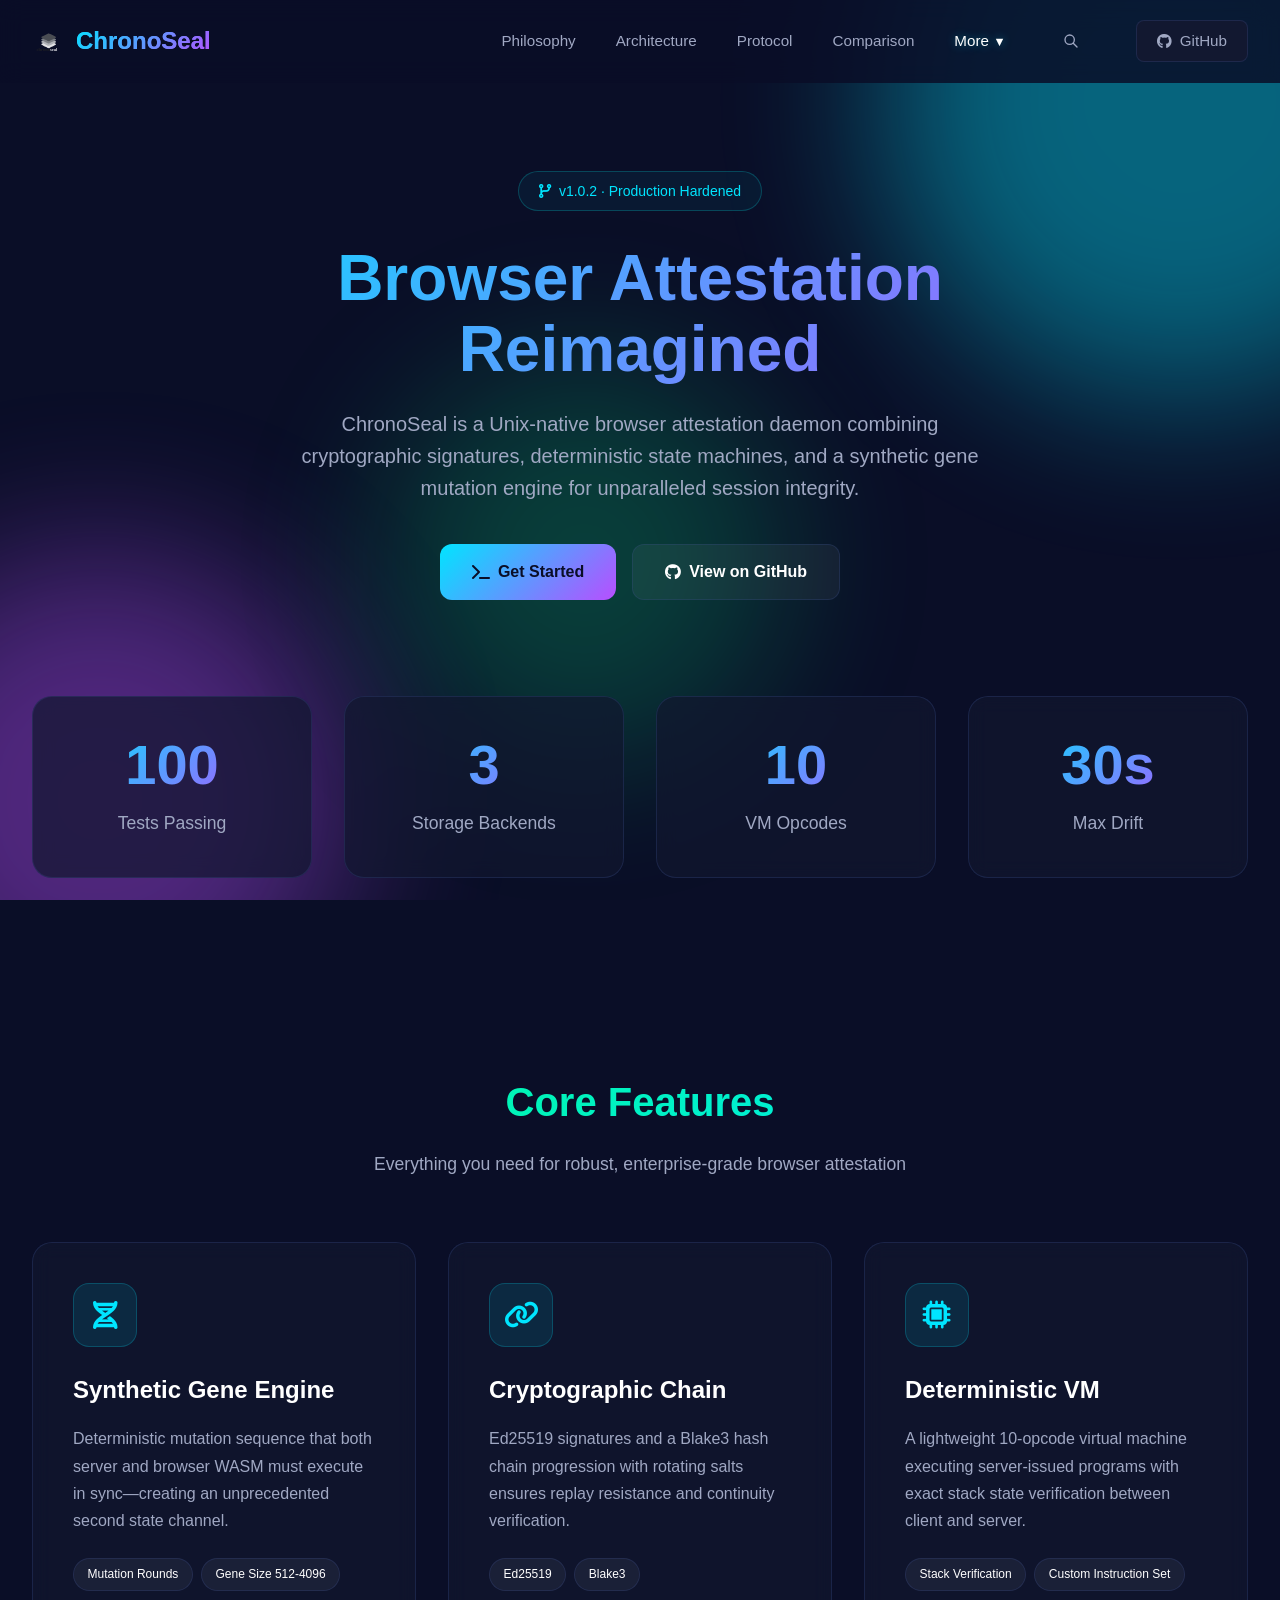
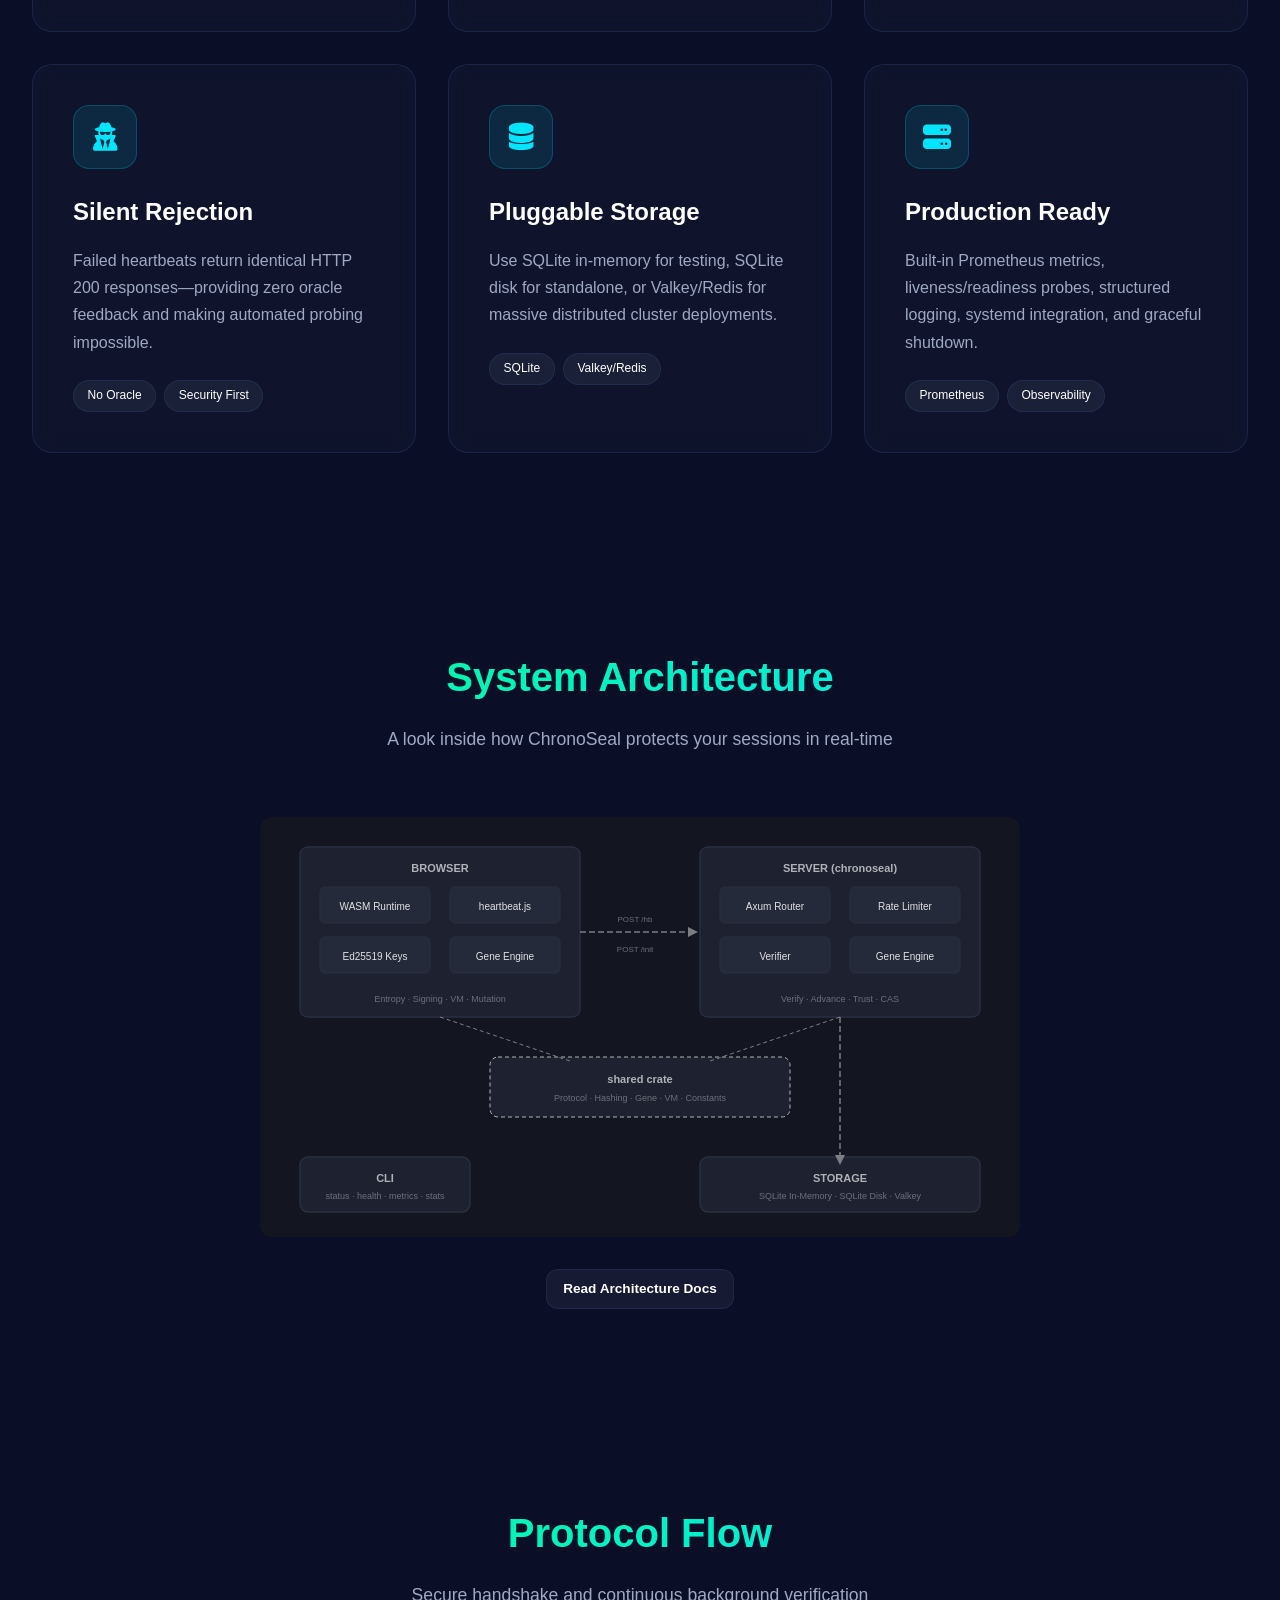
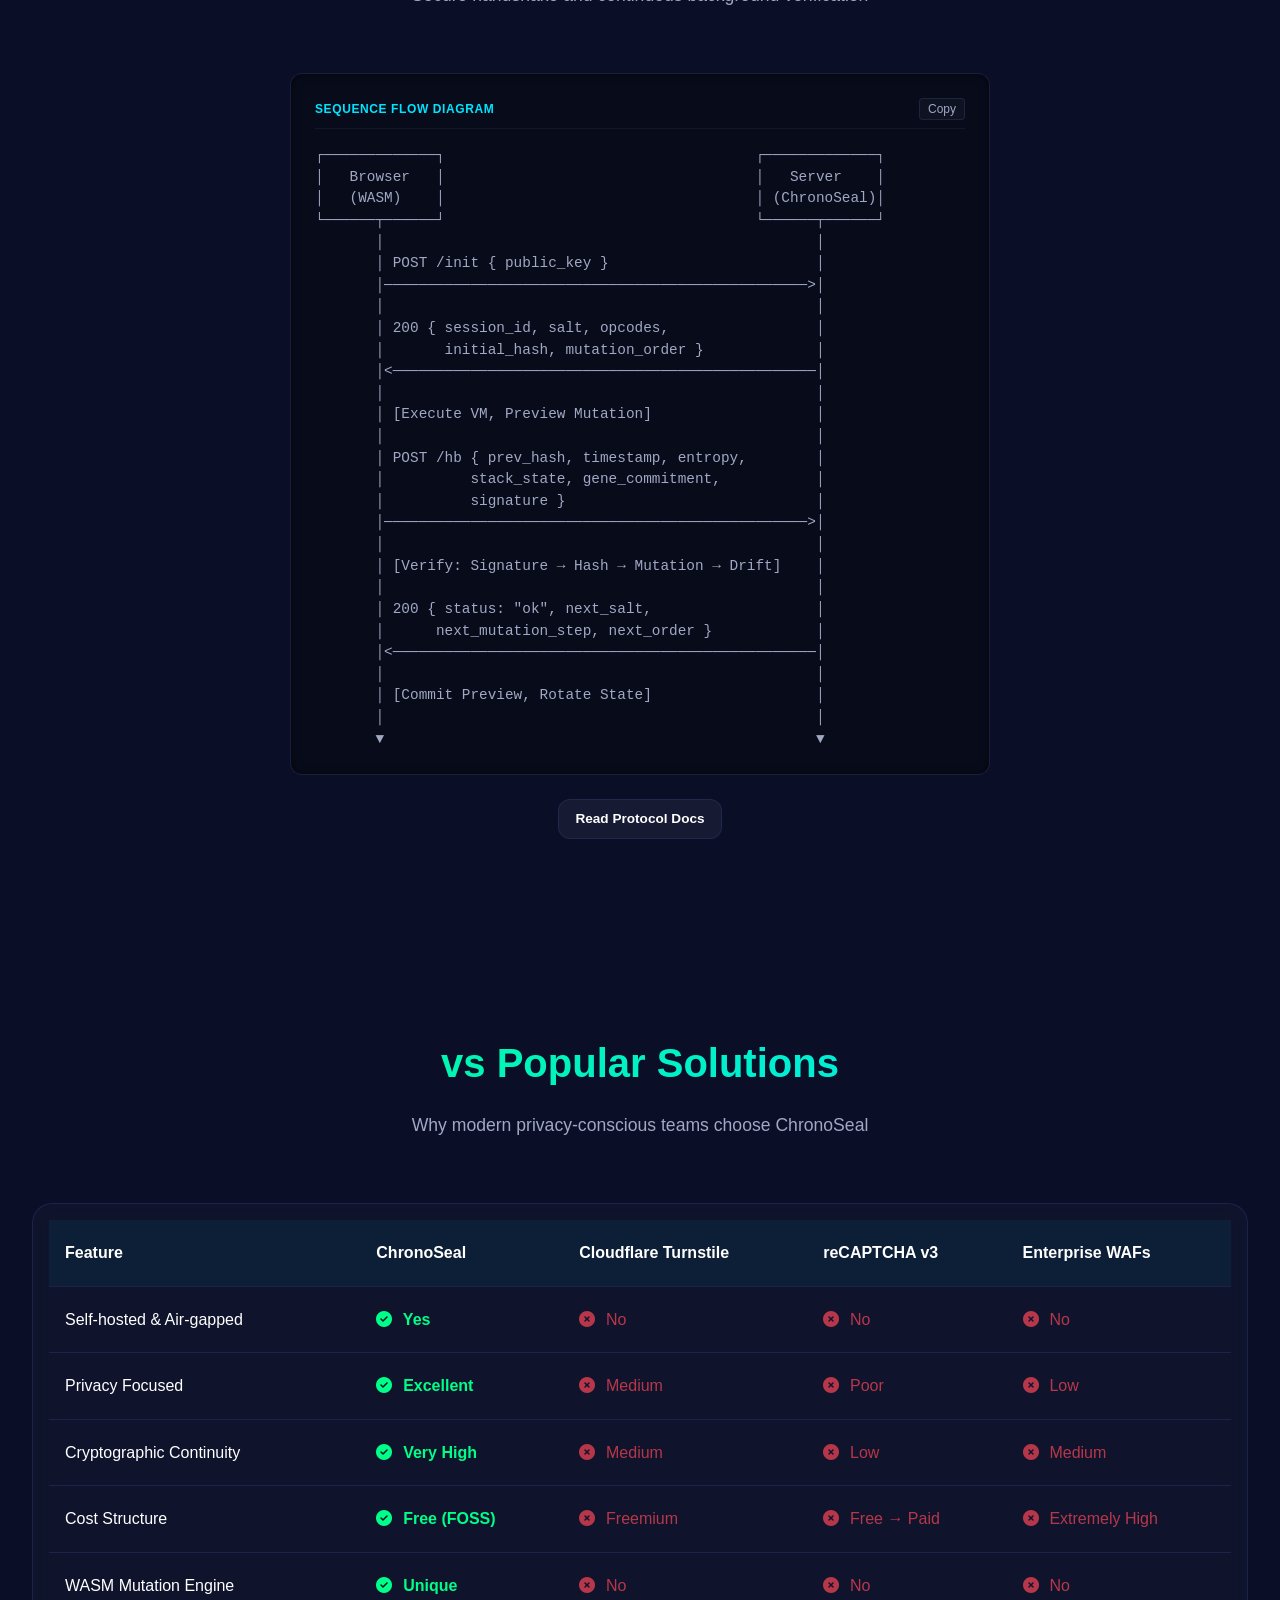
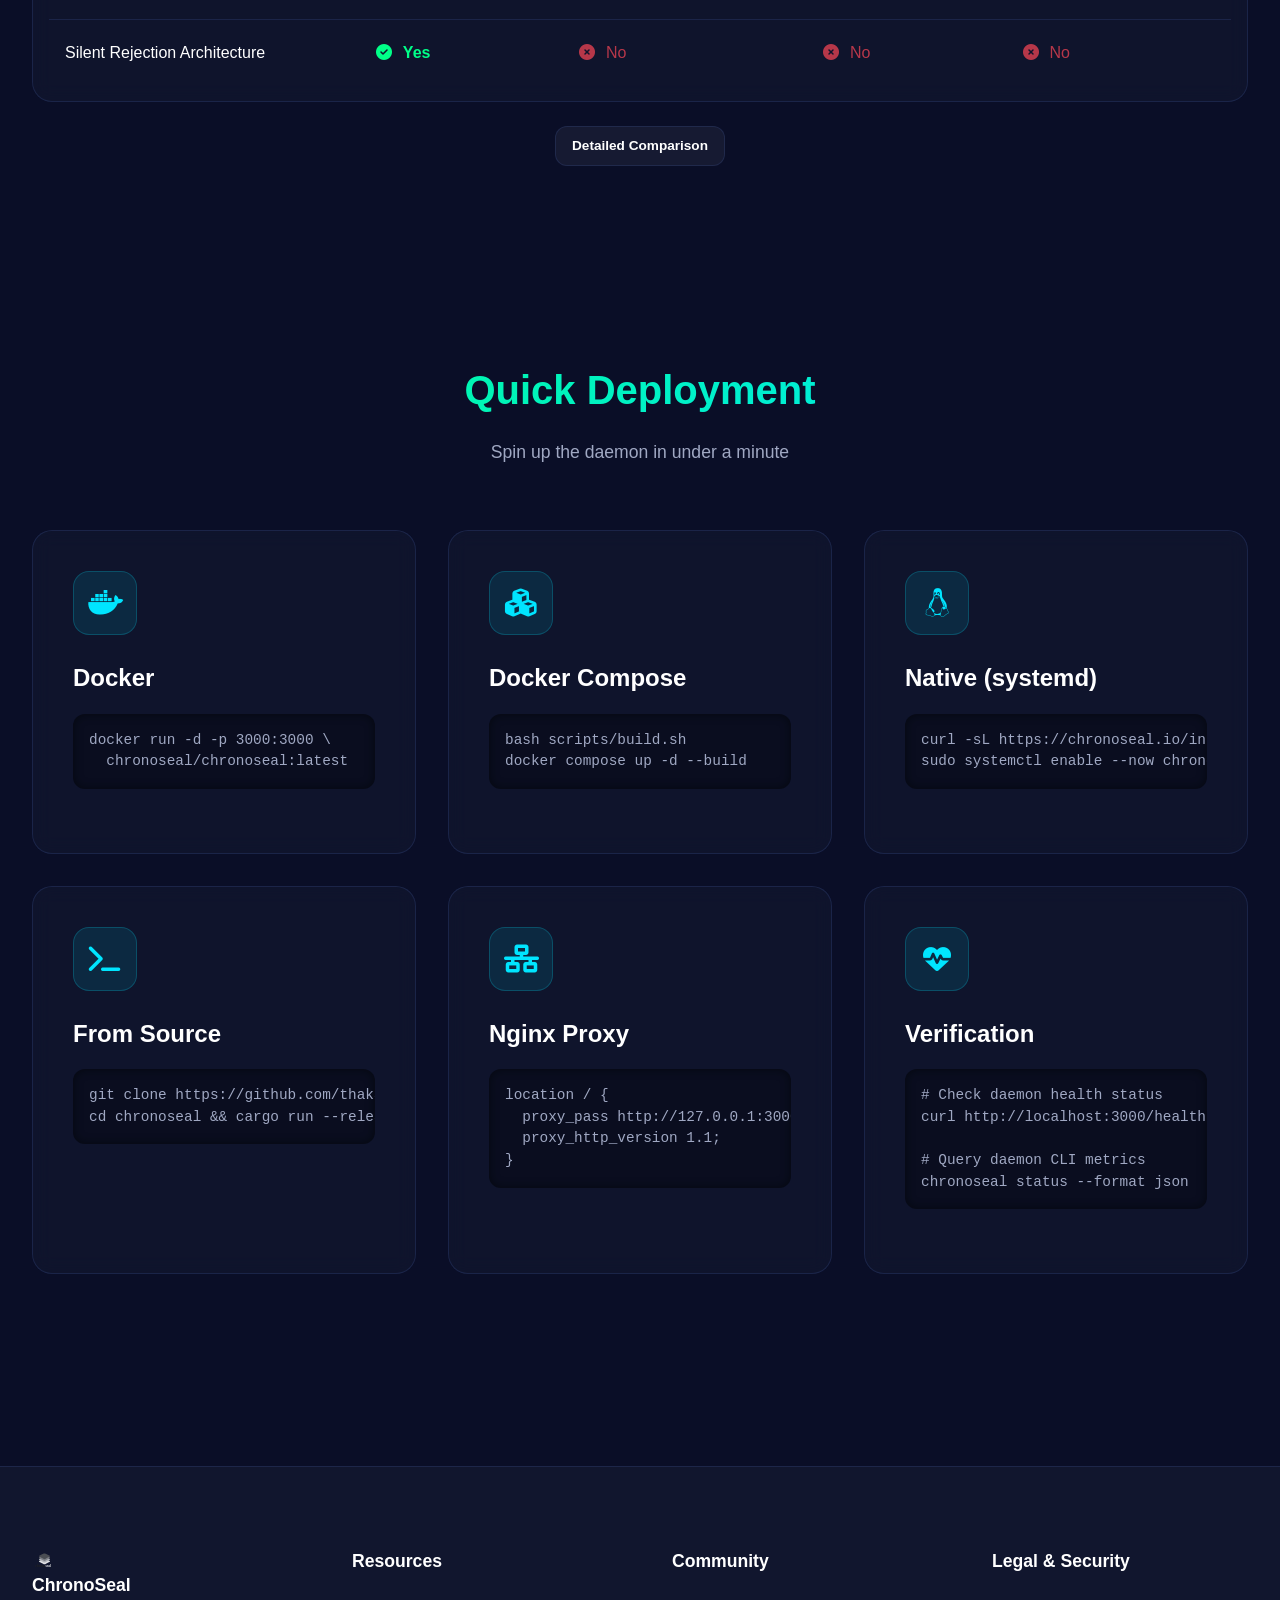
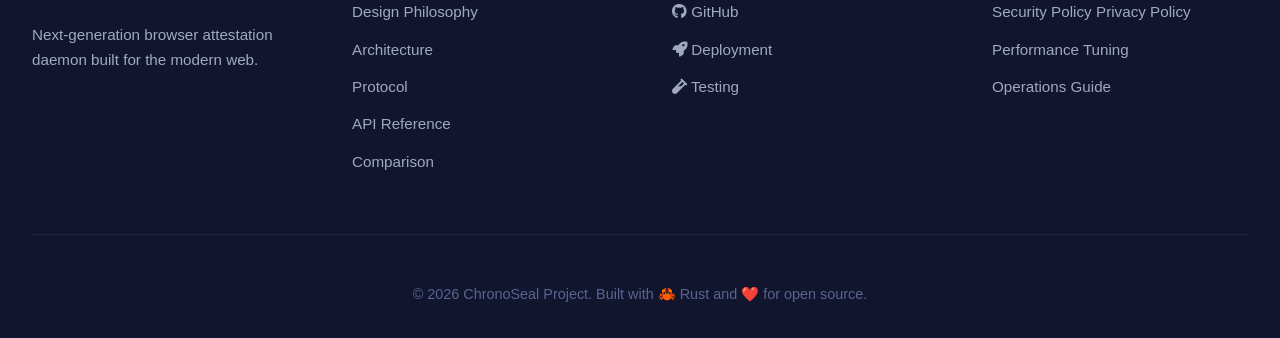
<file: www/index.html>
<!DOCTYPE html>
<html lang="en">
<head>
  <meta charset="UTF-8">
  <meta name="viewport" content="width=device-width, initial-scale=1.0, viewport-fit=cover">
  <title>ChronoSeal | Browser Attestation Daemon</title>
  <meta name="description" content="ChronoSeal is a Unix-native browser attestation daemon combining cryptographic signatures, deterministic state machines, and a synthetic gene mutation engine for session integrity.">
  <link rel="stylesheet" href="css/chronoseal.css">
  <link rel="stylesheet" href="css/print.css" media="print">
  <link rel="manifest" href="site.webmanifest">
  <link rel="icon" href="assets/logo.svg" type="image/svg+xml">
  
  <!-- Font Awesome for Icons -->
  <link rel="preconnect" href="https://cdnjs.cloudflare.com" crossorigin />
  <link rel="stylesheet" href="https://cdnjs.cloudflare.com/ajax/libs/font-awesome/6.4.0/css/all.min.css" 
        integrity="sha512-iecdLmaskl7CVkqkXNQ/ZH/XLlvWZOJyj7Yy7tcenmpD1ypASozpmT/E0iPtmFIB46ZmdtAc9eNBvH0H/ZpiBw==" 
        crossorigin="anonymous" 
        referrerpolicy="no-referrer" />
</head>
<body>

  <!-- Floating Background Spheres -->
  <div class="bg-animation">
    <div class="gradient-sphere sphere-1"></div>
    <div class="gradient-sphere sphere-2"></div>
    <div class="gradient-sphere sphere-3"></div>
  </div>

  <!-- Header / Navbar -->
  <nav class="navbar" id="navbar">
    <div class="nav-container">
      <a href="index.html" class="logo">
        <img class="logobar" src="assets/logo.svg" alt="ChronoSeal Logo">
        <span>ChronoSeal</span>
      </a>
      <div class="nav-links" id="navLinks">
        <a href="philosophy.html">Philosophy</a>
        <a href="architecture.html">Architecture</a>
        <a href="protocol.html">Protocol</a>
        <a href="comparison.html">Comparison</a>
        <div class="nav-dropdown">
          <a href="#" class="nav-link">More <small>▼</small></a>
          <div class="nav-dropdown-menu">
            <a href="api.html">API Reference</a>
            <a href="deployment.html">Deployment Guide</a>
            <a href="operations.html">Operations Guide</a>
            <a href="testing.html">Testing Strategy</a>
            <a href="performance.html">Performance Tuning</a>
            <a href="threat-model.html">Threat Model</a>
            <a href="security.html">Security Policy</a>
            <a href="privacy.html">Privacy Policy</a>
          </div>
        </div>
        <button class="btn btn-ghost btn-sm btn-icon search-trigger" aria-label="Search" onclick="ChronoSearch.open()">
          <svg fill="none" stroke="currentColor" stroke-width="2" viewBox="0 0 24 24" width="16" height="16"><path stroke-linecap="round" stroke-linejoin="round" d="M21 21l-6-6m2-5a7 7 0 11-14 0 7 7 0 0114 0z"></path></svg>
        </button>
        <a href="https://github.com/thakares/chronoseal-rs" class="github-btn" target="_blank" rel="noopener">
          <i class="fab fa-github"></i> GitHub
        </a>
      </div>
      <button class="nav-toggle" id="menuBtn" aria-label="Toggle Navigation">
        <i class="fas fa-bars"></i>
      </button>
    </div>
  </nav>

  <!-- Main Content -->
  <main class="main-content">
    
    <!-- Hero Section -->
    <section id="home" class="hero animate">
      <div class="hero-badge">
        <i class="fas fa-code-branch"></i> v1.0.2 · Production Hardened
      </div>
      <h1>Browser Attestation<br>Reimagined</h1>
      <p class="hero-subtitle">
        ChronoSeal is a Unix-native browser attestation daemon combining cryptographic signatures, 
        deterministic state machines, and a synthetic gene mutation engine for unparalleled session integrity.
      </p>
      <div class="hero-buttons">
        <a href="deployment.html" class="btn btn-primary">
          <i class="fas fa-terminal"></i> Get Started
        </a>
        <a href="https://github.com/thakares/chronoseal-rs" class="btn btn-secondary" target="_blank" rel="noopener">
          <i class="fab fa-github"></i> View on GitHub
        </a>
      </div>
    </section>

    <!-- Stats Grid -->
    <div class="stats-grid animate">
      <div class="stat-card">
        <div class="stat-number">100</div>
        <div class="stat-label">Tests Passing</div>
      </div>
      <div class="stat-card">
        <div class="stat-number">3</div>
        <div class="stat-label">Storage Backends</div>
      </div>
      <div class="stat-card">
        <div class="stat-number">10</div>
        <div class="stat-label">VM Opcodes</div>
      </div>
      <div class="stat-card">
        <div class="stat-number">30s</div>
        <div class="stat-label">Max Drift</div>
      </div>
    </div>

    <!-- Core Features Section -->
    <section id="features" class="section animate">
      <div class="section-header">
        <h2>Core Features</h2>
        <p>Everything you need for robust, enterprise-grade browser attestation</p>
      </div>
      <div class="cards-grid">
        <div class="card">
          <div class="card-icon"><i class="fas fa-dna"></i></div>
          <h3>Synthetic Gene Engine</h3>
          <p>Deterministic mutation sequence that both server and browser WASM must execute in sync—creating an unprecedented second state channel.</p>
          <div class="card-tags">
            <span class="tag">Mutation Rounds</span>
            <span class="tag">Gene Size 512-4096</span>
          </div>
        </div>
        <div class="card">
          <div class="card-icon"><i class="fas fa-link"></i></div>
          <h3>Cryptographic Chain</h3>
          <p>Ed25519 signatures and a Blake3 hash chain progression with rotating salts ensures replay resistance and continuity verification.</p>
          <div class="card-tags">
            <span class="tag">Ed25519</span>
            <span class="tag">Blake3</span>
          </div>
        </div>
        <div class="card">
          <div class="card-icon"><i class="fas fa-microchip"></i></div>
          <h3>Deterministic VM</h3>
          <p>A lightweight 10-opcode virtual machine executing server-issued programs with exact stack state verification between client and server.</p>
          <div class="card-tags">
            <span class="tag">Stack Verification</span>
            <span class="tag">Custom Instruction Set</span>
          </div>
        </div>
        <div class="card">
          <div class="card-icon"><i class="fas fa-user-secret"></i></div>
          <h3>Silent Rejection</h3>
          <p>Failed heartbeats return identical HTTP 200 responses—providing zero oracle feedback and making automated probing impossible.</p>
          <div class="card-tags">
            <span class="tag">No Oracle</span>
            <span class="tag">Security First</span>
          </div>
        </div>
        <div class="card">
          <div class="card-icon"><i class="fas fa-database"></i></div>
          <h3>Pluggable Storage</h3>
          <p>Use SQLite in-memory for testing, SQLite disk for standalone, or Valkey/Redis for massive distributed cluster deployments.</p>
          <div class="card-tags">
            <span class="tag">SQLite</span>
            <span class="tag">Valkey/Redis</span>
          </div>
        </div>
        <div class="card">
          <div class="card-icon"><i class="fas fa-server"></i></div>
          <h3>Production Ready</h3>
          <p>Built-in Prometheus metrics, liveness/readiness probes, structured logging, systemd integration, and graceful shutdown.</p>
          <div class="card-tags">
            <span class="tag">Prometheus</span>
            <span class="tag">Observability</span>
          </div>
        </div>
      </div>
    </section>

    <!-- Architecture Section -->
    <section id="architecture-sec" class="section animate">
      <div class="section-header">
        <h2>System Architecture</h2>
        <p>A look inside how ChronoSeal protects your sessions in real-time</p>
      </div>
      <div class="architecture-container">
        <!-- Inline diagram container dynamically drawn by diagrams.js -->
        <div id="diagram-architecture" class="arch-diagram"></div>
      </div>
      <div class="text-center" style="margin-top:24px">
        <a href="architecture.html" class="btn btn-secondary btn-sm">Read Architecture Docs</a>
      </div>
    </section>

    <!-- Protocol Section -->
    <section id="protocol-sec" class="section animate">
      <div class="section-header">
        <h2>Protocol Flow</h2>
        <p>Secure handshake and continuous background verification</p>
      </div>
      <div class="code-block code-block-center">
        <div class="code-header">
          <span class="code-lang">Sequence Flow Diagram</span>
          <button class="code-copy-btn">Copy</button>
        </div>
        <pre><code>┌─────────────┐                                    ┌─────────────┐
│   Browser   │                                    │   Server    │
│   (WASM)    │                                    │ (ChronoSeal)│
└──────┬──────┘                                    └──────┬──────┘
       │                                                  │
       │ POST /init { public_key }                        │
       │─────────────────────────────────────────────────>│
       │                                                  │
       │ 200 { session_id, salt, opcodes,                 │
       │       initial_hash, mutation_order }             │
       │<─────────────────────────────────────────────────│
       │                                                  │
       │ [Execute VM, Preview Mutation]                   │
       │                                                  │
       │ POST /hb { prev_hash, timestamp, entropy,        │
       │          stack_state, gene_commitment,           │
       │          signature }                             │
       │─────────────────────────────────────────────────>│
       │                                                  │
       │ [Verify: Signature → Hash → Mutation → Drift]    │
       │                                                  │
       │ 200 { status: "ok", next_salt,                   │
       │      next_mutation_step, next_order }            │
       │<─────────────────────────────────────────────────│
       │                                                  │
       │ [Commit Preview, Rotate State]                   │
       │                                                  │
       ▼                                                  ▼</code></pre>
      </div>
      <div class="text-center" style="margin-top:24px">
        <a href="protocol.html" class="btn btn-secondary btn-sm">Read Protocol Docs</a>
      </div>
    </section>

    <!-- Comparison Section -->
    <section id="comparison-sec" class="section animate">
      <div class="section-header">
        <h2>vs Popular Solutions</h2>
        <p>Why modern privacy-conscious teams choose ChronoSeal</p>
      </div>
      <div class="comparison-table-wrap">
        <table>
          <thead>
            <tr>
              <th>Feature</th>
              <th>ChronoSeal</th>
              <th>Cloudflare Turnstile</th>
              <th>reCAPTCHA v3</th>
              <th>Enterprise WAFs</th>
            </tr>
          </thead>
          <tbody>
            <tr>
              <td>Self-hosted &amp; Air-gapped</td>
              <td class="check"><i class="fas fa-check-circle"></i> Yes</td>
              <td class="times"><i class="fas fa-times-circle"></i> No</td>
              <td class="times"><i class="fas fa-times-circle"></i> No</td>
              <td class="times"><i class="fas fa-times-circle"></i> No</td>
            </tr>
            <tr>
              <td>Privacy Focused</td>
              <td class="check"><i class="fas fa-check-circle"></i> Excellent</td>
              <td class="times"><i class="fas fa-times-circle"></i> Medium</td>
              <td class="times"><i class="fas fa-times-circle"></i> Poor</td>
              <td class="times"><i class="fas fa-times-circle"></i> Low</td>
            </tr>
            <tr>
              <td>Cryptographic Continuity</td>
              <td class="check"><i class="fas fa-check-circle"></i> Very High</td>
              <td class="times"><i class="fas fa-times-circle"></i> Medium</td>
              <td class="times"><i class="fas fa-times-circle"></i> Low</td>
              <td class="times"><i class="fas fa-times-circle"></i> Medium</td>
            </tr>
            <tr>
              <td>Cost Structure</td>
              <td class="check"><i class="fas fa-check-circle"></i> Free (FOSS)</td>
              <td class="times"><i class="fas fa-times-circle"></i> Freemium</td>
              <td class="times"><i class="fas fa-times-circle"></i> Free → Paid</td>
              <td class="times"><i class="fas fa-times-circle"></i> Extremely High</td>
            </tr>
            <tr>
              <td>WASM Mutation Engine</td>
              <td class="check"><i class="fas fa-check-circle"></i> Unique</td>
              <td class="times"><i class="fas fa-times-circle"></i> No</td>
              <td class="times"><i class="fas fa-times-circle"></i> No</td>
              <td class="times"><i class="fas fa-times-circle"></i> No</td>
            </tr>
            <tr>
              <td>Silent Rejection Architecture</td>
              <td class="check"><i class="fas fa-check-circle"></i> Yes</td>
              <td class="times"><i class="fas fa-times-circle"></i> No</td>
              <td class="times"><i class="fas fa-times-circle"></i> No</td>
              <td class="times"><i class="fas fa-times-circle"></i> No</td>
            </tr>
          </tbody>
        </table>
      </div>
      <div class="text-center" style="margin-top:24px">
        <a href="comparison.html" class="btn btn-secondary btn-sm">Detailed Comparison</a>
      </div>
    </section>

    <!-- Quick Deployment Section -->
    <section id="deployment-sec" class="section animate">
      <div class="section-header">
        <h2>Quick Deployment</h2>
        <p>Spin up the daemon in under a minute</p>
      </div>
      <div class="cards-grid">
        <div class="card">
          <div class="card-icon"><i class="fab fa-docker"></i></div>
          <h3>Docker</h3>
          <div class="code-block" style="margin-top: 1rem; border: none; padding: 1rem; background: rgba(0,0,0,0.3);">
            <pre><code>docker run -d -p 3000:3000 \
  chronoseal/chronoseal:latest</code></pre>
          </div>
        </div>
        <div class="card">
          <div class="card-icon"><i class="fas fa-cubes"></i></div>
          <h3>Docker Compose</h3>
          <div class="code-block" style="margin-top: 1rem; border: none; padding: 1rem; background: rgba(0,0,0,0.3);">
            <pre><code>bash scripts/build.sh
docker compose up -d --build</code></pre>
          </div>
        </div>
        <div class="card">
          <div class="card-icon"><i class="fab fa-linux"></i></div>
          <h3>Native (systemd)</h3>
          <div class="code-block" style="margin-top: 1rem; border: none; padding: 1rem; background: rgba(0,0,0,0.3);">
            <pre><code>curl -sL https://chronoseal.io/install.sh | sudo bash
sudo systemctl enable --now chronoseal</code></pre>
          </div>
        </div>
        <div class="card">
          <div class="card-icon"><i class="fas fa-terminal"></i></div>
          <h3>From Source</h3>
          <div class="code-block" style="margin-top: 1rem; border: none; padding: 1rem; background: rgba(0,0,0,0.3);">
            <pre><code>git clone https://github.com/thakares/chronoseal-rs
cd chronoseal &amp;&amp; cargo run --release</code></pre>
          </div>
        </div>
        <div class="card">
          <div class="card-icon"><i class="fas fa-network-wired"></i></div>
          <h3>Nginx Proxy</h3>
          <div class="code-block" style="margin-top: 1rem; border: none; padding: 1rem; background: rgba(0,0,0,0.3);">
            <pre><code>location / {
  proxy_pass http://127.0.0.1:3000;
  proxy_http_version 1.1;
}</code></pre>
          </div>
        </div>
        <div class="card">
          <div class="card-icon"><i class="fas fa-heartbeat"></i></div>
          <h3>Verification</h3>
          <div class="code-block" style="margin-top: 1rem; border: none; padding: 1rem; background: rgba(0,0,0,0.3);">
            <pre><code># Check daemon health status
curl http://localhost:3000/health

# Query daemon CLI metrics
chronoseal status --format json</code></pre>
          </div>
        </div>
      </div>
    </section>

  </main>

  <!-- Footer -->
  <footer class="footer">
    <div class="footer-content">
      <div class="footer-section">
        <h4>
          <img class="logobar" src="assets/logo.svg" alt="ChronoSeal Logo" style="width: 24px; height: 24px; vertical-align: middle;"> ChronoSeal
        </h4>
        <p>Next-generation browser attestation daemon built for the modern web.</p>
      </div>
      <div class="footer-section">
        <h4>Resources</h4>
        <a href="philosophy.html">Design Philosophy</a><br/>
        <a href="architecture.html">Architecture</a><br/>
        <a href="protocol.html">Protocol</a><br/>
        <a href="api.html">API Reference</a><br/>
        <a href="comparison.html">Comparison</a>
      </div>
      <div class="footer-section">
        <h4>Community</h4>
        <a href="https://github.com/thakares/chronoseal-rs" target="_blank" rel="noopener"><i class="fab fa-github"></i> GitHub</a><br/>
        <a href="deployment.html"><i class="fas fa-rocket"></i> Deployment</a><br/>
        <a href="testing.html"><i class="fas fa-vial"></i> Testing</a><br/>
      </div>
      <div class="footer-section">
        <h4>Legal &amp; Security</h4>
        <a href="security.html">Security Policy</a>
        <a href="privacy.html">Privacy Policy</a>
        <a href="performance.html">Performance Tuning</a>
        <a href="operations.html">Operations Guide</a>
      </div>
    </div>
    <div class="footer-bottom">
      <p>&copy; 2026 ChronoSeal Project. Built with 🦀 Rust and ❤️ for open source.</p>
    </div>
  </footer>

  <!-- Search Overlay -->
  <div class="search-overlay">
    <div class="search-box">
      <div class="search-input-wrap">
        <svg fill="none" stroke="currentColor" stroke-width="2" viewBox="0 0 24 24"><path stroke-linecap="round" stroke-linejoin="round" d="M21 21l-6-6m2-5a7 7 0 11-14 0 7 7 0 0114 0z"></path></svg>
        <input type="text" class="search-input" placeholder="Search documentation... (Esc to close)">
        <span class="search-kbd">/</span>
      </div>
      <div class="search-results"></div>
    </div>
  </div>

  <!-- Back to top -->
  <a href="#" class="back-to-top" aria-label="Back to top">▲</a>

  <!-- JS Scripts -->
  <script src="js/search.js"></script>
  <script src="js/app.js"></script>
  <script src="js/pwa.js"></script>
  <script src="js/diagrams.js"></script>
</body>
</html>
</file>
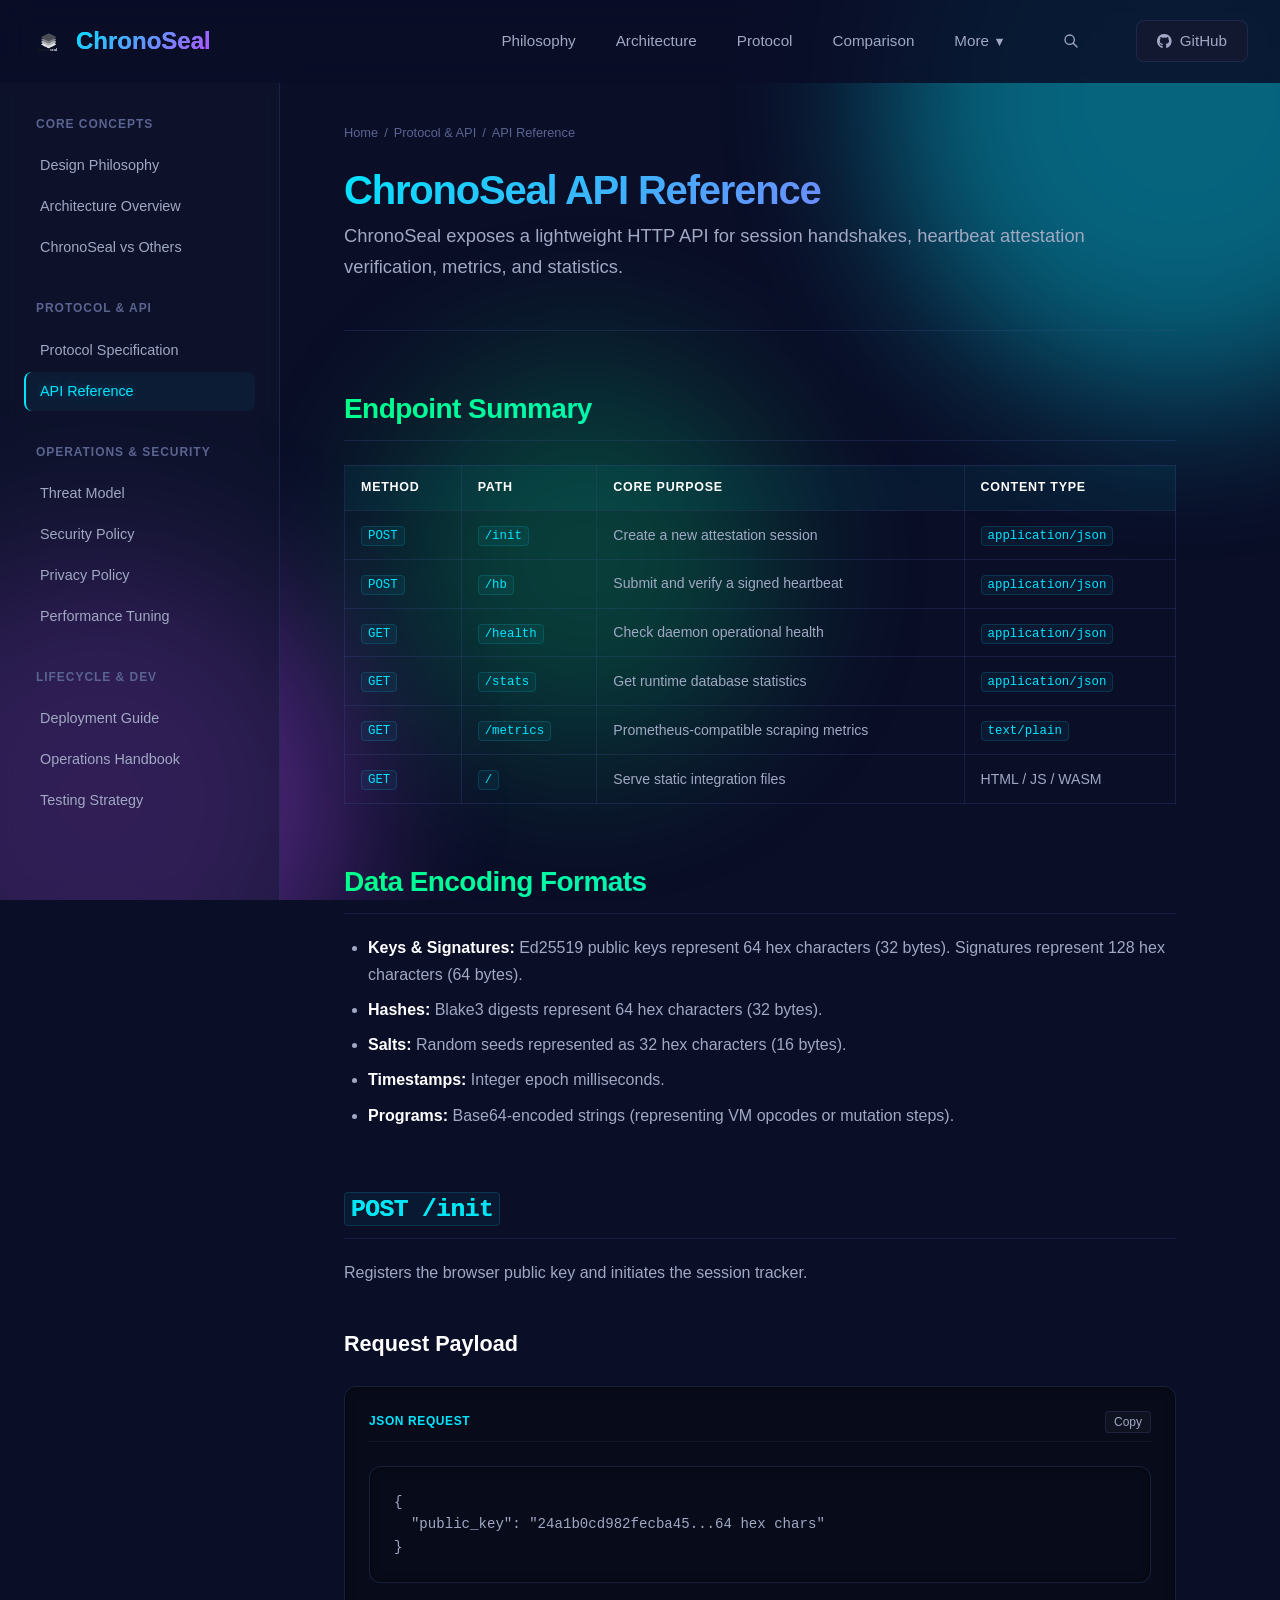
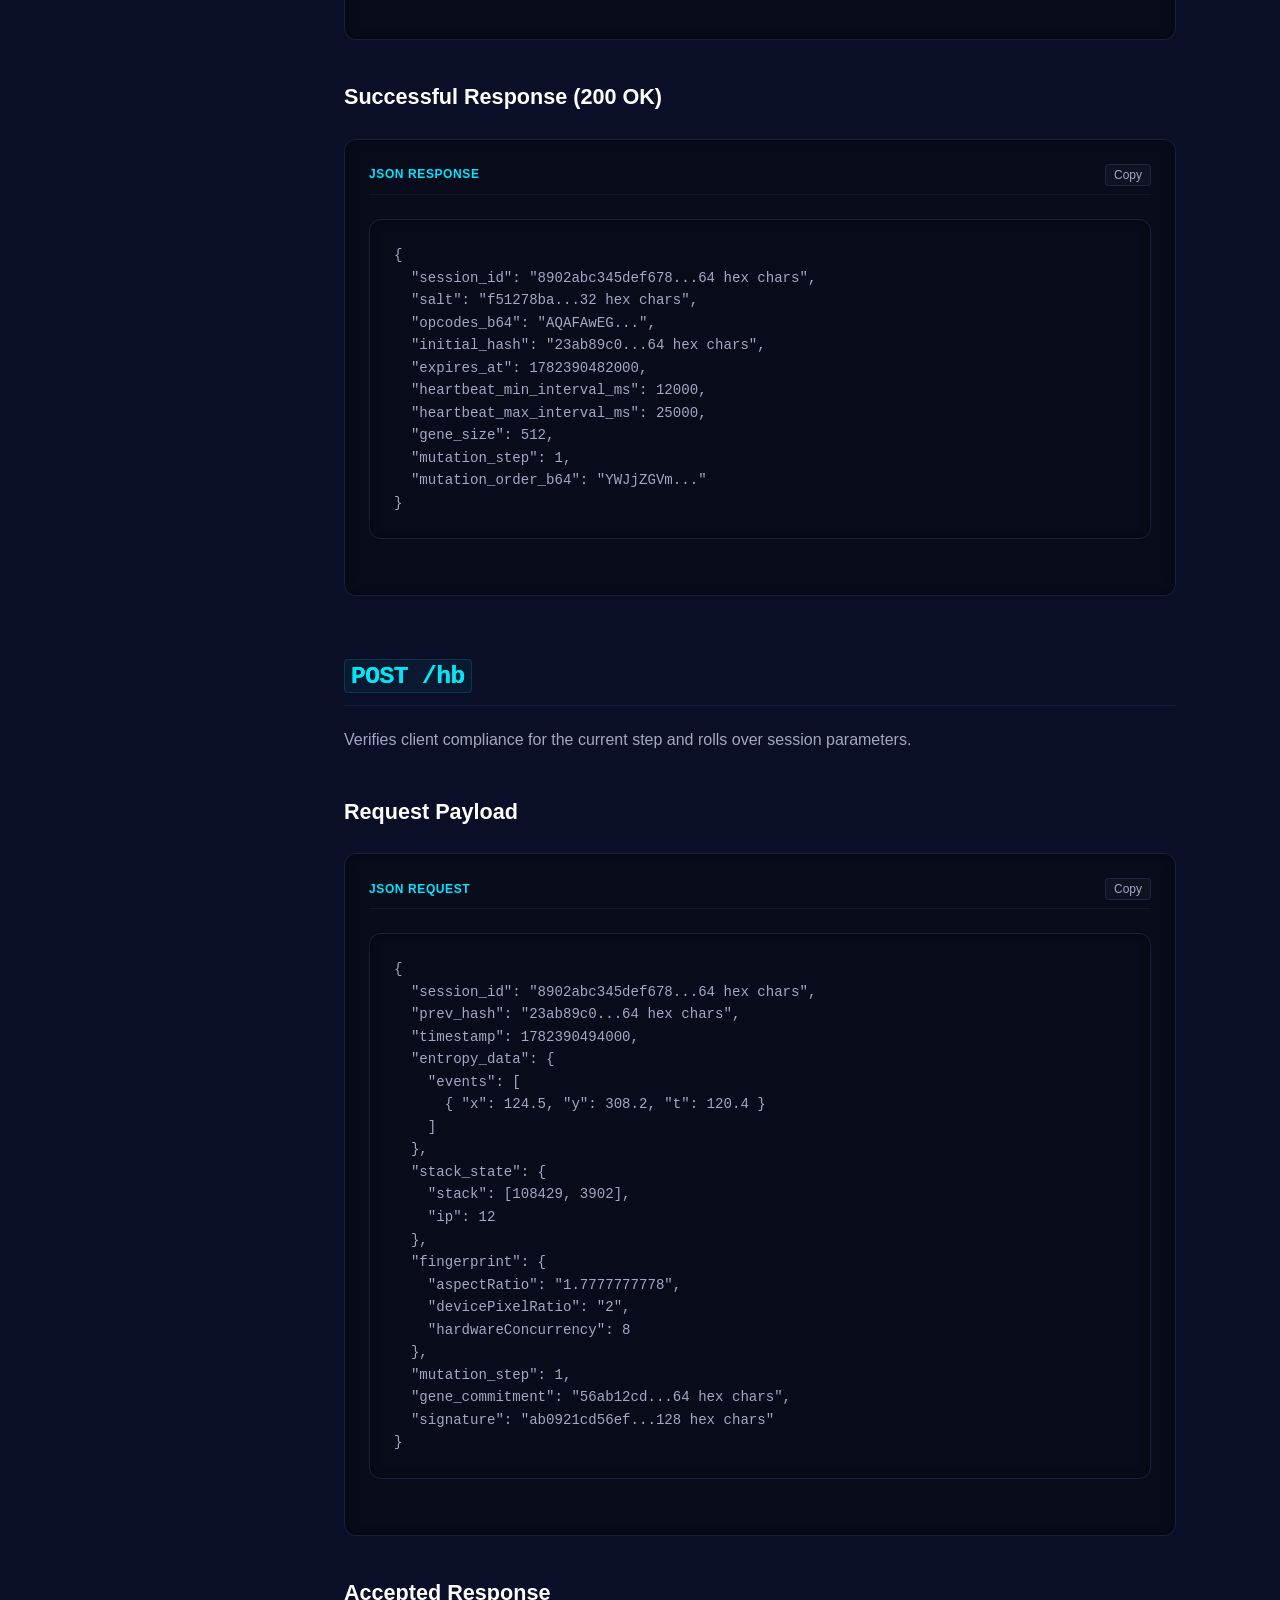
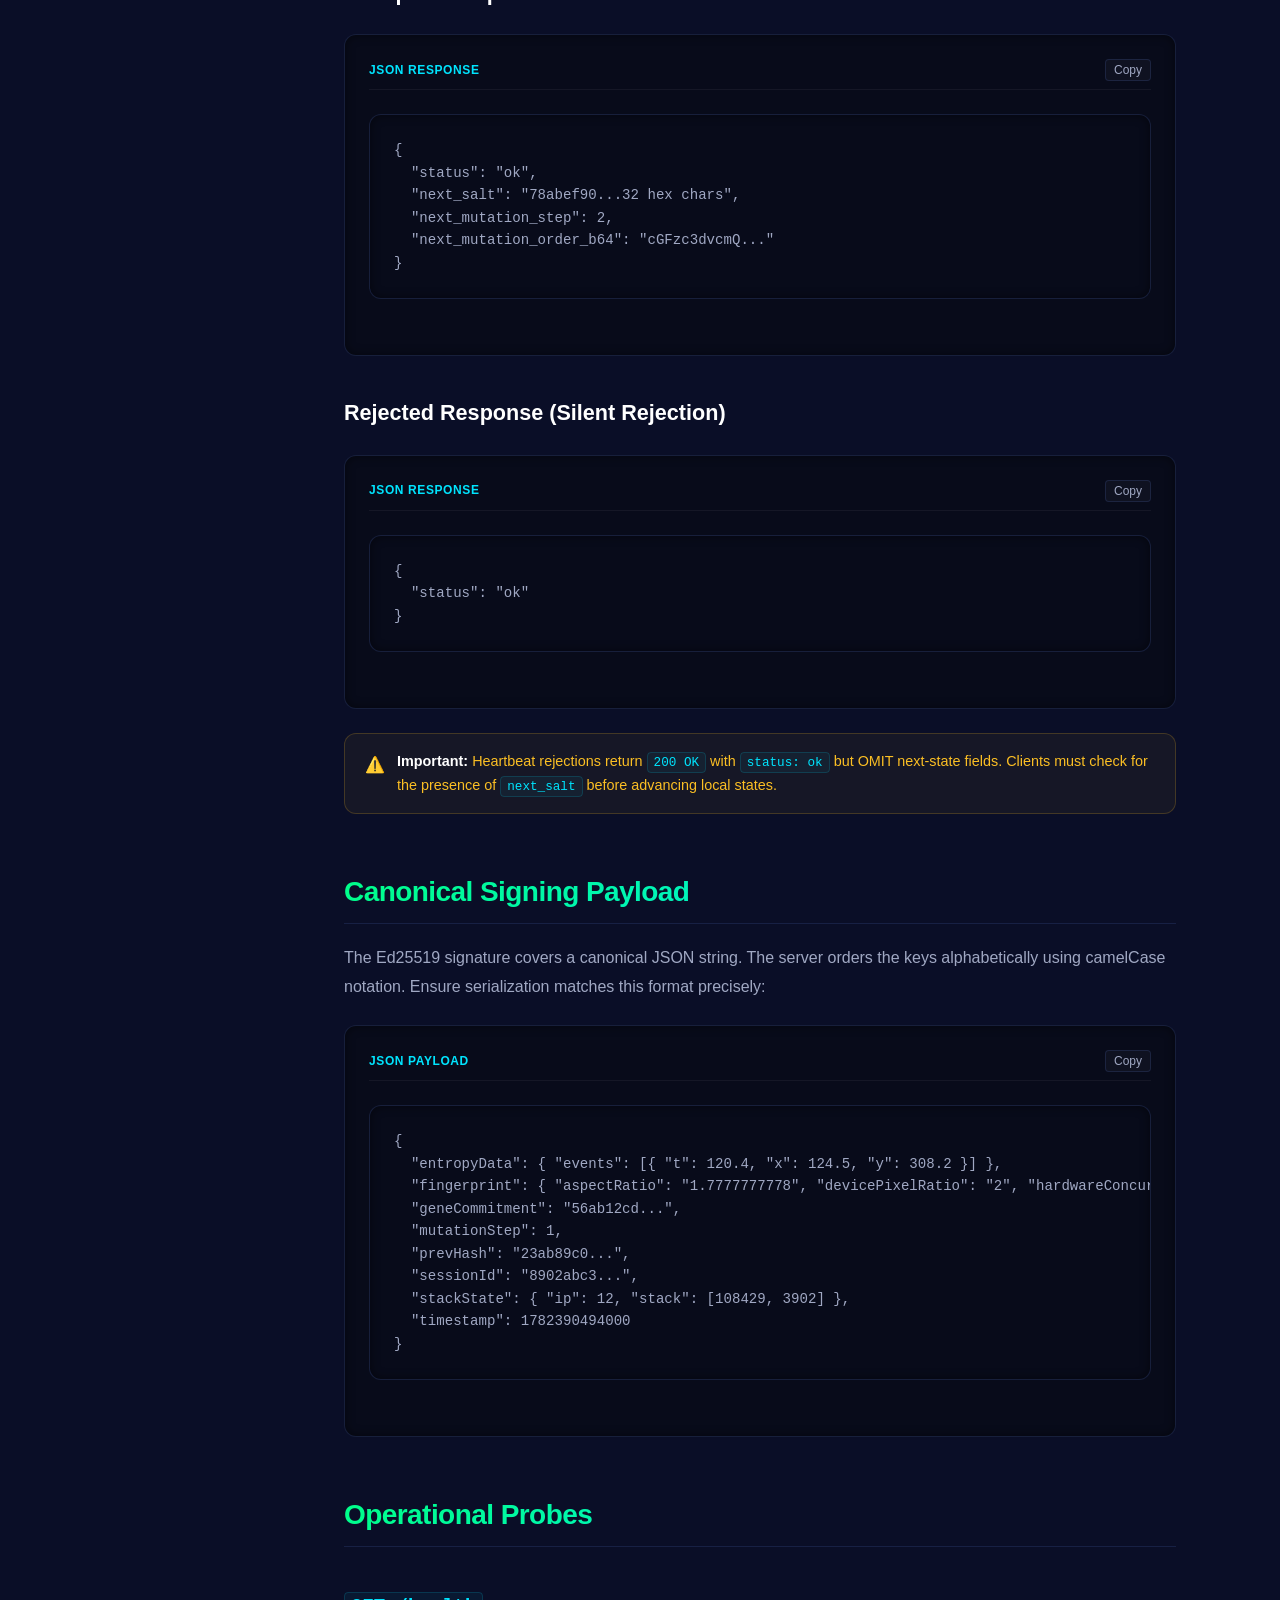
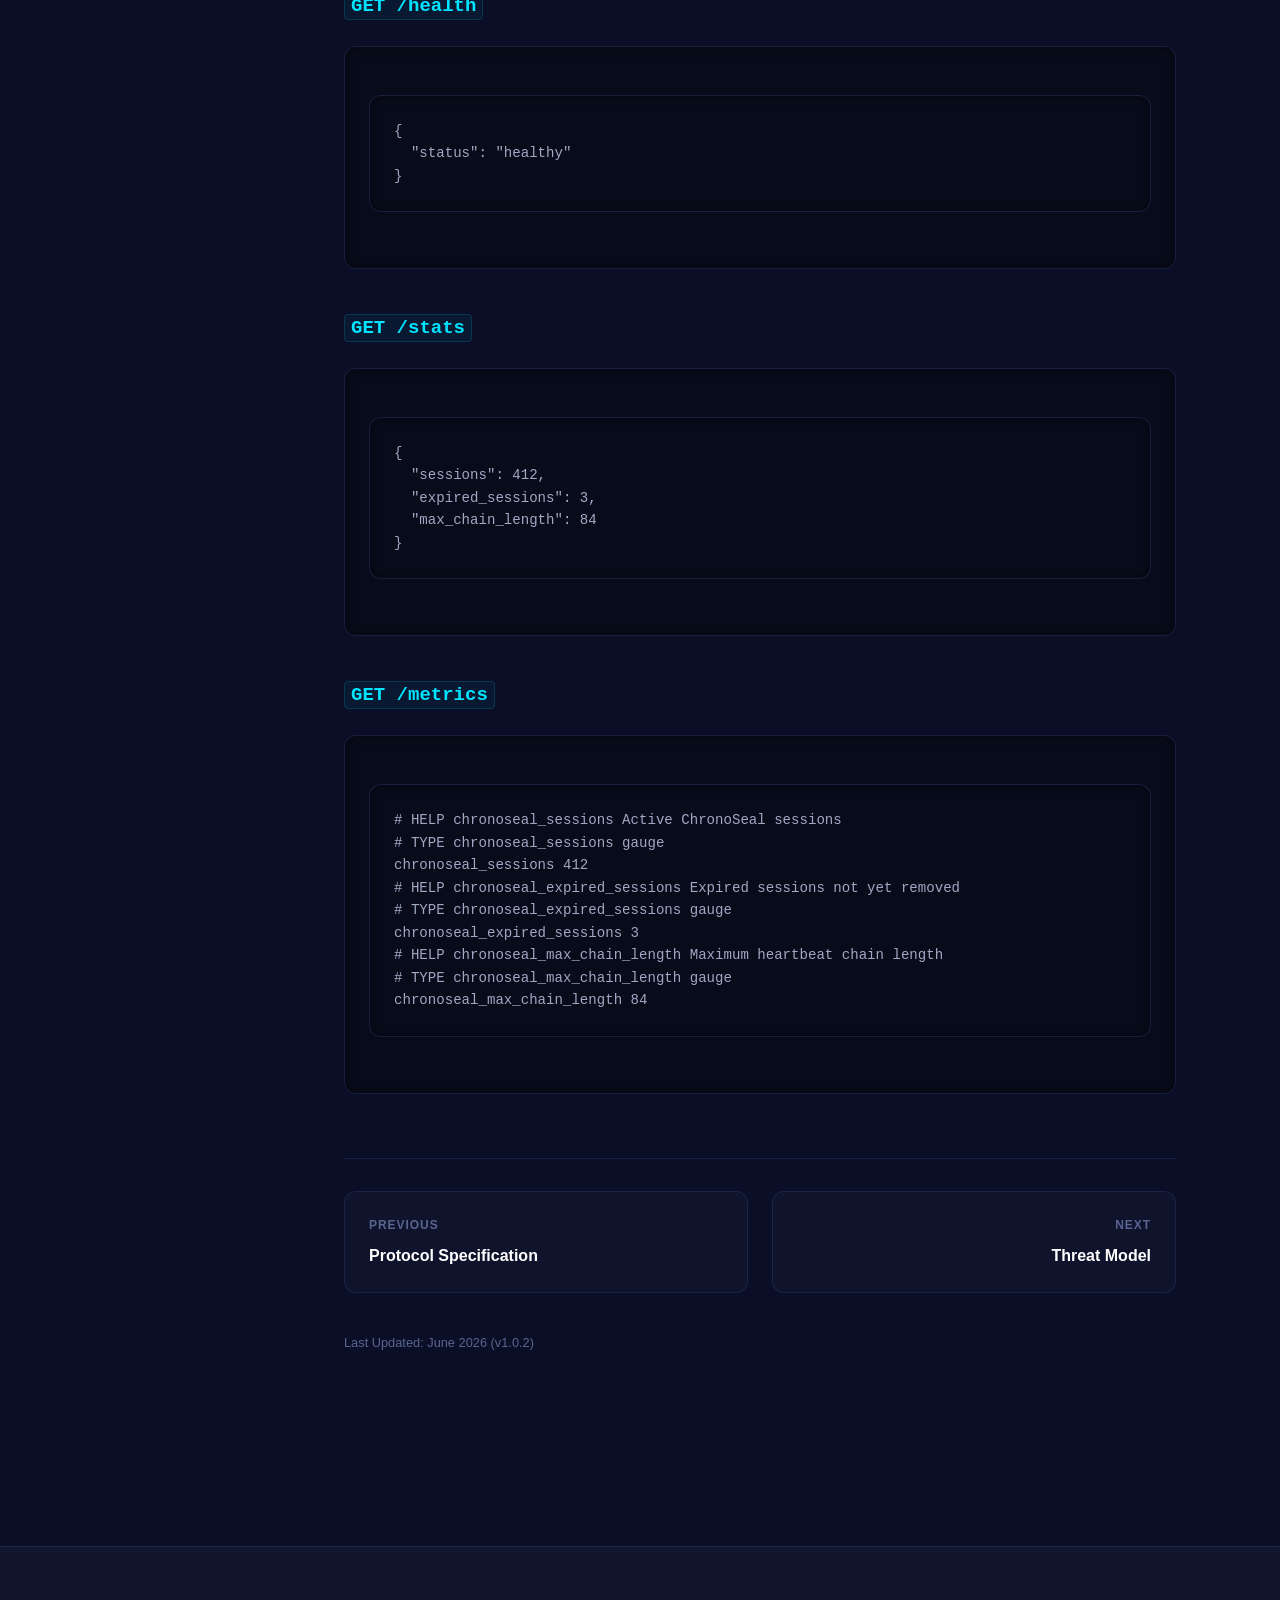
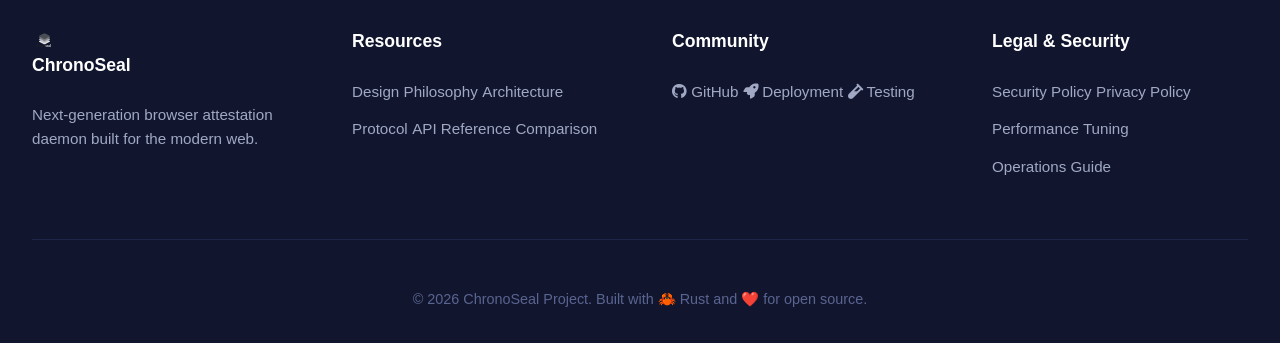
<file: www/api.html>
<!DOCTYPE html>
<html lang="en">
<head>
  <meta charset="UTF-8">
  <meta name="viewport" content="width=device-width, initial-scale=1.0, viewport-fit=cover">
  <title>API Reference | ChronoSeal Documentation</title>
  <meta name="description" content="ChronoSeal HTTP API Reference, documenting endpoints, JSON request-response shapes, and WASM exports.">
  <link rel="stylesheet" href="css/chronoseal.css">
  <link rel="stylesheet" href="css/docs.css">
  <link rel="stylesheet" href="css/print.css" media="print">
  <link rel="manifest" href="site.webmanifest">
  <link rel="icon" href="assets/logo.svg" type="image/svg+xml">
  
  <!-- Font Awesome for Icons -->
  <link rel="preconnect" href="https://cdnjs.cloudflare.com" crossorigin />
  <link rel="stylesheet" href="https://cdnjs.cloudflare.com/ajax/libs/font-awesome/6.4.0/css/all.min.css" 
        integrity="sha512-iecdLmaskl7CVkqkXNQ/ZH/XLlvWZOJyj7Yy7tcenmpD1ypASozpmT/E0iPtmFIB46ZmdtAc9eNBvH0H/ZpiBw==" 
        crossorigin="anonymous" 
        referrerpolicy="no-referrer" />
</head>
<body>

  <!-- Floating Background Spheres -->
  <div class="bg-animation">
    <div class="gradient-sphere sphere-1"></div>
    <div class="gradient-sphere sphere-2"></div>
    <div class="gradient-sphere sphere-3"></div>
  </div>

  <!-- Header / Navbar -->
  <nav class="navbar" id="navbar">
    <div class="nav-container">
      <a href="index.html" class="logo">
        <img class="logobar" src="assets/logo.svg" alt="ChronoSeal Logo">
        <span>ChronoSeal</span>
      </a>
      <div class="nav-links" id="navLinks">
        <a href="philosophy.html">Philosophy</a>
        <a href="architecture.html">Architecture</a>
        <a href="protocol.html">Protocol</a>
        <a href="comparison.html">Comparison</a>
        <div class="nav-dropdown">
          <a href="#" class="nav-link">More <small>▼</small></a>
          <div class="nav-dropdown-menu">
            <a href="api.html" class="active">API Reference</a>
            <a href="deployment.html">Deployment Guide</a>
            <a href="operations.html">Operations Guide</a>
            <a href="testing.html">Testing Strategy</a>
            <a href="performance.html">Performance Tuning</a>
            <a href="threat-model.html">Threat Model</a>
            <a href="security.html">Security Policy</a>
            <a href="privacy.html">Privacy Policy</a>
          </div>
        </div>
        <button class="btn btn-ghost btn-sm btn-icon search-trigger" aria-label="Search" onclick="ChronoSearch.open()">
          <svg fill="none" stroke="currentColor" stroke-width="2" viewBox="0 0 24 24" width="16" height="16"><path stroke-linecap="round" stroke-linejoin="round" d="M21 21l-6-6m2-5a7 7 0 11-14 0 7 7 0 0114 0z"></path></svg>
        </button>
        <a href="https://github.com/thakares/chronoseal-rs" class="github-btn" target="_blank" rel="noopener">
          <i class="fab fa-github"></i> GitHub
        </a>
      </div>
      <button class="nav-toggle" id="menuBtn" aria-label="Toggle Navigation">
        <i class="fas fa-bars"></i>
      </button>
    </div>
  </nav>

  <!-- Doc Page Shell -->
  <div class="doc-page">
    <div class="doc-layout">
      
      <!-- Sidebar -->
      <aside class="doc-sidebar">
        <button class="doc-sidebar-toggle">
          <i class="fas fa-bars"></i> Sidebar Menu
        </button>
        <div class="doc-nav-group">
          <div class="doc-nav-label">Core Concepts</div>
          <a href="philosophy.html" class="doc-nav-item">Design Philosophy</a>
          <a href="architecture.html" class="doc-nav-item">Architecture Overview</a>
          <a href="comparison.html" class="doc-nav-item">ChronoSeal vs Others</a>
        </div>
        <div class="doc-nav-group">
          <div class="doc-nav-label">Protocol &amp; API</div>
          <a href="protocol.html" class="doc-nav-item">Protocol Specification</a>
          <a href="api.html" class="doc-nav-item active">API Reference</a>
        </div>
        <div class="doc-nav-group">
          <div class="doc-nav-label">Operations &amp; Security</div>
          <a href="threat-model.html" class="doc-nav-item">Threat Model</a>
          <a href="security.html" class="doc-nav-item">Security Policy</a>
          <a href="privacy.html" class="doc-nav-item">Privacy Policy</a>
          <a href="performance.html" class="doc-nav-item">Performance Tuning</a>
        </div>
        <div class="doc-nav-group">
          <div class="doc-nav-label">Lifecycle &amp; Dev</div>
          <a href="deployment.html" class="doc-nav-item">Deployment Guide</a>
          <a href="operations.html" class="doc-nav-item">Operations Handbook</a>
          <a href="testing.html" class="doc-nav-item">Testing Strategy</a>
        </div>
      </aside>

      <!-- Main Content Area -->
      <main class="doc-main">
        <nav class="doc-breadcrumb" aria-label="Breadcrumb">
          <a href="index.html">Home</a>
          <span class="sep">/</span>
          <a href="#">Protocol &amp; API</a>
          <span class="sep">/</span>
          <span>API Reference</span>
        </nav>
        
        <article class="doc-content">
          <h1>ChronoSeal API Reference</h1>
          <p class="doc-subtitle">ChronoSeal exposes a lightweight HTTP API for session handshakes, heartbeat attestation verification, metrics, and statistics.</p>
          
          <hr>

          <h2>Endpoint Summary</h2>
          <table>
            <thead>
              <tr>
                <th>Method</th>
                <th>Path</th>
                <th>Core Purpose</th>
                <th>Content Type</th>
              </tr>
            </thead>
            <tbody>
              <tr>
                <td><code>POST</code></td>
                <td><code>/init</code></td>
                <td>Create a new attestation session</td>
                <td><code>application/json</code></td>
              </tr>
              <tr>
                <td><code>POST</code></td>
                <td><code>/hb</code></td>
                <td>Submit and verify a signed heartbeat</td>
                <td><code>application/json</code></td>
              </tr>
              <tr>
                <td><code>GET</code></td>
                <td><code>/health</code></td>
                <td>Check daemon operational health</td>
                <td><code>application/json</code></td>
              </tr>
              <tr>
                <td><code>GET</code></td>
                <td><code>/stats</code></td>
                <td>Get runtime database statistics</td>
                <td><code>application/json</code></td>
              </tr>
              <tr>
                <td><code>GET</code></td>
                <td><code>/metrics</code></td>
                <td>Prometheus-compatible scraping metrics</td>
                <td><code>text/plain</code></td>
              </tr>
              <tr>
                <td><code>GET</code></td>
                <td><code>/</code></td>
                <td>Serve static integration files</td>
                <td>HTML / JS / WASM</td>
              </tr>
            </tbody>
          </table>

          <h2>Data Encoding Formats</h2>
          <ul>
            <li><strong>Keys &amp; Signatures:</strong> Ed25519 public keys represent 64 hex characters (32 bytes). Signatures represent 128 hex characters (64 bytes).</li>
            <li><strong>Hashes:</strong> Blake3 digests represent 64 hex characters (32 bytes).</li>
            <li><strong>Salts:</strong> Random seeds represented as 32 hex characters (16 bytes).</li>
            <li><strong>Timestamps:</strong> Integer epoch milliseconds.</li>
            <li><strong>Programs:</strong> Base64-encoded strings (representing VM opcodes or mutation steps).</li>
          </ul>

          <h2><code>POST /init</code></h2>
          <p>Registers the browser public key and initiates the session tracker.</p>
          
          <h3>Request Payload</h3>
          <div class="code-block">
            <div class="code-header">
              <span class="code-lang">JSON Request</span>
              <button class="code-copy-btn">Copy</button>
            </div>
            <pre><code>{
  "public_key": "24a1b0cd982fecba45...64 hex chars"
}</code></pre>
          </div>

          <h3>Successful Response (200 OK)</h3>
          <div class="code-block">
            <div class="code-header">
              <span class="code-lang">JSON Response</span>
              <button class="code-copy-btn">Copy</button>
            </div>
            <pre><code>{
  "session_id": "8902abc345def678...64 hex chars",
  "salt": "f51278ba...32 hex chars",
  "opcodes_b64": "AQAFAwEG...",
  "initial_hash": "23ab89c0...64 hex chars",
  "expires_at": 1782390482000,
  "heartbeat_min_interval_ms": 12000,
  "heartbeat_max_interval_ms": 25000,
  "gene_size": 512,
  "mutation_step": 1,
  "mutation_order_b64": "YWJjZGVm..."
}</code></pre>
          </div>

          <h2><code>POST /hb</code></h2>
          <p>Verifies client compliance for the current step and rolls over session parameters.</p>

          <h3>Request Payload</h3>
          <div class="code-block">
            <div class="code-header">
              <span class="code-lang">JSON Request</span>
              <button class="code-copy-btn">Copy</button>
            </div>
            <pre><code>{
  "session_id": "8902abc345def678...64 hex chars",
  "prev_hash": "23ab89c0...64 hex chars",
  "timestamp": 1782390494000,
  "entropy_data": {
    "events": [
      { "x": 124.5, "y": 308.2, "t": 120.4 }
    ]
  },
  "stack_state": {
    "stack": [108429, 3902],
    "ip": 12
  },
  "fingerprint": {
    "aspectRatio": "1.7777777778",
    "devicePixelRatio": "2",
    "hardwareConcurrency": 8
  },
  "mutation_step": 1,
  "gene_commitment": "56ab12cd...64 hex chars",
  "signature": "ab0921cd56ef...128 hex chars"
}</code></pre>
          </div>

          <h3>Accepted Response</h3>
          <div class="code-block">
            <div class="code-header">
              <span class="code-lang">JSON Response</span>
              <button class="code-copy-btn">Copy</button>
            </div>
            <pre><code>{
  "status": "ok",
  "next_salt": "78abef90...32 hex chars",
  "next_mutation_step": 2,
  "next_mutation_order_b64": "cGFzc3dvcmQ..."
}</code></pre>
          </div>

          <h3>Rejected Response (Silent Rejection)</h3>
          <div class="code-block">
            <div class="code-header">
              <span class="code-lang">JSON Response</span>
              <button class="code-copy-btn">Copy</button>
            </div>
            <pre><code>{
  "status": "ok"
}</code></pre>
          </div>

          <div class="doc-alert doc-alert--warn">
            <div class="doc-alert-icon">⚠️</div>
            <div class="doc-alert-body">
              <strong>Important:</strong> Heartbeat rejections return <code>200 OK</code> with <code>status: ok</code> but OMIT next-state fields. Clients must check for the presence of <code>next_salt</code> before advancing local states.
            </div>
          </div>

          <h2>Canonical Signing Payload</h2>
          <p>The Ed25519 signature covers a canonical JSON string. The server orders the keys alphabetically using camelCase notation. Ensure serialization matches this format precisely:</p>
          <div class="code-block">
            <div class="code-header">
              <span class="code-lang">JSON Payload</span>
              <button class="code-copy-btn">Copy</button>
            </div>
            <pre><code>{
  "entropyData": { "events": [{ "t": 120.4, "x": 124.5, "y": 308.2 }] },
  "fingerprint": { "aspectRatio": "1.7777777778", "devicePixelRatio": "2", "hardwareConcurrency": 8 },
  "geneCommitment": "56ab12cd...",
  "mutationStep": 1,
  "prevHash": "23ab89c0...",
  "sessionId": "8902abc3...",
  "stackState": { "ip": 12, "stack": [108429, 3902] },
  "timestamp": 1782390494000
}</code></pre>
          </div>

          <h2>Operational Probes</h2>

          <h3><code>GET /health</code></h3>
          <div class="code-block">
            <pre><code>{
  "status": "healthy"
}</code></pre>
          </div>

          <h3><code>GET /stats</code></h3>
          <div class="code-block">
            <pre><code>{
  "sessions": 412,
  "expired_sessions": 3,
  "max_chain_length": 84
}</code></pre>
          </div>

          <h3><code>GET /metrics</code></h3>
          <div class="code-block">
            <pre><code># HELP chronoseal_sessions Active ChronoSeal sessions
# TYPE chronoseal_sessions gauge
chronoseal_sessions 412
# HELP chronoseal_expired_sessions Expired sessions not yet removed
# TYPE chronoseal_expired_sessions gauge
chronoseal_expired_sessions 3
# HELP chronoseal_max_chain_length Maximum heartbeat chain length
# TYPE chronoseal_max_chain_length gauge
chronoseal_max_chain_length 84</code></pre>
          </div>
        </article>

        <!-- Pager -->
        <nav class="doc-pager" aria-label="Doc navigation Pager">
          <a href="protocol.html" class="doc-pager-link">
            <div class="doc-pager-label">Previous</div>
            <div class="doc-pager-title">Protocol Specification</div>
          </a>
          <a href="threat-model.html" class="doc-pager-link doc-pager-link--next">
            <div class="doc-pager-label">Next</div>
            <div class="doc-pager-title">Threat Model</div>
          </a>
        </nav>

        <div class="doc-meta">
          Last Updated: June 2026 (v1.0.2)
        </div>
      </main>

    </div>
  </div>

  <!-- Footer -->
  <footer class="footer">
    <div class="footer-content">
      <div class="footer-section">
        <h4>
          <img class="logobar" src="assets/logo.svg" alt="ChronoSeal Logo" style="width: 24px; height: 24px; vertical-align: middle;"> ChronoSeal
        </h4>
        <p>Next-generation browser attestation daemon built for the modern web.</p>
      </div>
      <div class="footer-section">
        <h4>Resources</h4>
        <a href="philosophy.html">Design Philosophy</a>
        <a href="architecture.html">Architecture</a>
        <a href="protocol.html">Protocol</a>
        <a href="api.html">API Reference</a>
        <a href="comparison.html">Comparison</a>
      </div>
      <div class="footer-section">
        <h4>Community</h4>
        <a href="https://github.com/thakares/chronoseal-rs" target="_blank" rel="noopener"><i class="fab fa-github"></i> GitHub</a>
        <a href="deployment.html"><i class="fas fa-rocket"></i> Deployment</a>
        <a href="testing.html"><i class="fas fa-vial"></i> Testing</a>
      </div>
      <div class="footer-section">
        <h4>Legal &amp; Security</h4>
        <a href="security.html">Security Policy</a>
        <a href="privacy.html">Privacy Policy</a>
        <a href="performance.html">Performance Tuning</a>
        <a href="operations.html">Operations Guide</a>
      </div>
    </div>
    <div class="footer-bottom">
      <p>&copy; 2026 ChronoSeal Project. Built with 🦀 Rust and ❤️ for open source.</p>
    </div>
  </footer>

  <!-- Search Overlay -->
  <div class="search-overlay">
    <div class="search-box">
      <div class="search-input-wrap">
        <svg fill="none" stroke="currentColor" stroke-width="2" viewBox="0 0 24 24"><path stroke-linecap="round" stroke-linejoin="round" d="M21 21l-6-6m2-5a7 7 0 11-14 0 7 7 0 0114 0z"></path></svg>
        <input type="text" class="search-input" placeholder="Search documentation... (Esc to close)">
        <span class="search-kbd">/</span>
      </div>
      <div class="search-results"></div>
    </div>
  </div>

  <!-- Back to top -->
  <a href="#" class="back-to-top" aria-label="Back to top">▲</a>

  <!-- JS Scripts -->
  <script src="js/search.js"></script>
  <script src="js/app.js"></script>
</body>
</html>
</file>
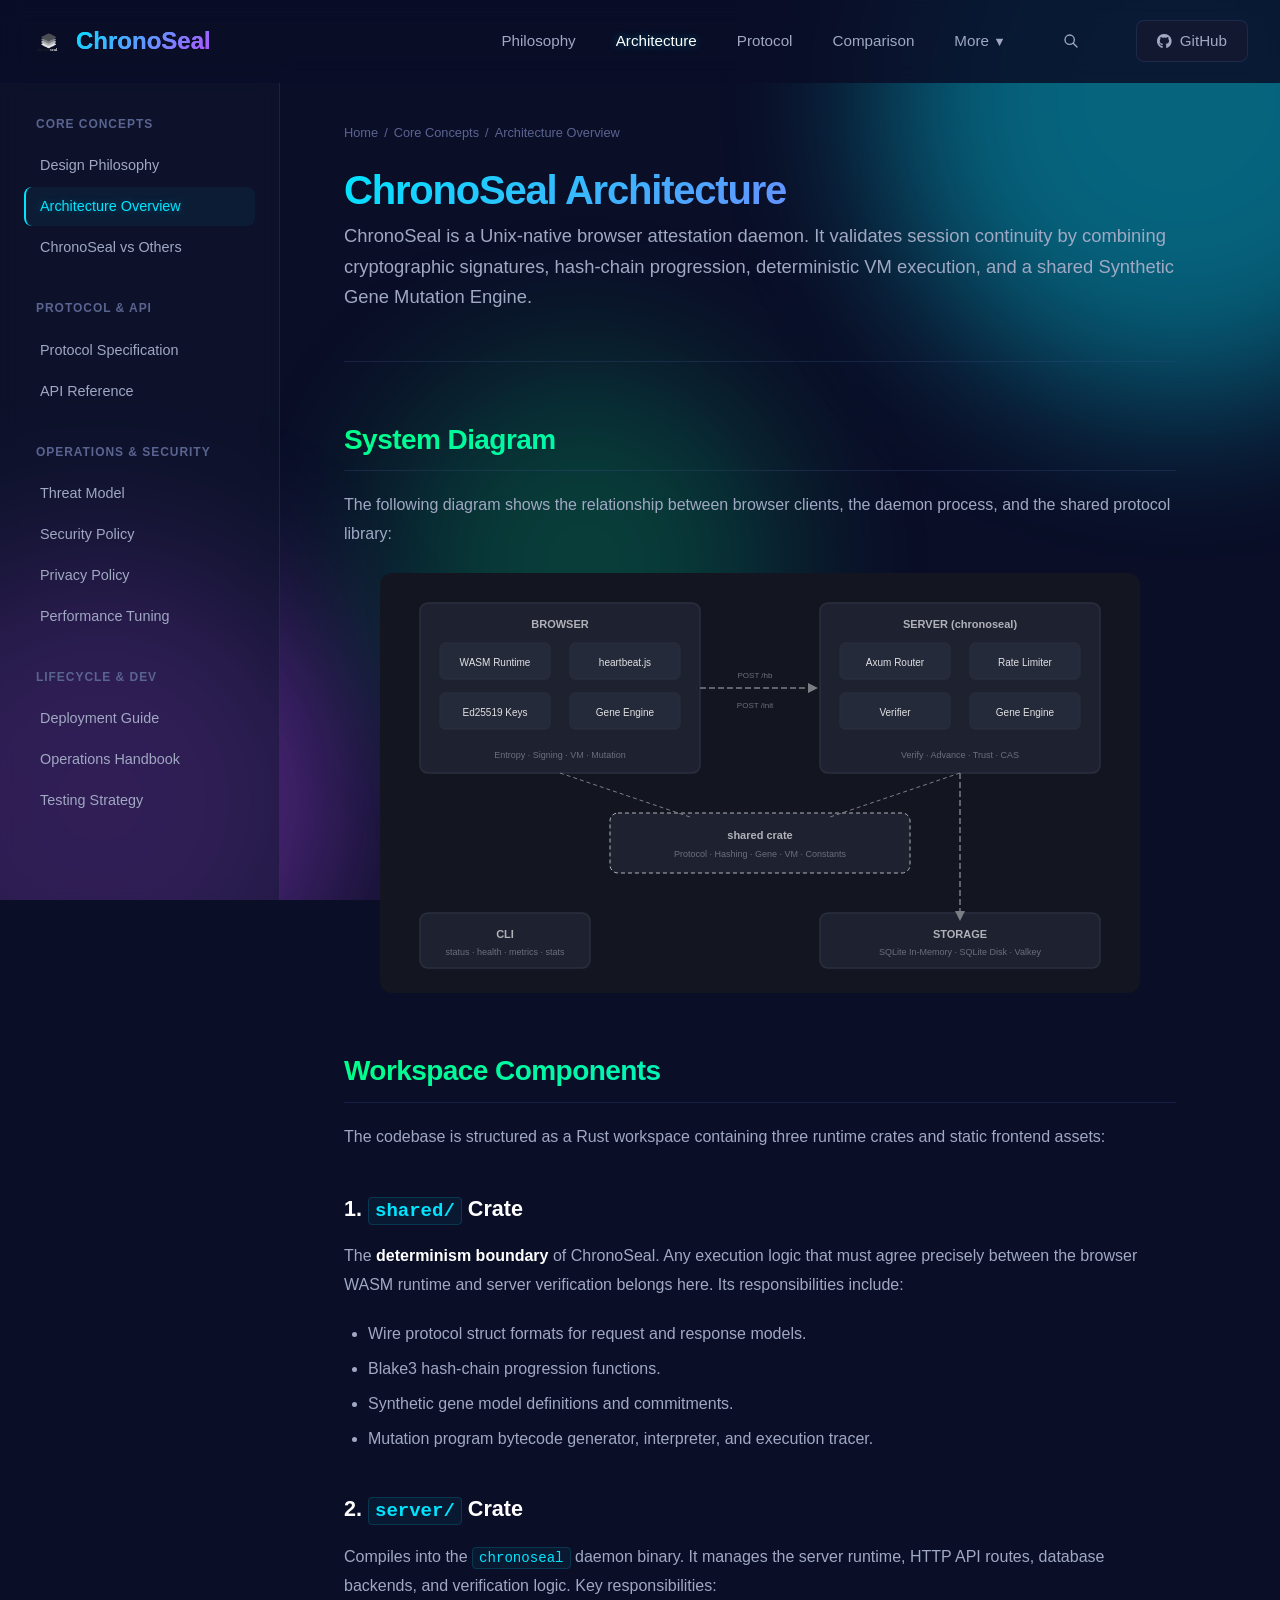
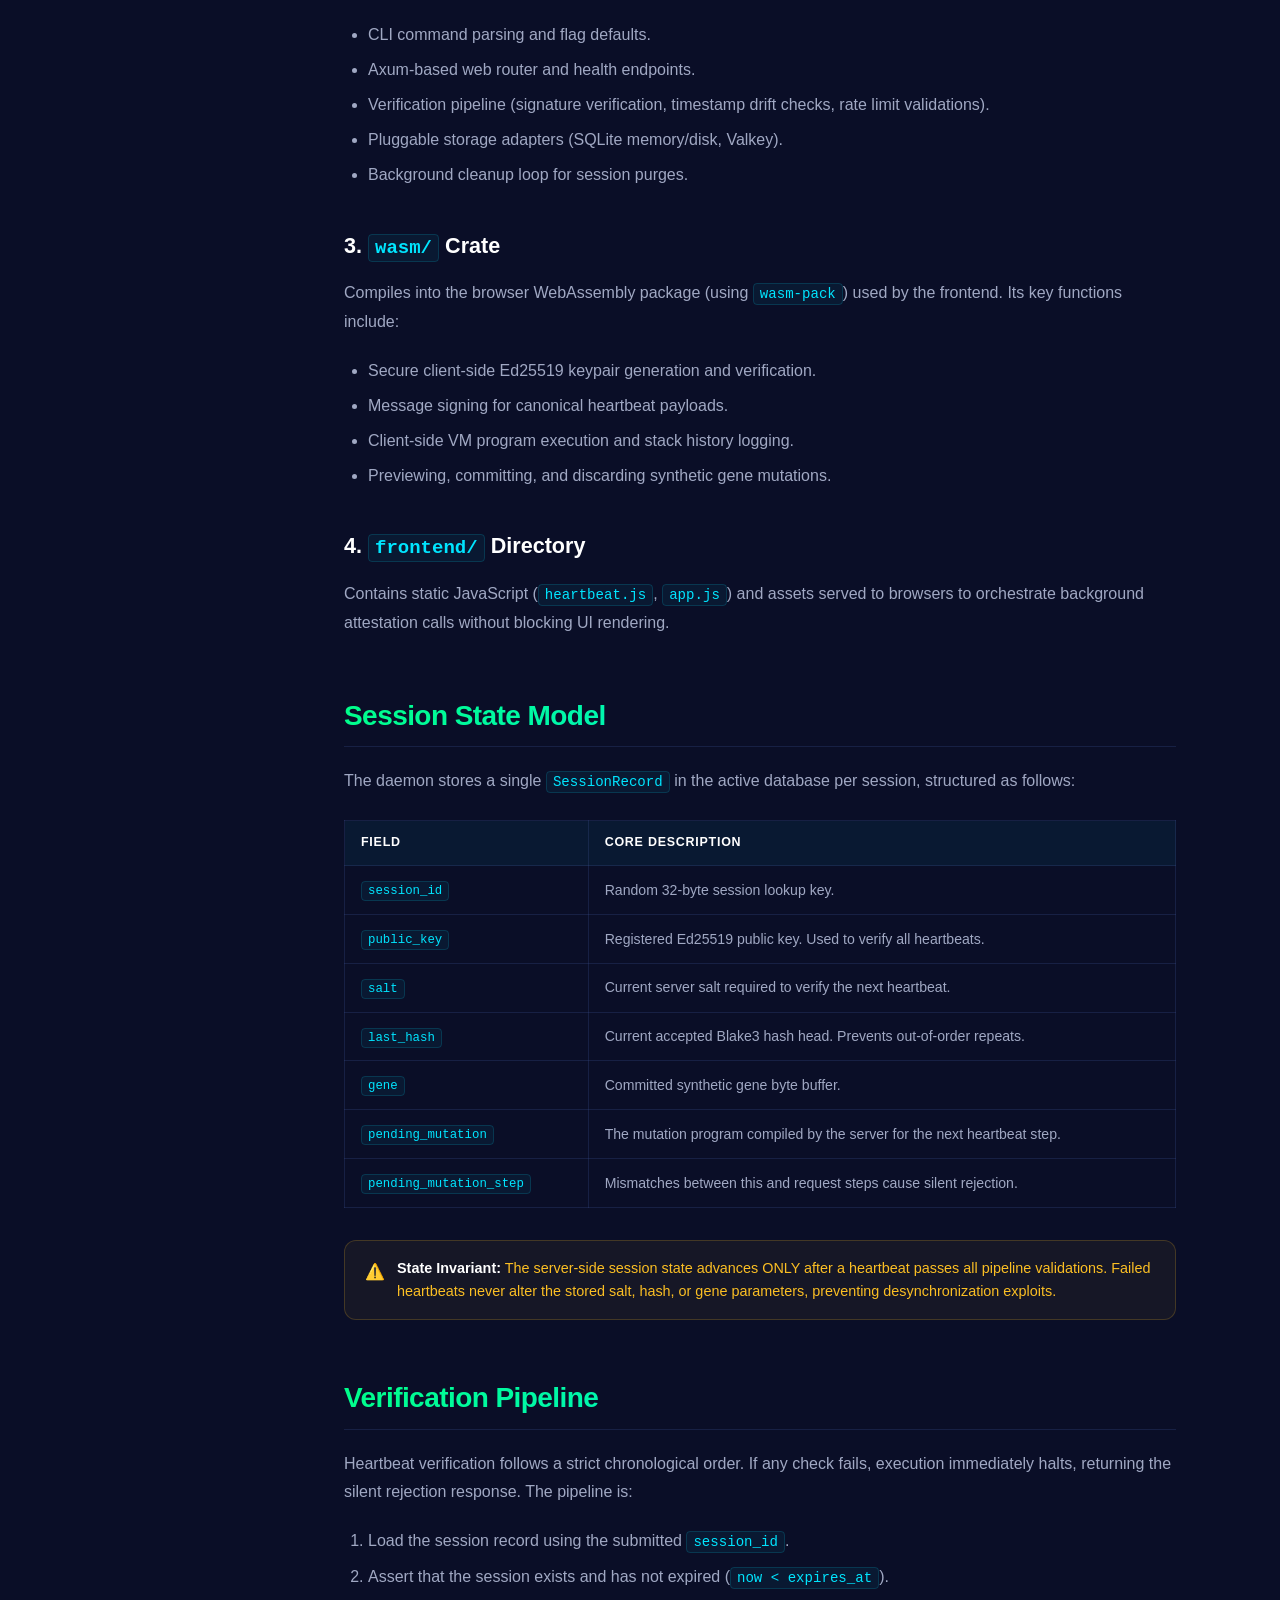
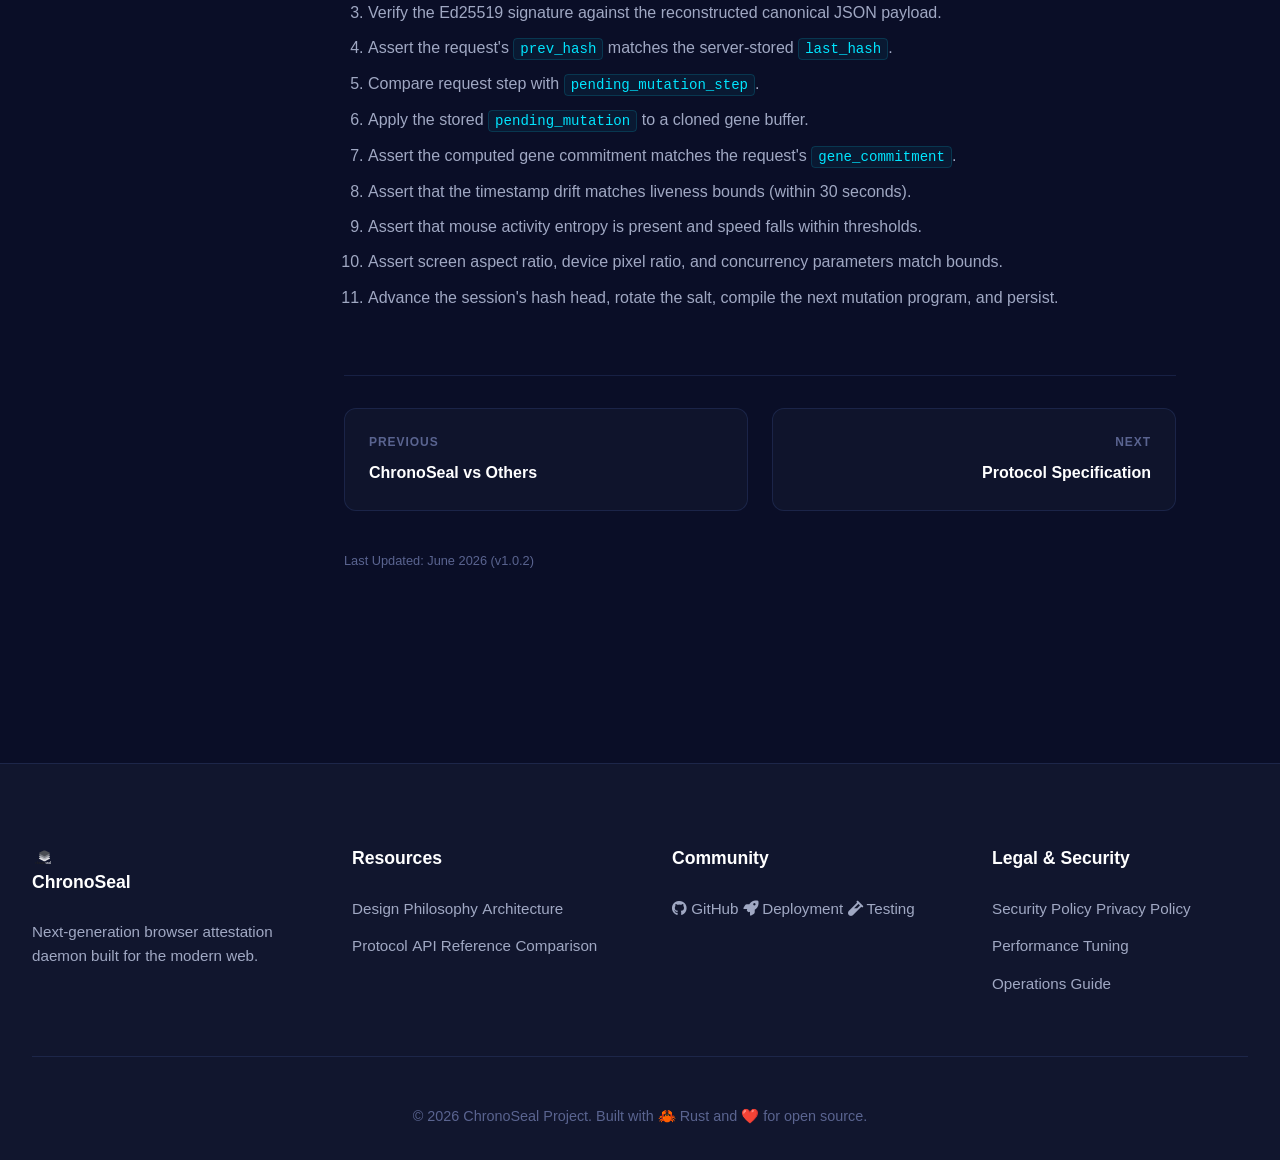
<file: www/architecture.html>
<!DOCTYPE html>
<html lang="en">
<head>
  <meta charset="UTF-8">
  <meta name="viewport" content="width=device-width, initial-scale=1.0, viewport-fit=cover">
  <title>Architecture Overview | ChronoSeal Documentation</title>
  <meta name="description" content="ChronoSeal system architecture, state models, components, validation pipelines, and trust boundaries.">
  <link rel="stylesheet" href="css/chronoseal.css">
  <link rel="stylesheet" href="css/docs.css">
  <link rel="stylesheet" href="css/print.css" media="print">
  <link rel="manifest" href="site.webmanifest">
  <link rel="icon" href="assets/logo.svg" type="image/svg+xml">
  
  <!-- Font Awesome for Icons -->
  <link rel="preconnect" href="https://cdnjs.cloudflare.com" crossorigin />
  <link rel="stylesheet" href="https://cdnjs.cloudflare.com/ajax/libs/font-awesome/6.4.0/css/all.min.css" 
        integrity="sha512-iecdLmaskl7CVkqkXNQ/ZH/XLlvWZOJyj7Yy7tcenmpD1ypASozpmT/E0iPtmFIB46ZmdtAc9eNBvH0H/ZpiBw==" 
        crossorigin="anonymous" 
        referrerpolicy="no-referrer" />
</head>
<body>

  <!-- Floating Background Spheres -->
  <div class="bg-animation">
    <div class="gradient-sphere sphere-1"></div>
    <div class="gradient-sphere sphere-2"></div>
    <div class="gradient-sphere sphere-3"></div>
  </div>

  <!-- Header / Navbar -->
  <nav class="navbar" id="navbar">
    <div class="nav-container">
      <a href="index.html" class="logo">
        <img class="logobar" src="assets/logo.svg" alt="ChronoSeal Logo">
        <span>ChronoSeal</span>
      </a>
      <div class="nav-links" id="navLinks">
        <a href="philosophy.html">Philosophy</a>
        <a href="architecture.html" class="active">Architecture</a>
        <a href="protocol.html">Protocol</a>
        <a href="comparison.html">Comparison</a>
        <div class="nav-dropdown">
          <a href="#" class="nav-link">More <small>▼</small></a>
          <div class="nav-dropdown-menu">
            <a href="api.html">API Reference</a>
            <a href="deployment.html">Deployment Guide</a>
            <a href="operations.html">Operations Guide</a>
            <a href="testing.html">Testing Strategy</a>
            <a href="performance.html">Performance Tuning</a>
            <a href="threat-model.html">Threat Model</a>
            <a href="security.html">Security Policy</a>
            <a href="privacy.html">Privacy Policy</a>
          </div>
        </div>
        <button class="btn btn-ghost btn-sm btn-icon search-trigger" aria-label="Search" onclick="ChronoSearch.open()">
          <svg fill="none" stroke="currentColor" stroke-width="2" viewBox="0 0 24 24" width="16" height="16"><path stroke-linecap="round" stroke-linejoin="round" d="M21 21l-6-6m2-5a7 7 0 11-14 0 7 7 0 0114 0z"></path></svg>
        </button>
        <a href="https://github.com/thakares/chronoseal-rs" class="github-btn" target="_blank" rel="noopener">
          <i class="fab fa-github"></i> GitHub
        </a>
      </div>
      <button class="nav-toggle" id="menuBtn" aria-label="Toggle Navigation">
        <i class="fas fa-bars"></i>
      </button>
    </div>
  </nav>

  <!-- Doc Page Shell -->
  <div class="doc-page">
    <div class="doc-layout">
      
      <!-- Sidebar -->
      <aside class="doc-sidebar">
        <button class="doc-sidebar-toggle">
          <i class="fas fa-bars"></i> Sidebar Menu
        </button>
        <div class="doc-nav-group">
          <div class="doc-nav-label">Core Concepts</div>
          <a href="philosophy.html" class="doc-nav-item">Design Philosophy</a>
          <a href="architecture.html" class="doc-nav-item active">Architecture Overview</a>
          <a href="comparison.html" class="doc-nav-item">ChronoSeal vs Others</a>
        </div>
        <div class="doc-nav-group">
          <div class="doc-nav-label">Protocol &amp; API</div>
          <a href="protocol.html" class="doc-nav-item">Protocol Specification</a>
          <a href="api.html" class="doc-nav-item">API Reference</a>
        </div>
        <div class="doc-nav-group">
          <div class="doc-nav-label">Operations &amp; Security</div>
          <a href="threat-model.html" class="doc-nav-item">Threat Model</a>
          <a href="security.html" class="doc-nav-item">Security Policy</a>
          <a href="privacy.html" class="doc-nav-item">Privacy Policy</a>
          <a href="performance.html" class="doc-nav-item">Performance Tuning</a>
        </div>
        <div class="doc-nav-group">
          <div class="doc-nav-label">Lifecycle &amp; Dev</div>
          <a href="deployment.html" class="doc-nav-item">Deployment Guide</a>
          <a href="operations.html" class="doc-nav-item">Operations Handbook</a>
          <a href="testing.html" class="doc-nav-item">Testing Strategy</a>
        </div>
      </aside>

      <!-- Main Content Area -->
      <main class="doc-main">
        <nav class="doc-breadcrumb" aria-label="Breadcrumb">
          <a href="index.html">Home</a>
          <span class="sep">/</span>
          <a href="#">Core Concepts</a>
          <span class="sep">/</span>
          <span>Architecture Overview</span>
        </nav>
        
        <article class="doc-content">
          <h1>ChronoSeal Architecture</h1>
          <p class="doc-subtitle">ChronoSeal is a Unix-native browser attestation daemon. It validates session continuity by combining cryptographic signatures, hash-chain progression, deterministic VM execution, and a shared Synthetic Gene Mutation Engine.</p>
          
          <hr>

          <h2>System Diagram</h2>
          <p>The following diagram shows the relationship between browser clients, the daemon process, and the shared protocol library:</p>
          
          <!-- Inline Architecture Diagram Container -->
          <div id="diagram-architecture" class="arch-diagram" style="margin-top:24px"></div>

          <h2>Workspace Components</h2>
          <p>The codebase is structured as a Rust workspace containing three runtime crates and static frontend assets:</p>
          
          <h3>1. <code>shared/</code> Crate</h3>
          <p>The <strong>determinism boundary</strong> of ChronoSeal. Any execution logic that must agree precisely between the browser WASM runtime and server verification belongs here. Its responsibilities include:</p>
          <ul>
            <li>Wire protocol struct formats for request and response models.</li>
            <li>Blake3 hash-chain progression functions.</li>
            <li>Synthetic gene model definitions and commitments.</li>
            <li>Mutation program bytecode generator, interpreter, and execution tracer.</li>
          </ul>

          <h3>2. <code>server/</code> Crate</h3>
          <p>Compiles into the <code>chronoseal</code> daemon binary. It manages the server runtime, HTTP API routes, database backends, and verification logic. Key responsibilities:</p>
          <ul>
            <li>CLI command parsing and flag defaults.</li>
            <li>Axum-based web router and health endpoints.</li>
            <li>Verification pipeline (signature verification, timestamp drift checks, rate limit validations).</li>
            <li>Pluggable storage adapters (SQLite memory/disk, Valkey).</li>
            <li>Background cleanup loop for session purges.</li>
          </ul>

          <h3>3. <code>wasm/</code> Crate</h3>
          <p>Compiles into the browser WebAssembly package (using <code>wasm-pack</code>) used by the frontend. Its key functions include:</p>
          <ul>
            <li>Secure client-side Ed25519 keypair generation and verification.</li>
            <li>Message signing for canonical heartbeat payloads.</li>
            <li>Client-side VM program execution and stack history logging.</li>
            <li>Previewing, committing, and discarding synthetic gene mutations.</li>
          </ul>

          <h3>4. <code>frontend/</code> Directory</h3>
          <p>Contains static JavaScript (<code>heartbeat.js</code>, <code>app.js</code>) and assets served to browsers to orchestrate background attestation calls without blocking UI rendering.</p>

          <h2>Session State Model</h2>
          <p>The daemon stores a single <code>SessionRecord</code> in the active database per session, structured as follows:</p>
          <table>
            <thead>
              <tr>
                <th>Field</th>
                <th>Core Description</th>
              </tr>
            </thead>
            <tbody>
              <tr>
                <td><code>session_id</code></td>
                <td>Random 32-byte session lookup key.</td>
              </tr>
              <tr>
                <td><code>public_key</code></td>
                <td>Registered Ed25519 public key. Used to verify all heartbeats.</td>
              </tr>
              <tr>
                <td><code>salt</code></td>
                <td>Current server salt required to verify the next heartbeat.</td>
              </tr>
              <tr>
                <td><code>last_hash</code></td>
                <td>Current accepted Blake3 hash head. Prevents out-of-order repeats.</td>
              </tr>
              <tr>
                <td><code>gene</code></td>
                <td>Committed synthetic gene byte buffer.</td>
              </tr>
              <tr>
                <td><code>pending_mutation</code></td>
                <td>The mutation program compiled by the server for the next heartbeat step.</td>
              </tr>
              <tr>
                <td><code>pending_mutation_step</code></td>
                <td>Mismatches between this and request steps cause silent rejection.</td>
              </tr>
            </tbody>
          </table>

          <div class="doc-alert doc-alert--warn">
            <div class="doc-alert-icon">⚠️</div>
            <div class="doc-alert-body">
              <strong>State Invariant:</strong> The server-side session state advances ONLY after a heartbeat passes all pipeline validations. Failed heartbeats never alter the stored salt, hash, or gene parameters, preventing desynchronization exploits.
            </div>
          </div>

          <h2>Verification Pipeline</h2>
          <p>Heartbeat verification follows a strict chronological order. If any check fails, execution immediately halts, returning the silent rejection response. The pipeline is:</p>
          <ol>
            <li>Load the session record using the submitted <code>session_id</code>.</li>
            <li>Assert that the session exists and has not expired (<code>now &lt; expires_at</code>).</li>
            <li>Verify the Ed25519 signature against the reconstructed canonical JSON payload.</li>
            <li>Assert the request's <code>prev_hash</code> matches the server-stored <code>last_hash</code>.</li>
            <li>Compare request step with <code>pending_mutation_step</code>.</li>
            <li>Apply the stored <code>pending_mutation</code> to a cloned gene buffer.</li>
            <li>Assert the computed gene commitment matches the request's <code>gene_commitment</code>.</li>
            <li>Assert that the timestamp drift matches liveness bounds (within 30 seconds).</li>
            <li>Assert that mouse activity entropy is present and speed falls within thresholds.</li>
            <li>Assert screen aspect ratio, device pixel ratio, and concurrency parameters match bounds.</li>
            <li>Advance the session's hash head, rotate the salt, compile the next mutation program, and persist.</li>
          </ol>
        </article>

        <!-- Pager -->
        <nav class="doc-pager" aria-label="Doc navigation Pager">
          <a href="comparison.html" class="doc-pager-link">
            <div class="doc-pager-label">Previous</div>
            <div class="doc-pager-title">ChronoSeal vs Others</div>
          </a>
          <a href="protocol.html" class="doc-pager-link doc-pager-link--next">
            <div class="doc-pager-label">Next</div>
            <div class="doc-pager-title">Protocol Specification</div>
          </a>
        </nav>

        <div class="doc-meta">
          Last Updated: June 2026 (v1.0.2)
        </div>
      </main>

    </div>
  </div>

  <!-- Footer -->
  <footer class="footer">
    <div class="footer-content">
      <div class="footer-section">
        <h4>
          <img class="logobar" src="assets/logo.svg" alt="ChronoSeal Logo" style="width: 24px; height: 24px; vertical-align: middle;"> ChronoSeal
        </h4>
        <p>Next-generation browser attestation daemon built for the modern web.</p>
      </div>
      <div class="footer-section">
        <h4>Resources</h4>
        <a href="philosophy.html">Design Philosophy</a>
        <a href="architecture.html">Architecture</a>
        <a href="protocol.html">Protocol</a>
        <a href="api.html">API Reference</a>
        <a href="comparison.html">Comparison</a>
      </div>
      <div class="footer-section">
        <h4>Community</h4>
        <a href="https://github.com/thakares/chronoseal-rs" target="_blank" rel="noopener"><i class="fab fa-github"></i> GitHub</a>
        <a href="deployment.html"><i class="fas fa-rocket"></i> Deployment</a>
        <a href="testing.html"><i class="fas fa-vial"></i> Testing</a>
      </div>
      <div class="footer-section">
        <h4>Legal &amp; Security</h4>
        <a href="security.html">Security Policy</a>
        <a href="privacy.html">Privacy Policy</a>
        <a href="performance.html">Performance Tuning</a>
        <a href="operations.html">Operations Guide</a>
      </div>
    </div>
    <div class="footer-bottom">
      <p>&copy; 2026 ChronoSeal Project. Built with 🦀 Rust and ❤️ for open source.</p>
    </div>
  </footer>

  <!-- Search Overlay -->
  <div class="search-overlay">
    <div class="search-box">
      <div class="search-input-wrap">
        <svg fill="none" stroke="currentColor" stroke-width="2" viewBox="0 0 24 24"><path stroke-linecap="round" stroke-linejoin="round" d="M21 21l-6-6m2-5a7 7 0 11-14 0 7 7 0 0114 0z"></path></svg>
        <input type="text" class="search-input" placeholder="Search documentation... (Esc to close)">
        <span class="search-kbd">/</span>
      </div>
      <div class="search-results"></div>
    </div>
  </div>

  <!-- Back to top -->
  <a href="#" class="back-to-top" aria-label="Back to top">▲</a>

  <!-- JS Scripts -->
  <script src="js/search.js"></script>
  <script src="js/app.js"></script>
  <script src="js/diagrams.js"></script>
</body>
</html>
</file>
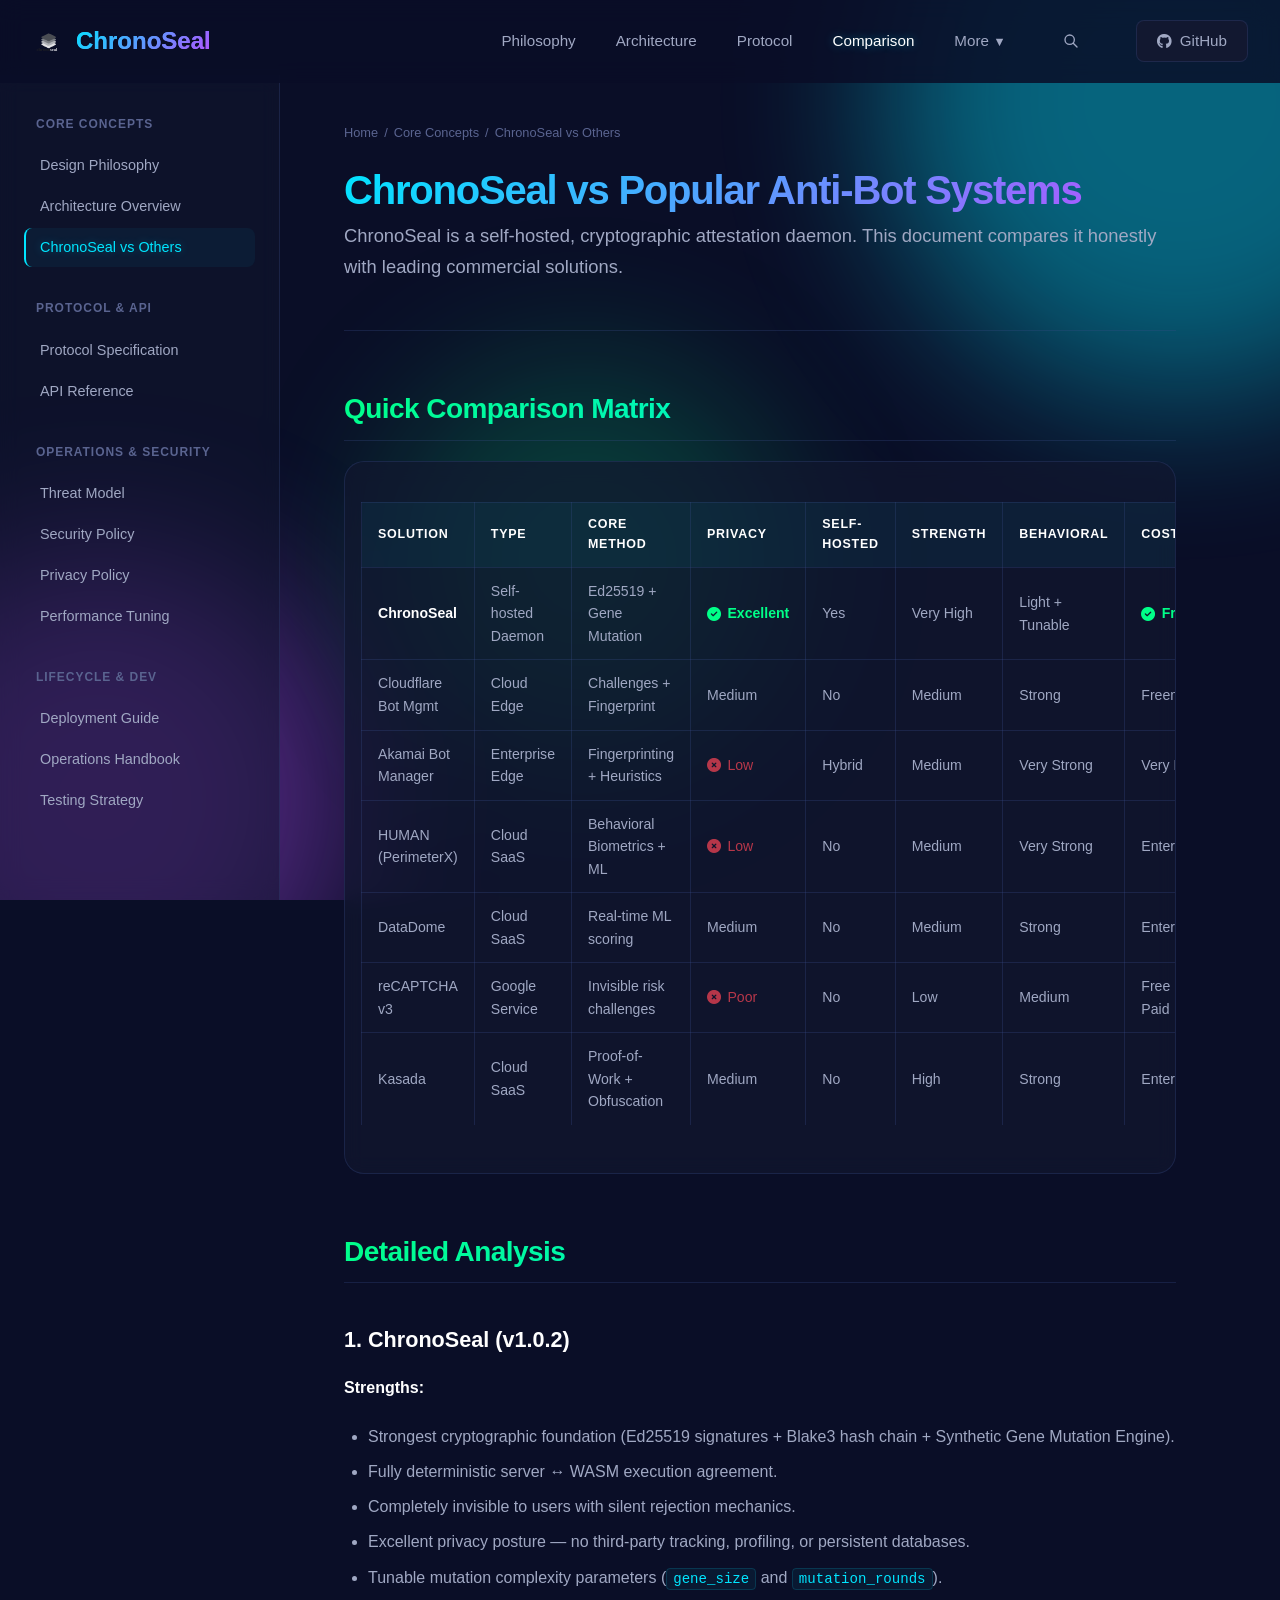
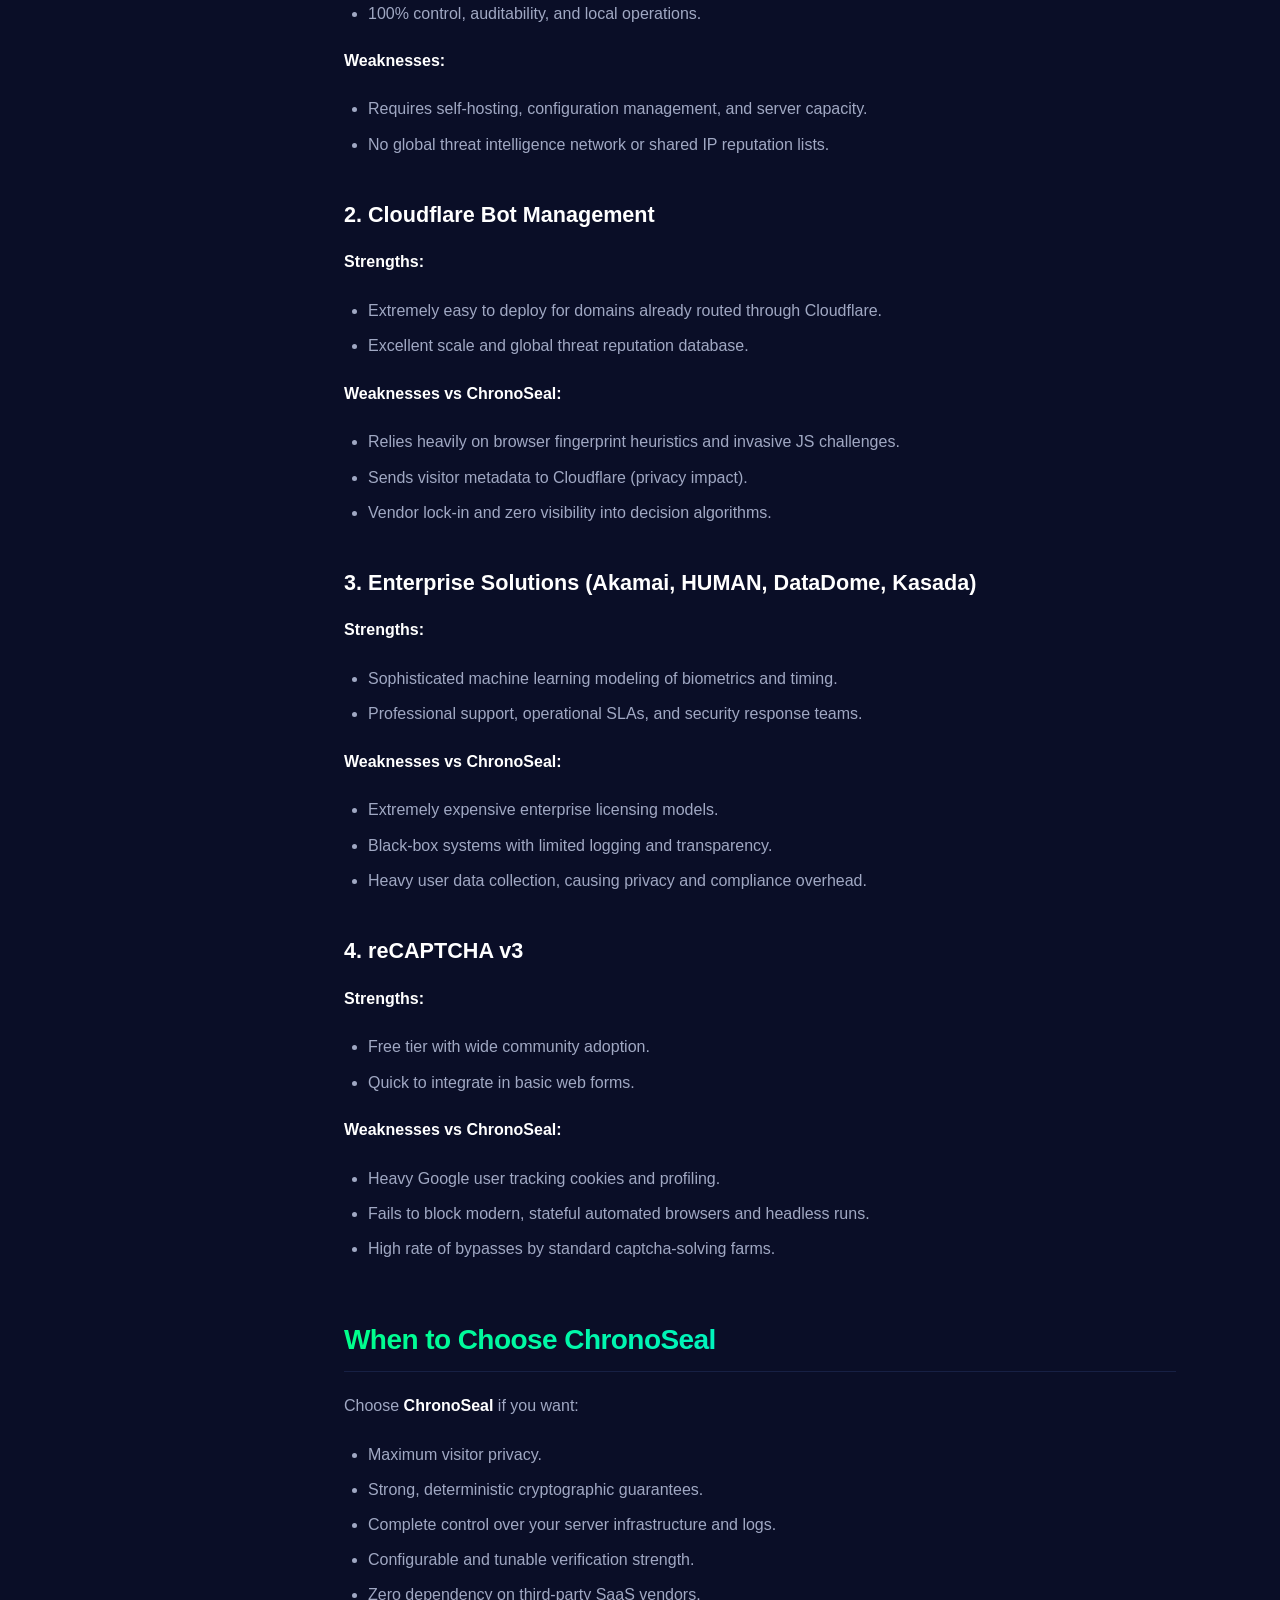
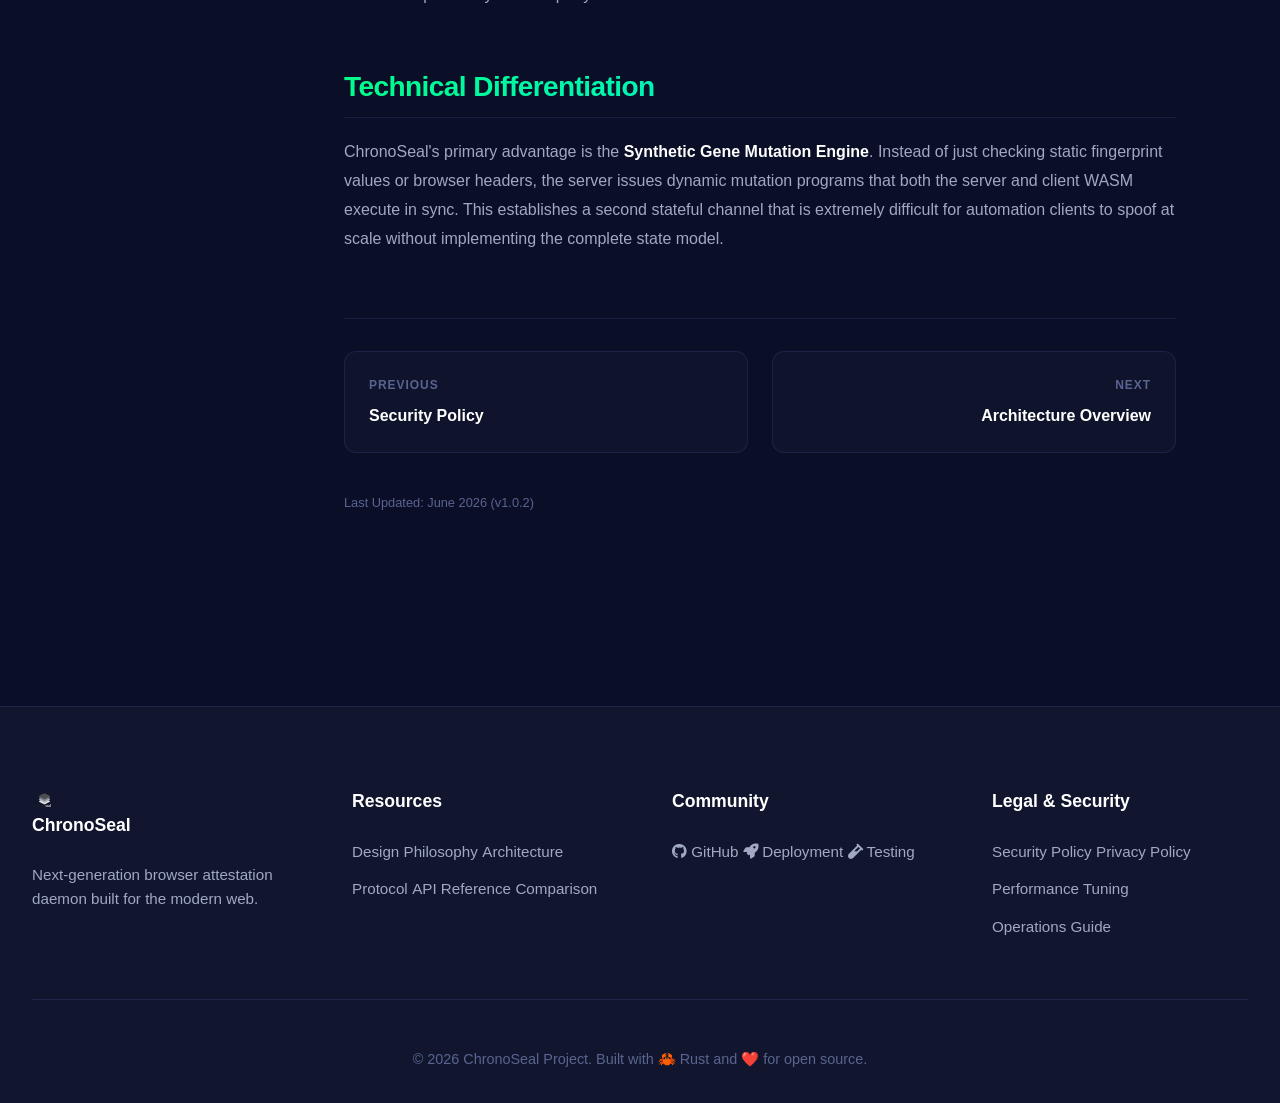
<file: www/comparison.html>
<!DOCTYPE html>
<html lang="en">
<head>
  <meta charset="UTF-8">
  <meta name="viewport" content="width=device-width, initial-scale=1.0, viewport-fit=cover">
  <title>ChronoSeal vs Commercial Anti-Bot Systems | ChronoSeal Documentation</title>
  <meta name="description" content="Compare ChronoSeal honestly with commercial anti-bot Edge/SaaS platforms like Cloudflare, Akamai, PerimeterX, and reCAPTCHA.">
  <link rel="stylesheet" href="css/chronoseal.css">
  <link rel="stylesheet" href="css/docs.css">
  <link rel="stylesheet" href="css/print.css" media="print">
  <link rel="manifest" href="site.webmanifest">
  <link rel="icon" href="assets/logo.svg" type="image/svg+xml">
  
  <!-- Font Awesome for Icons -->
  <link rel="preconnect" href="https://cdnjs.cloudflare.com" crossorigin />
  <link rel="stylesheet" href="https://cdnjs.cloudflare.com/ajax/libs/font-awesome/6.4.0/css/all.min.css" 
        integrity="sha512-iecdLmaskl7CVkqkXNQ/ZH/XLlvWZOJyj7Yy7tcenmpD1ypASozpmT/E0iPtmFIB46ZmdtAc9eNBvH0H/ZpiBw==" 
        crossorigin="anonymous" 
        referrerpolicy="no-referrer" />
</head>
<body>

  <!-- Floating Background Spheres -->
  <div class="bg-animation">
    <div class="gradient-sphere sphere-1"></div>
    <div class="gradient-sphere sphere-2"></div>
    <div class="gradient-sphere sphere-3"></div>
  </div>

  <!-- Header / Navbar -->
  <nav class="navbar" id="navbar">
    <div class="nav-container">
      <a href="index.html" class="logo">
        <img class="logobar" src="assets/logo.svg" alt="ChronoSeal Logo">
        <span>ChronoSeal</span>
      </a>
      <div class="nav-links" id="navLinks">
        <a href="philosophy.html">Philosophy</a>
        <a href="architecture.html">Architecture</a>
        <a href="protocol.html">Protocol</a>
        <a href="comparison.html" class="active">Comparison</a>
        <div class="nav-dropdown">
          <a href="#" class="nav-link">More <small>▼</small></a>
          <div class="nav-dropdown-menu">
            <a href="api.html">API Reference</a>
            <a href="deployment.html">Deployment Guide</a>
            <a href="operations.html">Operations Guide</a>
            <a href="testing.html">Testing Strategy</a>
            <a href="performance.html">Performance Tuning</a>
            <a href="threat-model.html">Threat Model</a>
            <a href="security.html">Security Policy</a>
            <a href="privacy.html">Privacy Policy</a>
          </div>
        </div>
        <button class="btn btn-ghost btn-sm btn-icon search-trigger" aria-label="Search" onclick="ChronoSearch.open()">
          <svg fill="none" stroke="currentColor" stroke-width="2" viewBox="0 0 24 24" width="16" height="16"><path stroke-linecap="round" stroke-linejoin="round" d="M21 21l-6-6m2-5a7 7 0 11-14 0 7 7 0 0114 0z"></path></svg>
        </button>
        <a href="https://github.com/thakares/chronoseal-rs" class="github-btn" target="_blank" rel="noopener">
          <i class="fab fa-github"></i> GitHub
        </a>
      </div>
      <button class="nav-toggle" id="menuBtn" aria-label="Toggle Navigation">
        <i class="fas fa-bars"></i>
      </button>
    </div>
  </nav>

  <!-- Doc Page Shell -->
  <div class="doc-page">
    <div class="doc-layout">
      
      <!-- Sidebar -->
      <aside class="doc-sidebar">
        <button class="doc-sidebar-toggle">
          <i class="fas fa-bars"></i> Sidebar Menu
        </button>
        <div class="doc-nav-group">
          <div class="doc-nav-label">Core Concepts</div>
          <a href="philosophy.html" class="doc-nav-item">Design Philosophy</a>
          <a href="architecture.html" class="doc-nav-item">Architecture Overview</a>
          <a href="comparison.html" class="doc-nav-item active">ChronoSeal vs Others</a>
        </div>
        <div class="doc-nav-group">
          <div class="doc-nav-label">Protocol &amp; API</div>
          <a href="protocol.html" class="doc-nav-item">Protocol Specification</a>
          <a href="api.html" class="doc-nav-item">API Reference</a>
        </div>
        <div class="doc-nav-group">
          <div class="doc-nav-label">Operations &amp; Security</div>
          <a href="threat-model.html" class="doc-nav-item">Threat Model</a>
          <a href="security.html" class="doc-nav-item">Security Policy</a>
          <a href="privacy.html" class="doc-nav-item">Privacy Policy</a>
          <a href="performance.html" class="doc-nav-item">Performance Tuning</a>
        </div>
        <div class="doc-nav-group">
          <div class="doc-nav-label">Lifecycle &amp; Dev</div>
          <a href="deployment.html" class="doc-nav-item">Deployment Guide</a>
          <a href="operations.html" class="doc-nav-item">Operations Handbook</a>
          <a href="testing.html" class="doc-nav-item">Testing Strategy</a>
        </div>
      </aside>

      <!-- Main Content Area -->
      <main class="doc-main">
        <nav class="doc-breadcrumb" aria-label="Breadcrumb">
          <a href="index.html">Home</a>
          <span class="sep">/</span>
          <a href="#">Core Concepts</a>
          <span class="sep">/</span>
          <span>ChronoSeal vs Others</span>
        </nav>
        
        <article class="doc-content">
          <h1>ChronoSeal vs Popular Anti-Bot Systems</h1>
          <p class="doc-subtitle">ChronoSeal is a self-hosted, cryptographic attestation daemon. This document compares it honestly with leading commercial solutions.</p>
          
          <hr>

          <h2>Quick Comparison Matrix</h2>
          
          <div class="comparison-table-wrap" style="margin-bottom: 2rem;">
            <table>
              <thead>
                <tr>
                  <th>Solution</th>
                  <th>Type</th>
                  <th>Core Method</th>
                  <th>Privacy</th>
                  <th>Self-Hosted</th>
                  <th>Strength</th>
                  <th>Behavioral</th>
                  <th>Cost</th>
                </tr>
              </thead>
              <tbody>
                <tr>
                  <td><strong>ChronoSeal</strong></td>
                  <td>Self-hosted Daemon</td>
                  <td>Ed25519 + Gene Mutation</td>
                  <td><span class="check"><i class="fas fa-check-circle"></i> Excellent</span></td>
                  <td>Yes</td>
                  <td>Very High</td>
                  <td>Light + Tunable</td>
                  <td><span class="check"><i class="fas fa-check-circle"></i> Free</span></td>
                </tr>
                <tr>
                  <td>Cloudflare Bot Mgmt</td>
                  <td>Cloud Edge</td>
                  <td>Challenges + Fingerprint</td>
                  <td>Medium</td>
                  <td>No</td>
                  <td>Medium</td>
                  <td>Strong</td>
                  <td>Freemium</td>
                </tr>
                <tr>
                  <td>Akamai Bot Manager</td>
                  <td>Enterprise Edge</td>
                  <td>Fingerprinting + Heuristics</td>
                  <td><span class="times"><i class="fas fa-times-circle"></i> Low</span></td>
                  <td>Hybrid</td>
                  <td>Medium</td>
                  <td>Very Strong</td>
                  <td>Very High</td>
                </tr>
                <tr>
                  <td>HUMAN (PerimeterX)</td>
                  <td>Cloud SaaS</td>
                  <td>Behavioral Biometrics + ML</td>
                  <td><span class="times"><i class="fas fa-times-circle"></i> Low</span></td>
                  <td>No</td>
                  <td>Medium</td>
                  <td>Very Strong</td>
                  <td>Enterprise</td>
                </tr>
                <tr>
                  <td>DataDome</td>
                  <td>Cloud SaaS</td>
                  <td>Real-time ML scoring</td>
                  <td>Medium</td>
                  <td>No</td>
                  <td>Medium</td>
                  <td>Strong</td>
                  <td>Enterprise</td>
                </tr>
                <tr>
                  <td>reCAPTCHA v3</td>
                  <td>Google Service</td>
                  <td>Invisible risk challenges</td>
                  <td><span class="times"><i class="fas fa-times-circle"></i> Poor</span></td>
                  <td>No</td>
                  <td>Low</td>
                  <td>Medium</td>
                  <td>Free → Paid</td>
                </tr>
                <tr>
                  <td>Kasada</td>
                  <td>Cloud SaaS</td>
                  <td>Proof-of-Work + Obfuscation</td>
                  <td>Medium</td>
                  <td>No</td>
                  <td>High</td>
                  <td>Strong</td>
                  <td>Enterprise</td>
                </tr>
              </tbody>
            </table>
          </div>

          <h2>Detailed Analysis</h2>
          
          <h3>1. ChronoSeal (v1.0.2)</h3>
          <p><strong>Strengths:</strong></p>
          <ul>
            <li>Strongest cryptographic foundation (Ed25519 signatures + Blake3 hash chain + Synthetic Gene Mutation Engine).</li>
            <li>Fully deterministic server ↔ WASM execution agreement.</li>
            <li>Completely invisible to users with silent rejection mechanics.</li>
            <li>Excellent privacy posture — no third-party tracking, profiling, or persistent databases.</li>
            <li>Tunable mutation complexity parameters (<code>gene_size</code> and <code>mutation_rounds</code>).</li>
            <li>100% control, auditability, and local operations.</li>
          </ul>
          <p><strong>Weaknesses:</strong></p>
          <ul>
            <li>Requires self-hosting, configuration management, and server capacity.</li>
            <li>No global threat intelligence network or shared IP reputation lists.</li>
          </ul>

          <h3>2. Cloudflare Bot Management</h3>
          <p><strong>Strengths:</strong></p>
          <ul>
            <li>Extremely easy to deploy for domains already routed through Cloudflare.</li>
            <li>Excellent scale and global threat reputation database.</li>
          </ul>
          <p><strong>Weaknesses vs ChronoSeal:</strong></p>
          <ul>
            <li>Relies heavily on browser fingerprint heuristics and invasive JS challenges.</li>
            <li>Sends visitor metadata to Cloudflare (privacy impact).</li>
            <li>Vendor lock-in and zero visibility into decision algorithms.</li>
          </ul>

          <h3>3. Enterprise Solutions (Akamai, HUMAN, DataDome, Kasada)</h3>
          <p><strong>Strengths:</strong></p>
          <ul>
            <li>Sophisticated machine learning modeling of biometrics and timing.</li>
            <li>Professional support, operational SLAs, and security response teams.</li>
          </ul>
          <p><strong>Weaknesses vs ChronoSeal:</strong></p>
          <ul>
            <li>Extremely expensive enterprise licensing models.</li>
            <li>Black-box systems with limited logging and transparency.</li>
            <li>Heavy user data collection, causing privacy and compliance overhead.</li>
          </ul>

          <h3>4. reCAPTCHA v3</h3>
          <p><strong>Strengths:</strong></p>
          <ul>
            <li>Free tier with wide community adoption.</li>
            <li>Quick to integrate in basic web forms.</li>
          </ul>
          <p><strong>Weaknesses vs ChronoSeal:</strong></p>
          <ul>
            <li>Heavy Google user tracking cookies and profiling.</li>
            <li>Fails to block modern, stateful automated browsers and headless runs.</li>
            <li>High rate of bypasses by standard captcha-solving farms.</li>
          </ul>

          <h2>When to Choose ChronoSeal</h2>
          <p>Choose <strong>ChronoSeal</strong> if you want:</p>
          <ul>
            <li>Maximum visitor privacy.</li>
            <li>Strong, deterministic cryptographic guarantees.</li>
            <li>Complete control over your server infrastructure and logs.</li>
            <li>Configurable and tunable verification strength.</li>
            <li>Zero dependency on third-party SaaS vendors.</li>
          </ul>

          <h2>Technical Differentiation</h2>
          <p>ChronoSeal's primary advantage is the <strong>Synthetic Gene Mutation Engine</strong>. Instead of just checking static fingerprint values or browser headers, the server issues dynamic mutation programs that both the server and client WASM execute in sync. This establishes a second stateful channel that is extremely difficult for automation clients to spoof at scale without implementing the complete state model.</p>
        </article>

        <!-- Pager -->
        <nav class="doc-pager" aria-label="Doc navigation Pager">
          <a href="security.html" class="doc-pager-link">
            <div class="doc-pager-label">Previous</div>
            <div class="doc-pager-title">Security Policy</div>
          </a>
          <a href="architecture.html" class="doc-pager-link doc-pager-link--next">
            <div class="doc-pager-label">Next</div>
            <div class="doc-pager-title">Architecture Overview</div>
          </a>
        </nav>

        <div class="doc-meta">
          Last Updated: June 2026 (v1.0.2)
        </div>
      </main>

    </div>
  </div>

  <!-- Footer -->
  <footer class="footer">
    <div class="footer-content">
      <div class="footer-section">
        <h4>
          <img class="logobar" src="assets/logo.svg" alt="ChronoSeal Logo" style="width: 24px; height: 24px; vertical-align: middle;"> ChronoSeal
        </h4>
        <p>Next-generation browser attestation daemon built for the modern web.</p>
      </div>
      <div class="footer-section">
        <h4>Resources</h4>
        <a href="philosophy.html">Design Philosophy</a>
        <a href="architecture.html">Architecture</a>
        <a href="protocol.html">Protocol</a>
        <a href="api.html">API Reference</a>
        <a href="comparison.html">Comparison</a>
      </div>
      <div class="footer-section">
        <h4>Community</h4>
        <a href="https://github.com/thakares/chronoseal-rs" target="_blank" rel="noopener"><i class="fab fa-github"></i> GitHub</a>
        <a href="deployment.html"><i class="fas fa-rocket"></i> Deployment</a>
        <a href="testing.html"><i class="fas fa-vial"></i> Testing</a>
      </div>
      <div class="footer-section">
        <h4>Legal &amp; Security</h4>
        <a href="security.html">Security Policy</a>
        <a href="privacy.html">Privacy Policy</a>
        <a href="performance.html">Performance Tuning</a>
        <a href="operations.html">Operations Guide</a>
      </div>
    </div>
    <div class="footer-bottom">
      <p>&copy; 2026 ChronoSeal Project. Built with 🦀 Rust and ❤️ for open source.</p>
    </div>
  </footer>

  <!-- Search Overlay -->
  <div class="search-overlay">
    <div class="search-box">
      <div class="search-input-wrap">
        <svg fill="none" stroke="currentColor" stroke-width="2" viewBox="0 0 24 24"><path stroke-linecap="round" stroke-linejoin="round" d="M21 21l-6-6m2-5a7 7 0 11-14 0 7 7 0 0114 0z"></path></svg>
        <input type="text" class="search-input" placeholder="Search documentation... (Esc to close)">
        <span class="search-kbd">/</span>
      </div>
      <div class="search-results"></div>
    </div>
  </div>

  <!-- Back to top -->
  <a href="#" class="back-to-top" aria-label="Back to top">▲</a>

  <!-- JS Scripts -->
  <script src="js/search.js"></script>
  <script src="js/app.js"></script>
</body>
</html>
</file>
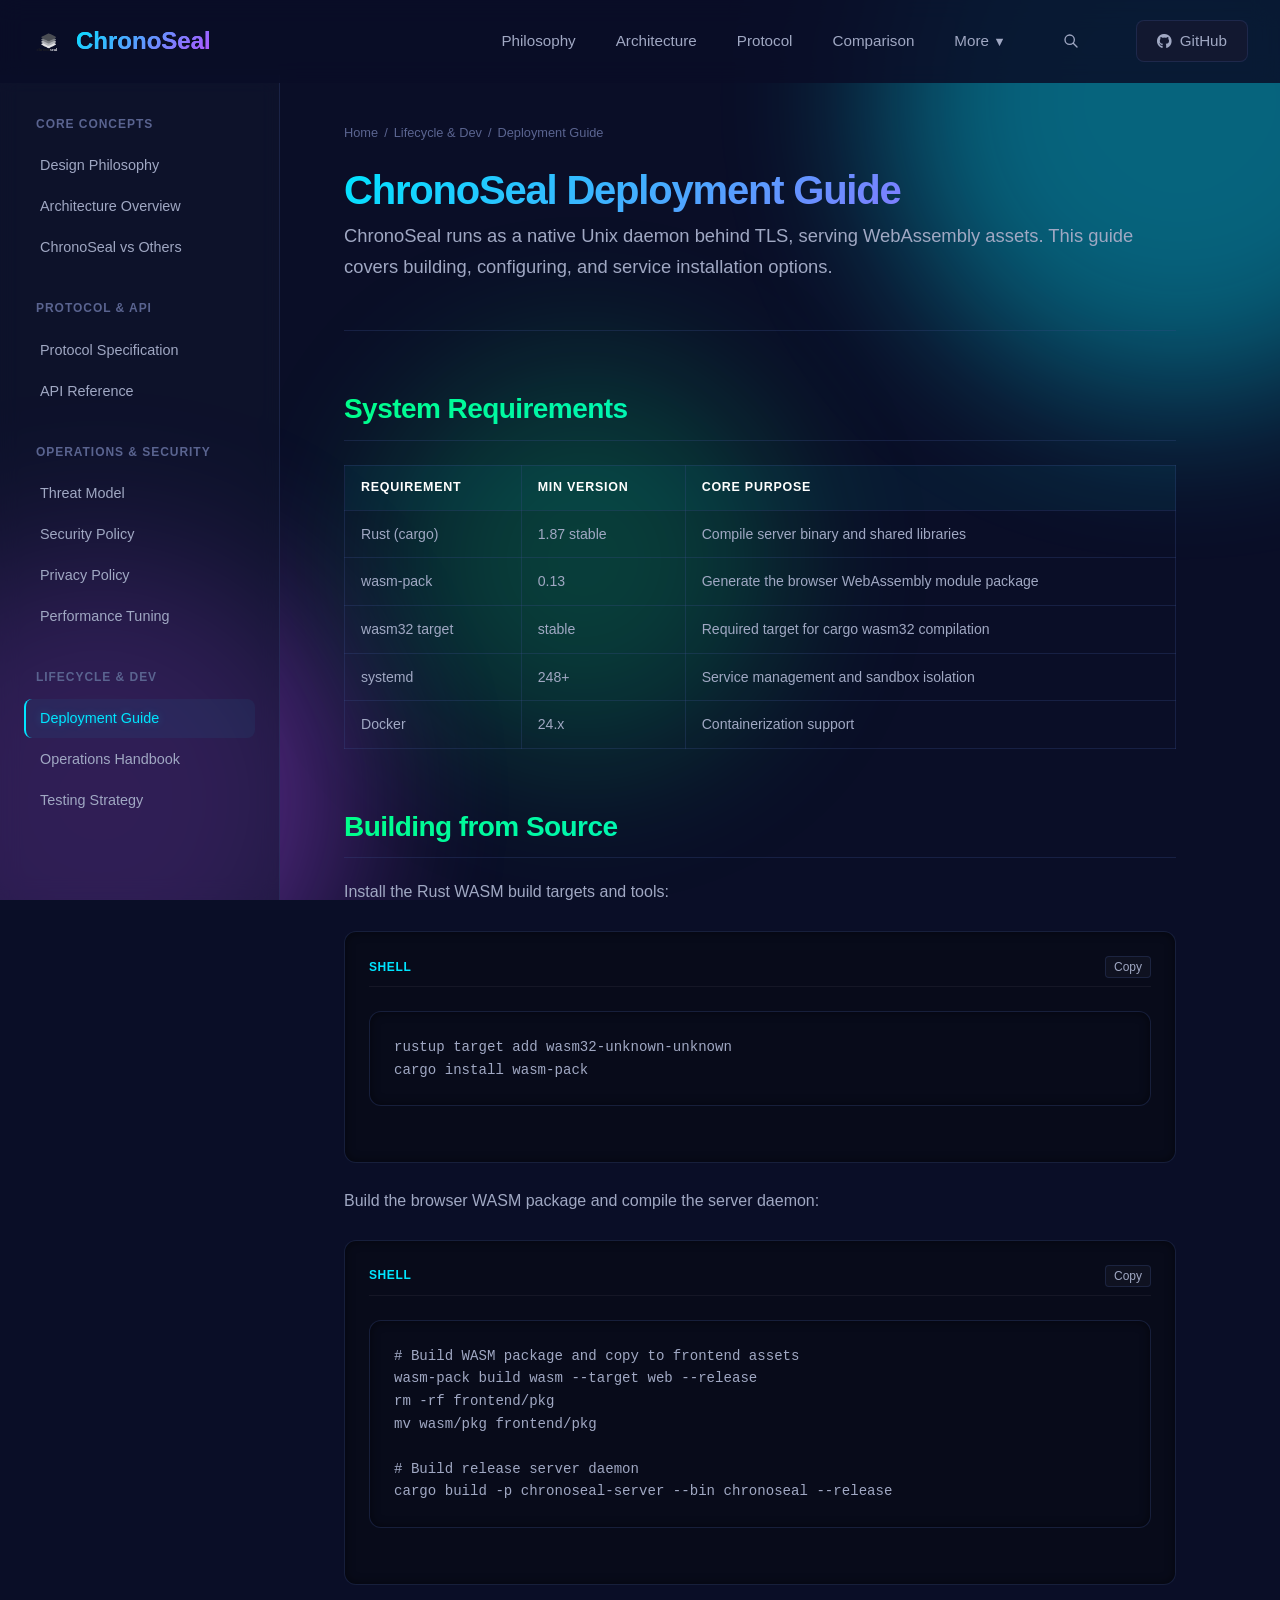
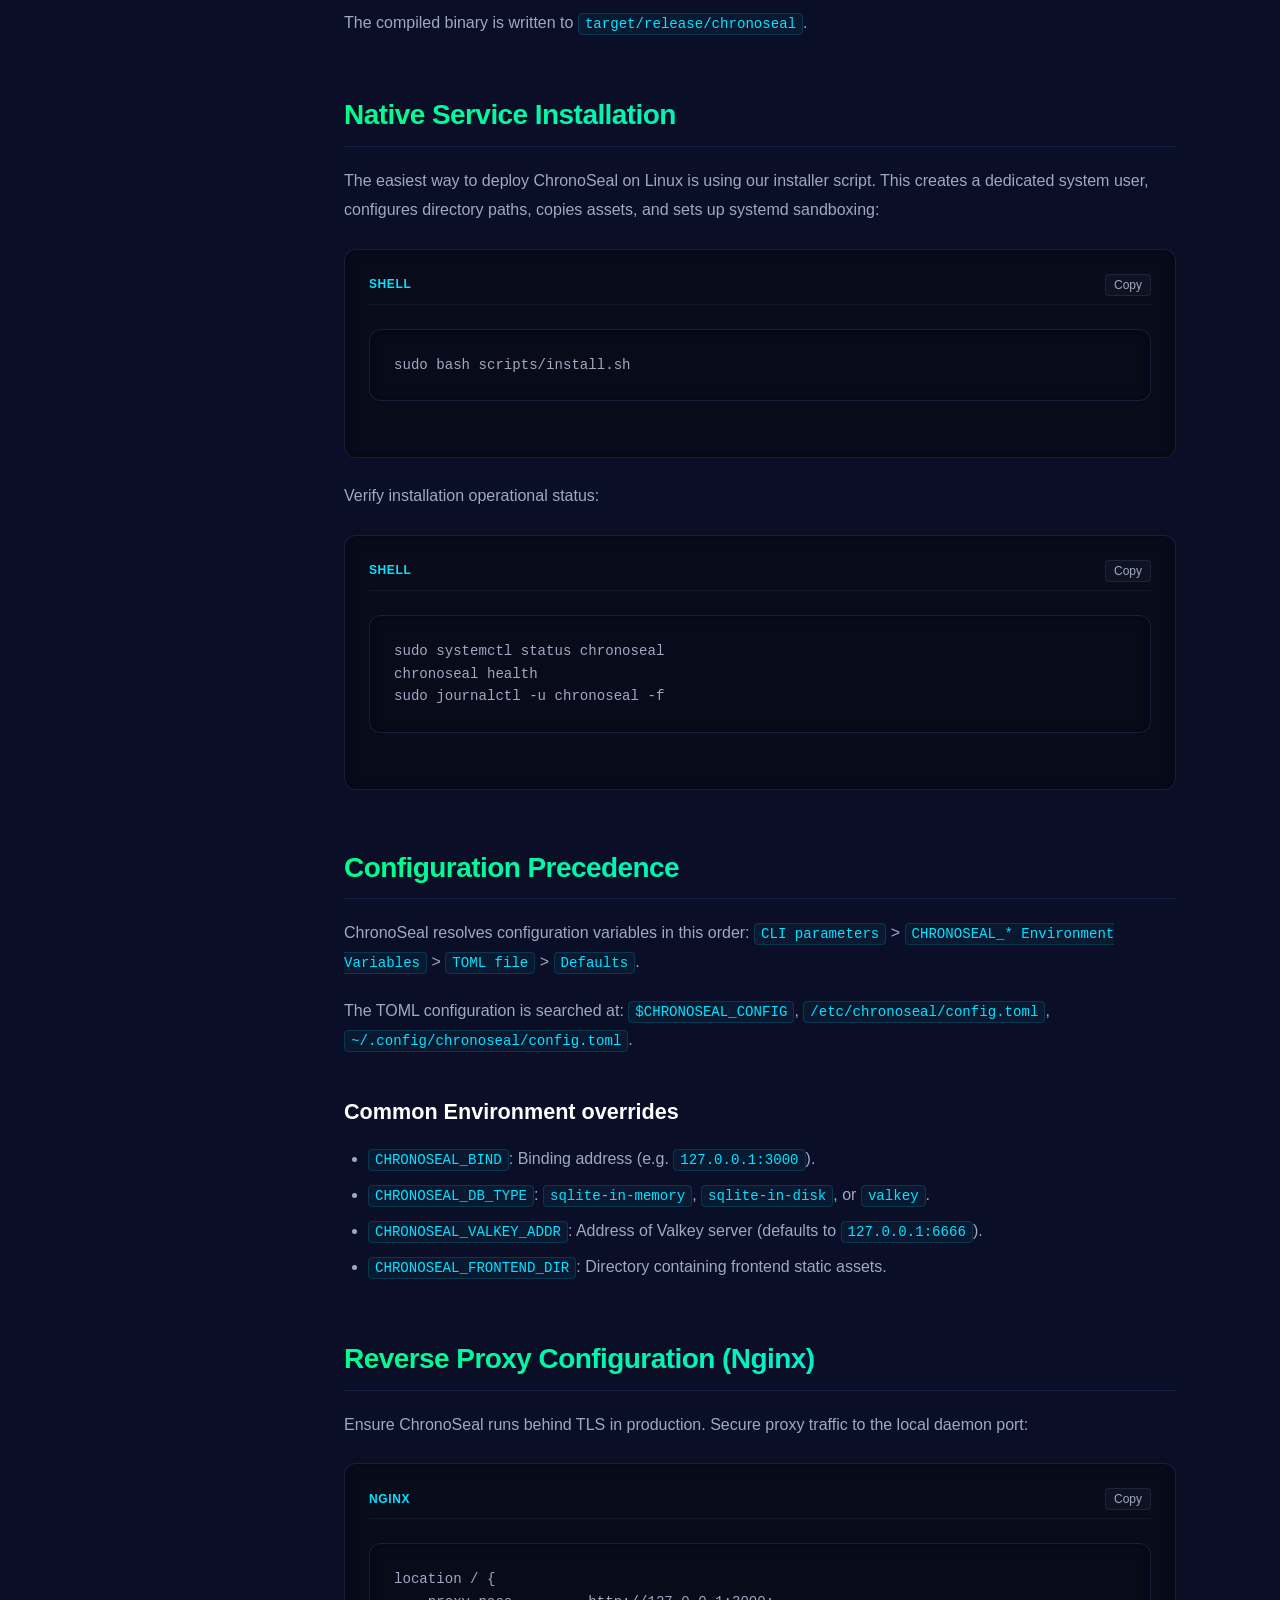
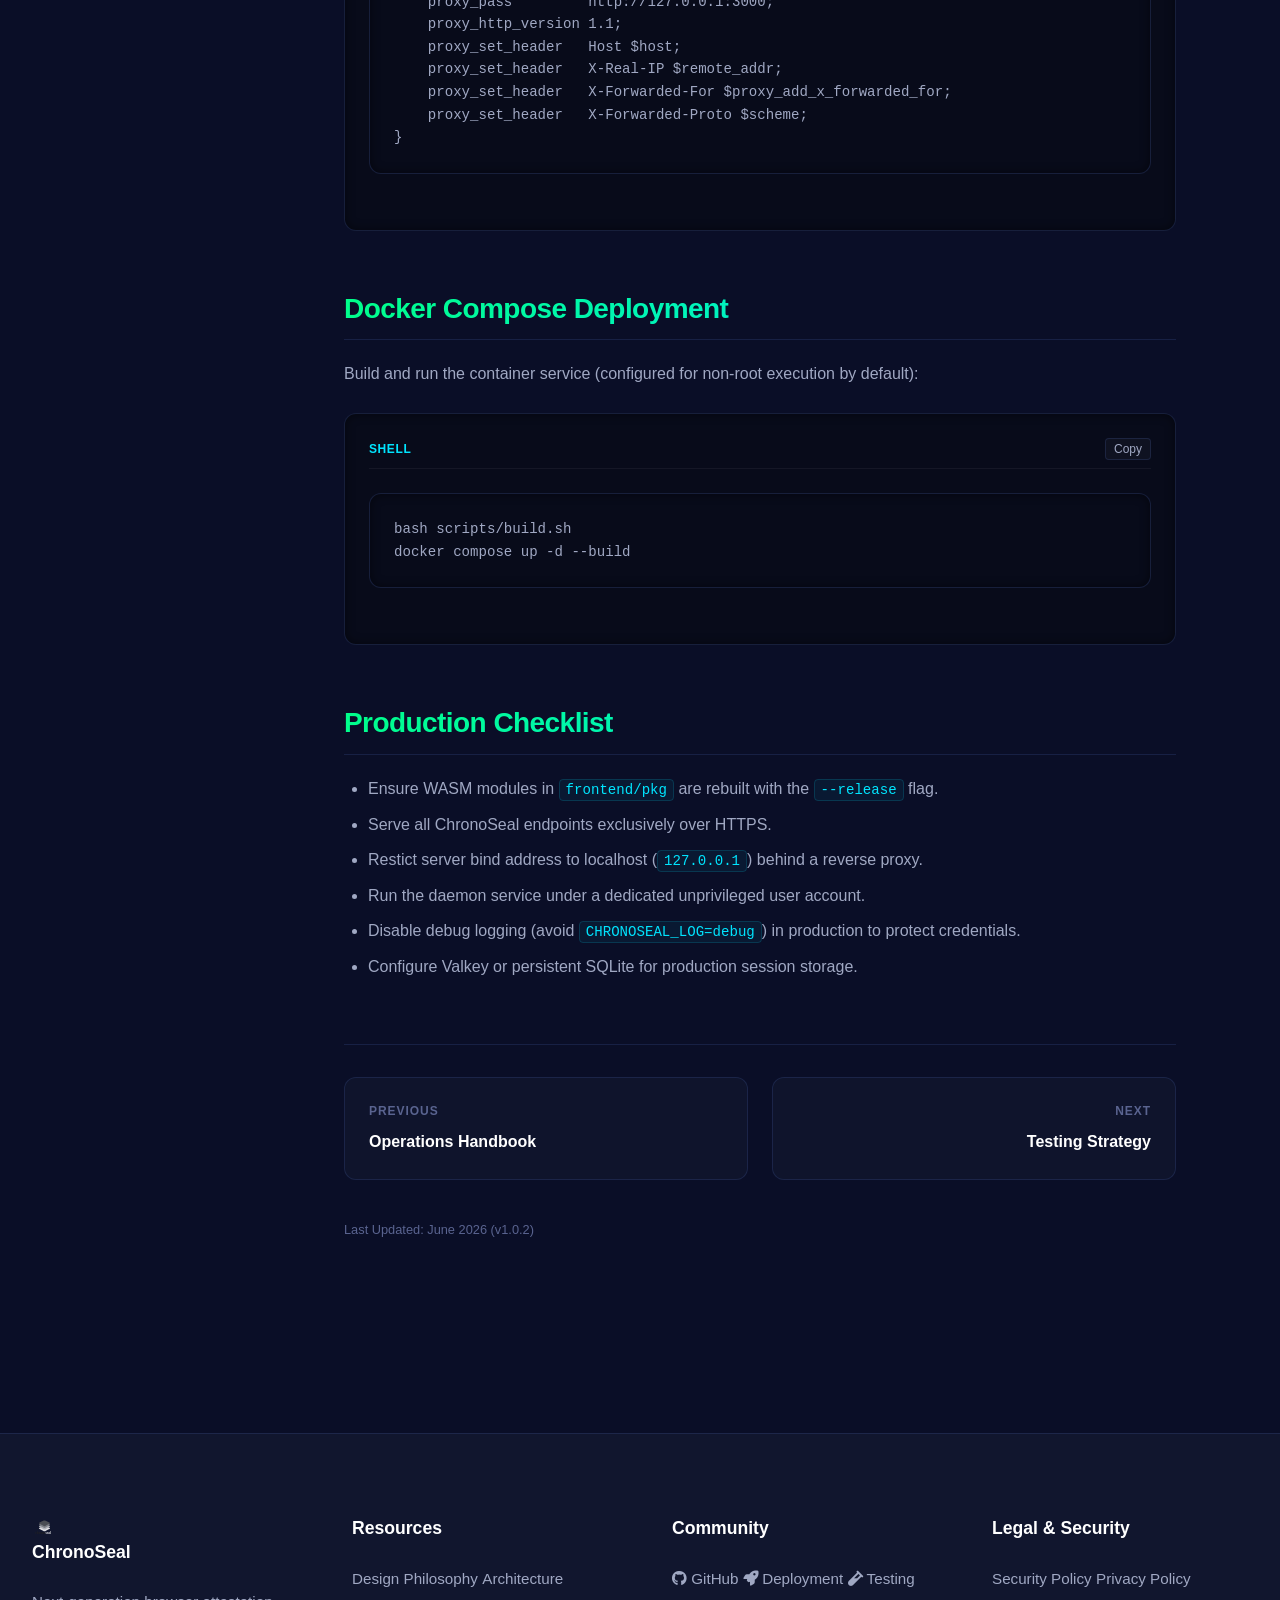
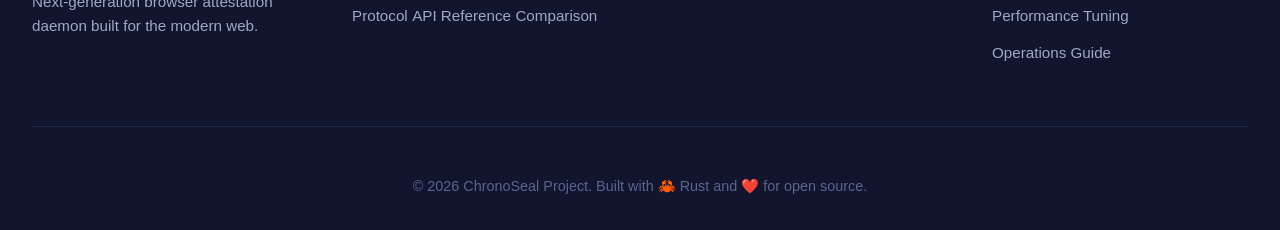
<file: www/deployment.html>
<!DOCTYPE html>
<html lang="en">
<head>
  <meta charset="UTF-8">
  <meta name="viewport" content="width=device-width, initial-scale=1.0, viewport-fit=cover">
  <title>Deployment Guide | ChronoSeal Documentation</title>
  <meta name="description" content="ChronoSeal Deployment Guide, detailing compiler requirements, native installation script, environment variables, Nginx configurations, and Docker integration.">
  <link rel="stylesheet" href="css/chronoseal.css">
  <link rel="stylesheet" href="css/docs.css">
  <link rel="stylesheet" href="css/print.css" media="print">
  <link rel="manifest" href="site.webmanifest">
  <link rel="icon" href="assets/logo.svg" type="image/svg+xml">
  
  <!-- Font Awesome for Icons -->
  <link rel="preconnect" href="https://cdnjs.cloudflare.com" crossorigin />
  <link rel="stylesheet" href="https://cdnjs.cloudflare.com/ajax/libs/font-awesome/6.4.0/css/all.min.css" 
        integrity="sha512-iecdLmaskl7CVkqkXNQ/ZH/XLlvWZOJyj7Yy7tcenmpD1ypASozpmT/E0iPtmFIB46ZmdtAc9eNBvH0H/ZpiBw==" 
        crossorigin="anonymous" 
        referrerpolicy="no-referrer" />
</head>
<body>

  <!-- Floating Background Spheres -->
  <div class="bg-animation">
    <div class="gradient-sphere sphere-1"></div>
    <div class="gradient-sphere sphere-2"></div>
    <div class="gradient-sphere sphere-3"></div>
  </div>

  <!-- Header / Navbar -->
  <nav class="navbar" id="navbar">
    <div class="nav-container">
      <a href="index.html" class="logo">
        <img class="logobar" src="assets/logo.svg" alt="ChronoSeal Logo">
        <span>ChronoSeal</span>
      </a>
      <div class="nav-links" id="navLinks">
        <a href="philosophy.html">Philosophy</a>
        <a href="architecture.html">Architecture</a>
        <a href="protocol.html">Protocol</a>
        <a href="comparison.html">Comparison</a>
        <div class="nav-dropdown">
          <a href="#" class="nav-link">More <small>▼</small></a>
          <div class="nav-dropdown-menu">
            <a href="api.html">API Reference</a>
            <a href="deployment.html" class="active">Deployment Guide</a>
            <a href="operations.html">Operations Guide</a>
            <a href="testing.html">Testing Strategy</a>
            <a href="performance.html">Performance Tuning</a>
            <a href="threat-model.html">Threat Model</a>
            <a href="security.html">Security Policy</a>
            <a href="privacy.html">Privacy Policy</a>
          </div>
        </div>
        <button class="btn btn-ghost btn-sm btn-icon search-trigger" aria-label="Search" onclick="ChronoSearch.open()">
          <svg fill="none" stroke="currentColor" stroke-width="2" viewBox="0 0 24 24" width="16" height="16"><path stroke-linecap="round" stroke-linejoin="round" d="M21 21l-6-6m2-5a7 7 0 11-14 0 7 7 0 0114 0z"></path></svg>
        </button>
        <a href="https://github.com/thakares/chronoseal-rs" class="github-btn" target="_blank" rel="noopener">
          <i class="fab fa-github"></i> GitHub
        </a>
      </div>
      <button class="nav-toggle" id="menuBtn" aria-label="Toggle Navigation">
        <i class="fas fa-bars"></i>
      </button>
    </div>
  </nav>

  <!-- Doc Page Shell -->
  <div class="doc-page">
    <div class="doc-layout">
      
      <!-- Sidebar -->
      <aside class="doc-sidebar">
        <button class="doc-sidebar-toggle">
          <i class="fas fa-bars"></i> Sidebar Menu
        </button>
        <div class="doc-nav-group">
          <div class="doc-nav-label">Core Concepts</div>
          <a href="philosophy.html" class="doc-nav-item">Design Philosophy</a>
          <a href="architecture.html" class="doc-nav-item">Architecture Overview</a>
          <a href="comparison.html" class="doc-nav-item">ChronoSeal vs Others</a>
        </div>
        <div class="doc-nav-group">
          <div class="doc-nav-label">Protocol &amp; API</div>
          <a href="protocol.html" class="doc-nav-item">Protocol Specification</a>
          <a href="api.html" class="doc-nav-item">API Reference</a>
        </div>
        <div class="doc-nav-group">
          <div class="doc-nav-label">Operations &amp; Security</div>
          <a href="threat-model.html" class="doc-nav-item">Threat Model</a>
          <a href="security.html" class="doc-nav-item">Security Policy</a>
          <a href="privacy.html" class="doc-nav-item">Privacy Policy</a>
          <a href="performance.html" class="doc-nav-item">Performance Tuning</a>
        </div>
        <div class="doc-nav-group">
          <div class="doc-nav-label">Lifecycle &amp; Dev</div>
          <a href="deployment.html" class="doc-nav-item active">Deployment Guide</a>
          <a href="operations.html" class="doc-nav-item">Operations Handbook</a>
          <a href="testing.html" class="doc-nav-item">Testing Strategy</a>
        </div>
      </aside>

      <!-- Main Content Area -->
      <main class="doc-main">
        <nav class="doc-breadcrumb" aria-label="Breadcrumb">
          <a href="index.html">Home</a>
          <span class="sep">/</span>
          <a href="#">Lifecycle &amp; Dev</a>
          <span class="sep">/</span>
          <span>Deployment Guide</span>
        </nav>
        
        <article class="doc-content">
          <h1>ChronoSeal Deployment Guide</h1>
          <p class="doc-subtitle">ChronoSeal runs as a native Unix daemon behind TLS, serving WebAssembly assets. This guide covers building, configuring, and service installation options.</p>
          
          <hr>

          <h2>System Requirements</h2>
          <table>
            <thead>
              <tr>
                <th>Requirement</th>
                <th>Min Version</th>
                <th>Core Purpose</th>
              </tr>
            </thead>
            <tbody>
              <tr>
                <td>Rust (cargo)</td>
                <td>1.87 stable</td>
                <td>Compile server binary and shared libraries</td>
              </tr>
              <tr>
                <td>wasm-pack</td>
                <td>0.13</td>
                <td>Generate the browser WebAssembly module package</td>
              </tr>
              <tr>
                <td>wasm32 target</td>
                <td>stable</td>
                <td>Required target for cargo wasm32 compilation</td>
              </tr>
              <tr>
                <td>systemd</td>
                <td>248+</td>
                <td>Service management and sandbox isolation</td>
              </tr>
              <tr>
                <td>Docker</td>
                <td>24.x</td>
                <td>Containerization support</td>
              </tr>
            </tbody>
          </table>

          <h2>Building from Source</h2>
          <p>Install the Rust WASM build targets and tools:</p>
          <div class="code-block">
            <div class="code-header">
              <span class="code-lang">Shell</span>
              <button class="code-copy-btn">Copy</button>
            </div>
            <pre><code>rustup target add wasm32-unknown-unknown
cargo install wasm-pack</code></pre>
          </div>

          <p>Build the browser WASM package and compile the server daemon:</p>
          <div class="code-block">
            <div class="code-header">
              <span class="code-lang">Shell</span>
              <button class="code-copy-btn">Copy</button>
            </div>
            <pre><code># Build WASM package and copy to frontend assets
wasm-pack build wasm --target web --release
rm -rf frontend/pkg
mv wasm/pkg frontend/pkg

# Build release server daemon
cargo build -p chronoseal-server --bin chronoseal --release</code></pre>
          </div>
          <p>The compiled binary is written to <code>target/release/chronoseal</code>.</p>

          <h2>Native Service Installation</h2>
          <p>The easiest way to deploy ChronoSeal on Linux is using our installer script. This creates a dedicated system user, configures directory paths, copies assets, and sets up systemd sandboxing:</p>
          <div class="code-block">
            <div class="code-header">
              <span class="code-lang">Shell</span>
              <button class="code-copy-btn">Copy</button>
            </div>
            <pre><code>sudo bash scripts/install.sh</code></pre>
          </div>
          <p>Verify installation operational status:</p>
          <div class="code-block">
            <div class="code-header">
              <span class="code-lang">Shell</span>
              <button class="code-copy-btn">Copy</button>
            </div>
            <pre><code>sudo systemctl status chronoseal
chronoseal health
sudo journalctl -u chronoseal -f</code></pre>
          </div>

          <h2>Configuration Precedence</h2>
          <p>ChronoSeal resolves configuration variables in this order:
            <code>CLI parameters</code> &gt; <code>CHRONOSEAL_* Environment Variables</code> &gt; <code>TOML file</code> &gt; <code>Defaults</code>.
          </p>
          <p>The TOML configuration is searched at:
            <code>$CHRONOSEAL_CONFIG</code>, <code>/etc/chronoseal/config.toml</code>, <code>~/.config/chronoseal/config.toml</code>.
          </p>

          <h3>Common Environment overrides</h3>
          <ul>
            <li><code>CHRONOSEAL_BIND</code>: Binding address (e.g. <code>127.0.0.1:3000</code>).</li>
            <li><code>CHRONOSEAL_DB_TYPE</code>: <code>sqlite-in-memory</code>, <code>sqlite-in-disk</code>, or <code>valkey</code>.</li>
            <li><code>CHRONOSEAL_VALKEY_ADDR</code>: Address of Valkey server (defaults to <code>127.0.0.1:6666</code>).</li>
            <li><code>CHRONOSEAL_FRONTEND_DIR</code>: Directory containing frontend static assets.</li>
          </ul>

          <h2>Reverse Proxy Configuration (Nginx)</h2>
          <p>Ensure ChronoSeal runs behind TLS in production. Secure proxy traffic to the local daemon port:</p>
          <div class="code-block">
            <div class="code-header">
              <span class="code-lang">Nginx</span>
              <button class="code-copy-btn">Copy</button>
            </div>
            <pre><code>location / {
    proxy_pass         http://127.0.0.1:3000;
    proxy_http_version 1.1;
    proxy_set_header   Host $host;
    proxy_set_header   X-Real-IP $remote_addr;
    proxy_set_header   X-Forwarded-For $proxy_add_x_forwarded_for;
    proxy_set_header   X-Forwarded-Proto $scheme;
}</code></pre>
          </div>

          <h2>Docker Compose Deployment</h2>
          <p>Build and run the container service (configured for non-root execution by default):</p>
          <div class="code-block">
            <div class="code-header">
              <span class="code-lang">Shell</span>
              <button class="code-copy-btn">Copy</button>
            </div>
            <pre><code>bash scripts/build.sh
docker compose up -d --build</code></pre>
          </div>

          <h2>Production Checklist</h2>
          <ul>
            <li>Ensure WASM modules in <code>frontend/pkg</code> are rebuilt with the <code>--release</code> flag.</li>
            <li>Serve all ChronoSeal endpoints exclusively over HTTPS.</li>
            <li>Restict server bind address to localhost (<code>127.0.0.1</code>) behind a reverse proxy.</li>
            <li>Run the daemon service under a dedicated unprivileged user account.</li>
            <li>Disable debug logging (avoid <code>CHRONOSEAL_LOG=debug</code>) in production to protect credentials.</li>
            <li>Configure Valkey or persistent SQLite for production session storage.</li>
          </ul>
        </article>

        <!-- Pager -->
        <nav class="doc-pager" aria-label="Doc navigation Pager">
          <a href="operations.html" class="doc-pager-link">
            <div class="doc-pager-label">Previous</div>
            <div class="doc-pager-title">Operations Handbook</div>
          </a>
          <a href="testing.html" class="doc-pager-link doc-pager-link--next">
            <div class="doc-pager-label">Next</div>
            <div class="doc-pager-title">Testing Strategy</div>
          </a>
        </nav>

        <div class="doc-meta">
          Last Updated: June 2026 (v1.0.2)
        </div>
      </main>

    </div>
  </div>

  <!-- Footer -->
  <footer class="footer">
    <div class="footer-content">
      <div class="footer-section">
        <h4>
          <img class="logobar" src="assets/logo.svg" alt="ChronoSeal Logo" style="width: 24px; height: 24px; vertical-align: middle;"> ChronoSeal
        </h4>
        <p>Next-generation browser attestation daemon built for the modern web.</p>
      </div>
      <div class="footer-section">
        <h4>Resources</h4>
        <a href="philosophy.html">Design Philosophy</a>
        <a href="architecture.html">Architecture</a>
        <a href="protocol.html">Protocol</a>
        <a href="api.html">API Reference</a>
        <a href="comparison.html">Comparison</a>
      </div>
      <div class="footer-section">
        <h4>Community</h4>
        <a href="https://github.com/thakares/chronoseal-rs" target="_blank" rel="noopener"><i class="fab fa-github"></i> GitHub</a>
        <a href="deployment.html"><i class="fas fa-rocket"></i> Deployment</a>
        <a href="testing.html"><i class="fas fa-vial"></i> Testing</a>
      </div>
      <div class="footer-section">
        <h4>Legal &amp; Security</h4>
        <a href="security.html">Security Policy</a>
        <a href="privacy.html">Privacy Policy</a>
        <a href="performance.html">Performance Tuning</a>
        <a href="operations.html">Operations Guide</a>
      </div>
    </div>
    <div class="footer-bottom">
      <p>&copy; 2026 ChronoSeal Project. Built with 🦀 Rust and ❤️ for open source.</p>
    </div>
  </footer>

  <!-- Search Overlay -->
  <div class="search-overlay">
    <div class="search-box">
      <div class="search-input-wrap">
        <svg fill="none" stroke="currentColor" stroke-width="2" viewBox="0 0 24 24"><path stroke-linecap="round" stroke-linejoin="round" d="M21 21l-6-6m2-5a7 7 0 11-14 0 7 7 0 0114 0z"></path></svg>
        <input type="text" class="search-input" placeholder="Search documentation... (Esc to close)">
        <span class="search-kbd">/</span>
      </div>
      <div class="search-results"></div>
    </div>
  </div>

  <!-- Back to top -->
  <a href="#" class="back-to-top" aria-label="Back to top">▲</a>

  <!-- JS Scripts -->
  <script src="js/search.js"></script>
  <script src="js/app.js"></script>
</body>
</html>
</file>
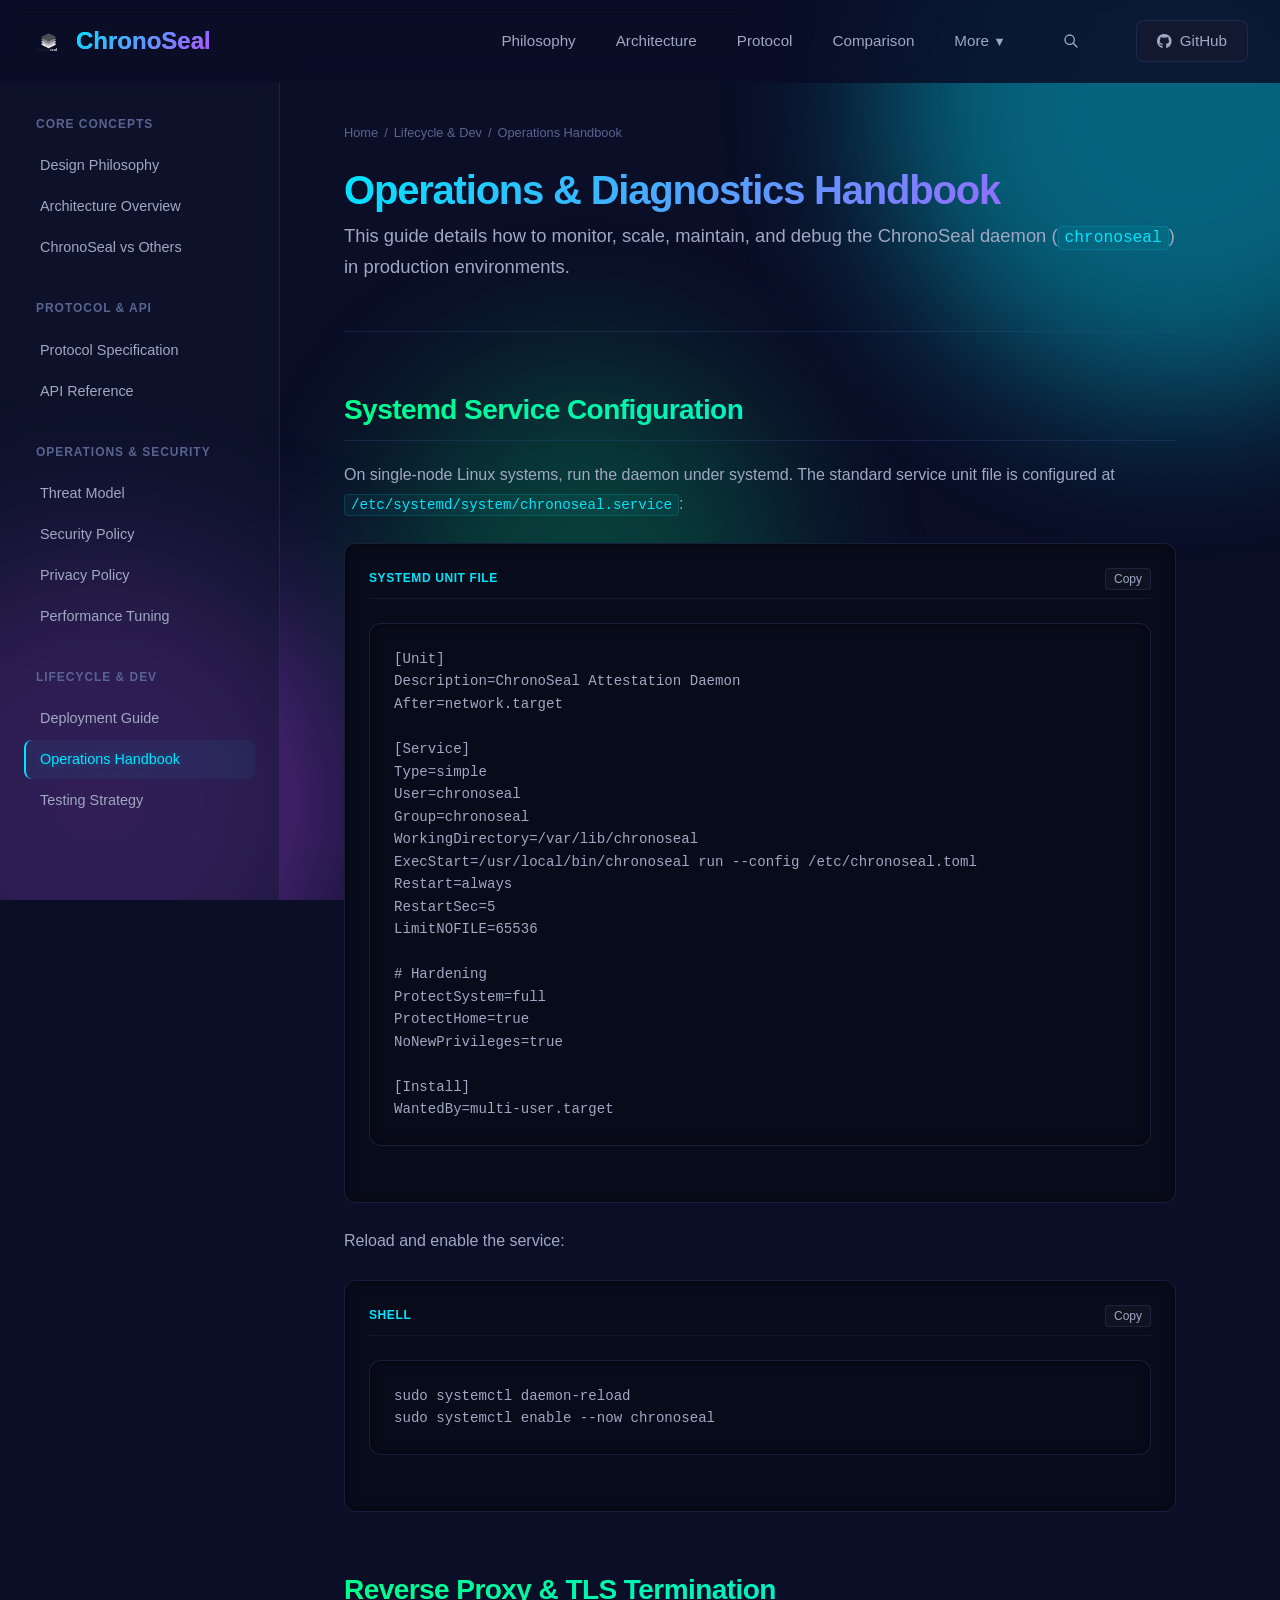
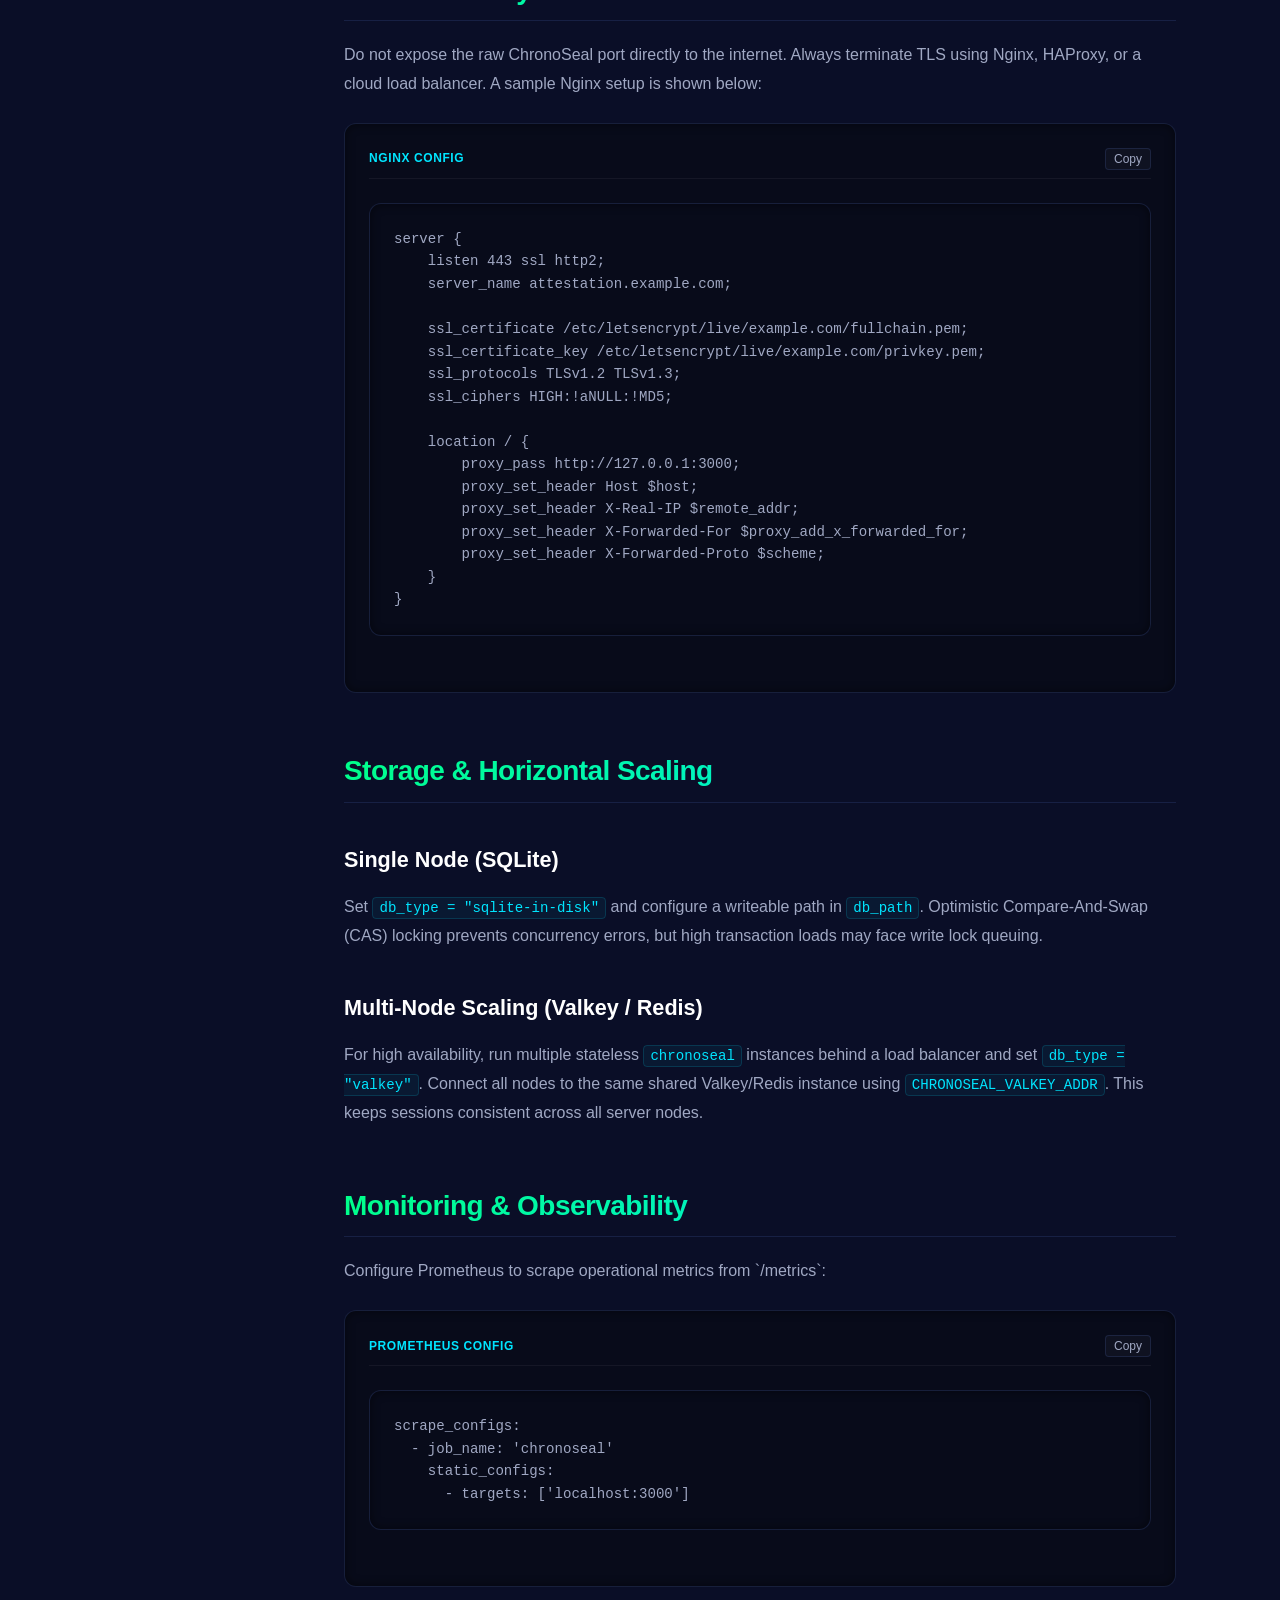
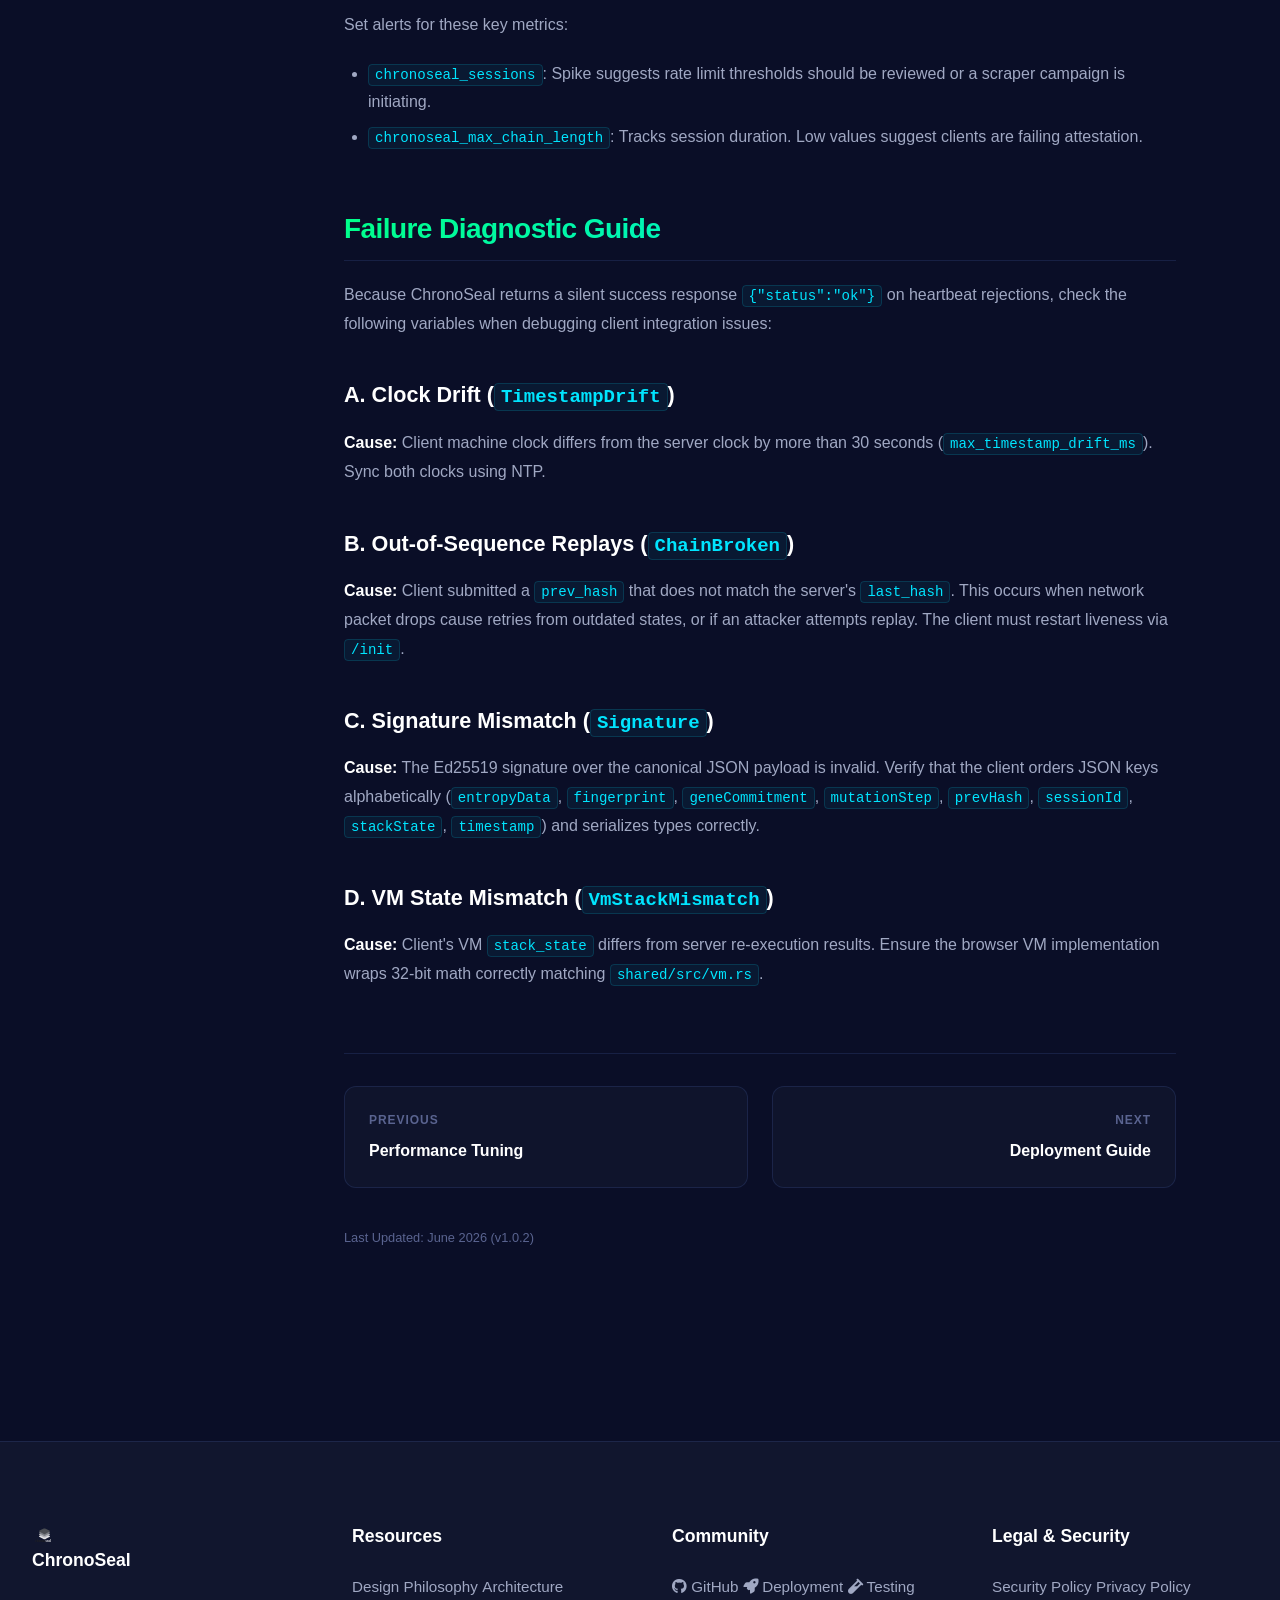
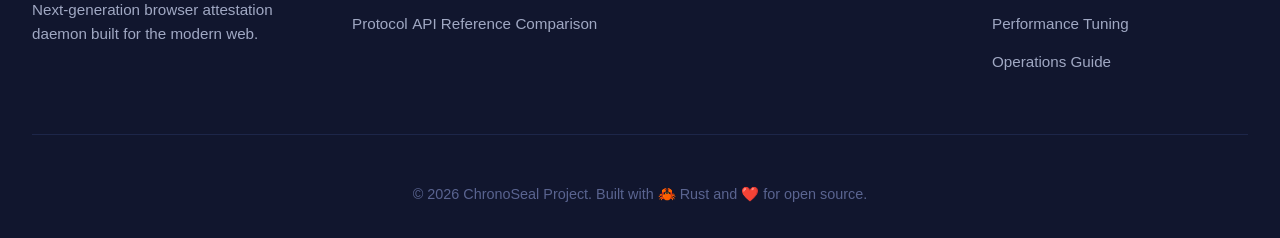
<file: www/operations.html>
<!DOCTYPE html>
<html lang="en">
<head>
  <meta charset="UTF-8">
  <meta name="viewport" content="width=device-width, initial-scale=1.0, viewport-fit=cover">
  <title>Operations Handbook | ChronoSeal Documentation</title>
  <meta name="description" content="ChronoSeal Operations Handbook, detailing deployment, monitoring, scaling, failure diagnosis, and debugging options.">
  <link rel="stylesheet" href="css/chronoseal.css">
  <link rel="stylesheet" href="css/docs.css">
  <link rel="stylesheet" href="css/print.css" media="print">
  <link rel="manifest" href="site.webmanifest">
  <link rel="icon" href="assets/logo.svg" type="image/svg+xml">
  
  <!-- Font Awesome for Icons -->
  <link rel="preconnect" href="https://cdnjs.cloudflare.com" crossorigin />
  <link rel="stylesheet" href="https://cdnjs.cloudflare.com/ajax/libs/font-awesome/6.4.0/css/all.min.css" 
        integrity="sha512-iecdLmaskl7CVkqkXNQ/ZH/XLlvWZOJyj7Yy7tcenmpD1ypASozpmT/E0iPtmFIB46ZmdtAc9eNBvH0H/ZpiBw==" 
        crossorigin="anonymous" 
        referrerpolicy="no-referrer" />
</head>
<body>

  <!-- Floating Background Spheres -->
  <div class="bg-animation">
    <div class="gradient-sphere sphere-1"></div>
    <div class="gradient-sphere sphere-2"></div>
    <div class="gradient-sphere sphere-3"></div>
  </div>

  <!-- Header / Navbar -->
  <nav class="navbar" id="navbar">
    <div class="nav-container">
      <a href="index.html" class="logo">
        <img class="logobar" src="assets/logo.svg" alt="ChronoSeal Logo">
        <span>ChronoSeal</span>
      </a>
      <div class="nav-links" id="navLinks">
        <a href="philosophy.html">Philosophy</a>
        <a href="architecture.html">Architecture</a>
        <a href="protocol.html">Protocol</a>
        <a href="comparison.html">Comparison</a>
        <div class="nav-dropdown">
          <a href="#" class="nav-link">More <small>▼</small></a>
          <div class="nav-dropdown-menu">
            <a href="api.html">API Reference</a>
            <a href="deployment.html">Deployment Guide</a>
            <a href="operations.html" class="active">Operations Guide</a>
            <a href="testing.html">Testing Strategy</a>
            <a href="performance.html">Performance Tuning</a>
            <a href="threat-model.html">Threat Model</a>
            <a href="security.html">Security Policy</a>
            <a href="privacy.html">Privacy Policy</a>
          </div>
        </div>
        <button class="btn btn-ghost btn-sm btn-icon search-trigger" aria-label="Search" onclick="ChronoSearch.open()">
          <svg fill="none" stroke="currentColor" stroke-width="2" viewBox="0 0 24 24" width="16" height="16"><path stroke-linecap="round" stroke-linejoin="round" d="M21 21l-6-6m2-5a7 7 0 11-14 0 7 7 0 0114 0z"></path></svg>
        </button>
        <a href="https://github.com/thakares/chronoseal-rs" class="github-btn" target="_blank" rel="noopener">
          <i class="fab fa-github"></i> GitHub
        </a>
      </div>
      <button class="nav-toggle" id="menuBtn" aria-label="Toggle Navigation">
        <i class="fas fa-bars"></i>
      </button>
    </div>
  </nav>

  <!-- Doc Page Shell -->
  <div class="doc-page">
    <div class="doc-layout">
      
      <!-- Sidebar -->
      <aside class="doc-sidebar">
        <button class="doc-sidebar-toggle">
          <i class="fas fa-bars"></i> Sidebar Menu
        </button>
        <div class="doc-nav-group">
          <div class="doc-nav-label">Core Concepts</div>
          <a href="philosophy.html" class="doc-nav-item">Design Philosophy</a>
          <a href="architecture.html" class="doc-nav-item">Architecture Overview</a>
          <a href="comparison.html" class="doc-nav-item">ChronoSeal vs Others</a>
        </div>
        <div class="doc-nav-group">
          <div class="doc-nav-label">Protocol &amp; API</div>
          <a href="protocol.html" class="doc-nav-item">Protocol Specification</a>
          <a href="api.html" class="doc-nav-item">API Reference</a>
        </div>
        <div class="doc-nav-group">
          <div class="doc-nav-label">Operations &amp; Security</div>
          <a href="threat-model.html" class="doc-nav-item">Threat Model</a>
          <a href="security.html" class="doc-nav-item">Security Policy</a>
          <a href="privacy.html" class="doc-nav-item">Privacy Policy</a>
          <a href="performance.html" class="doc-nav-item">Performance Tuning</a>
        </div>
        <div class="doc-nav-group">
          <div class="doc-nav-label">Lifecycle &amp; Dev</div>
          <a href="deployment.html" class="doc-nav-item">Deployment Guide</a>
          <a href="operations.html" class="doc-nav-item active">Operations Handbook</a>
          <a href="testing.html" class="doc-nav-item">Testing Strategy</a>
        </div>
      </aside>

      <!-- Main Content Area -->
      <main class="doc-main">
        <nav class="doc-breadcrumb" aria-label="Breadcrumb">
          <a href="index.html">Home</a>
          <span class="sep">/</span>
          <a href="#">Lifecycle &amp; Dev</a>
          <span class="sep">/</span>
          <span>Operations Handbook</span>
        </nav>
        
        <article class="doc-content">
          <h1>Operations &amp; Diagnostics Handbook</h1>
          <p class="doc-subtitle">This guide details how to monitor, scale, maintain, and debug the ChronoSeal daemon (<code>chronoseal</code>) in production environments.</p>
          
          <hr>

          <h2>Systemd Service Configuration</h2>
          <p>On single-node Linux systems, run the daemon under systemd. The standard service unit file is configured at <code>/etc/systemd/system/chronoseal.service</code>:</p>
          
          <div class="code-block">
            <div class="code-header">
              <span class="code-lang">systemd Unit File</span>
              <button class="code-copy-btn">Copy</button>
            </div>
            <pre><code>[Unit]
Description=ChronoSeal Attestation Daemon
After=network.target

[Service]
Type=simple
User=chronoseal
Group=chronoseal
WorkingDirectory=/var/lib/chronoseal
ExecStart=/usr/local/bin/chronoseal run --config /etc/chronoseal.toml
Restart=always
RestartSec=5
LimitNOFILE=65536

# Hardening
ProtectSystem=full
ProtectHome=true
NoNewPrivileges=true

[Install]
WantedBy=multi-user.target</code></pre>
          </div>

          <p>Reload and enable the service:</p>
          <div class="code-block">
            <div class="code-header">
              <span class="code-lang">Shell</span>
              <button class="code-copy-btn">Copy</button>
            </div>
            <pre><code>sudo systemctl daemon-reload
sudo systemctl enable --now chronoseal</code></pre>
          </div>

          <h2>Reverse Proxy &amp; TLS Termination</h2>
          <p>Do not expose the raw ChronoSeal port directly to the internet. Always terminate TLS using Nginx, HAProxy, or a cloud load balancer. A sample Nginx setup is shown below:</p>
          
          <div class="code-block">
            <div class="code-header">
              <span class="code-lang">Nginx config</span>
              <button class="code-copy-btn">Copy</button>
            </div>
            <pre><code>server {
    listen 443 ssl http2;
    server_name attestation.example.com;

    ssl_certificate /etc/letsencrypt/live/example.com/fullchain.pem;
    ssl_certificate_key /etc/letsencrypt/live/example.com/privkey.pem;
    ssl_protocols TLSv1.2 TLSv1.3;
    ssl_ciphers HIGH:!aNULL:!MD5;

    location / {
        proxy_pass http://127.0.0.1:3000;
        proxy_set_header Host $host;
        proxy_set_header X-Real-IP $remote_addr;
        proxy_set_header X-Forwarded-For $proxy_add_x_forwarded_for;
        proxy_set_header X-Forwarded-Proto $scheme;
    }
}</code></pre>
          </div>

          <h2>Storage &amp; Horizontal Scaling</h2>
          
          <h3>Single Node (SQLite)</h3>
          <p>Set <code>db_type = "sqlite-in-disk"</code> and configure a writeable path in <code>db_path</code>. Optimistic Compare-And-Swap (CAS) locking prevents concurrency errors, but high transaction loads may face write lock queuing.</p>

          <h3>Multi-Node Scaling (Valkey / Redis)</h3>
          <p>For high availability, run multiple stateless <code>chronoseal</code> instances behind a load balancer and set <code>db_type = "valkey"</code>. Connect all nodes to the same shared Valkey/Redis instance using <code>CHRONOSEAL_VALKEY_ADDR</code>. This keeps sessions consistent across all server nodes.</p>

          <h2>Monitoring &amp; Observability</h2>
          <p>Configure Prometheus to scrape operational metrics from `/metrics`:</p>
          <div class="code-block">
            <div class="code-header">
              <span class="code-lang">Prometheus config</span>
              <button class="code-copy-btn">Copy</button>
            </div>
            <pre><code>scrape_configs:
  - job_name: 'chronoseal'
    static_configs:
      - targets: ['localhost:3000']</code></pre>
          </div>
          <p>Set alerts for these key metrics:</p>
          <ul>
            <li><code>chronoseal_sessions</code>: Spike suggests rate limit thresholds should be reviewed or a scraper campaign is initiating.</li>
            <li><code>chronoseal_max_chain_length</code>: Tracks session duration. Low values suggest clients are failing attestation.</li>
          </ul>

          <h2>Failure Diagnostic Guide</h2>
          <p>Because ChronoSeal returns a silent success response <code>{"status":"ok"}</code> on heartbeat rejections, check the following variables when debugging client integration issues:</p>
          
          <h3>A. Clock Drift (<code>TimestampDrift</code>)</h3>
          <p><strong>Cause:</strong> Client machine clock differs from the server clock by more than 30 seconds (<code>max_timestamp_drift_ms</code>). Sync both clocks using NTP.</p>

          <h3>B. Out-of-Sequence Replays (<code>ChainBroken</code>)</h3>
          <p><strong>Cause:</strong> Client submitted a <code>prev_hash</code> that does not match the server's <code>last_hash</code>. This occurs when network packet drops cause retries from outdated states, or if an attacker attempts replay. The client must restart liveness via <code>/init</code>.</p>

          <h3>C. Signature Mismatch (<code>Signature</code>)</h3>
          <p><strong>Cause:</strong> The Ed25519 signature over the canonical JSON payload is invalid. Verify that the client orders JSON keys alphabetically (<code>entropyData</code>, <code>fingerprint</code>, <code>geneCommitment</code>, <code>mutationStep</code>, <code>prevHash</code>, <code>sessionId</code>, <code>stackState</code>, <code>timestamp</code>) and serializes types correctly.</p>

          <h3>D. VM State Mismatch (<code>VmStackMismatch</code>)</h3>
          <p><strong>Cause:</strong> Client's VM <code>stack_state</code> differs from server re-execution results. Ensure the browser VM implementation wraps 32-bit math correctly matching <code>shared/src/vm.rs</code>.</p>
        </article>

        <!-- Pager -->
        <nav class="doc-pager" aria-label="Doc navigation Pager">
          <a href="performance.html" class="doc-pager-link">
            <div class="doc-pager-label">Previous</div>
            <div class="doc-pager-title">Performance Tuning</div>
          </a>
          <a href="deployment.html" class="doc-pager-link doc-pager-link--next">
            <div class="doc-pager-label">Next</div>
            <div class="doc-pager-title">Deployment Guide</div>
          </a>
        </nav>

        <div class="doc-meta">
          Last Updated: June 2026 (v1.0.2)
        </div>
      </main>

    </div>
  </div>

  <!-- Footer -->
  <footer class="footer">
    <div class="footer-content">
      <div class="footer-section">
        <h4>
          <img class="logobar" src="assets/logo.svg" alt="ChronoSeal Logo" style="width: 24px; height: 24px; vertical-align: middle;"> ChronoSeal
        </h4>
        <p>Next-generation browser attestation daemon built for the modern web.</p>
      </div>
      <div class="footer-section">
        <h4>Resources</h4>
        <a href="philosophy.html">Design Philosophy</a>
        <a href="architecture.html">Architecture</a>
        <a href="protocol.html">Protocol</a>
        <a href="api.html">API Reference</a>
        <a href="comparison.html">Comparison</a>
      </div>
      <div class="footer-section">
        <h4>Community</h4>
        <a href="https://github.com/thakares/chronoseal-rs" target="_blank" rel="noopener"><i class="fab fa-github"></i> GitHub</a>
        <a href="deployment.html"><i class="fas fa-rocket"></i> Deployment</a>
        <a href="testing.html"><i class="fas fa-vial"></i> Testing</a>
      </div>
      <div class="footer-section">
        <h4>Legal &amp; Security</h4>
        <a href="security.html">Security Policy</a>
        <a href="privacy.html">Privacy Policy</a>
        <a href="performance.html">Performance Tuning</a>
        <a href="operations.html">Operations Guide</a>
      </div>
    </div>
    <div class="footer-bottom">
      <p>&copy; 2026 ChronoSeal Project. Built with 🦀 Rust and ❤️ for open source.</p>
    </div>
  </footer>

  <!-- Search Overlay -->
  <div class="search-overlay">
    <div class="search-box">
      <div class="search-input-wrap">
        <svg fill="none" stroke="currentColor" stroke-width="2" viewBox="0 0 24 24"><path stroke-linecap="round" stroke-linejoin="round" d="M21 21l-6-6m2-5a7 7 0 11-14 0 7 7 0 0114 0z"></path></svg>
        <input type="text" class="search-input" placeholder="Search documentation... (Esc to close)">
        <span class="search-kbd">/</span>
      </div>
      <div class="search-results"></div>
    </div>
  </div>

  <!-- Back to top -->
  <a href="#" class="back-to-top" aria-label="Back to top">▲</a>

  <!-- JS Scripts -->
  <script src="js/search.js"></script>
  <script src="js/app.js"></script>
</body>
</html>
</file>
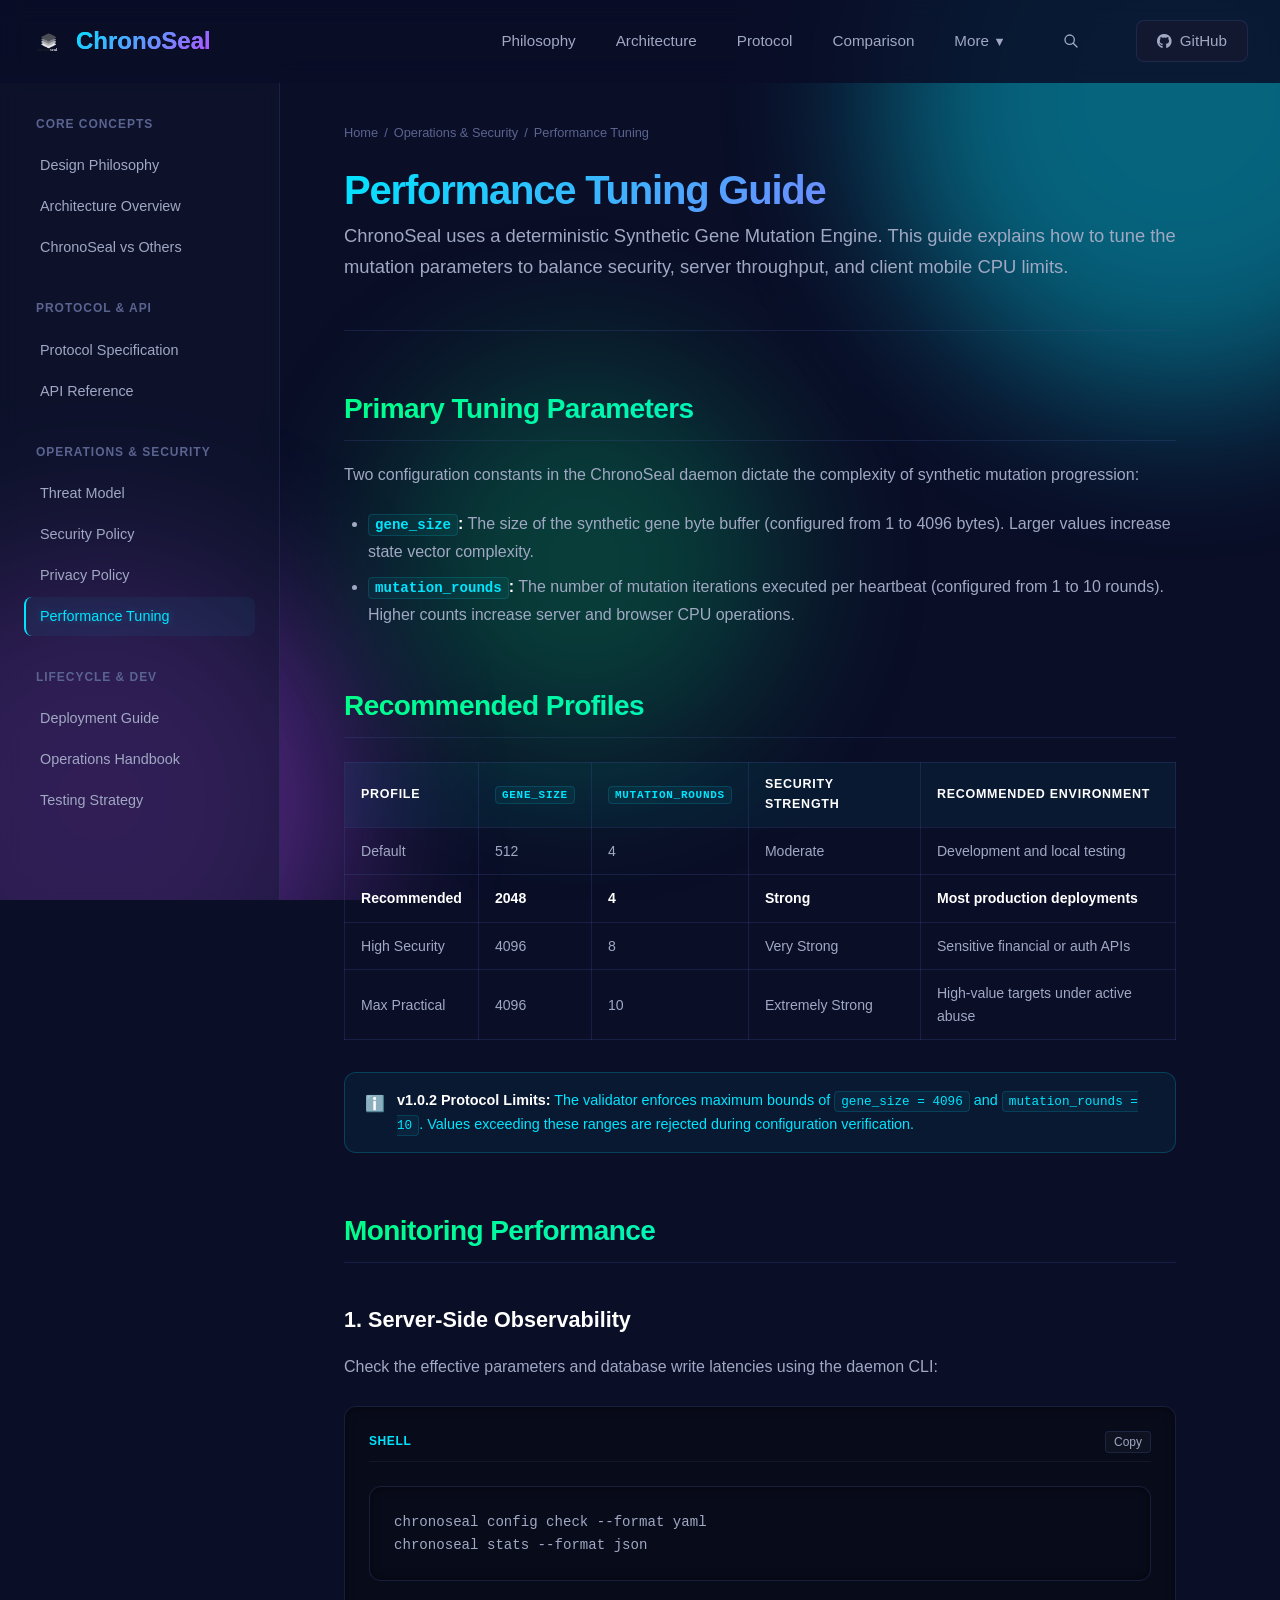
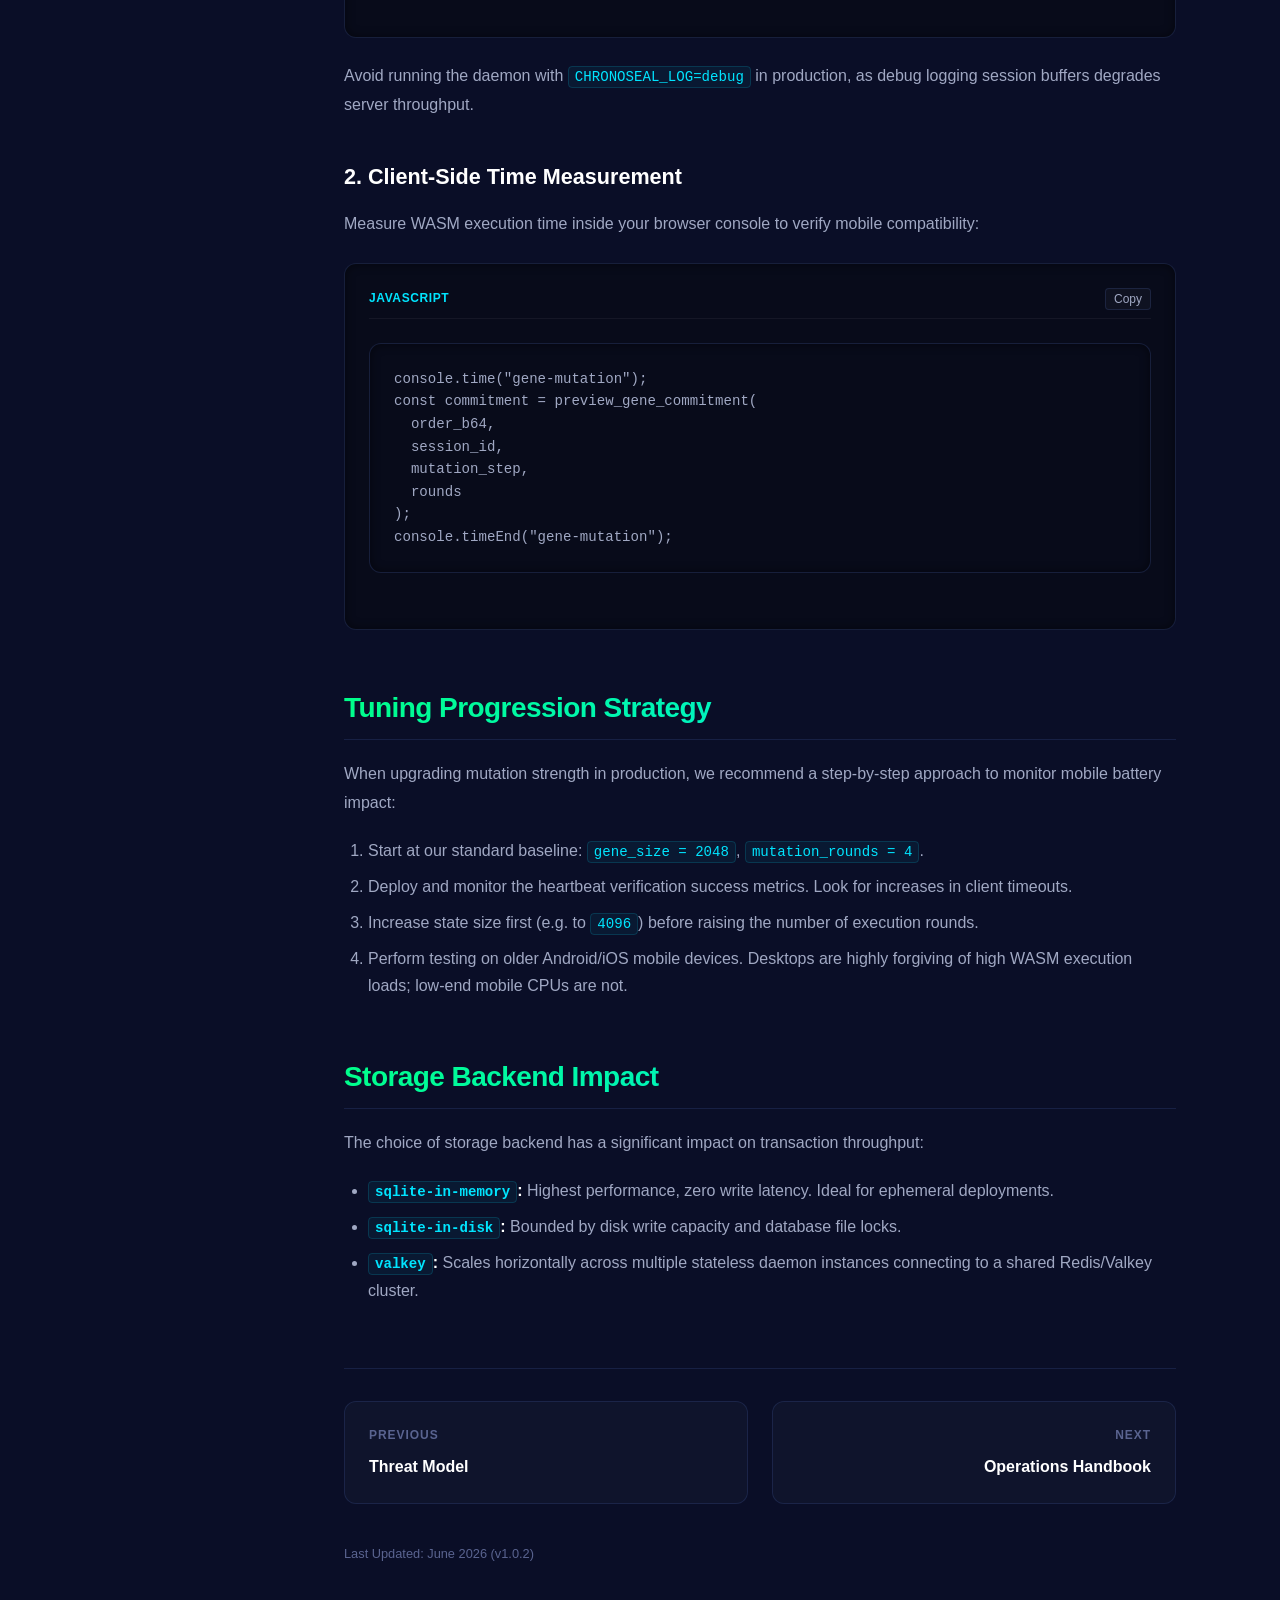
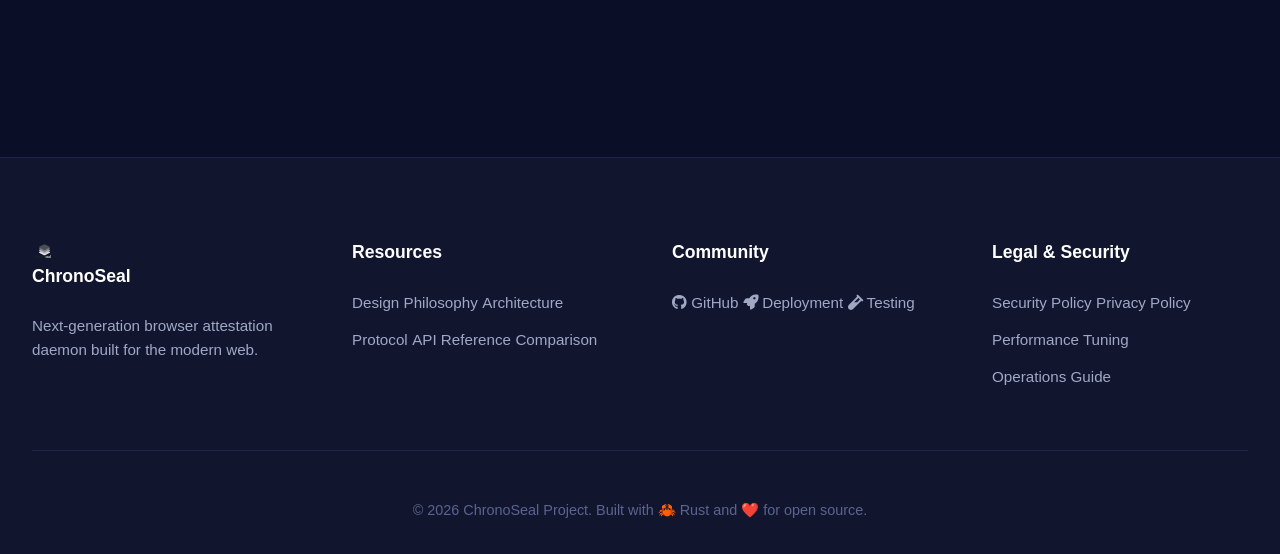
<file: www/performance.html>
<!DOCTYPE html>
<html lang="en">
<head>
  <meta charset="UTF-8">
  <meta name="viewport" content="width=device-width, initial-scale=1.0, viewport-fit=cover">
  <title>Performance Tuning Guide | ChronoSeal Documentation</title>
  <meta name="description" content="ChronoSeal Performance Tuning Guide, detailing mutation parameters, recommended setups, diagnostic metrics, and optimization profiles.">
  <link rel="stylesheet" href="css/chronoseal.css">
  <link rel="stylesheet" href="css/docs.css">
  <link rel="stylesheet" href="css/print.css" media="print">
  <link rel="manifest" href="site.webmanifest">
  <link rel="icon" href="assets/logo.svg" type="image/svg+xml">
  
  <!-- Font Awesome for Icons -->
  <link rel="preconnect" href="https://cdnjs.cloudflare.com" crossorigin />
  <link rel="stylesheet" href="https://cdnjs.cloudflare.com/ajax/libs/font-awesome/6.4.0/css/all.min.css" 
        integrity="sha512-iecdLmaskl7CVkqkXNQ/ZH/XLlvWZOJyj7Yy7tcenmpD1ypASozpmT/E0iPtmFIB46ZmdtAc9eNBvH0H/ZpiBw==" 
        crossorigin="anonymous" 
        referrerpolicy="no-referrer" />
</head>
<body>

  <!-- Floating Background Spheres -->
  <div class="bg-animation">
    <div class="gradient-sphere sphere-1"></div>
    <div class="gradient-sphere sphere-2"></div>
    <div class="gradient-sphere sphere-3"></div>
  </div>

  <!-- Header / Navbar -->
  <nav class="navbar" id="navbar">
    <div class="nav-container">
      <a href="index.html" class="logo">
        <img class="logobar" src="assets/logo.svg" alt="ChronoSeal Logo">
        <span>ChronoSeal</span>
      </a>
      <div class="nav-links" id="navLinks">
        <a href="philosophy.html">Philosophy</a>
        <a href="architecture.html">Architecture</a>
        <a href="protocol.html">Protocol</a>
        <a href="comparison.html">Comparison</a>
        <div class="nav-dropdown">
          <a href="#" class="nav-link">More <small>▼</small></a>
          <div class="nav-dropdown-menu">
            <a href="api.html">API Reference</a>
            <a href="deployment.html">Deployment Guide</a>
            <a href="operations.html">Operations Guide</a>
            <a href="testing.html">Testing Strategy</a>
            <a href="performance.html" class="active">Performance Tuning</a>
            <a href="threat-model.html">Threat Model</a>
            <a href="security.html">Security Policy</a>
            <a href="privacy.html">Privacy Policy</a>
          </div>
        </div>
        <button class="btn btn-ghost btn-sm btn-icon search-trigger" aria-label="Search" onclick="ChronoSearch.open()">
          <svg fill="none" stroke="currentColor" stroke-width="2" viewBox="0 0 24 24" width="16" height="16"><path stroke-linecap="round" stroke-linejoin="round" d="M21 21l-6-6m2-5a7 7 0 11-14 0 7 7 0 0114 0z"></path></svg>
        </button>
        <a href="https://github.com/thakares/chronoseal-rs" class="github-btn" target="_blank" rel="noopener">
          <i class="fab fa-github"></i> GitHub
        </a>
      </div>
      <button class="nav-toggle" id="menuBtn" aria-label="Toggle Navigation">
        <i class="fas fa-bars"></i>
      </button>
    </div>
  </nav>

  <!-- Doc Page Shell -->
  <div class="doc-page">
    <div class="doc-layout">
      
      <!-- Sidebar -->
      <aside class="doc-sidebar">
        <button class="doc-sidebar-toggle">
          <i class="fas fa-bars"></i> Sidebar Menu
        </button>
        <div class="doc-nav-group">
          <div class="doc-nav-label">Core Concepts</div>
          <a href="philosophy.html" class="doc-nav-item">Design Philosophy</a>
          <a href="architecture.html" class="doc-nav-item">Architecture Overview</a>
          <a href="comparison.html" class="doc-nav-item">ChronoSeal vs Others</a>
        </div>
        <div class="doc-nav-group">
          <div class="doc-nav-label">Protocol &amp; API</div>
          <a href="protocol.html" class="doc-nav-item">Protocol Specification</a>
          <a href="api.html" class="doc-nav-item">API Reference</a>
        </div>
        <div class="doc-nav-group">
          <div class="doc-nav-label">Operations &amp; Security</div>
          <a href="threat-model.html" class="doc-nav-item">Threat Model</a>
          <a href="security.html" class="doc-nav-item">Security Policy</a>
          <a href="privacy.html" class="doc-nav-item">Privacy Policy</a>
          <a href="performance.html" class="doc-nav-item active">Performance Tuning</a>
        </div>
        <div class="doc-nav-group">
          <div class="doc-nav-label">Lifecycle &amp; Dev</div>
          <a href="deployment.html" class="doc-nav-item">Deployment Guide</a>
          <a href="operations.html" class="doc-nav-item">Operations Handbook</a>
          <a href="testing.html" class="doc-nav-item">Testing Strategy</a>
        </div>
      </aside>

      <!-- Main Content Area -->
      <main class="doc-main">
        <nav class="doc-breadcrumb" aria-label="Breadcrumb">
          <a href="index.html">Home</a>
          <span class="sep">/</span>
          <a href="#">Operations &amp; Security</a>
          <span class="sep">/</span>
          <span>Performance Tuning</span>
        </nav>
        
        <article class="doc-content">
          <h1>Performance Tuning Guide</h1>
          <p class="doc-subtitle">ChronoSeal uses a deterministic Synthetic Gene Mutation Engine. This guide explains how to tune the mutation parameters to balance security, server throughput, and client mobile CPU limits.</p>
          
          <hr>

          <h2>Primary Tuning Parameters</h2>
          <p>Two configuration constants in the ChronoSeal daemon dictate the complexity of synthetic mutation progression:</p>
          <ul>
            <li><strong><code>gene_size</code>:</strong> The size of the synthetic gene byte buffer (configured from 1 to 4096 bytes). Larger values increase state vector complexity.</li>
            <li><strong><code>mutation_rounds</code>:</strong> The number of mutation iterations executed per heartbeat (configured from 1 to 10 rounds). Higher counts increase server and browser CPU operations.</li>
          </ul>

          <h2>Recommended Profiles</h2>
          <table>
            <thead>
              <tr>
                <th>Profile</th>
                <th><code>gene_size</code></th>
                <th><code>mutation_rounds</code></th>
                <th>Security Strength</th>
                <th>Recommended Environment</th>
              </tr>
            </thead>
            <tbody>
              <tr>
                <td>Default</td>
                <td>512</td>
                <td>4</td>
                <td>Moderate</td>
                <td>Development and local testing</td>
              </tr>
              <tr>
                <td><strong>Recommended</strong></td>
                <td><strong>2048</strong></td>
                <td><strong>4</strong></td>
                <td><strong>Strong</strong></td>
                <td><strong>Most production deployments</strong></td>
              </tr>
              <tr>
                <td>High Security</td>
                <td>4096</td>
                <td>8</td>
                <td>Very Strong</td>
                <td>Sensitive financial or auth APIs</td>
              </tr>
              <tr>
                <td>Max Practical</td>
                <td>4096</td>
                <td>10</td>
                <td>Extremely Strong</td>
                <td>High-value targets under active abuse</td>
              </tr>
            </tbody>
          </table>

          <div class="doc-alert doc-alert--note">
            <div class="doc-alert-icon">ℹ️</div>
            <div class="doc-alert-body">
              <strong>v1.0.2 Protocol Limits:</strong> The validator enforces maximum bounds of <code>gene_size = 4096</code> and <code>mutation_rounds = 10</code>. Values exceeding these ranges are rejected during configuration verification.
            </div>
          </div>

          <h2>Monitoring Performance</h2>
          
          <h3>1. Server-Side Observability</h3>
          <p>Check the effective parameters and database write latencies using the daemon CLI:</p>
          <div class="code-block">
            <div class="code-header">
              <span class="code-lang">Shell</span>
              <button class="code-copy-btn">Copy</button>
            </div>
            <pre><code>chronoseal config check --format yaml
chronoseal stats --format json</code></pre>
          </div>
          <p>Avoid running the daemon with <code>CHRONOSEAL_LOG=debug</code> in production, as debug logging session buffers degrades server throughput.</p>

          <h3>2. Client-Side Time Measurement</h3>
          <p>Measure WASM execution time inside your browser console to verify mobile compatibility:</p>
          <div class="code-block">
            <div class="code-header">
              <span class="code-lang">JavaScript</span>
              <button class="code-copy-btn">Copy</button>
            </div>
            <pre><code>console.time("gene-mutation");
const commitment = preview_gene_commitment(
  order_b64,
  session_id,
  mutation_step,
  rounds
);
console.timeEnd("gene-mutation");</code></pre>
          </div>

          <h2>Tuning Progression Strategy</h2>
          <p>When upgrading mutation strength in production, we recommend a step-by-step approach to monitor mobile battery impact:</p>
          <ol>
            <li>Start at our standard baseline: <code>gene_size = 2048</code>, <code>mutation_rounds = 4</code>.</li>
            <li>Deploy and monitor the heartbeat verification success metrics. Look for increases in client timeouts.</li>
            <li>Increase state size first (e.g. to <code>4096</code>) before raising the number of execution rounds.</li>
            <li>Perform testing on older Android/iOS mobile devices. Desktops are highly forgiving of high WASM execution loads; low-end mobile CPUs are not.</li>
          </ol>

          <h2>Storage Backend Impact</h2>
          <p>The choice of storage backend has a significant impact on transaction throughput:</p>
          <ul>
            <li><strong><code>sqlite-in-memory</code>:</strong> Highest performance, zero write latency. Ideal for ephemeral deployments.</li>
            <li><strong><code>sqlite-in-disk</code>:</strong> Bounded by disk write capacity and database file locks.</li>
            <li><strong><code>valkey</code>:</strong> Scales horizontally across multiple stateless daemon instances connecting to a shared Redis/Valkey cluster.</li>
          </ul>
        </article>

        <!-- Pager -->
        <nav class="doc-pager" aria-label="Doc navigation Pager">
          <a href="threat-model.html" class="doc-pager-link">
            <div class="doc-pager-label">Previous</div>
            <div class="doc-pager-title">Threat Model</div>
          </a>
          <a href="operations.html" class="doc-pager-link doc-pager-link--next">
            <div class="doc-pager-label">Next</div>
            <div class="doc-pager-title">Operations Handbook</div>
          </a>
        </nav>

        <div class="doc-meta">
          Last Updated: June 2026 (v1.0.2)
        </div>
      </main>

    </div>
  </div>

  <!-- Footer -->
  <footer class="footer">
    <div class="footer-content">
      <div class="footer-section">
        <h4>
          <img class="logobar" src="assets/logo.svg" alt="ChronoSeal Logo" style="width: 24px; height: 24px; vertical-align: middle;"> ChronoSeal
        </h4>
        <p>Next-generation browser attestation daemon built for the modern web.</p>
      </div>
      <div class="footer-section">
        <h4>Resources</h4>
        <a href="philosophy.html">Design Philosophy</a>
        <a href="architecture.html">Architecture</a>
        <a href="protocol.html">Protocol</a>
        <a href="api.html">API Reference</a>
        <a href="comparison.html">Comparison</a>
      </div>
      <div class="footer-section">
        <h4>Community</h4>
        <a href="https://github.com/thakares/chronoseal-rs" target="_blank" rel="noopener"><i class="fab fa-github"></i> GitHub</a>
        <a href="deployment.html"><i class="fas fa-rocket"></i> Deployment</a>
        <a href="testing.html"><i class="fas fa-vial"></i> Testing</a>
      </div>
      <div class="footer-section">
        <h4>Legal &amp; Security</h4>
        <a href="security.html">Security Policy</a>
        <a href="privacy.html">Privacy Policy</a>
        <a href="performance.html">Performance Tuning</a>
        <a href="operations.html">Operations Guide</a>
      </div>
    </div>
    <div class="footer-bottom">
      <p>&copy; 2026 ChronoSeal Project. Built with 🦀 Rust and ❤️ for open source.</p>
    </div>
  </footer>

  <!-- Search Overlay -->
  <div class="search-overlay">
    <div class="search-box">
      <div class="search-input-wrap">
        <svg fill="none" stroke="currentColor" stroke-width="2" viewBox="0 0 24 24"><path stroke-linecap="round" stroke-linejoin="round" d="M21 21l-6-6m2-5a7 7 0 11-14 0 7 7 0 0114 0z"></path></svg>
        <input type="text" class="search-input" placeholder="Search documentation... (Esc to close)">
        <span class="search-kbd">/</span>
      </div>
      <div class="search-results"></div>
    </div>
  </div>

  <!-- Back to top -->
  <a href="#" class="back-to-top" aria-label="Back to top">▲</a>

  <!-- JS Scripts -->
  <script src="js/search.js"></script>
  <script src="js/app.js"></script>
</body>
</html>
</file>
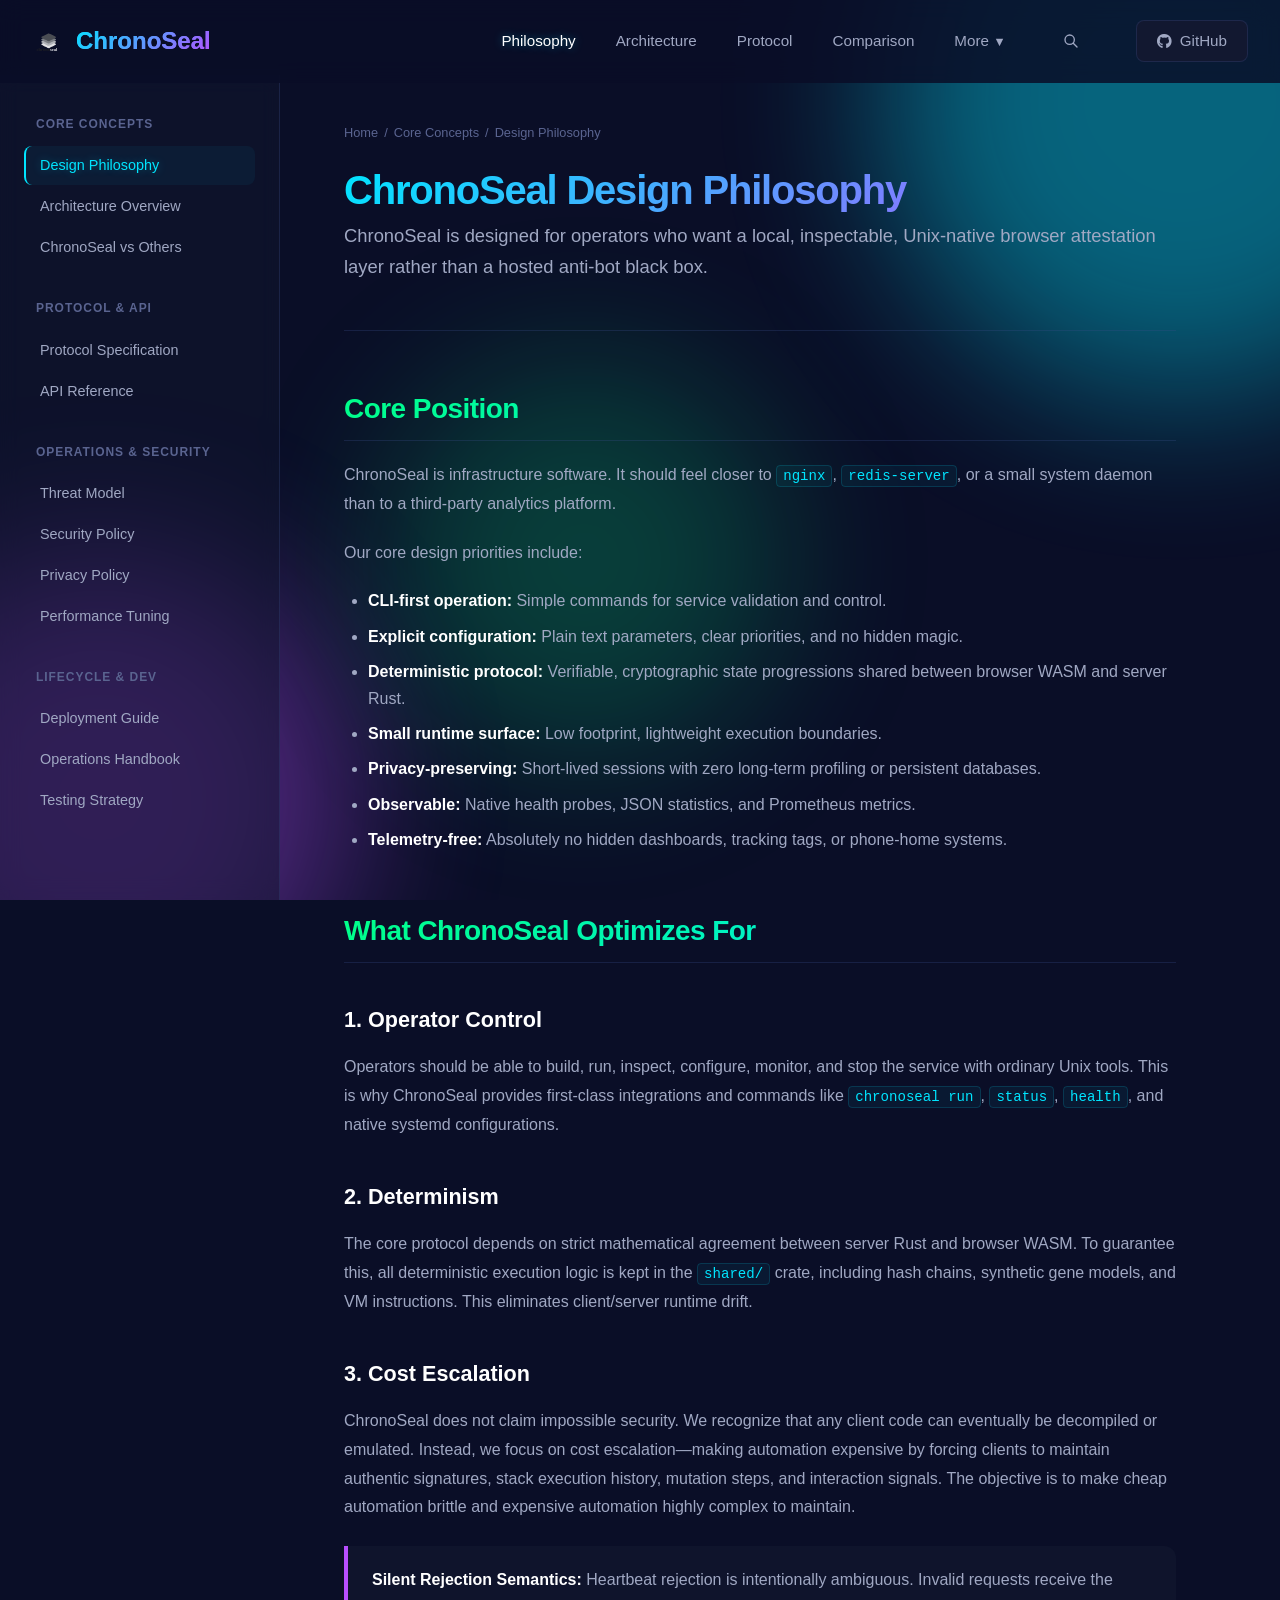
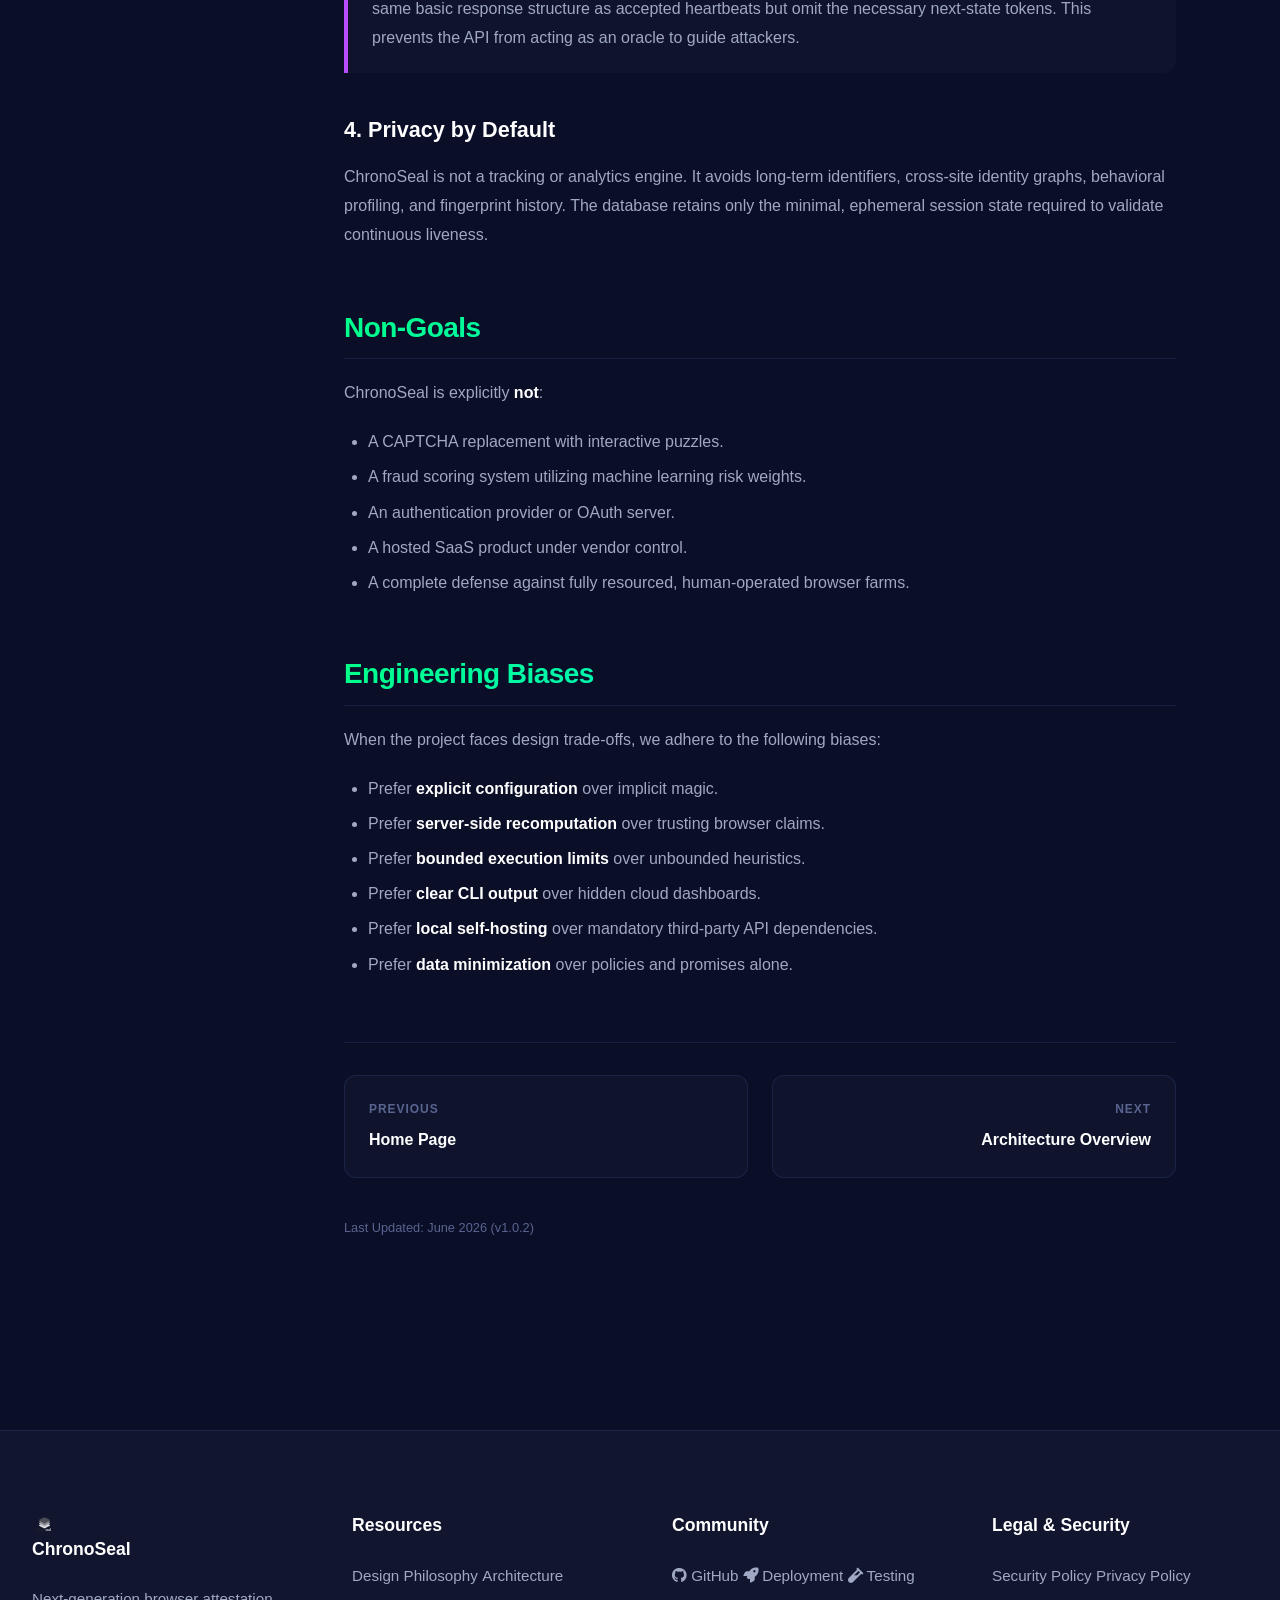
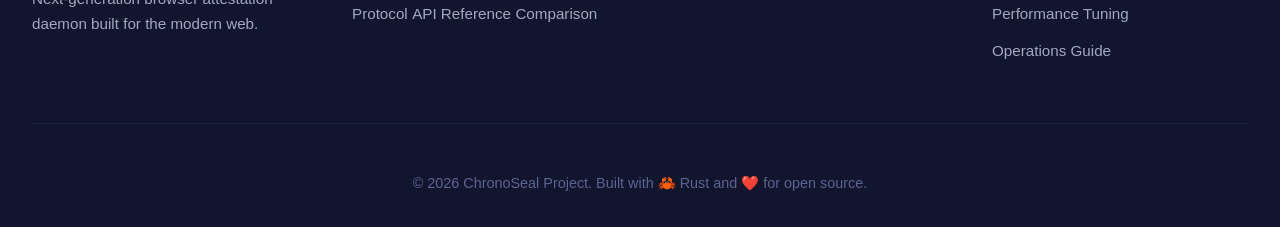
<file: www/philosophy.html>
<!DOCTYPE html>
<html lang="en">
<head>
  <meta charset="UTF-8">
  <meta name="viewport" content="width=device-width, initial-scale=1.0, viewport-fit=cover">
  <title>Design Philosophy | ChronoSeal Documentation</title>
  <meta name="description" content="ChronoSeal design philosophy, engineering priorities, non-goals, and cost-raising anti-automation security biases.">
  <link rel="stylesheet" href="css/chronoseal.css">
  <link rel="stylesheet" href="css/docs.css">
  <link rel="stylesheet" href="css/print.css" media="print">
  <link rel="manifest" href="site.webmanifest">
  <link rel="icon" href="assets/logo.svg" type="image/svg+xml">
  
  <!-- Font Awesome for Icons -->
  <link rel="preconnect" href="https://cdnjs.cloudflare.com" crossorigin />
  <link rel="stylesheet" href="https://cdnjs.cloudflare.com/ajax/libs/font-awesome/6.4.0/css/all.min.css" 
        integrity="sha512-iecdLmaskl7CVkqkXNQ/ZH/XLlvWZOJyj7Yy7tcenmpD1ypASozpmT/E0iPtmFIB46ZmdtAc9eNBvH0H/ZpiBw==" 
        crossorigin="anonymous" 
        referrerpolicy="no-referrer" />
</head>
<body>

  <!-- Floating Background Spheres -->
  <div class="bg-animation">
    <div class="gradient-sphere sphere-1"></div>
    <div class="gradient-sphere sphere-2"></div>
    <div class="gradient-sphere sphere-3"></div>
  </div>

  <!-- Header / Navbar -->
  <nav class="navbar" id="navbar">
    <div class="nav-container">
      <a href="index.html" class="logo">
        <img class="logobar" src="assets/logo.svg" alt="ChronoSeal Logo">
        <span>ChronoSeal</span>
      </a>
      <div class="nav-links" id="navLinks">
        <a href="philosophy.html" class="active">Philosophy</a>
        <a href="architecture.html">Architecture</a>
        <a href="protocol.html">Protocol</a>
        <a href="comparison.html">Comparison</a>
        <div class="nav-dropdown">
          <a href="#" class="nav-link">More <small>▼</small></a>
          <div class="nav-dropdown-menu">
            <a href="api.html">API Reference</a>
            <a href="deployment.html">Deployment Guide</a>
            <a href="operations.html">Operations Guide</a>
            <a href="testing.html">Testing Strategy</a>
            <a href="performance.html">Performance Tuning</a>
            <a href="threat-model.html">Threat Model</a>
            <a href="security.html">Security Policy</a>
            <a href="privacy.html">Privacy Policy</a>
          </div>
        </div>
        <button class="btn btn-ghost btn-sm btn-icon search-trigger" aria-label="Search" onclick="ChronoSearch.open()">
          <svg fill="none" stroke="currentColor" stroke-width="2" viewBox="0 0 24 24" width="16" height="16"><path stroke-linecap="round" stroke-linejoin="round" d="M21 21l-6-6m2-5a7 7 0 11-14 0 7 7 0 0114 0z"></path></svg>
        </button>
        <a href="https://github.com/thakares/chronoseal-rs" class="github-btn" target="_blank" rel="noopener">
          <i class="fab fa-github"></i> GitHub
        </a>
      </div>
      <button class="nav-toggle" id="menuBtn" aria-label="Toggle Navigation">
        <i class="fas fa-bars"></i>
      </button>
    </div>
  </nav>

  <!-- Doc Page Shell -->
  <div class="doc-page">
    <div class="doc-layout">
      
      <!-- Sidebar -->
      <aside class="doc-sidebar">
        <button class="doc-sidebar-toggle">
          <i class="fas fa-bars"></i> Sidebar Menu
        </button>
        <div class="doc-nav-group">
          <div class="doc-nav-label">Core Concepts</div>
          <a href="philosophy.html" class="doc-nav-item active">Design Philosophy</a>
          <a href="architecture.html" class="doc-nav-item">Architecture Overview</a>
          <a href="comparison.html" class="doc-nav-item">ChronoSeal vs Others</a>
        </div>
        <div class="doc-nav-group">
          <div class="doc-nav-label">Protocol &amp; API</div>
          <a href="protocol.html" class="doc-nav-item">Protocol Specification</a>
          <a href="api.html" class="doc-nav-item">API Reference</a>
        </div>
        <div class="doc-nav-group">
          <div class="doc-nav-label">Operations &amp; Security</div>
          <a href="threat-model.html" class="doc-nav-item">Threat Model</a>
          <a href="security.html" class="doc-nav-item">Security Policy</a>
          <a href="privacy.html" class="doc-nav-item">Privacy Policy</a>
          <a href="performance.html" class="doc-nav-item">Performance Tuning</a>
        </div>
        <div class="doc-nav-group">
          <div class="doc-nav-label">Lifecycle &amp; Dev</div>
          <a href="deployment.html" class="doc-nav-item">Deployment Guide</a>
          <a href="operations.html" class="doc-nav-item">Operations Handbook</a>
          <a href="testing.html" class="doc-nav-item">Testing Strategy</a>
        </div>
      </aside>

      <!-- Main Content Area -->
      <main class="doc-main">
        <nav class="doc-breadcrumb" aria-label="Breadcrumb">
          <a href="index.html">Home</a>
          <span class="sep">/</span>
          <a href="#">Core Concepts</a>
          <span class="sep">/</span>
          <span>Design Philosophy</span>
        </nav>
        
        <article class="doc-content">
          <h1>ChronoSeal Design Philosophy</h1>
          <p class="doc-subtitle">ChronoSeal is designed for operators who want a local, inspectable, Unix-native browser attestation layer rather than a hosted anti-bot black box.</p>
          
          <hr>

          <h2>Core Position</h2>
          <p>ChronoSeal is infrastructure software. It should feel closer to <code>nginx</code>, <code>redis-server</code>, or a small system daemon than to a third-party analytics platform.</p>
          <p>Our core design priorities include:</p>
          <ul>
            <li><strong>CLI-first operation:</strong> Simple commands for service validation and control.</li>
            <li><strong>Explicit configuration:</strong> Plain text parameters, clear priorities, and no hidden magic.</li>
            <li><strong>Deterministic protocol:</strong> Verifiable, cryptographic state progressions shared between browser WASM and server Rust.</li>
            <li><strong>Small runtime surface:</strong> Low footprint, lightweight execution boundaries.</li>
            <li><strong>Privacy-preserving:</strong> Short-lived sessions with zero long-term profiling or persistent databases.</li>
            <li><strong>Observable:</strong> Native health probes, JSON statistics, and Prometheus metrics.</li>
            <li><strong>Telemetry-free:</strong> Absolutely no hidden dashboards, tracking tags, or phone-home systems.</li>
          </ul>

          <h2>What ChronoSeal Optimizes For</h2>
          
          <h3>1. Operator Control</h3>
          <p>Operators should be able to build, run, inspect, configure, monitor, and stop the service with ordinary Unix tools. This is why ChronoSeal provides first-class integrations and commands like <code>chronoseal run</code>, <code>status</code>, <code>health</code>, and native systemd configurations.</p>
          
          <h3>2. Determinism</h3>
          <p>The core protocol depends on strict mathematical agreement between server Rust and browser WASM. To guarantee this, all deterministic execution logic is kept in the <code>shared/</code> crate, including hash chains, synthetic gene models, and VM instructions. This eliminates client/server runtime drift.</p>

          <h3>3. Cost Escalation</h3>
          <p>ChronoSeal does not claim impossible security. We recognize that any client code can eventually be decompiled or emulated. Instead, we focus on cost escalation—making automation expensive by forcing clients to maintain authentic signatures, stack execution history, mutation steps, and interaction signals. The objective is to make cheap automation brittle and expensive automation highly complex to maintain.</p>

          <blockquote>
            <p><strong>Silent Rejection Semantics:</strong> Heartbeat rejection is intentionally ambiguous. Invalid requests receive the same basic response structure as accepted heartbeats but omit the necessary next-state tokens. This prevents the API from acting as an oracle to guide attackers.</p>
          </blockquote>

          <h3>4. Privacy by Default</h3>
          <p>ChronoSeal is not a tracking or analytics engine. It avoids long-term identifiers, cross-site identity graphs, behavioral profiling, and fingerprint history. The database retains only the minimal, ephemeral session state required to validate continuous liveness.</p>

          <h2>Non-Goals</h2>
          <p>ChronoSeal is explicitly <strong>not</strong>:</p>
          <ul>
            <li>A CAPTCHA replacement with interactive puzzles.</li>
            <li>A fraud scoring system utilizing machine learning risk weights.</li>
            <li>An authentication provider or OAuth server.</li>
            <li>A hosted SaaS product under vendor control.</li>
            <li>A complete defense against fully resourced, human-operated browser farms.</li>
          </ul>

          <h2>Engineering Biases</h2>
          <p>When the project faces design trade-offs, we adhere to the following biases:</p>
          <ul>
            <li>Prefer <strong>explicit configuration</strong> over implicit magic.</li>
            <li>Prefer <strong>server-side recomputation</strong> over trusting browser claims.</li>
            <li>Prefer <strong>bounded execution limits</strong> over unbounded heuristics.</li>
            <li>Prefer <strong>clear CLI output</strong> over hidden cloud dashboards.</li>
            <li>Prefer <strong>local self-hosting</strong> over mandatory third-party API dependencies.</li>
            <li>Prefer <strong>data minimization</strong> over policies and promises alone.</li>
          </ul>
        </article>

        <!-- Pager -->
        <nav class="doc-pager" aria-label="Doc navigation Pager">
          <a href="index.html" class="doc-pager-link">
            <div class="doc-pager-label">Previous</div>
            <div class="doc-pager-title">Home Page</div>
          </a>
          <a href="architecture.html" class="doc-pager-link doc-pager-link--next">
            <div class="doc-pager-label">Next</div>
            <div class="doc-pager-title">Architecture Overview</div>
          </a>
        </nav>

        <div class="doc-meta">
          Last Updated: June 2026 (v1.0.2)
        </div>
      </main>

    </div>
  </div>

  <!-- Footer -->
  <footer class="footer">
    <div class="footer-content">
      <div class="footer-section">
        <h4>
          <img class="logobar" src="assets/logo.svg" alt="ChronoSeal Logo" style="width: 24px; height: 24px; vertical-align: middle;"> ChronoSeal
        </h4>
        <p>Next-generation browser attestation daemon built for the modern web.</p>
      </div>
      <div class="footer-section">
        <h4>Resources</h4>
        <a href="philosophy.html">Design Philosophy</a>
        <a href="architecture.html">Architecture</a>
        <a href="protocol.html">Protocol</a>
        <a href="api.html">API Reference</a>
        <a href="comparison.html">Comparison</a>
      </div>
      <div class="footer-section">
        <h4>Community</h4>
        <a href="https://github.com/thakares/chronoseal-rs" target="_blank" rel="noopener"><i class="fab fa-github"></i> GitHub</a>
        <a href="deployment.html"><i class="fas fa-rocket"></i> Deployment</a>
        <a href="testing.html"><i class="fas fa-vial"></i> Testing</a>
      </div>
      <div class="footer-section">
        <h4>Legal &amp; Security</h4>
        <a href="security.html">Security Policy</a>
        <a href="privacy.html">Privacy Policy</a>
        <a href="performance.html">Performance Tuning</a>
        <a href="operations.html">Operations Guide</a>
      </div>
    </div>
    <div class="footer-bottom">
      <p>&copy; 2026 ChronoSeal Project. Built with 🦀 Rust and ❤️ for open source.</p>
    </div>
  </footer>

  <!-- Search Overlay -->
  <div class="search-overlay">
    <div class="search-box">
      <div class="search-input-wrap">
        <svg fill="none" stroke="currentColor" stroke-width="2" viewBox="0 0 24 24"><path stroke-linecap="round" stroke-linejoin="round" d="M21 21l-6-6m2-5a7 7 0 11-14 0 7 7 0 0114 0z"></path></svg>
        <input type="text" class="search-input" placeholder="Search documentation... (Esc to close)">
        <span class="search-kbd">/</span>
      </div>
      <div class="search-results"></div>
    </div>
  </div>

  <!-- Back to top -->
  <a href="#" class="back-to-top" aria-label="Back to top">▲</a>

  <!-- JS Scripts -->
  <script src="js/search.js"></script>
  <script src="js/app.js"></script>
</body>
</html>
</file>
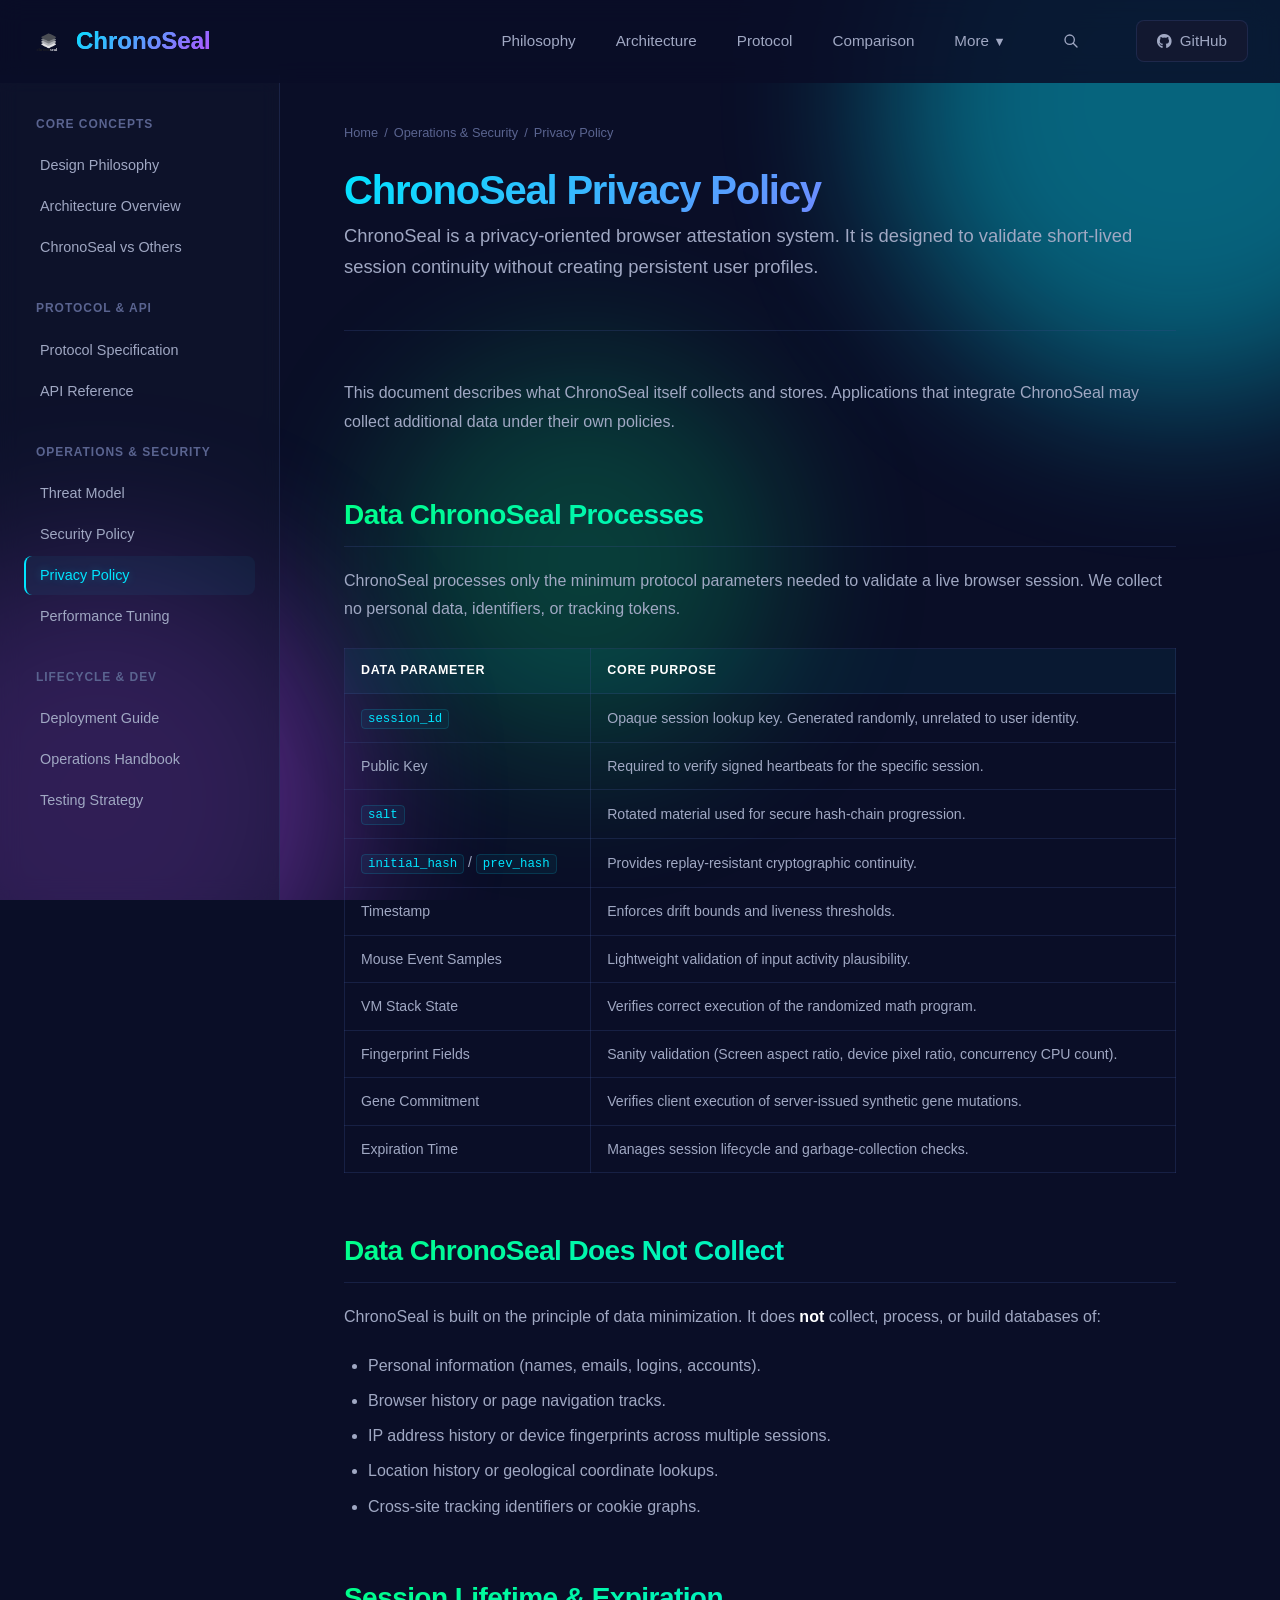
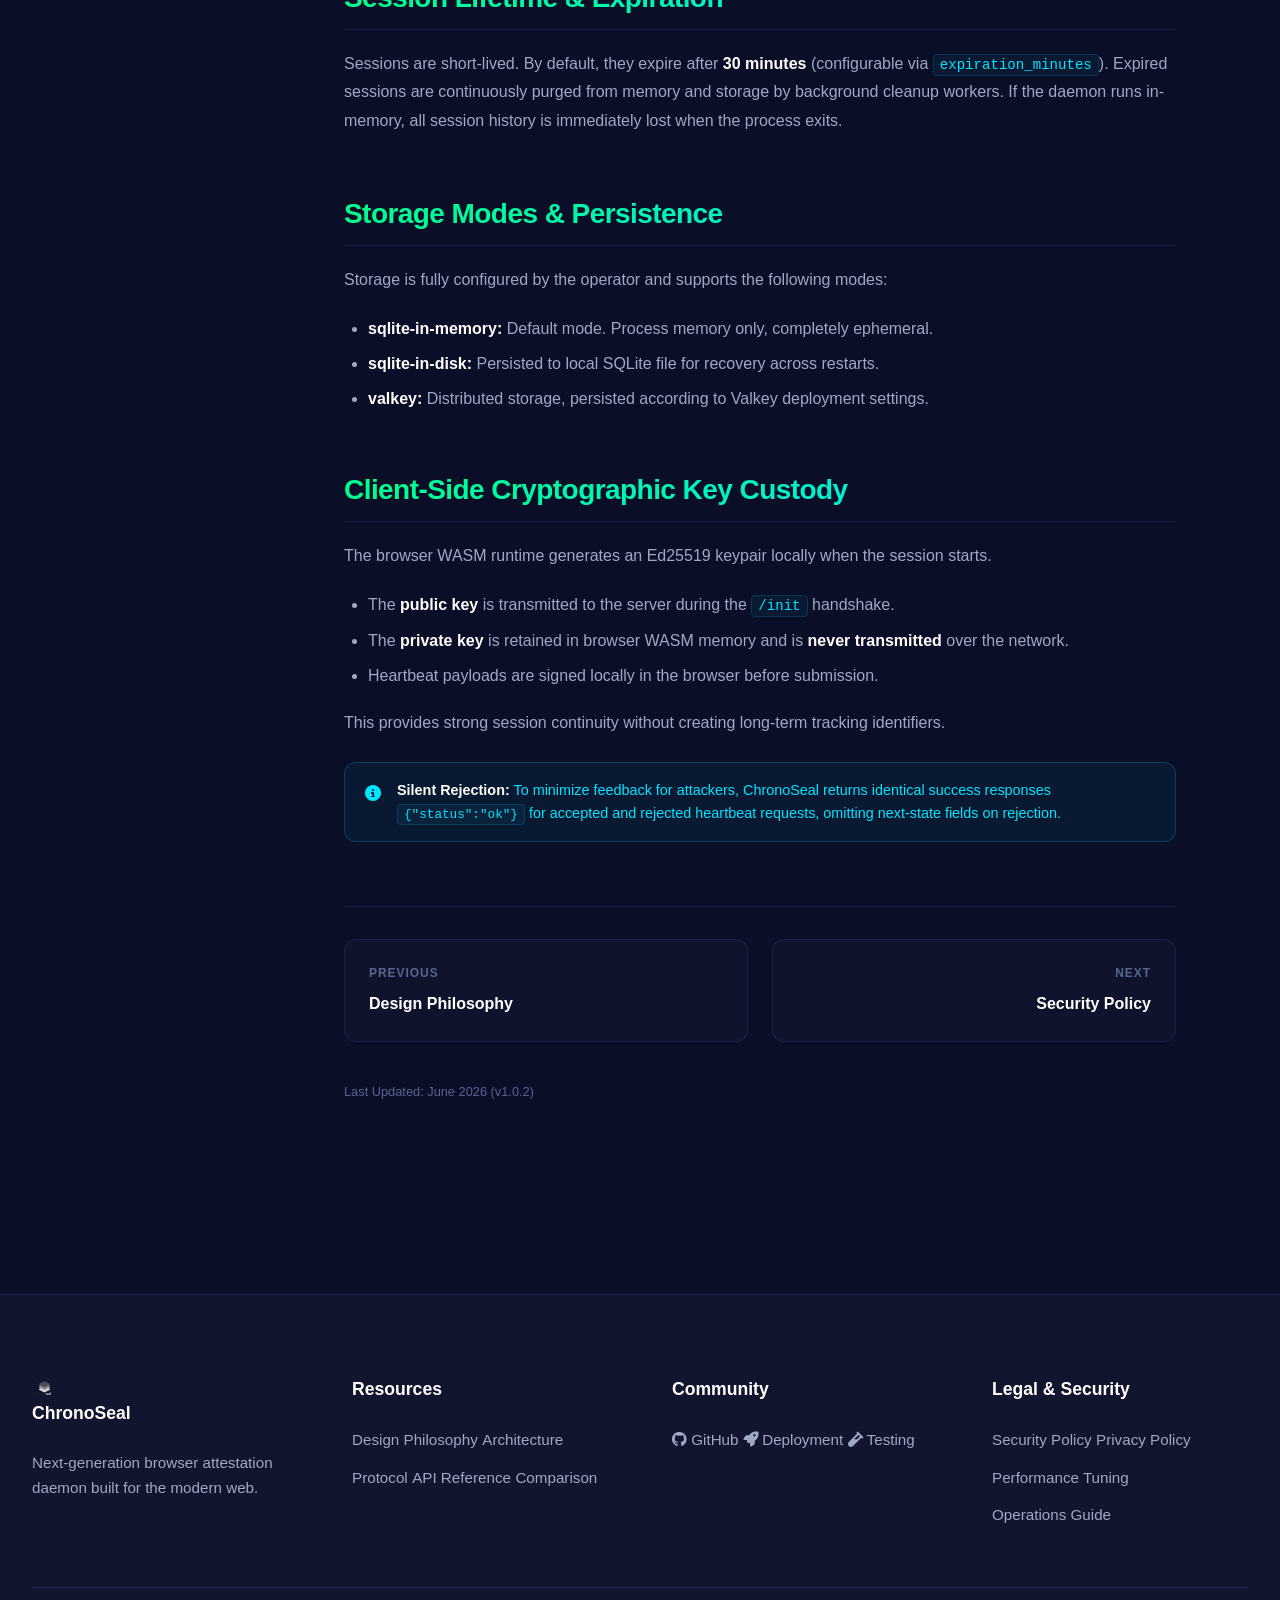
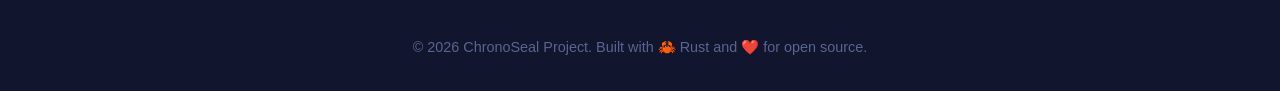
<file: www/privacy.html>
<!DOCTYPE html>
<html lang="en">
<head>
  <meta charset="UTF-8">
  <meta name="viewport" content="width=device-width, initial-scale=1.0, viewport-fit=cover">
  <title>Privacy Policy | ChronoSeal Documentation</title>
  <meta name="description" content="ChronoSeal privacy policy, ephemeral data parameters, storage options, and client-side key-generation boundaries.">
  <link rel="stylesheet" href="css/chronoseal.css">
  <link rel="stylesheet" href="css/docs.css">
  <link rel="stylesheet" href="css/print.css" media="print">
  <link rel="manifest" href="site.webmanifest">
  <link rel="icon" href="assets/logo.svg" type="image/svg+xml">
  
  <!-- Font Awesome for Icons -->
  <link rel="preconnect" href="https://cdnjs.cloudflare.com" crossorigin />
  <link rel="stylesheet" href="https://cdnjs.cloudflare.com/ajax/libs/font-awesome/6.4.0/css/all.min.css" 
        integrity="sha512-iecdLmaskl7CVkqkXNQ/ZH/XLlvWZOJyj7Yy7tcenmpD1ypASozpmT/E0iPtmFIB46ZmdtAc9eNBvH0H/ZpiBw==" 
        crossorigin="anonymous" 
        referrerpolicy="no-referrer" />
</head>
<body>

  <!-- Floating Background Spheres -->
  <div class="bg-animation">
    <div class="gradient-sphere sphere-1"></div>
    <div class="gradient-sphere sphere-2"></div>
    <div class="gradient-sphere sphere-3"></div>
  </div>

  <!-- Header / Navbar -->
  <nav class="navbar" id="navbar">
    <div class="nav-container">
      <a href="index.html" class="logo">
        <img class="logobar" src="assets/logo.svg" alt="ChronoSeal Logo">
        <span>ChronoSeal</span>
      </a>
      <div class="nav-links" id="navLinks">
        <a href="philosophy.html">Philosophy</a>
        <a href="architecture.html">Architecture</a>
        <a href="protocol.html">Protocol</a>
        <a href="comparison.html">Comparison</a>
        <div class="nav-dropdown">
          <a href="#" class="nav-link">More <small>▼</small></a>
          <div class="nav-dropdown-menu">
            <a href="api.html">API Reference</a>
            <a href="deployment.html">Deployment Guide</a>
            <a href="operations.html">Operations Guide</a>
            <a href="testing.html">Testing Strategy</a>
            <a href="performance.html">Performance Tuning</a>
            <a href="threat-model.html">Threat Model</a>
            <a href="security.html">Security Policy</a>
            <a href="privacy.html" class="active">Privacy Policy</a>
          </div>
        </div>
        <button class="btn btn-ghost btn-sm btn-icon search-trigger" aria-label="Search" onclick="ChronoSearch.open()">
          <svg fill="none" stroke="currentColor" stroke-width="2" viewBox="0 0 24 24" width="16" height="16"><path stroke-linecap="round" stroke-linejoin="round" d="M21 21l-6-6m2-5a7 7 0 11-14 0 7 7 0 0114 0z"></path></svg>
        </button>
        <a href="https://github.com/thakares/chronoseal-rs" class="github-btn" target="_blank" rel="noopener">
          <i class="fab fa-github"></i> GitHub
        </a>
      </div>
      <button class="nav-toggle" id="menuBtn" aria-label="Toggle Navigation">
        <i class="fas fa-bars"></i>
      </button>
    </div>
  </nav>

  <!-- Doc Page Shell -->
  <div class="doc-page">
    <div class="doc-layout">
      
      <!-- Sidebar -->
      <aside class="doc-sidebar">
        <button class="doc-sidebar-toggle">
          <i class="fas fa-bars"></i> Sidebar Menu
        </button>
        <div class="doc-nav-group">
          <div class="doc-nav-label">Core Concepts</div>
          <a href="philosophy.html" class="doc-nav-item">Design Philosophy</a>
          <a href="architecture.html" class="doc-nav-item">Architecture Overview</a>
          <a href="comparison.html" class="doc-nav-item">ChronoSeal vs Others</a>
        </div>
        <div class="doc-nav-group">
          <div class="doc-nav-label">Protocol &amp; API</div>
          <a href="protocol.html" class="doc-nav-item">Protocol Specification</a>
          <a href="api.html" class="doc-nav-item">API Reference</a>
        </div>
        <div class="doc-nav-group">
          <div class="doc-nav-label">Operations &amp; Security</div>
          <a href="threat-model.html" class="doc-nav-item">Threat Model</a>
          <a href="security.html" class="doc-nav-item">Security Policy</a>
          <a href="privacy.html" class="doc-nav-item active">Privacy Policy</a>
          <a href="performance.html" class="doc-nav-item">Performance Tuning</a>
        </div>
        <div class="doc-nav-group">
          <div class="doc-nav-label">Lifecycle &amp; Dev</div>
          <a href="deployment.html" class="doc-nav-item">Deployment Guide</a>
          <a href="operations.html" class="doc-nav-item">Operations Handbook</a>
          <a href="testing.html" class="doc-nav-item">Testing Strategy</a>
        </div>
      </aside>

      <!-- Main Content Area -->
      <main class="doc-main">
        <nav class="doc-breadcrumb" aria-label="Breadcrumb">
          <a href="index.html">Home</a>
          <span class="sep">/</span>
          <a href="#">Operations &amp; Security</a>
          <span class="sep">/</span>
          <span>Privacy Policy</span>
        </nav>
        
        <article class="doc-content">
          <h1>ChronoSeal Privacy Policy</h1>
          <p class="doc-subtitle">ChronoSeal is a privacy-oriented browser attestation system. It is designed to validate short-lived session continuity without creating persistent user profiles.</p>
          
          <hr>

          <p>This document describes what ChronoSeal itself collects and stores. Applications that integrate ChronoSeal may collect additional data under their own policies.</p>

          <h2>Data ChronoSeal Processes</h2>
          <p>ChronoSeal processes only the minimum protocol parameters needed to validate a live browser session. We collect no personal data, identifiers, or tracking tokens.</p>

          <table>
            <thead>
              <tr>
                <th>Data Parameter</th>
                <th>Core Purpose</th>
              </tr>
            </thead>
            <tbody>
              <tr>
                <td><code>session_id</code></td>
                <td>Opaque session lookup key. Generated randomly, unrelated to user identity.</td>
              </tr>
              <tr>
                <td>Public Key</td>
                <td>Required to verify signed heartbeats for the specific session.</td>
              </tr>
              <tr>
                <td><code>salt</code></td>
                <td>Rotated material used for secure hash-chain progression.</td>
              </tr>
              <tr>
                <td><code>initial_hash</code> / <code>prev_hash</code></td>
                <td>Provides replay-resistant cryptographic continuity.</td>
              </tr>
              <tr>
                <td>Timestamp</td>
                <td>Enforces drift bounds and liveness thresholds.</td>
              </tr>
              <tr>
                <td>Mouse Event Samples</td>
                <td>Lightweight validation of input activity plausibility.</td>
              </tr>
              <tr>
                <td>VM Stack State</td>
                <td>Verifies correct execution of the randomized math program.</td>
              </tr>
              <tr>
                <td>Fingerprint Fields</td>
                <td>Sanity validation (Screen aspect ratio, device pixel ratio, concurrency CPU count).</td>
              </tr>
              <tr>
                <td>Gene Commitment</td>
                <td>Verifies client execution of server-issued synthetic gene mutations.</td>
              </tr>
              <tr>
                <td>Expiration Time</td>
                <td>Manages session lifecycle and garbage-collection checks.</td>
              </tr>
            </tbody>
          </table>

          <h2>Data ChronoSeal Does Not Collect</h2>
          <p>ChronoSeal is built on the principle of data minimization. It does <strong>not</strong> collect, process, or build databases of:</p>
          <ul>
            <li>Personal information (names, emails, logins, accounts).</li>
            <li>Browser history or page navigation tracks.</li>
            <li>IP address history or device fingerprints across multiple sessions.</li>
            <li>Location history or geological coordinate lookups.</li>
            <li>Cross-site tracking identifiers or cookie graphs.</li>
          </ul>

          <h2>Session Lifetime &amp; Expiration</h2>
          <p>Sessions are short-lived. By default, they expire after <strong>30 minutes</strong> (configurable via <code>expiration_minutes</code>). Expired sessions are continuously purged from memory and storage by background cleanup workers. If the daemon runs in-memory, all session history is immediately lost when the process exits.</p>

          <h2>Storage Modes &amp; Persistence</h2>
          <p>Storage is fully configured by the operator and supports the following modes:</p>
          <ul>
            <li><strong>sqlite-in-memory:</strong> Default mode. Process memory only, completely ephemeral.</li>
            <li><strong>sqlite-in-disk:</strong> Persisted to local SQLite file for recovery across restarts.</li>
            <li><strong>valkey:</strong> Distributed storage, persisted according to Valkey deployment settings.</li>
          </ul>

          <h2>Client-Side Cryptographic Key Custody</h2>
          <p>The browser WASM runtime generates an Ed25519 keypair locally when the session starts.</p>
          <ul>
            <li>The <strong>public key</strong> is transmitted to the server during the <code>/init</code> handshake.</li>
            <li>The <strong>private key</strong> is retained in browser WASM memory and is <strong>never transmitted</strong> over the network.</li>
            <li>Heartbeat payloads are signed locally in the browser before submission.</li>
          </ul>
          <p>This provides strong session continuity without creating long-term tracking identifiers.</p>

          <div class="doc-alert doc-alert--note">
            <div class="doc-alert-icon"><i class="fas fa-info-circle"></i></div>
            <div class="doc-alert-body">
              <strong>Silent Rejection:</strong> To minimize feedback for attackers, ChronoSeal returns identical success responses <code>{"status":"ok"}</code> for accepted and rejected heartbeat requests, omitting next-state fields on rejection.
            </div>
          </div>
        </article>

        <!-- Pager -->
        <nav class="doc-pager" aria-label="Doc navigation Pager">
          <a href="philosophy.html" class="doc-pager-link">
            <div class="doc-pager-label">Previous</div>
            <div class="doc-pager-title">Design Philosophy</div>
          </a>
          <a href="security.html" class="doc-pager-link doc-pager-link--next">
            <div class="doc-pager-label">Next</div>
            <div class="doc-pager-title">Security Policy</div>
          </a>
        </nav>

        <div class="doc-meta">
          Last Updated: June 2026 (v1.0.2)
        </div>
      </main>

    </div>
  </div>

  <!-- Footer -->
  <footer class="footer">
    <div class="footer-content">
      <div class="footer-section">
        <h4>
          <img class="logobar" src="assets/logo.svg" alt="ChronoSeal Logo" style="width: 24px; height: 24px; vertical-align: middle;"> ChronoSeal
        </h4>
        <p>Next-generation browser attestation daemon built for the modern web.</p>
      </div>
      <div class="footer-section">
        <h4>Resources</h4>
        <a href="philosophy.html">Design Philosophy</a>
        <a href="architecture.html">Architecture</a>
        <a href="protocol.html">Protocol</a>
        <a href="api.html">API Reference</a>
        <a href="comparison.html">Comparison</a>
      </div>
      <div class="footer-section">
        <h4>Community</h4>
        <a href="https://github.com/thakares/chronoseal-rs" target="_blank" rel="noopener"><i class="fab fa-github"></i> GitHub</a>
        <a href="deployment.html"><i class="fas fa-rocket"></i> Deployment</a>
        <a href="testing.html"><i class="fas fa-vial"></i> Testing</a>
      </div>
      <div class="footer-section">
        <h4>Legal &amp; Security</h4>
        <a href="security.html">Security Policy</a>
        <a href="privacy.html">Privacy Policy</a>
        <a href="performance.html">Performance Tuning</a>
        <a href="operations.html">Operations Guide</a>
      </div>
    </div>
    <div class="footer-bottom">
      <p>&copy; 2026 ChronoSeal Project. Built with 🦀 Rust and ❤️ for open source.</p>
    </div>
  </footer>

  <!-- Search Overlay -->
  <div class="search-overlay">
    <div class="search-box">
      <div class="search-input-wrap">
        <svg fill="none" stroke="currentColor" stroke-width="2" viewBox="0 0 24 24"><path stroke-linecap="round" stroke-linejoin="round" d="M21 21l-6-6m2-5a7 7 0 11-14 0 7 7 0 0114 0z"></path></svg>
        <input type="text" class="search-input" placeholder="Search documentation... (Esc to close)">
        <span class="search-kbd">/</span>
      </div>
      <div class="search-results"></div>
    </div>
  </div>

  <!-- Back to top -->
  <a href="#" class="back-to-top" aria-label="Back to top">▲</a>

  <!-- JS Scripts -->
  <script src="js/search.js"></script>
  <script src="js/app.js"></script>
</body>
</html>
</file>
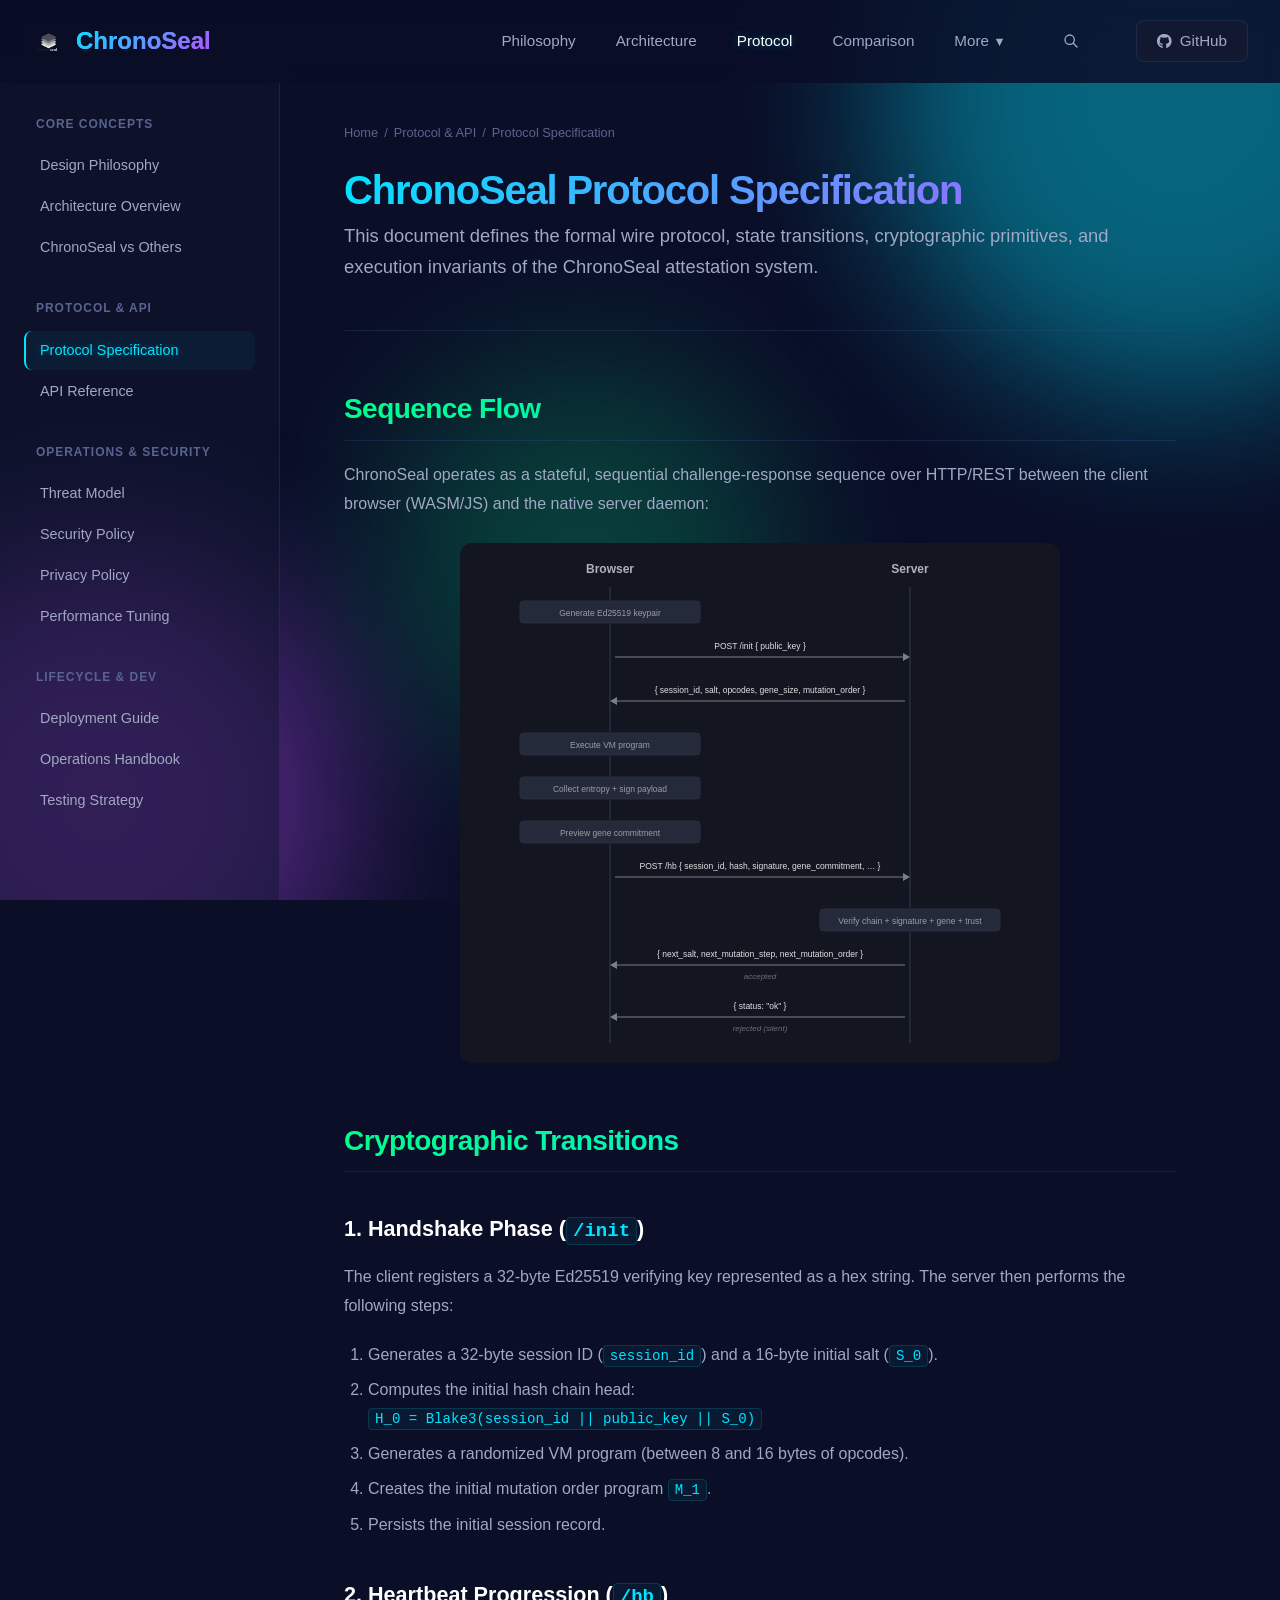
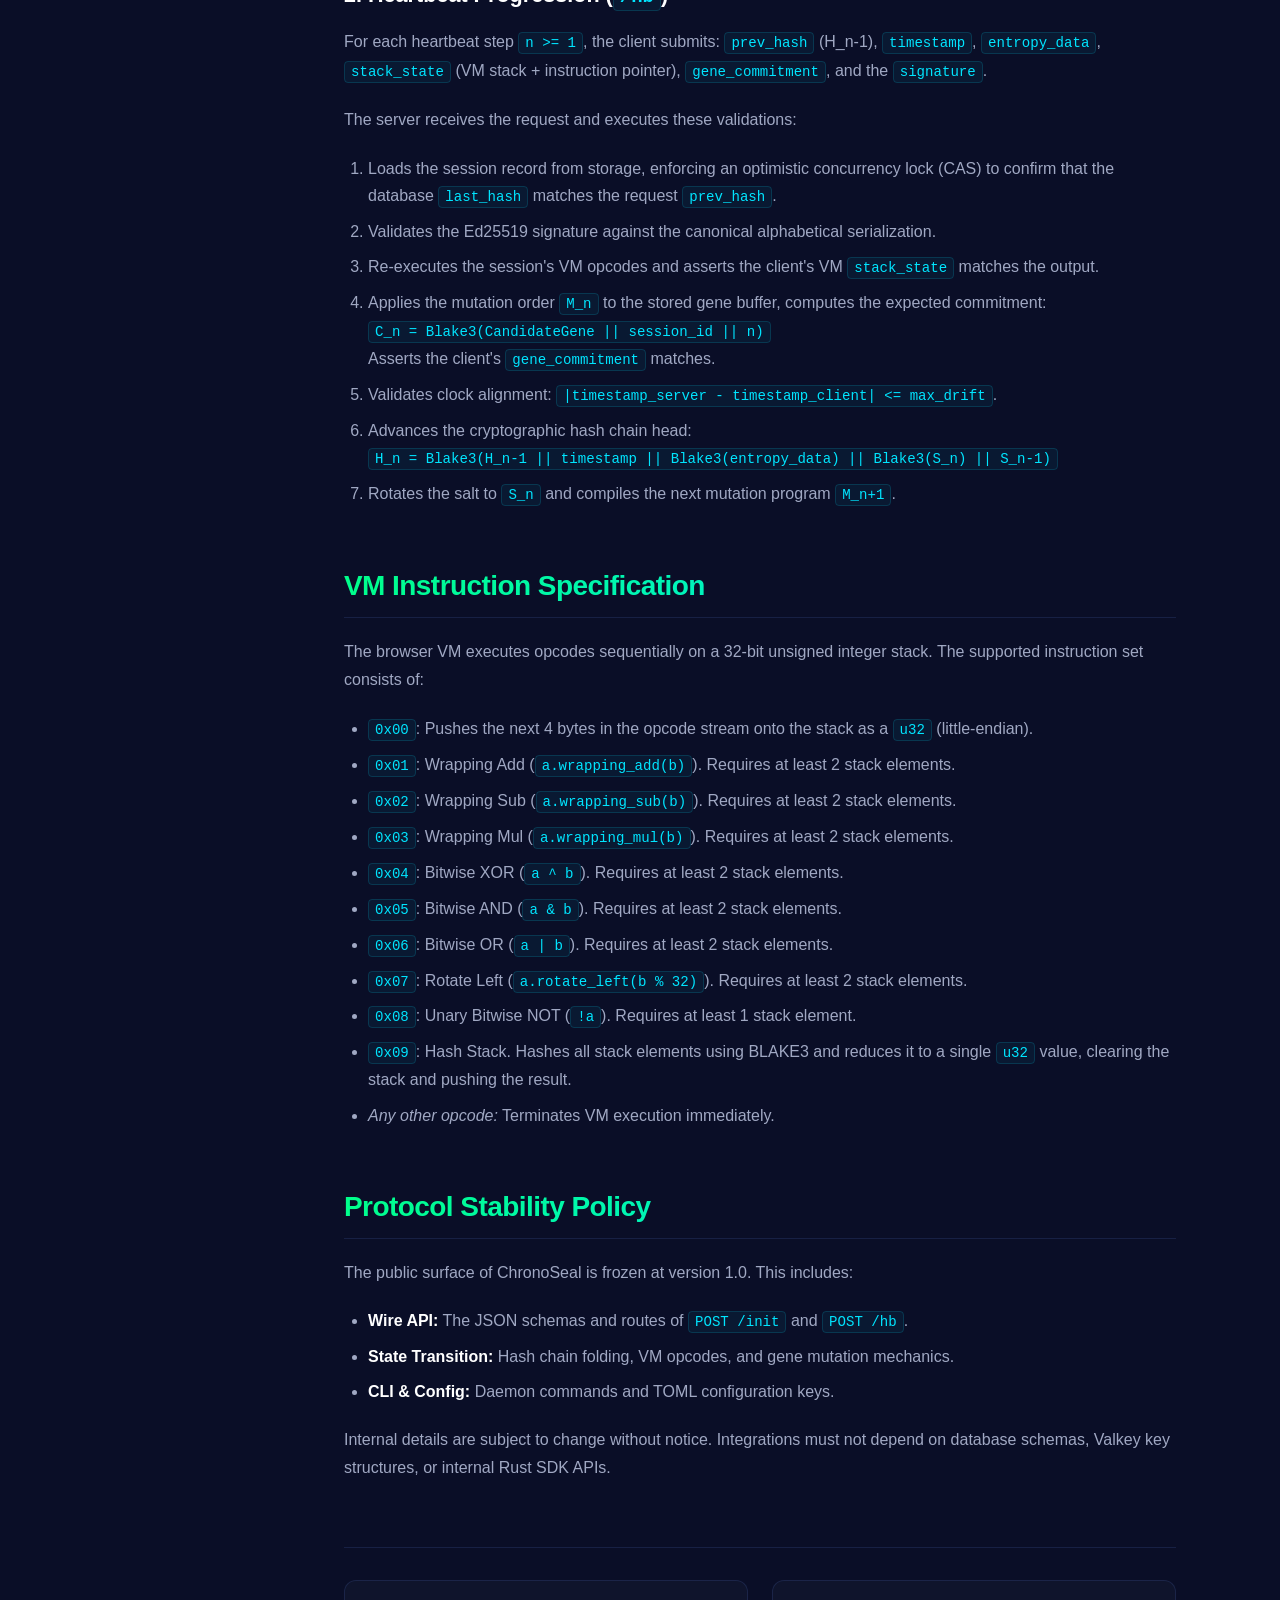
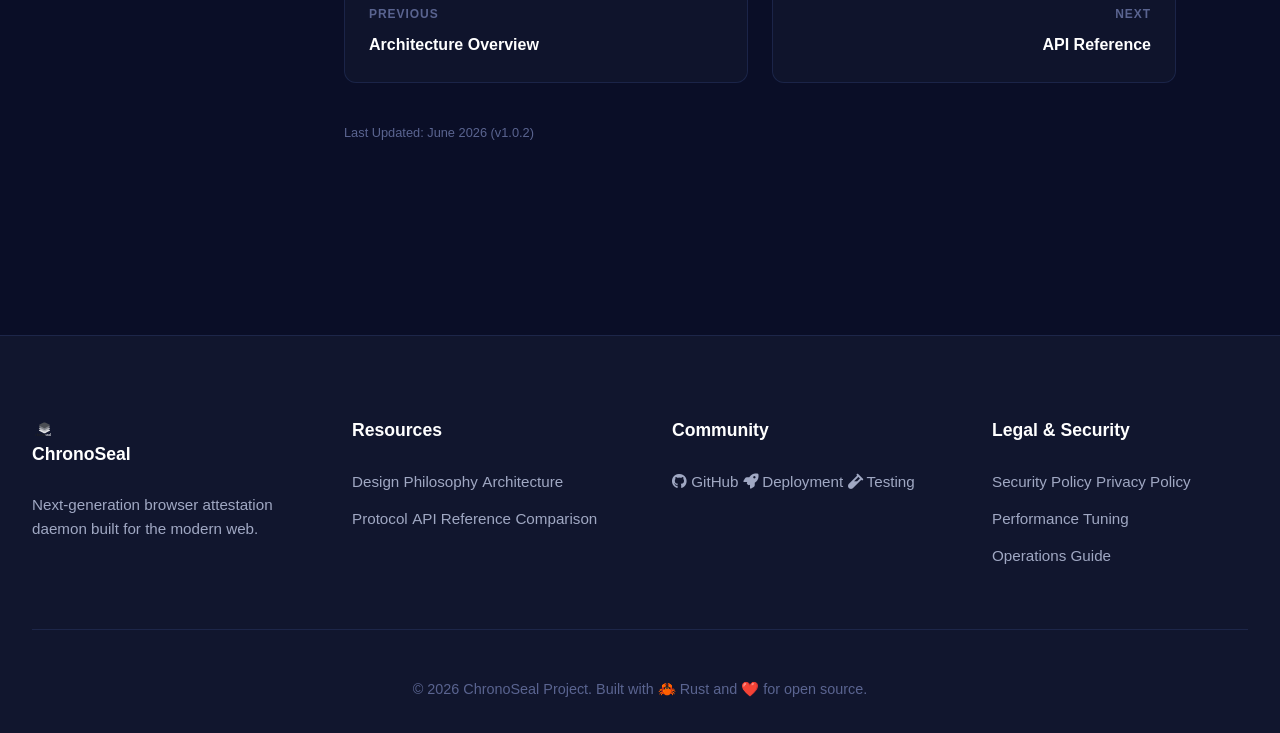
<file: www/protocol.html>
<!DOCTYPE html>
<html lang="en">
<head>
  <meta charset="UTF-8">
  <meta name="viewport" content="width=device-width, initial-scale=1.0, viewport-fit=cover">
  <title>Protocol Specification | ChronoSeal Documentation</title>
  <meta name="description" content="ChronoSeal cryptographic wire protocol specifications, state transition mechanics, VM instruction opcodes, and stability guidelines.">
  <link rel="stylesheet" href="css/chronoseal.css">
  <link rel="stylesheet" href="css/docs.css">
  <link rel="stylesheet" href="css/print.css" media="print">
  <link rel="manifest" href="site.webmanifest">
  <link rel="icon" href="assets/logo.svg" type="image/svg+xml">
  
  <!-- Font Awesome for Icons -->
  <link rel="preconnect" href="https://cdnjs.cloudflare.com" crossorigin />
  <link rel="stylesheet" href="https://cdnjs.cloudflare.com/ajax/libs/font-awesome/6.4.0/css/all.min.css" 
        integrity="sha512-iecdLmaskl7CVkqkXNQ/ZH/XLlvWZOJyj7Yy7tcenmpD1ypASozpmT/E0iPtmFIB46ZmdtAc9eNBvH0H/ZpiBw==" 
        crossorigin="anonymous" 
        referrerpolicy="no-referrer" />
</head>
<body>

  <!-- Floating Background Spheres -->
  <div class="bg-animation">
    <div class="gradient-sphere sphere-1"></div>
    <div class="gradient-sphere sphere-2"></div>
    <div class="gradient-sphere sphere-3"></div>
  </div>

  <!-- Header / Navbar -->
  <nav class="navbar" id="navbar">
    <div class="nav-container">
      <a href="index.html" class="logo">
        <img class="logobar" src="assets/logo.svg" alt="ChronoSeal Logo">
        <span>ChronoSeal</span>
      </a>
      <div class="nav-links" id="navLinks">
        <a href="philosophy.html">Philosophy</a>
        <a href="architecture.html">Architecture</a>
        <a href="protocol.html" class="active">Protocol</a>
        <a href="comparison.html">Comparison</a>
        <div class="nav-dropdown">
          <a href="#" class="nav-link">More <small>▼</small></a>
          <div class="nav-dropdown-menu">
            <a href="api.html">API Reference</a>
            <a href="deployment.html">Deployment Guide</a>
            <a href="operations.html">Operations Guide</a>
            <a href="testing.html">Testing Strategy</a>
            <a href="performance.html">Performance Tuning</a>
            <a href="threat-model.html">Threat Model</a>
            <a href="security.html">Security Policy</a>
            <a href="privacy.html">Privacy Policy</a>
          </div>
        </div>
        <button class="btn btn-ghost btn-sm btn-icon search-trigger" aria-label="Search" onclick="ChronoSearch.open()">
          <svg fill="none" stroke="currentColor" stroke-width="2" viewBox="0 0 24 24" width="16" height="16"><path stroke-linecap="round" stroke-linejoin="round" d="M21 21l-6-6m2-5a7 7 0 11-14 0 7 7 0 0114 0z"></path></svg>
        </button>
        <a href="https://github.com/thakares/chronoseal-rs" class="github-btn" target="_blank" rel="noopener">
          <i class="fab fa-github"></i> GitHub
        </a>
      </div>
      <button class="nav-toggle" id="menuBtn" aria-label="Toggle Navigation">
        <i class="fas fa-bars"></i>
      </button>
    </div>
  </nav>

  <!-- Doc Page Shell -->
  <div class="doc-page">
    <div class="doc-layout">
      
      <!-- Sidebar -->
      <aside class="doc-sidebar">
        <button class="doc-sidebar-toggle">
          <i class="fas fa-bars"></i> Sidebar Menu
        </button>
        <div class="doc-nav-group">
          <div class="doc-nav-label">Core Concepts</div>
          <a href="philosophy.html" class="doc-nav-item">Design Philosophy</a>
          <a href="architecture.html" class="doc-nav-item">Architecture Overview</a>
          <a href="comparison.html" class="doc-nav-item">ChronoSeal vs Others</a>
        </div>
        <div class="doc-nav-group">
          <div class="doc-nav-label">Protocol &amp; API</div>
          <a href="protocol.html" class="doc-nav-item active">Protocol Specification</a>
          <a href="api.html" class="doc-nav-item">API Reference</a>
        </div>
        <div class="doc-nav-group">
          <div class="doc-nav-label">Operations &amp; Security</div>
          <a href="threat-model.html" class="doc-nav-item">Threat Model</a>
          <a href="security.html" class="doc-nav-item">Security Policy</a>
          <a href="privacy.html" class="doc-nav-item">Privacy Policy</a>
          <a href="performance.html" class="doc-nav-item">Performance Tuning</a>
        </div>
        <div class="doc-nav-group">
          <div class="doc-nav-label">Lifecycle &amp; Dev</div>
          <a href="deployment.html" class="doc-nav-item">Deployment Guide</a>
          <a href="operations.html" class="doc-nav-item">Operations Handbook</a>
          <a href="testing.html" class="doc-nav-item">Testing Strategy</a>
        </div>
      </aside>

      <!-- Main Content Area -->
      <main class="doc-main">
        <nav class="doc-breadcrumb" aria-label="Breadcrumb">
          <a href="index.html">Home</a>
          <span class="sep">/</span>
          <a href="#">Protocol &amp; API</a>
          <span class="sep">/</span>
          <span>Protocol Specification</span>
        </nav>
        
        <article class="doc-content">
          <h1>ChronoSeal Protocol Specification</h1>
          <p class="doc-subtitle">This document defines the formal wire protocol, state transitions, cryptographic primitives, and execution invariants of the ChronoSeal attestation system.</p>
          
          <hr>

          <h2>Sequence Flow</h2>
          <p>ChronoSeal operates as a stateful, sequential challenge-response sequence over HTTP/REST between the client browser (WASM/JS) and the native server daemon:</p>
          
          <!-- Inline Protocol Flow Container -->
          <div id="diagram-protocol" class="arch-diagram" style="margin-top:24px"></div>

          <h2>Cryptographic Transitions</h2>
          
          <h3>1. Handshake Phase (<code>/init</code>)</h3>
          <p>The client registers a 32-byte Ed25519 verifying key represented as a hex string. The server then performs the following steps:</p>
          <ol>
            <li>Generates a 32-byte session ID (<code>session_id</code>) and a 16-byte initial salt (<code>S_0</code>).</li>
            <li>Computes the initial hash chain head:<br>
              <code>H_0 = Blake3(session_id || public_key || S_0)</code>
            </li>
            <li>Generates a randomized VM program (between 8 and 16 bytes of opcodes).</li>
            <li>Creates the initial mutation order program <code>M_1</code>.</li>
            <li>Persists the initial session record.</li>
          </ol>

          <h3>2. Heartbeat Progression (<code>/hb</code>)</h3>
          <p>For each heartbeat step <code>n &gt;= 1</code>, the client submits:
            <code>prev_hash</code> (H_n-1), <code>timestamp</code>, <code>entropy_data</code>, <code>stack_state</code> (VM stack + instruction pointer), <code>gene_commitment</code>, and the <code>signature</code>.
          </p>
          <p>The server receives the request and executes these validations:</p>
          <ol>
            <li>Loads the session record from storage, enforcing an optimistic concurrency lock (CAS) to confirm that the database <code>last_hash</code> matches the request <code>prev_hash</code>.</li>
            <li>Validates the Ed25519 signature against the canonical alphabetical serialization.</li>
            <li>Re-executes the session's VM opcodes and asserts the client's VM <code>stack_state</code> matches the output.</li>
            <li>Applies the mutation order <code>M_n</code> to the stored gene buffer, computes the expected commitment:<br>
              <code>C_n = Blake3(CandidateGene || session_id || n)</code><br>
              Asserts the client's <code>gene_commitment</code> matches.
            </li>
            <li>Validates clock alignment: <code>|timestamp_server - timestamp_client| &lt;= max_drift</code>.</li>
            <li>Advances the cryptographic hash chain head:<br>
              <code>H_n = Blake3(H_n-1 || timestamp || Blake3(entropy_data) || Blake3(S_n) || S_n-1)</code>
            </li>
            <li>Rotates the salt to <code>S_n</code> and compiles the next mutation program <code>M_n+1</code>.</li>
          </ol>

          <h2>VM Instruction Specification</h2>
          <p>The browser VM executes opcodes sequentially on a 32-bit unsigned integer stack. The supported instruction set consists of:</p>
          <ul>
            <li><code>0x00</code>: Pushes the next 4 bytes in the opcode stream onto the stack as a <code>u32</code> (little-endian).</li>
            <li><code>0x01</code>: Wrapping Add (<code>a.wrapping_add(b)</code>). Requires at least 2 stack elements.</li>
            <li><code>0x02</code>: Wrapping Sub (<code>a.wrapping_sub(b)</code>). Requires at least 2 stack elements.</li>
            <li><code>0x03</code>: Wrapping Mul (<code>a.wrapping_mul(b)</code>). Requires at least 2 stack elements.</li>
            <li><code>0x04</code>: Bitwise XOR (<code>a ^ b</code>). Requires at least 2 stack elements.</li>
            <li><code>0x05</code>: Bitwise AND (<code>a &amp; b</code>). Requires at least 2 stack elements.</li>
            <li><code>0x06</code>: Bitwise OR (<code>a | b</code>). Requires at least 2 stack elements.</li>
            <li><code>0x07</code>: Rotate Left (<code>a.rotate_left(b % 32)</code>). Requires at least 2 stack elements.</li>
            <li><code>0x08</code>: Unary Bitwise NOT (<code>!a</code>). Requires at least 1 stack element.</li>
            <li><code>0x09</code>: Hash Stack. Hashes all stack elements using BLAKE3 and reduces it to a single <code>u32</code> value, clearing the stack and pushing the result.</li>
            <li><em>Any other opcode:</em> Terminates VM execution immediately.</li>
          </ul>

          <h2>Protocol Stability Policy</h2>
          <p>The public surface of ChronoSeal is frozen at version 1.0. This includes:</p>
          <ul>
            <li><strong>Wire API:</strong> The JSON schemas and routes of <code>POST /init</code> and <code>POST /hb</code>.</li>
            <li><strong>State Transition:</strong> Hash chain folding, VM opcodes, and gene mutation mechanics.</li>
            <li><strong>CLI &amp; Config:</strong> Daemon commands and TOML configuration keys.</li>
          </ul>
          <p>Internal details are subject to change without notice. Integrations must not depend on database schemas, Valkey key structures, or internal Rust SDK APIs.</p>
        </article>

        <!-- Pager -->
        <nav class="doc-pager" aria-label="Doc navigation Pager">
          <a href="architecture.html" class="doc-pager-link">
            <div class="doc-pager-label">Previous</div>
            <div class="doc-pager-title">Architecture Overview</div>
          </a>
          <a href="api.html" class="doc-pager-link doc-pager-link--next">
            <div class="doc-pager-label">Next</div>
            <div class="doc-pager-title">API Reference</div>
          </a>
        </nav>

        <div class="doc-meta">
          Last Updated: June 2026 (v1.0.2)
        </div>
      </main>

    </div>
  </div>

  <!-- Footer -->
  <footer class="footer">
    <div class="footer-content">
      <div class="footer-section">
        <h4>
          <img class="logobar" src="assets/logo.svg" alt="ChronoSeal Logo" style="width: 24px; height: 24px; vertical-align: middle;"> ChronoSeal
        </h4>
        <p>Next-generation browser attestation daemon built for the modern web.</p>
      </div>
      <div class="footer-section">
        <h4>Resources</h4>
        <a href="philosophy.html">Design Philosophy</a>
        <a href="architecture.html">Architecture</a>
        <a href="protocol.html">Protocol</a>
        <a href="api.html">API Reference</a>
        <a href="comparison.html">Comparison</a>
      </div>
      <div class="footer-section">
        <h4>Community</h4>
        <a href="https://github.com/thakares/chronoseal-rs" target="_blank" rel="noopener"><i class="fab fa-github"></i> GitHub</a>
        <a href="deployment.html"><i class="fas fa-rocket"></i> Deployment</a>
        <a href="testing.html"><i class="fas fa-vial"></i> Testing</a>
      </div>
      <div class="footer-section">
        <h4>Legal &amp; Security</h4>
        <a href="security.html">Security Policy</a>
        <a href="privacy.html">Privacy Policy</a>
        <a href="performance.html">Performance Tuning</a>
        <a href="operations.html">Operations Guide</a>
      </div>
    </div>
    <div class="footer-bottom">
      <p>&copy; 2026 ChronoSeal Project. Built with 🦀 Rust and ❤️ for open source.</p>
    </div>
  </footer>

  <!-- Search Overlay -->
  <div class="search-overlay">
    <div class="search-box">
      <div class="search-input-wrap">
        <svg fill="none" stroke="currentColor" stroke-width="2" viewBox="0 0 24 24"><path stroke-linecap="round" stroke-linejoin="round" d="M21 21l-6-6m2-5a7 7 0 11-14 0 7 7 0 0114 0z"></path></svg>
        <input type="text" class="search-input" placeholder="Search documentation... (Esc to close)">
        <span class="search-kbd">/</span>
      </div>
      <div class="search-results"></div>
    </div>
  </div>

  <!-- Back to top -->
  <a href="#" class="back-to-top" aria-label="Back to top">▲</a>

  <!-- JS Scripts -->
  <script src="js/search.js"></script>
  <script src="js/app.js"></script>
  <script src="js/diagrams.js"></script>
</body>
</html>
</file>
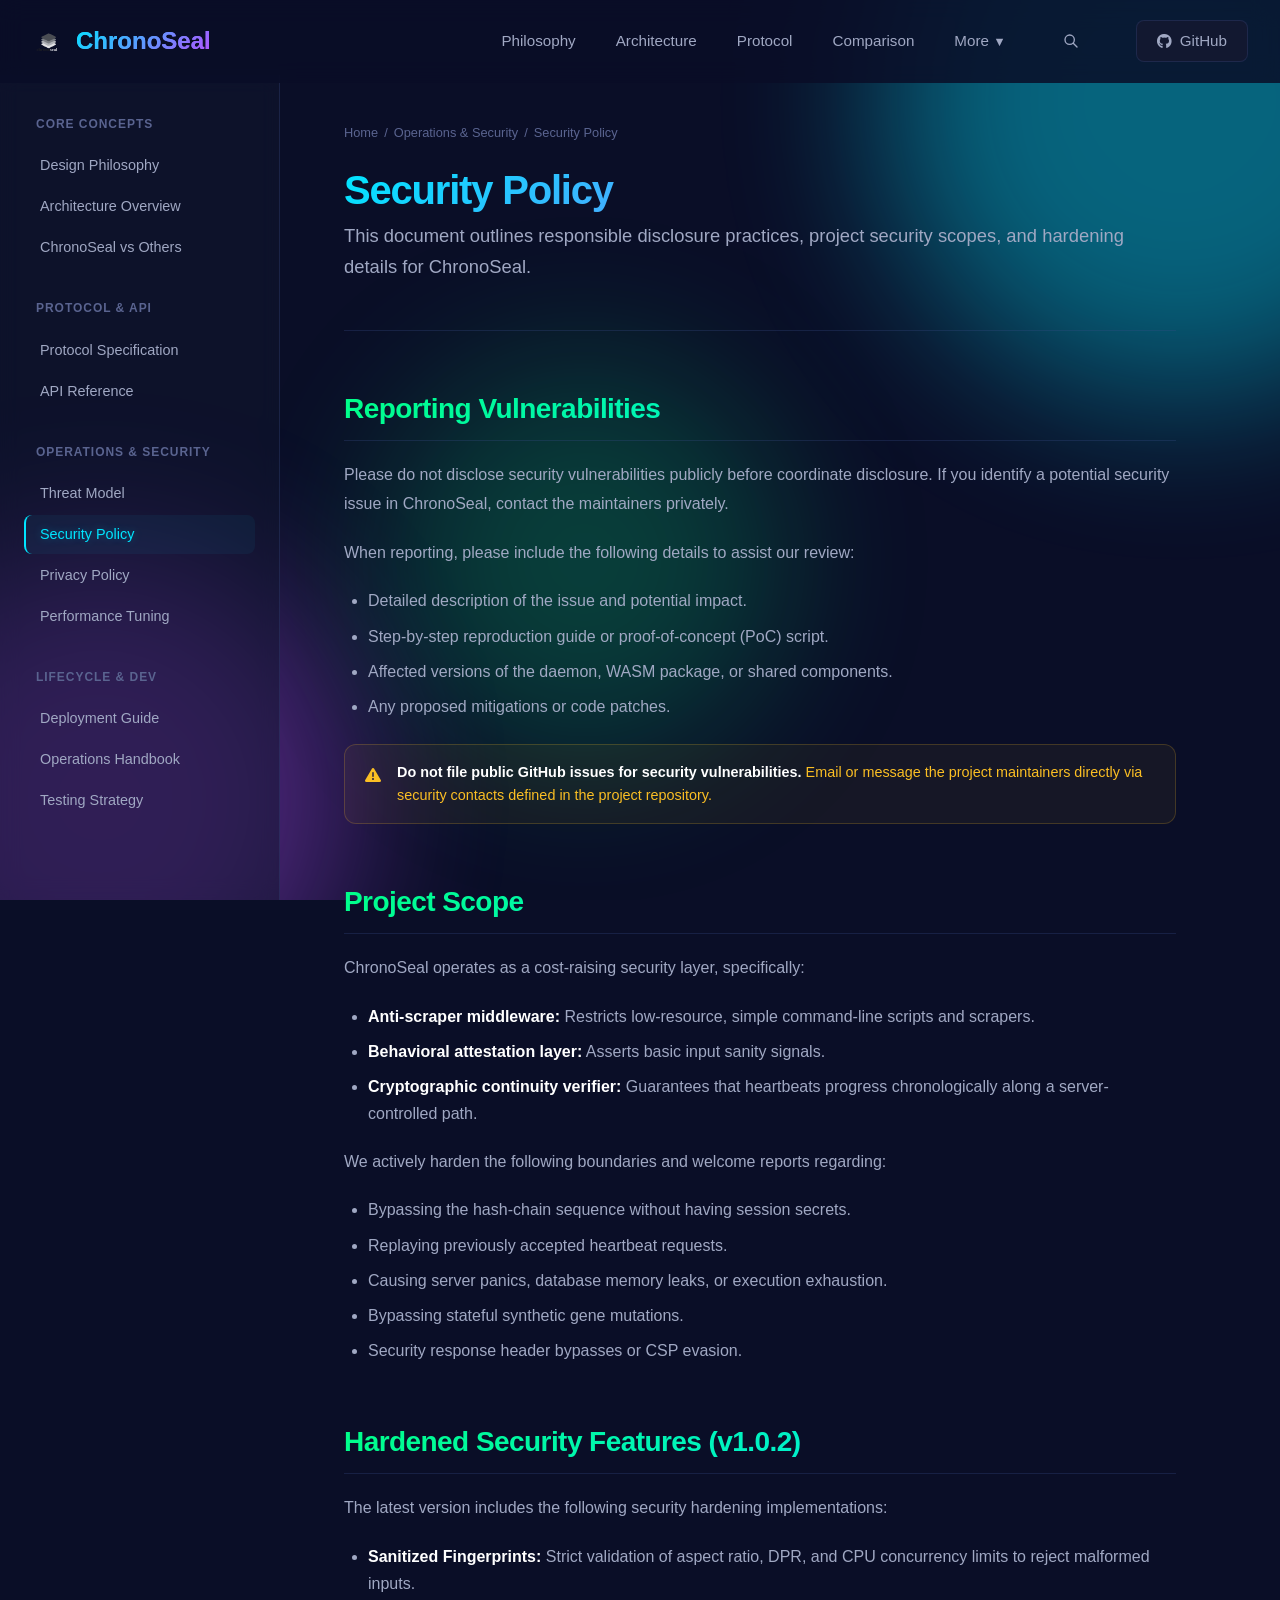
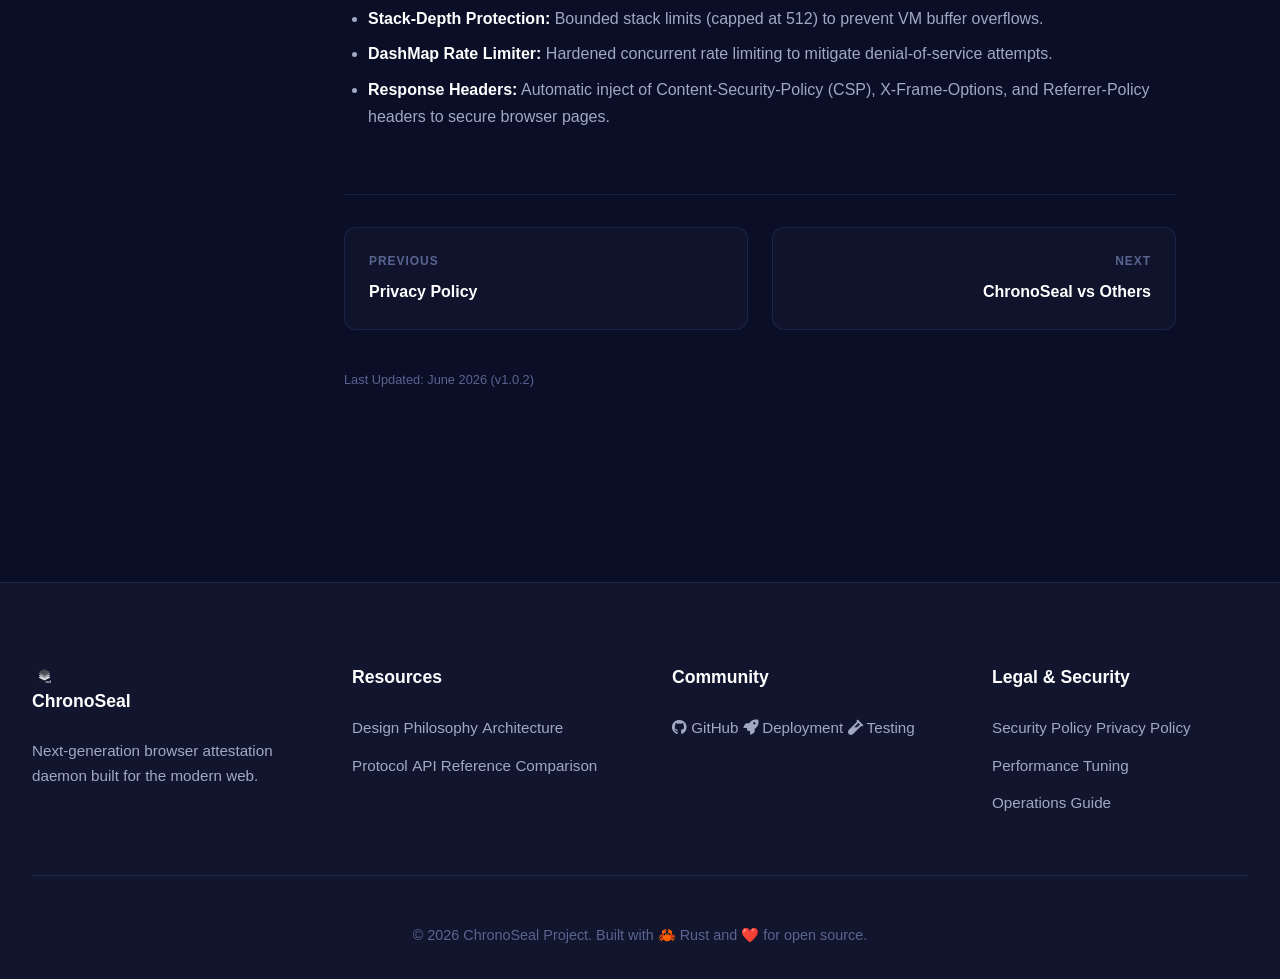
<file: www/security.html>
<!DOCTYPE html>
<html lang="en">
<head>
  <meta charset="UTF-8">
  <meta name="viewport" content="width=device-width, initial-scale=1.0, viewport-fit=cover">
  <title>Security Policy | ChronoSeal Documentation</title>
  <meta name="description" content="ChronoSeal security policy, reporting vulnerabilities, response workflow, and security boundaries.">
  <link rel="stylesheet" href="css/chronoseal.css">
  <link rel="stylesheet" href="css/docs.css">
  <link rel="stylesheet" href="css/print.css" media="print">
  <link rel="manifest" href="site.webmanifest">
  <link rel="icon" href="assets/logo.svg" type="image/svg+xml">
  
  <!-- Font Awesome for Icons -->
  <link rel="preconnect" href="https://cdnjs.cloudflare.com" crossorigin />
  <link rel="stylesheet" href="https://cdnjs.cloudflare.com/ajax/libs/font-awesome/6.4.0/css/all.min.css" 
        integrity="sha512-iecdLmaskl7CVkqkXNQ/ZH/XLlvWZOJyj7Yy7tcenmpD1ypASozpmT/E0iPtmFIB46ZmdtAc9eNBvH0H/ZpiBw==" 
        crossorigin="anonymous" 
        referrerpolicy="no-referrer" />
</head>
<body>

  <!-- Floating Background Spheres -->
  <div class="bg-animation">
    <div class="gradient-sphere sphere-1"></div>
    <div class="gradient-sphere sphere-2"></div>
    <div class="gradient-sphere sphere-3"></div>
  </div>

  <!-- Header / Navbar -->
  <nav class="navbar" id="navbar">
    <div class="nav-container">
      <a href="index.html" class="logo">
        <img class="logobar" src="assets/logo.svg" alt="ChronoSeal Logo">
        <span>ChronoSeal</span>
      </a>
      <div class="nav-links" id="navLinks">
        <a href="philosophy.html">Philosophy</a>
        <a href="architecture.html">Architecture</a>
        <a href="protocol.html">Protocol</a>
        <a href="comparison.html">Comparison</a>
        <div class="nav-dropdown">
          <a href="#" class="nav-link">More <small>▼</small></a>
          <div class="nav-dropdown-menu">
            <a href="api.html">API Reference</a>
            <a href="deployment.html">Deployment Guide</a>
            <a href="operations.html">Operations Guide</a>
            <a href="testing.html">Testing Strategy</a>
            <a href="performance.html">Performance Tuning</a>
            <a href="threat-model.html">Threat Model</a>
            <a href="security.html" class="active">Security Policy</a>
            <a href="privacy.html">Privacy Policy</a>
          </div>
        </div>
        <button class="btn btn-ghost btn-sm btn-icon search-trigger" aria-label="Search" onclick="ChronoSearch.open()">
          <svg fill="none" stroke="currentColor" stroke-width="2" viewBox="0 0 24 24" width="16" height="16"><path stroke-linecap="round" stroke-linejoin="round" d="M21 21l-6-6m2-5a7 7 0 11-14 0 7 7 0 0114 0z"></path></svg>
        </button>
        <a href="https://github.com/thakares/chronoseal-rs" class="github-btn" target="_blank" rel="noopener">
          <i class="fab fa-github"></i> GitHub
        </a>
      </div>
      <button class="nav-toggle" id="menuBtn" aria-label="Toggle Navigation">
        <i class="fas fa-bars"></i>
      </button>
    </div>
  </nav>

  <!-- Doc Page Shell -->
  <div class="doc-page">
    <div class="doc-layout">
      
      <!-- Sidebar -->
      <aside class="doc-sidebar">
        <button class="doc-sidebar-toggle">
          <i class="fas fa-bars"></i> Sidebar Menu
        </button>
        <div class="doc-nav-group">
          <div class="doc-nav-label">Core Concepts</div>
          <a href="philosophy.html" class="doc-nav-item">Design Philosophy</a>
          <a href="architecture.html" class="doc-nav-item">Architecture Overview</a>
          <a href="comparison.html" class="doc-nav-item">ChronoSeal vs Others</a>
        </div>
        <div class="doc-nav-group">
          <div class="doc-nav-label">Protocol &amp; API</div>
          <a href="protocol.html" class="doc-nav-item">Protocol Specification</a>
          <a href="api.html" class="doc-nav-item">API Reference</a>
        </div>
        <div class="doc-nav-group">
          <div class="doc-nav-label">Operations &amp; Security</div>
          <a href="threat-model.html" class="doc-nav-item">Threat Model</a>
          <a href="security.html" class="doc-nav-item active">Security Policy</a>
          <a href="privacy.html" class="doc-nav-item">Privacy Policy</a>
          <a href="performance.html" class="doc-nav-item">Performance Tuning</a>
        </div>
        <div class="doc-nav-group">
          <div class="doc-nav-label">Lifecycle &amp; Dev</div>
          <a href="deployment.html" class="doc-nav-item">Deployment Guide</a>
          <a href="operations.html" class="doc-nav-item">Operations Handbook</a>
          <a href="testing.html" class="doc-nav-item">Testing Strategy</a>
        </div>
      </aside>

      <!-- Main Content Area -->
      <main class="doc-main">
        <nav class="doc-breadcrumb" aria-label="Breadcrumb">
          <a href="index.html">Home</a>
          <span class="sep">/</span>
          <a href="#">Operations &amp; Security</a>
          <span class="sep">/</span>
          <span>Security Policy</span>
        </nav>
        
        <article class="doc-content">
          <h1>Security Policy</h1>
          <p class="doc-subtitle">This document outlines responsible disclosure practices, project security scopes, and hardening details for ChronoSeal.</p>
          
          <hr>

          <h2>Reporting Vulnerabilities</h2>
          <p>Please do not disclose security vulnerabilities publicly before coordinate disclosure. If you identify a potential security issue in ChronoSeal, contact the maintainers privately.</p>
          <p>When reporting, please include the following details to assist our review:</p>
          <ul>
            <li>Detailed description of the issue and potential impact.</li>
            <li>Step-by-step reproduction guide or proof-of-concept (PoC) script.</li>
            <li>Affected versions of the daemon, WASM package, or shared components.</li>
            <li>Any proposed mitigations or code patches.</li>
          </ul>

          <div class="doc-alert doc-alert--warn">
            <div class="doc-alert-icon"><i class="fas fa-exclamation-triangle"></i></div>
            <div class="doc-alert-body">
              <strong>Do not file public GitHub issues for security vulnerabilities.</strong> Email or message the project maintainers directly via security contacts defined in the project repository.
            </div>
          </div>

          <h2>Project Scope</h2>
          <p>ChronoSeal operates as a cost-raising security layer, specifically:</p>
          <ul>
            <li><strong>Anti-scraper middleware:</strong> Restricts low-resource, simple command-line scripts and scrapers.</li>
            <li><strong>Behavioral attestation layer:</strong> Asserts basic input sanity signals.</li>
            <li><strong>Cryptographic continuity verifier:</strong> Guarantees that heartbeats progress chronologically along a server-controlled path.</li>
          </ul>
          <p>We actively harden the following boundaries and welcome reports regarding:</p>
          <ul>
            <li>Bypassing the hash-chain sequence without having session secrets.</li>
            <li>Replaying previously accepted heartbeat requests.</li>
            <li>Causing server panics, database memory leaks, or execution exhaustion.</li>
            <li>Bypassing stateful synthetic gene mutations.</li>
            <li>Security response header bypasses or CSP evasion.</li>
          </ul>

          <h2>Hardened Security Features (v1.0.2)</h2>
          <p>The latest version includes the following security hardening implementations:</p>
          <ul>
            <li><strong>Sanitized Fingerprints:</strong> Strict validation of aspect ratio, DPR, and CPU concurrency limits to reject malformed inputs.</li>
            <li><strong>Stack-Depth Protection:</strong> Bounded stack limits (capped at 512) to prevent VM buffer overflows.</li>
            <li><strong>DashMap Rate Limiter:</strong> Hardened concurrent rate limiting to mitigate denial-of-service attempts.</li>
            <li><strong>Response Headers:</strong> Automatic inject of Content-Security-Policy (CSP), X-Frame-Options, and Referrer-Policy headers to secure browser pages.</li>
          </ul>
        </article>

        <!-- Pager -->
        <nav class="doc-pager" aria-label="Doc navigation Pager">
          <a href="privacy.html" class="doc-pager-link">
            <div class="doc-pager-label">Previous</div>
            <div class="doc-pager-title">Privacy Policy</div>
          </a>
          <a href="comparison.html" class="doc-pager-link doc-pager-link--next">
            <div class="doc-pager-label">Next</div>
            <div class="doc-pager-title">ChronoSeal vs Others</div>
          </a>
        </nav>

        <div class="doc-meta">
          Last Updated: June 2026 (v1.0.2)
        </div>
      </main>

    </div>
  </div>

  <!-- Footer -->
  <footer class="footer">
    <div class="footer-content">
      <div class="footer-section">
        <h4>
          <img class="logobar" src="assets/logo.svg" alt="ChronoSeal Logo" style="width: 24px; height: 24px; vertical-align: middle;"> ChronoSeal
        </h4>
        <p>Next-generation browser attestation daemon built for the modern web.</p>
      </div>
      <div class="footer-section">
        <h4>Resources</h4>
        <a href="philosophy.html">Design Philosophy</a>
        <a href="architecture.html">Architecture</a>
        <a href="protocol.html">Protocol</a>
        <a href="api.html">API Reference</a>
        <a href="comparison.html">Comparison</a>
      </div>
      <div class="footer-section">
        <h4>Community</h4>
        <a href="https://github.com/thakares/chronoseal-rs" target="_blank" rel="noopener"><i class="fab fa-github"></i> GitHub</a>
        <a href="deployment.html"><i class="fas fa-rocket"></i> Deployment</a>
        <a href="testing.html"><i class="fas fa-vial"></i> Testing</a>
      </div>
      <div class="footer-section">
        <h4>Legal &amp; Security</h4>
        <a href="security.html">Security Policy</a>
        <a href="privacy.html">Privacy Policy</a>
        <a href="performance.html">Performance Tuning</a>
        <a href="operations.html">Operations Guide</a>
      </div>
    </div>
    <div class="footer-bottom">
      <p>&copy; 2026 ChronoSeal Project. Built with 🦀 Rust and ❤️ for open source.</p>
    </div>
  </footer>

  <!-- Search Overlay -->
  <div class="search-overlay">
    <div class="search-box">
      <div class="search-input-wrap">
        <svg fill="none" stroke="currentColor" stroke-width="2" viewBox="0 0 24 24"><path stroke-linecap="round" stroke-linejoin="round" d="M21 21l-6-6m2-5a7 7 0 11-14 0 7 7 0 0114 0z"></path></svg>
        <input type="text" class="search-input" placeholder="Search documentation... (Esc to close)">
        <span class="search-kbd">/</span>
      </div>
      <div class="search-results"></div>
    </div>
  </div>

  <!-- Back to top -->
  <a href="#" class="back-to-top" aria-label="Back to top">▲</a>

  <!-- JS Scripts -->
  <script src="js/search.js"></script>
  <script src="js/app.js"></script>
</body>
</html>
</file>
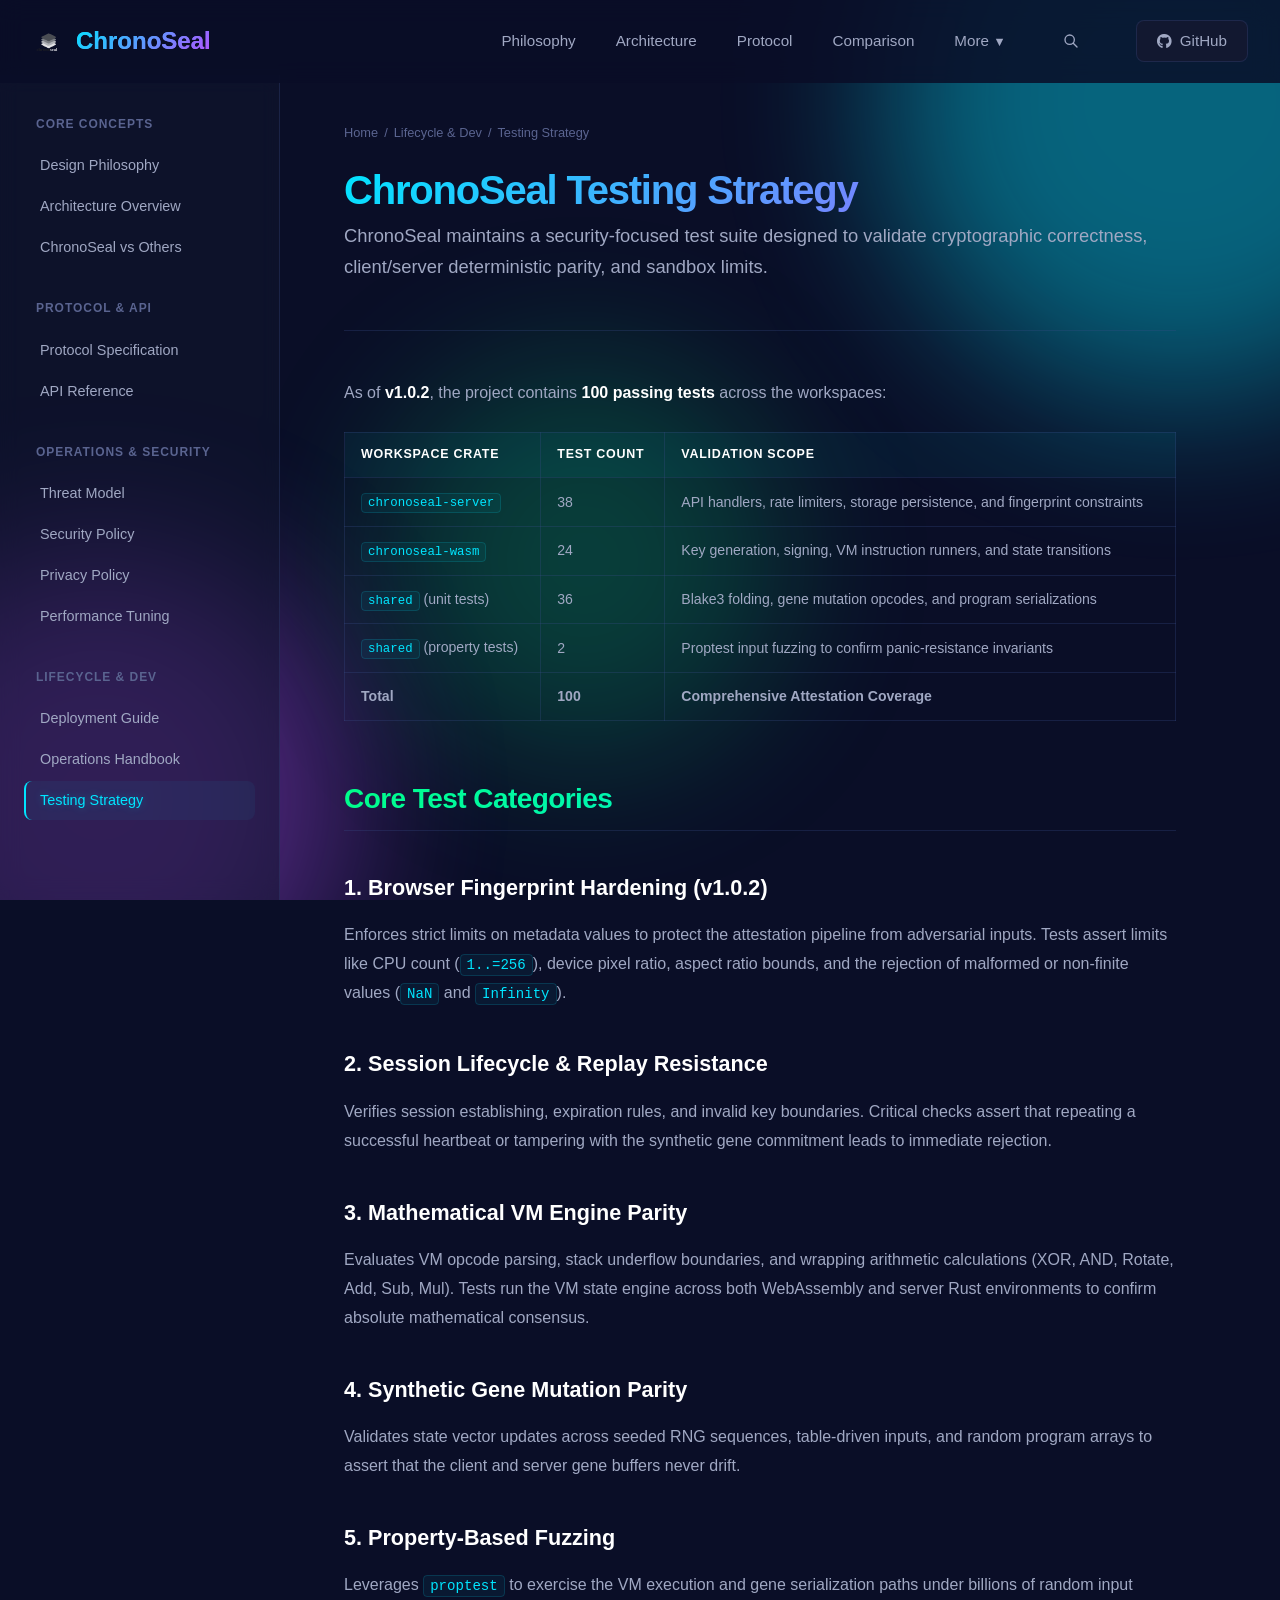
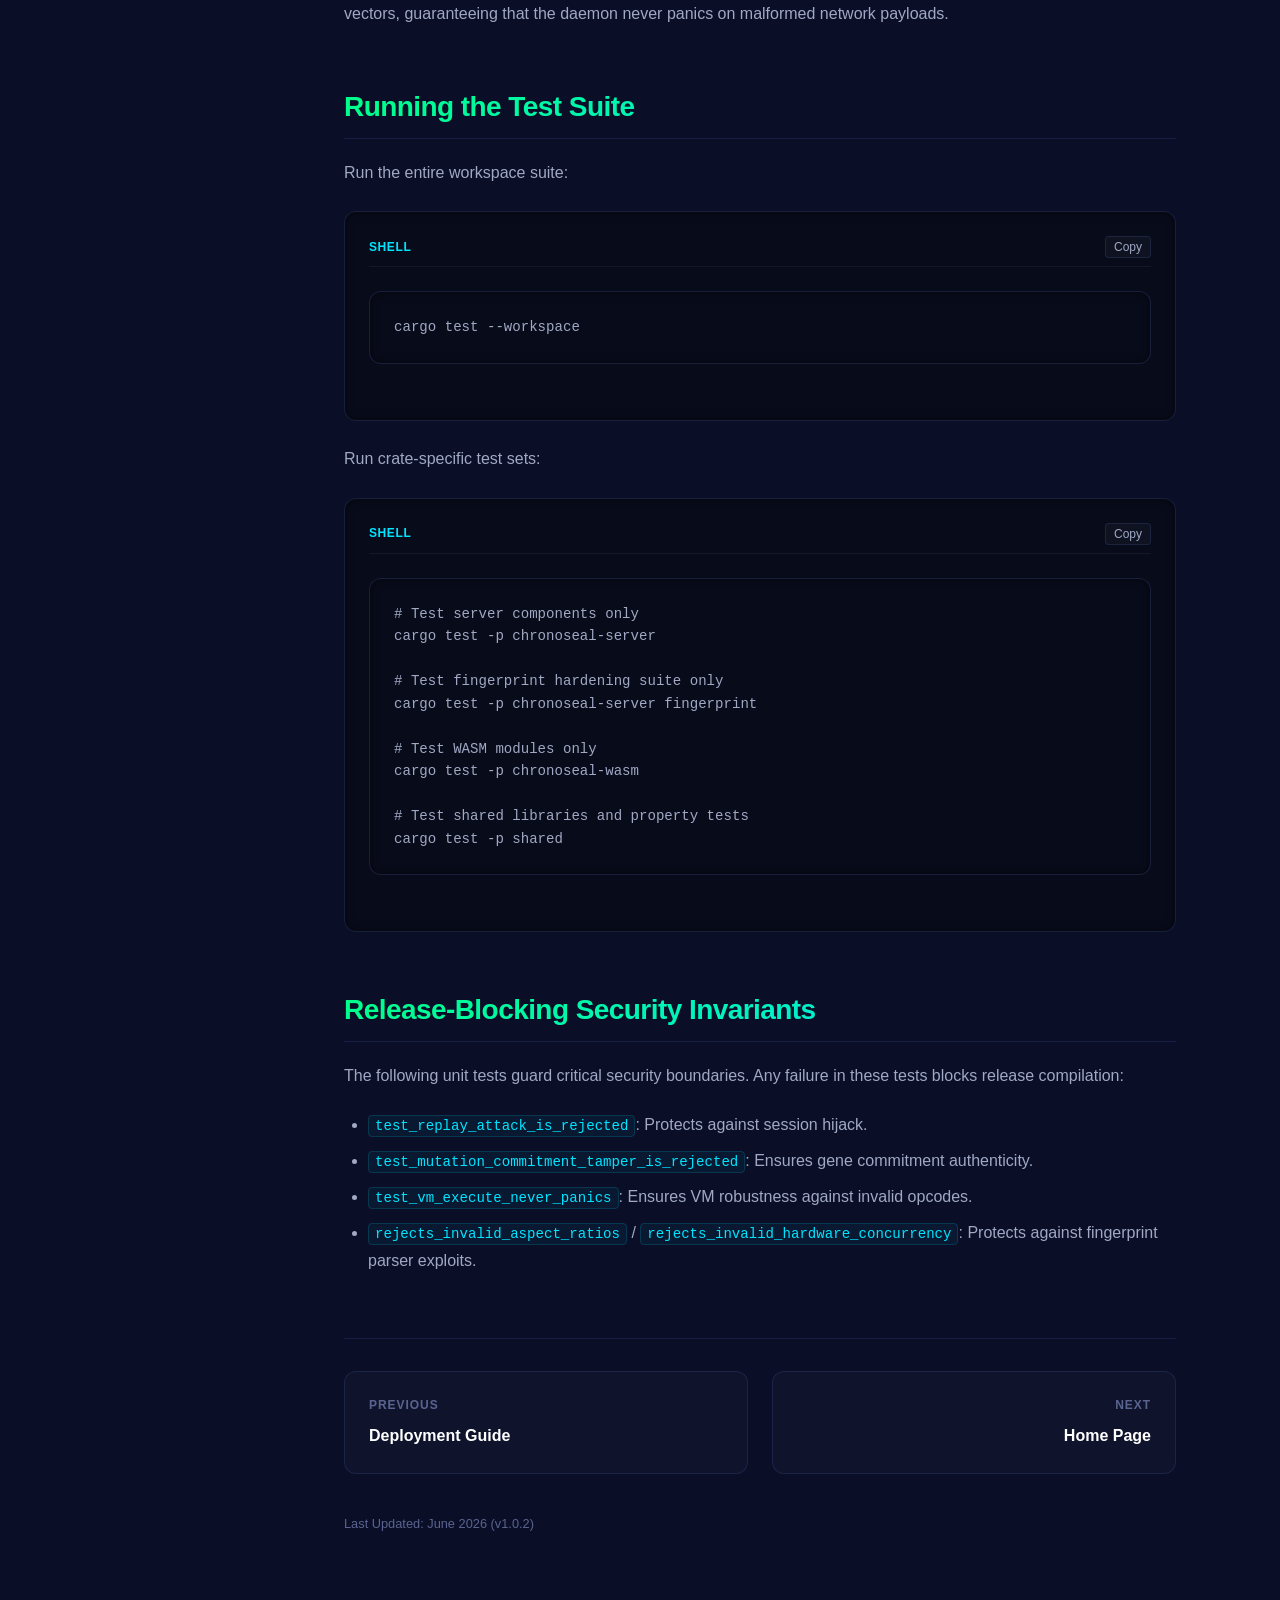
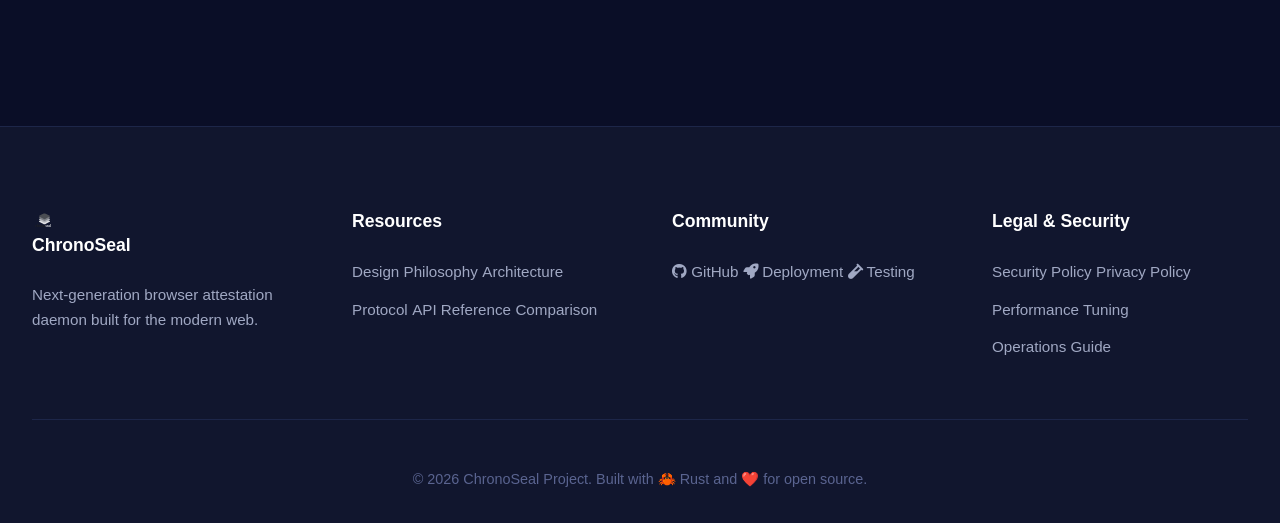
<file: www/testing.html>
<!DOCTYPE html>
<html lang="en">
<head>
  <meta charset="UTF-8">
  <meta name="viewport" content="width=device-width, initial-scale=1.0, viewport-fit=cover">
  <title>Testing Strategy | ChronoSeal Documentation</title>
  <meta name="description" content="ChronoSeal testing strategy, detailing test categories, execution instructions, mock simulations, and release verification processes.">
  <link rel="stylesheet" href="css/chronoseal.css">
  <link rel="stylesheet" href="css/docs.css">
  <link rel="stylesheet" href="css/print.css" media="print">
  <link rel="manifest" href="site.webmanifest">
  <link rel="icon" href="assets/logo.svg" type="image/svg+xml">
  
  <!-- Font Awesome for Icons -->
  <link rel="preconnect" href="https://cdnjs.cloudflare.com" crossorigin />
  <link rel="stylesheet" href="https://cdnjs.cloudflare.com/ajax/libs/font-awesome/6.4.0/css/all.min.css" 
        integrity="sha512-iecdLmaskl7CVkqkXNQ/ZH/XLlvWZOJyj7Yy7tcenmpD1ypASozpmT/E0iPtmFIB46ZmdtAc9eNBvH0H/ZpiBw==" 
        crossorigin="anonymous" 
        referrerpolicy="no-referrer" />
</head>
<body>

  <!-- Floating Background Spheres -->
  <div class="bg-animation">
    <div class="gradient-sphere sphere-1"></div>
    <div class="gradient-sphere sphere-2"></div>
    <div class="gradient-sphere sphere-3"></div>
  </div>

  <!-- Header / Navbar -->
  <nav class="navbar" id="navbar">
    <div class="nav-container">
      <a href="index.html" class="logo">
        <img class="logobar" src="assets/logo.svg" alt="ChronoSeal Logo">
        <span>ChronoSeal</span>
      </a>
      <div class="nav-links" id="navLinks">
        <a href="philosophy.html">Philosophy</a>
        <a href="architecture.html">Architecture</a>
        <a href="protocol.html">Protocol</a>
        <a href="comparison.html">Comparison</a>
        <div class="nav-dropdown">
          <a href="#" class="nav-link">More <small>▼</small></a>
          <div class="nav-dropdown-menu">
            <a href="api.html">API Reference</a>
            <a href="deployment.html">Deployment Guide</a>
            <a href="operations.html">Operations Guide</a>
            <a href="testing.html" class="active">Testing Strategy</a>
            <a href="performance.html">Performance Tuning</a>
            <a href="threat-model.html">Threat Model</a>
            <a href="security.html">Security Policy</a>
            <a href="privacy.html">Privacy Policy</a>
          </div>
        </div>
        <button class="btn btn-ghost btn-sm btn-icon search-trigger" aria-label="Search" onclick="ChronoSearch.open()">
          <svg fill="none" stroke="currentColor" stroke-width="2" viewBox="0 0 24 24" width="16" height="16"><path stroke-linecap="round" stroke-linejoin="round" d="M21 21l-6-6m2-5a7 7 0 11-14 0 7 7 0 0114 0z"></path></svg>
        </button>
        <a href="https://github.com/thakares/chronoseal-rs" class="github-btn" target="_blank" rel="noopener">
          <i class="fab fa-github"></i> GitHub
        </a>
      </div>
      <button class="nav-toggle" id="menuBtn" aria-label="Toggle Navigation">
        <i class="fas fa-bars"></i>
      </button>
    </div>
  </nav>

  <!-- Doc Page Shell -->
  <div class="doc-page">
    <div class="doc-layout">
      
      <!-- Sidebar -->
      <aside class="doc-sidebar">
        <button class="doc-sidebar-toggle">
          <i class="fas fa-bars"></i> Sidebar Menu
        </button>
        <div class="doc-nav-group">
          <div class="doc-nav-label">Core Concepts</div>
          <a href="philosophy.html" class="doc-nav-item">Design Philosophy</a>
          <a href="architecture.html" class="doc-nav-item">Architecture Overview</a>
          <a href="comparison.html" class="doc-nav-item">ChronoSeal vs Others</a>
        </div>
        <div class="doc-nav-group">
          <div class="doc-nav-label">Protocol &amp; API</div>
          <a href="protocol.html" class="doc-nav-item">Protocol Specification</a>
          <a href="api.html" class="doc-nav-item">API Reference</a>
        </div>
        <div class="doc-nav-group">
          <div class="doc-nav-label">Operations &amp; Security</div>
          <a href="threat-model.html" class="doc-nav-item">Threat Model</a>
          <a href="security.html" class="doc-nav-item">Security Policy</a>
          <a href="privacy.html" class="doc-nav-item">Privacy Policy</a>
          <a href="performance.html" class="doc-nav-item">Performance Tuning</a>
        </div>
        <div class="doc-nav-group">
          <div class="doc-nav-label">Lifecycle &amp; Dev</div>
          <a href="deployment.html" class="doc-nav-item">Deployment Guide</a>
          <a href="operations.html" class="doc-nav-item">Operations Handbook</a>
          <a href="testing.html" class="doc-nav-item active">Testing Strategy</a>
        </div>
      </aside>

      <!-- Main Content Area -->
      <main class="doc-main">
        <nav class="doc-breadcrumb" aria-label="Breadcrumb">
          <a href="index.html">Home</a>
          <span class="sep">/</span>
          <a href="#">Lifecycle &amp; Dev</a>
          <span class="sep">/</span>
          <span>Testing Strategy</span>
        </nav>
        
        <article class="doc-content">
          <h1>ChronoSeal Testing Strategy</h1>
          <p class="doc-subtitle">ChronoSeal maintains a security-focused test suite designed to validate cryptographic correctness, client/server deterministic parity, and sandbox limits.</p>
          
          <hr>

          <p>As of <strong>v1.0.2</strong>, the project contains <strong>100 passing tests</strong> across the workspaces:</p>
          <table>
            <thead>
              <tr>
                <th>Workspace Crate</th>
                <th>Test Count</th>
                <th>Validation Scope</th>
              </tr>
            </thead>
            <tbody>
              <tr>
                <td><code>chronoseal-server</code></td>
                <td>38</td>
                <td>API handlers, rate limiters, storage persistence, and fingerprint constraints</td>
              </tr>
              <tr>
                <td><code>chronoseal-wasm</code></td>
                <td>24</td>
                <td>Key generation, signing, VM instruction runners, and state transitions</td>
              </tr>
              <tr>
                <td><code>shared</code> (unit tests)</td>
                <td>36</td>
                <td>Blake3 folding, gene mutation opcodes, and program serializations</td>
              </tr>
              <tr>
                <td><code>shared</code> (property tests)</td>
                <td>2</td>
                <td>Proptest input fuzzing to confirm panic-resistance invariants</td>
              </tr>
              <tr>
                <td style="font-weight: bold;">Total</td>
                <td style="font-weight: bold;">100</td>
                <td style="font-weight: bold;">Comprehensive Attestation Coverage</td>
              </tr>
            </tbody>
          </table>

          <h2>Core Test Categories</h2>
          
          <h3>1. Browser Fingerprint Hardening (v1.0.2)</h3>
          <p>Enforces strict limits on metadata values to protect the attestation pipeline from adversarial inputs. Tests assert limits like CPU count (<code>1..=256</code>), device pixel ratio, aspect ratio bounds, and the rejection of malformed or non-finite values (<code>NaN</code> and <code>Infinity</code>).</p>
          
          <h3>2. Session Lifecycle &amp; Replay Resistance</h3>
          <p>Verifies session establishing, expiration rules, and invalid key boundaries. Critical checks assert that repeating a successful heartbeat or tampering with the synthetic gene commitment leads to immediate rejection.</p>
          
          <h3>3. Mathematical VM Engine Parity</h3>
          <p>Evaluates VM opcode parsing, stack underflow boundaries, and wrapping arithmetic calculations (XOR, AND, Rotate, Add, Sub, Mul). Tests run the VM state engine across both WebAssembly and server Rust environments to confirm absolute mathematical consensus.</p>

          <h3>4. Synthetic Gene Mutation Parity</h3>
          <p>Validates state vector updates across seeded RNG sequences, table-driven inputs, and random program arrays to assert that the client and server gene buffers never drift.</p>

          <h3>5. Property-Based Fuzzing</h3>
          <p>Leverages <code>proptest</code> to exercise the VM execution and gene serialization paths under billions of random input vectors, guaranteeing that the daemon never panics on malformed network payloads.</p>

          <h2>Running the Test Suite</h2>
          <p>Run the entire workspace suite:</p>
          <div class="code-block">
            <div class="code-header">
              <span class="code-lang">Shell</span>
              <button class="code-copy-btn">Copy</button>
            </div>
            <pre><code>cargo test --workspace</code></pre>
          </div>

          <p>Run crate-specific test sets:</p>
          <div class="code-block">
            <div class="code-header">
              <span class="code-lang">Shell</span>
              <button class="code-copy-btn">Copy</button>
            </div>
            <pre><code># Test server components only
cargo test -p chronoseal-server

# Test fingerprint hardening suite only
cargo test -p chronoseal-server fingerprint

# Test WASM modules only
cargo test -p chronoseal-wasm

# Test shared libraries and property tests
cargo test -p shared</code></pre>
          </div>

          <h2>Release-Blocking Security Invariants</h2>
          <p>The following unit tests guard critical security boundaries. Any failure in these tests blocks release compilation:</p>
          <ul>
            <li><code>test_replay_attack_is_rejected</code>: Protects against session hijack.</li>
            <li><code>test_mutation_commitment_tamper_is_rejected</code>: Ensures gene commitment authenticity.</li>
            <li><code>test_vm_execute_never_panics</code>: Ensures VM robustness against invalid opcodes.</li>
            <li><code>rejects_invalid_aspect_ratios</code> / <code>rejects_invalid_hardware_concurrency</code>: Protects against fingerprint parser exploits.</li>
          </ul>
        </article>

        <!-- Pager -->
        <nav class="doc-pager" aria-label="Doc navigation Pager">
          <a href="deployment.html" class="doc-pager-link">
            <div class="doc-pager-label">Previous</div>
            <div class="doc-pager-title">Deployment Guide</div>
          </a>
          <a href="index.html" class="doc-pager-link doc-pager-link--next">
            <div class="doc-pager-label">Next</div>
            <div class="doc-pager-title">Home Page</div>
          </a>
        </nav>

        <div class="doc-meta">
          Last Updated: June 2026 (v1.0.2)
        </div>
      </main>

    </div>
  </div>

  <!-- Footer -->
  <footer class="footer">
    <div class="footer-content">
      <div class="footer-section">
        <h4>
          <img class="logobar" src="assets/logo.svg" alt="ChronoSeal Logo" style="width: 24px; height: 24px; vertical-align: middle;"> ChronoSeal
        </h4>
        <p>Next-generation browser attestation daemon built for the modern web.</p>
      </div>
      <div class="footer-section">
        <h4>Resources</h4>
        <a href="philosophy.html">Design Philosophy</a>
        <a href="architecture.html">Architecture</a>
        <a href="protocol.html">Protocol</a>
        <a href="api.html">API Reference</a>
        <a href="comparison.html">Comparison</a>
      </div>
      <div class="footer-section">
        <h4>Community</h4>
        <a href="https://github.com/thakares/chronoseal-rs" target="_blank" rel="noopener"><i class="fab fa-github"></i> GitHub</a>
        <a href="deployment.html"><i class="fas fa-rocket"></i> Deployment</a>
        <a href="testing.html"><i class="fas fa-vial"></i> Testing</a>
      </div>
      <div class="footer-section">
        <h4>Legal &amp; Security</h4>
        <a href="security.html">Security Policy</a>
        <a href="privacy.html">Privacy Policy</a>
        <a href="performance.html">Performance Tuning</a>
        <a href="operations.html">Operations Guide</a>
      </div>
    </div>
    <div class="footer-bottom">
      <p>&copy; 2026 ChronoSeal Project. Built with 🦀 Rust and ❤️ for open source.</p>
    </div>
  </footer>

  <!-- Search Overlay -->
  <div class="search-overlay">
    <div class="search-box">
      <div class="search-input-wrap">
        <svg fill="none" stroke="currentColor" stroke-width="2" viewBox="0 0 24 24"><path stroke-linecap="round" stroke-linejoin="round" d="M21 21l-6-6m2-5a7 7 0 11-14 0 7 7 0 0114 0z"></path></svg>
        <input type="text" class="search-input" placeholder="Search documentation... (Esc to close)">
        <span class="search-kbd">/</span>
      </div>
      <div class="search-results"></div>
    </div>
  </div>

  <!-- Back to top -->
  <a href="#" class="back-to-top" aria-label="Back to top">▲</a>

  <!-- JS Scripts -->
  <script src="js/search.js"></script>
  <script src="js/app.js"></script>
</body>
</html>
</file>
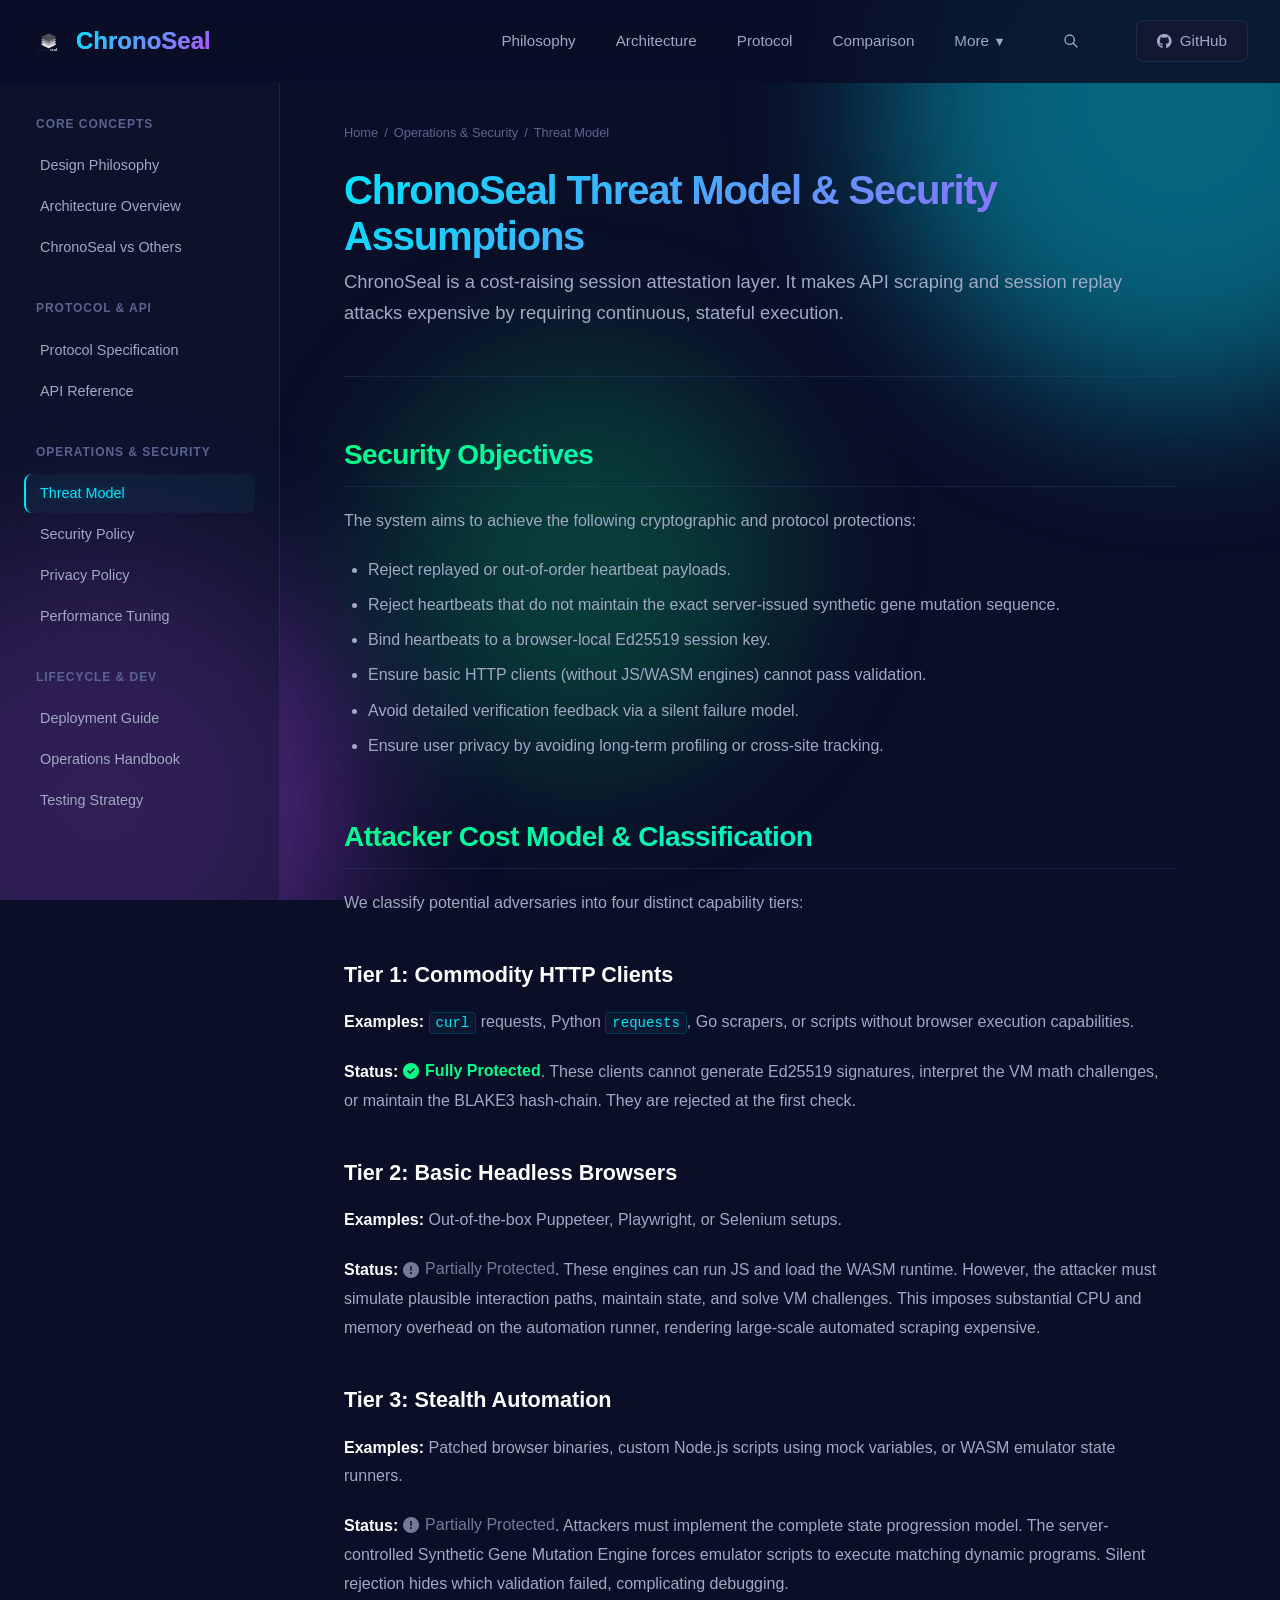
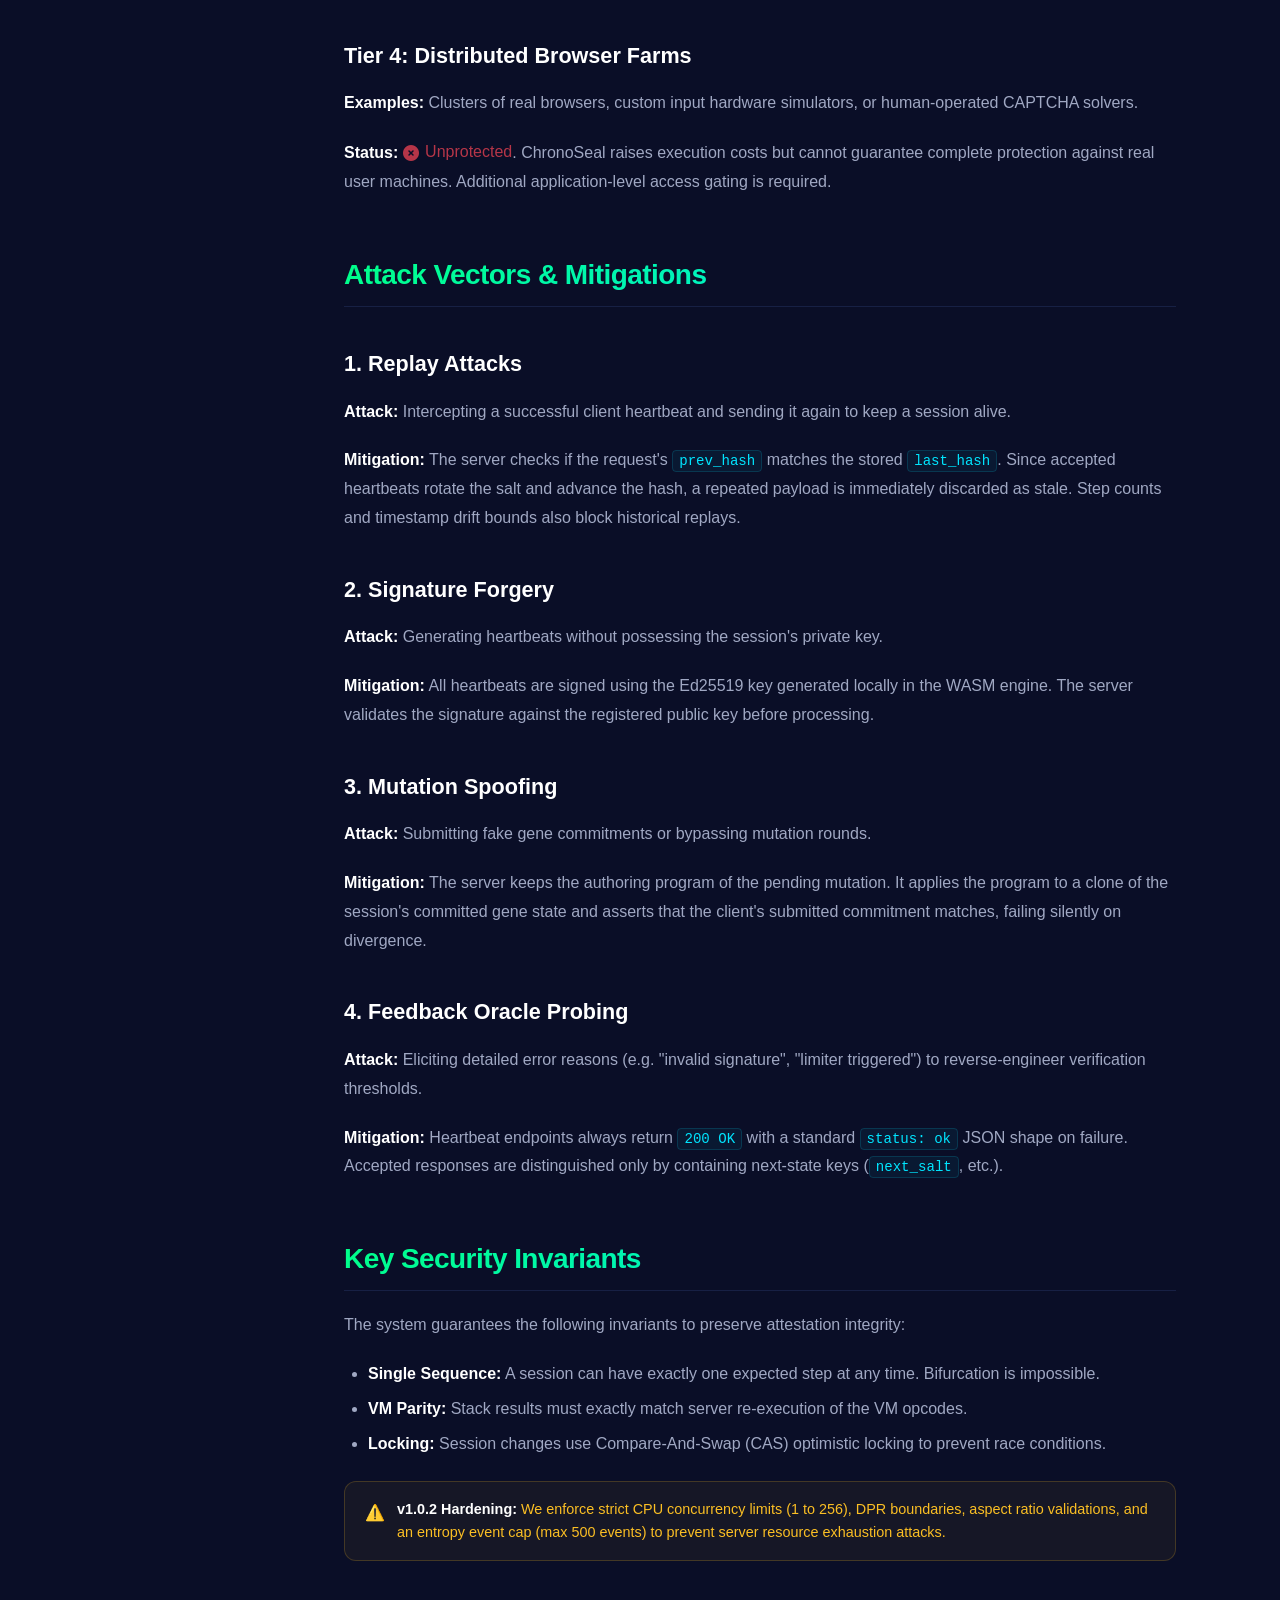
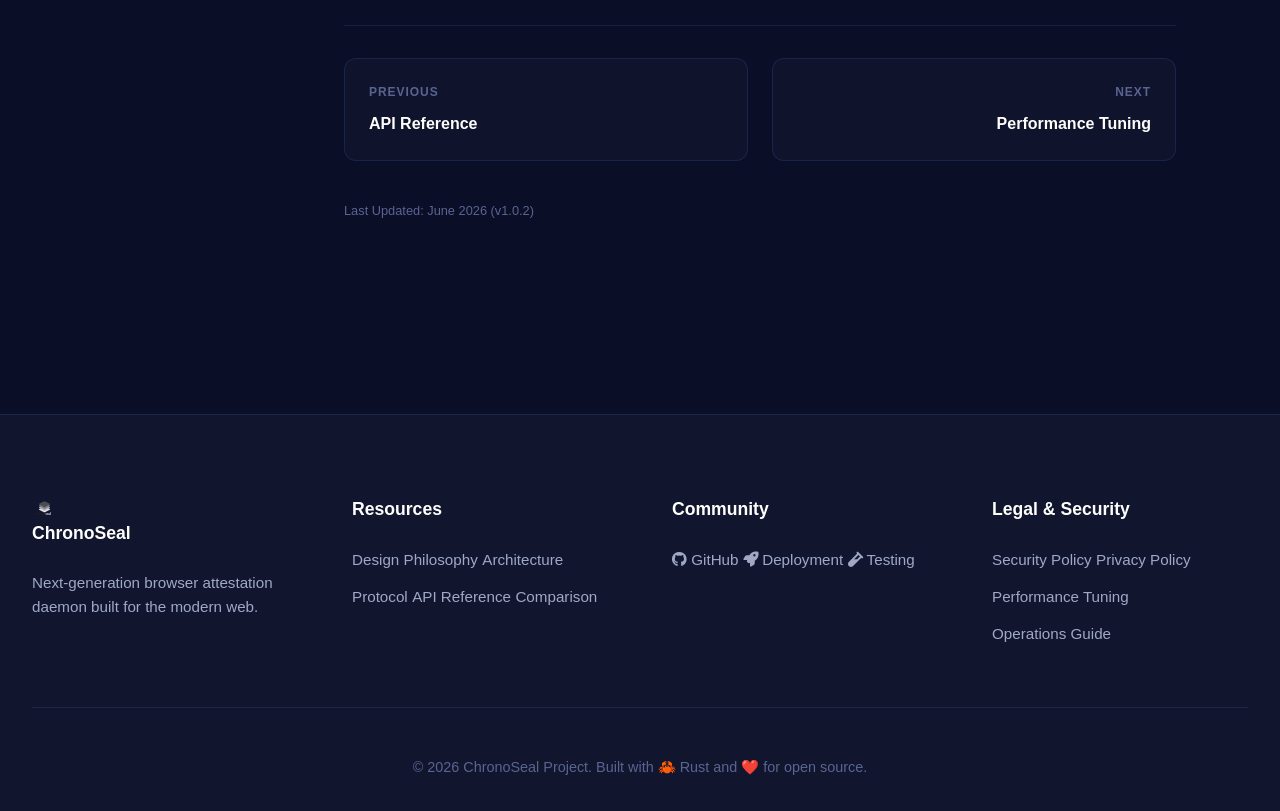
<file: www/threat-model.html>
<!DOCTYPE html>
<html lang="en">
<head>
  <meta charset="UTF-8">
  <meta name="viewport" content="width=device-width, initial-scale=1.0, viewport-fit=cover">
  <title>Threat Model &amp; Security Assumptions | ChronoSeal Documentation</title>
  <meta name="description" content="ChronoSeal threat model, classification parameters, attacker categories, mitigations, and security boundaries.">
  <link rel="stylesheet" href="css/chronoseal.css">
  <link rel="stylesheet" href="css/docs.css">
  <link rel="stylesheet" href="css/print.css" media="print">
  <link rel="manifest" href="site.webmanifest">
  <link rel="icon" href="assets/logo.svg" type="image/svg+xml">
  
  <!-- Font Awesome for Icons -->
  <link rel="preconnect" href="https://cdnjs.cloudflare.com" crossorigin />
  <link rel="stylesheet" href="https://cdnjs.cloudflare.com/ajax/libs/font-awesome/6.4.0/css/all.min.css" 
        integrity="sha512-iecdLmaskl7CVkqkXNQ/ZH/XLlvWZOJyj7Yy7tcenmpD1ypASozpmT/E0iPtmFIB46ZmdtAc9eNBvH0H/ZpiBw==" 
        crossorigin="anonymous" 
        referrerpolicy="no-referrer" />
</head>
<body>

  <!-- Floating Background Spheres -->
  <div class="bg-animation">
    <div class="gradient-sphere sphere-1"></div>
    <div class="gradient-sphere sphere-2"></div>
    <div class="gradient-sphere sphere-3"></div>
  </div>

  <!-- Header / Navbar -->
  <nav class="navbar" id="navbar">
    <div class="nav-container">
      <a href="index.html" class="logo">
        <img class="logobar" src="assets/logo.svg" alt="ChronoSeal Logo">
        <span>ChronoSeal</span>
      </a>
      <div class="nav-links" id="navLinks">
        <a href="philosophy.html">Philosophy</a>
        <a href="architecture.html">Architecture</a>
        <a href="protocol.html">Protocol</a>
        <a href="comparison.html">Comparison</a>
        <div class="nav-dropdown">
          <a href="#" class="nav-link">More <small>▼</small></a>
          <div class="nav-dropdown-menu">
            <a href="api.html">API Reference</a>
            <a href="deployment.html">Deployment Guide</a>
            <a href="operations.html">Operations Guide</a>
            <a href="testing.html">Testing Strategy</a>
            <a href="performance.html">Performance Tuning</a>
            <a href="threat-model.html" class="active">Threat Model</a>
            <a href="security.html">Security Policy</a>
            <a href="privacy.html">Privacy Policy</a>
          </div>
        </div>
        <button class="btn btn-ghost btn-sm btn-icon search-trigger" aria-label="Search" onclick="ChronoSearch.open()">
          <svg fill="none" stroke="currentColor" stroke-width="2" viewBox="0 0 24 24" width="16" height="16"><path stroke-linecap="round" stroke-linejoin="round" d="M21 21l-6-6m2-5a7 7 0 11-14 0 7 7 0 0114 0z"></path></svg>
        </button>
        <a href="https://github.com/thakares/chronoseal-rs" class="github-btn" target="_blank" rel="noopener">
          <i class="fab fa-github"></i> GitHub
        </a>
      </div>
      <button class="nav-toggle" id="menuBtn" aria-label="Toggle Navigation">
        <i class="fas fa-bars"></i>
      </button>
    </div>
  </nav>

  <!-- Doc Page Shell -->
  <div class="doc-page">
    <div class="doc-layout">
      
      <!-- Sidebar -->
      <aside class="doc-sidebar">
        <button class="doc-sidebar-toggle">
          <i class="fas fa-bars"></i> Sidebar Menu
        </button>
        <div class="doc-nav-group">
          <div class="doc-nav-label">Core Concepts</div>
          <a href="philosophy.html" class="doc-nav-item">Design Philosophy</a>
          <a href="architecture.html" class="doc-nav-item">Architecture Overview</a>
          <a href="comparison.html" class="doc-nav-item">ChronoSeal vs Others</a>
        </div>
        <div class="doc-nav-group">
          <div class="doc-nav-label">Protocol &amp; API</div>
          <a href="protocol.html" class="doc-nav-item">Protocol Specification</a>
          <a href="api.html" class="doc-nav-item">API Reference</a>
        </div>
        <div class="doc-nav-group">
          <div class="doc-nav-label">Operations &amp; Security</div>
          <a href="threat-model.html" class="doc-nav-item active">Threat Model</a>
          <a href="security.html" class="doc-nav-item">Security Policy</a>
          <a href="privacy.html" class="doc-nav-item">Privacy Policy</a>
          <a href="performance.html" class="doc-nav-item">Performance Tuning</a>
        </div>
        <div class="doc-nav-group">
          <div class="doc-nav-label">Lifecycle &amp; Dev</div>
          <a href="deployment.html" class="doc-nav-item">Deployment Guide</a>
          <a href="operations.html" class="doc-nav-item">Operations Handbook</a>
          <a href="testing.html" class="doc-nav-item">Testing Strategy</a>
        </div>
      </aside>

      <!-- Main Content Area -->
      <main class="doc-main">
        <nav class="doc-breadcrumb" aria-label="Breadcrumb">
          <a href="index.html">Home</a>
          <span class="sep">/</span>
          <a href="#">Operations &amp; Security</a>
          <span class="sep">/</span>
          <span>Threat Model</span>
        </nav>
        
        <article class="doc-content">
          <h1>ChronoSeal Threat Model &amp; Security Assumptions</h1>
          <p class="doc-subtitle">ChronoSeal is a cost-raising session attestation layer. It makes API scraping and session replay attacks expensive by requiring continuous, stateful execution.</p>
          
          <hr>

          <h2>Security Objectives</h2>
          <p>The system aims to achieve the following cryptographic and protocol protections:</p>
          <ul>
            <li>Reject replayed or out-of-order heartbeat payloads.</li>
            <li>Reject heartbeats that do not maintain the exact server-issued synthetic gene mutation sequence.</li>
            <li>Bind heartbeats to a browser-local Ed25519 session key.</li>
            <li>Ensure basic HTTP clients (without JS/WASM engines) cannot pass validation.</li>
            <li>Avoid detailed verification feedback via a silent failure model.</li>
            <li>Ensure user privacy by avoiding long-term profiling or cross-site tracking.</li>
          </ul>

          <h2>Attacker Cost Model &amp; Classification</h2>
          <p>We classify potential adversaries into four distinct capability tiers:</p>

          <h3>Tier 1: Commodity HTTP Clients</h3>
          <p><strong>Examples:</strong> <code>curl</code> requests, Python <code>requests</code>, Go scrapers, or scripts without browser execution capabilities.</p>
          <p><strong>Status:</strong> <span class="check"><i class="fas fa-check-circle"></i> Fully Protected</span>. These clients cannot generate Ed25519 signatures, interpret the VM math challenges, or maintain the BLAKE3 hash-chain. They are rejected at the first check.</p>

          <h3>Tier 2: Basic Headless Browsers</h3>
          <p><strong>Examples:</strong> Out-of-the-box Puppeteer, Playwright, or Selenium setups.</p>
          <p><strong>Status:</strong> <span class="times" style="color:var(--warning)"><i class="fas fa-exclamation-circle"></i> Partially Protected</span>. These engines can run JS and load the WASM runtime. However, the attacker must simulate plausible interaction paths, maintain state, and solve VM challenges. This imposes substantial CPU and memory overhead on the automation runner, rendering large-scale automated scraping expensive.</p>

          <h3>Tier 3: Stealth Automation</h3>
          <p><strong>Examples:</strong> Patched browser binaries, custom Node.js scripts using mock variables, or WASM emulator state runners.</p>
          <p><strong>Status:</strong> <span class="times" style="color:var(--warning)"><i class="fas fa-exclamation-circle"></i> Partially Protected</span>. Attackers must implement the complete state progression model. The server-controlled Synthetic Gene Mutation Engine forces emulator scripts to execute matching dynamic programs. Silent rejection hides which validation failed, complicating debugging.</p>

          <h3>Tier 4: Distributed Browser Farms</h3>
          <p><strong>Examples:</strong> Clusters of real browsers, custom input hardware simulators, or human-operated CAPTCHA solvers.</p>
          <p><strong>Status:</strong> <span class="times"><i class="fas fa-times-circle"></i> Unprotected</span>. ChronoSeal raises execution costs but cannot guarantee complete protection against real user machines. Additional application-level access gating is required.</p>

          <h2>Attack Vectors &amp; Mitigations</h2>
          
          <h3>1. Replay Attacks</h3>
          <p><strong>Attack:</strong> Intercepting a successful client heartbeat and sending it again to keep a session alive.</p>
          <p><strong>Mitigation:</strong> The server checks if the request's <code>prev_hash</code> matches the stored <code>last_hash</code>. Since accepted heartbeats rotate the salt and advance the hash, a repeated payload is immediately discarded as stale. Step counts and timestamp drift bounds also block historical replays.</p>

          <h3>2. Signature Forgery</h3>
          <p><strong>Attack:</strong> Generating heartbeats without possessing the session's private key.</p>
          <p><strong>Mitigation:</strong> All heartbeats are signed using the Ed25519 key generated locally in the WASM engine. The server validates the signature against the registered public key before processing.</p>

          <h3>3. Mutation Spoofing</h3>
          <p><strong>Attack:</strong> Submitting fake gene commitments or bypassing mutation rounds.</p>
          <p><strong>Mitigation:</strong> The server keeps the authoring program of the pending mutation. It applies the program to a clone of the session's committed gene state and asserts that the client's submitted commitment matches, failing silently on divergence.</p>

          <h3>4. Feedback Oracle Probing</h3>
          <p><strong>Attack:</strong> Eliciting detailed error reasons (e.g. "invalid signature", "limiter triggered") to reverse-engineer verification thresholds.</p>
          <p><strong>Mitigation:</strong> Heartbeat endpoints always return <code>200 OK</code> with a standard <code>status: ok</code> JSON shape on failure. Accepted responses are distinguished only by containing next-state keys (<code>next_salt</code>, etc.).</p>

          <h2>Key Security Invariants</h2>
          <p>The system guarantees the following invariants to preserve attestation integrity:</p>
          <ul>
            <li><strong>Single Sequence:</strong> A session can have exactly one expected step at any time. Bifurcation is impossible.</li>
            <li><strong>VM Parity:</strong> Stack results must exactly match server re-execution of the VM opcodes.</li>
            <li><strong>Locking:</strong> Session changes use Compare-And-Swap (CAS) optimistic locking to prevent race conditions.</li>
          </ul>

          <div class="doc-alert doc-alert--warn">
            <div class="doc-alert-icon">⚠️</div>
            <div class="doc-alert-body">
              <strong>v1.0.2 Hardening:</strong> We enforce strict CPU concurrency limits (1 to 256), DPR boundaries, aspect ratio validations, and an entropy event cap (max 500 events) to prevent server resource exhaustion attacks.
            </div>
          </div>
        </article>

        <!-- Pager -->
        <nav class="doc-pager" aria-label="Doc navigation Pager">
          <a href="api.html" class="doc-pager-link">
            <div class="doc-pager-label">Previous</div>
            <div class="doc-pager-title">API Reference</div>
          </a>
          <a href="performance.html" class="doc-pager-link doc-pager-link--next">
            <div class="doc-pager-label">Next</div>
            <div class="doc-pager-title">Performance Tuning</div>
          </a>
        </nav>

        <div class="doc-meta">
          Last Updated: June 2026 (v1.0.2)
        </div>
      </main>

    </div>
  </div>

  <!-- Footer -->
  <footer class="footer">
    <div class="footer-content">
      <div class="footer-section">
        <h4>
          <img class="logobar" src="assets/logo.svg" alt="ChronoSeal Logo" style="width: 24px; height: 24px; vertical-align: middle;"> ChronoSeal
        </h4>
        <p>Next-generation browser attestation daemon built for the modern web.</p>
      </div>
      <div class="footer-section">
        <h4>Resources</h4>
        <a href="philosophy.html">Design Philosophy</a>
        <a href="architecture.html">Architecture</a>
        <a href="protocol.html">Protocol</a>
        <a href="api.html">API Reference</a>
        <a href="comparison.html">Comparison</a>
      </div>
      <div class="footer-section">
        <h4>Community</h4>
        <a href="https://github.com/thakares/chronoseal-rs" target="_blank" rel="noopener"><i class="fab fa-github"></i> GitHub</a>
        <a href="deployment.html"><i class="fas fa-rocket"></i> Deployment</a>
        <a href="testing.html"><i class="fas fa-vial"></i> Testing</a>
      </div>
      <div class="footer-section">
        <h4>Legal &amp; Security</h4>
        <a href="security.html">Security Policy</a>
        <a href="privacy.html">Privacy Policy</a>
        <a href="performance.html">Performance Tuning</a>
        <a href="operations.html">Operations Guide</a>
      </div>
    </div>
    <div class="footer-bottom">
      <p>&copy; 2026 ChronoSeal Project. Built with 🦀 Rust and ❤️ for open source.</p>
    </div>
  </footer>

  <!-- Search Overlay -->
  <div class="search-overlay">
    <div class="search-box">
      <div class="search-input-wrap">
        <svg fill="none" stroke="currentColor" stroke-width="2" viewBox="0 0 24 24"><path stroke-linecap="round" stroke-linejoin="round" d="M21 21l-6-6m2-5a7 7 0 11-14 0 7 7 0 0114 0z"></path></svg>
        <input type="text" class="search-input" placeholder="Search documentation... (Esc to close)">
        <span class="search-kbd">/</span>
      </div>
      <div class="search-results"></div>
    </div>
  </div>

  <!-- Back to top -->
  <a href="#" class="back-to-top" aria-label="Back to top">▲</a>

  <!-- JS Scripts -->
  <script src="js/search.js"></script>
  <script src="js/app.js"></script>
</body>
</html>
</file>
<file: www/css/chronoseal.css>
/* ============================================================
   ChronoSeal Design System — chronoseal.css
   Vibrant, premium, glassmorphism theme matching the target site
   ============================================================ */

/* ---- Custom Properties ---- */
:root {
  --bg-primary:     #0a0e27;
  --bg-secondary:   #11162e;
  --bg-card:        rgba(18, 24, 48, 0.7);
  --bg-card-solid:  #121830;
  --border:         rgba(56, 78, 135, 0.3);
  --border-glow:    rgba(0, 255, 255, 0.2);
  --text-primary:   #ffffff;
  --text-secondary: #a0a8c3;
  --text-muted:     #5a6490;
  
  --accent-cyan:    #00e5ff;
  --accent-purple:  #b84eff;
  --accent-green:   #00ff88;
  --accent-red:     #ff4757;
  
  --gradient-1:     linear-gradient(135deg, #00e5ff 0%, #b84eff 100%);
  --gradient-2:     linear-gradient(135deg, #00ff88 0%, #00e5ff 100%);
  --shadow-glow:    0 0 30px rgba(0, 229, 255, 0.1);
  
  --font-sans:      -apple-system, BlinkMacSystemFont, 'Segoe UI', Roboto, 'Helvetica Neue', Arial, sans-serif;
  --font-mono:      'SF Mono', Monaco, 'Cascadia Code', 'Roboto Mono', Consolas, 'Courier New', monospace;
  
  --max-width:      1400px;
  --header-h:       75px;
  --r-sm:           8px;
  --r-md:           12px;
  --r-lg:           20px;
  --ease:           cubic-bezier(0.175, 0.885, 0.32, 1.275);
  --tr:             .3s ease;
}

/* ---- Reset ---- */
*, *::before, *::after {
  box-sizing: border-box;
  margin: 0;
  padding: 0;
}

html {
  scroll-behavior: smooth;
  -webkit-text-size-adjust: 100%;
}

body {
  font-family: var(--font-sans);
  background: var(--bg-primary);
  color: var(--text-primary);
  line-height: 1.6;
  overflow-x: hidden;
  -webkit-font-smoothing: antialiased;
}

a {
  color: var(--text-secondary);
  text-decoration: none;
  transition: all var(--tr);
}

a:hover {
  color: var(--text-primary);
}

img, svg {
  max-width: 100%;
  display: block;
}

button {
  cursor: pointer;
  font-family: inherit;
  border: none;
  background: none;
}

code, pre {
  font-family: var(--font-mono);
}

/* Scrollbar */
::-webkit-scrollbar {
  width: 8px;
  height: 8px;
}
::-webkit-scrollbar-track {
  background: var(--bg-primary);
}
::-webkit-scrollbar-thumb {
  background: var(--border);
  border-radius: 4px;
}
::-webkit-scrollbar-thumb:hover {
  background: var(--accent-cyan);
}

/* ---- Layout ---- */
.container, .main-content {
  width: 100%;
  max-width: var(--max-width);
  margin: 0 auto;
  padding: 0 2rem;
}

.main-content {
  padding-top: var(--header-h);
}

.section {
  padding: 6rem 0;
  scroll-margin-top: 100px;
}

.text-center {
  text-align: center;
}

.arch-diagram {
  display: flex;
  justify-content: center;
  align-items: center;
  margin: 2rem auto;
  max-width: 100%;
}

.arch-diagram svg {
  display: block;
  margin: 0 auto;
  max-width: 100%;
}

.section--alt {
  background: var(--bg-secondary);
  border-top: 1px solid var(--border);
  border-bottom: 1px solid var(--border);
}

/* ============================================================
   BACKGROUND ANIMATION
   ============================================================ */
.bg-animation {
  position: fixed;
  top: 0;
  left: 0;
  width: 100%;
  height: 100%;
  z-index: -1;
  overflow: hidden;
  pointer-events: none;
}

.gradient-sphere {
  position: absolute;
  border-radius: 50%;
  filter: blur(80px);
  opacity: 0.4;
  animation: float 20s infinite ease-in-out;
  will-change: transform;
}

.sphere-1 { width: 600px; height: 600px; background: var(--accent-cyan); top: -200px; right: -200px; animation-delay: 0s; }
.sphere-2 { width: 500px; height: 500px; background: var(--accent-purple); bottom: -150px; left: -150px; animation-delay: -5s; }
.sphere-3 { width: 400px; height: 400px; background: var(--accent-green); top: 40%; left: 30%; animation-delay: -10s; opacity: 0.2; }

@keyframes float {
  0%, 100% { transform: translate(0, 0) scale(1); }
  33% { transform: translate(30px, -30px) scale(1.05); }
  66% { transform: translate(-20px, 20px) scale(0.95); }
}

/* ============================================================
   NAVBAR / HEADER
   ============================================================ */
.navbar {
  position: fixed;
  top: 0;
  left: 0;
  right: 0;
  z-index: 1000;
  background: rgba(10, 14, 39, 0.85);
  backdrop-filter: blur(12px);
  -webkit-backdrop-filter: blur(12px);
  border-bottom: 1px solid transparent;
  padding: 1.25rem 2rem;
  transition: all 0.3s ease;
}

.navbar.scrolled {
  padding: 0.75rem 2rem;
  background: rgba(10, 14, 39, 0.98);
  border-bottom: 1px solid var(--border);
}

.nav-container {
  max-width: var(--max-width);
  margin: 0 auto;
  display: flex;
  justify-content: space-between;
  align-items: center;
}

.logo {
  display: flex;
  align-items: center;
  gap: 0.75rem;
  font-size: 1.5rem;
  font-weight: 800;
  background: var(--gradient-1);
  -webkit-background-clip: text;
  background-clip: text;
  color: transparent;
  text-decoration: none;
}

.logobar {
  width: 32px;
  height: 32px;
}

.logo span {
  color: transparent;
  background: var(--gradient-1);
  -webkit-background-clip: text;
  background-clip: text;
}

.nav-links {
  display: flex;
  gap: 2.5rem;
  align-items: center;
}

.nav-links a {
  color: var(--text-secondary);
  text-decoration: none;
  transition: color 0.3s ease;
  font-weight: 500;
  font-size: 0.95rem;
}

.nav-links a:hover, .nav-links a.active {
  color: var(--text-primary);
  text-shadow: 0 0 10px rgba(0, 229, 255, 0.4);
}

.github-btn {
  background: var(--bg-card-solid);
  padding: 0.5rem 1.25rem;
  border-radius: 8px;
  border: 1px solid var(--border);
  display: flex;
  align-items: center;
  gap: 0.5rem;
  transition: all 0.3s ease;
}

.github-btn:hover {
  border-color: var(--accent-cyan);
  box-shadow: 0 0 15px rgba(0, 229, 255, 0.2);
}

.nav-toggle {
  display: none;
  background: none;
  border: none;
  color: var(--text-primary);
  font-size: 1.5rem;
  cursor: pointer;
  transition: color 0.3s ease;
}

/* Nav Dropdown */
.nav-dropdown {
  position: relative;
}

.nav-dropdown-menu {
  position: absolute;
  top: calc(100% + 15px);
  left: 50%;
  transform: translateX(-50%) translateY(8px);
  min-width: 220px;
  background: var(--bg-card-solid);
  border: 1px solid var(--border);
  border-radius: var(--r-md);
  padding: 6px;
  opacity: 0;
  pointer-events: none;
  transition: opacity var(--tr), transform var(--tr);
  box-shadow: 0 16px 48px rgba(0,0,0,.4);
  backdrop-filter: blur(10px);
}

.nav-dropdown:hover .nav-dropdown-menu {
  opacity: 1;
  pointer-events: auto;
  transform: translateX(-50%) translateY(0);
}

.nav-dropdown-menu a {
  display: block;
  padding: 8px 14px;
  font-size: .88rem;
  color: var(--text-secondary);
  border-radius: var(--r-sm);
  transition: all var(--tr);
}

.nav-dropdown-menu a:hover {
  color: var(--text-primary);
  background: rgba(0, 229, 255, 0.05);
}

/* ============================================================
   HERO SECTION
   ============================================================ */
.hero {
  text-align: center;
  padding: 6rem 0;
}

.hero-badge {
  display: inline-flex;
  align-items: center;
  gap: 0.5rem;
  padding: 0.5rem 1.25rem;
  background: rgba(0, 229, 255, 0.05);
  border: 1px solid var(--border-glow);
  border-radius: 50px;
  font-size: 0.875rem;
  color: var(--accent-cyan);
  margin-bottom: 2rem;
  font-weight: 500;
}

.hero h1 {
  font-size: clamp(3rem, 5vw, 4.5rem);
  font-weight: 800;
  margin-bottom: 1.5rem;
  background: var(--gradient-1);
  -webkit-background-clip: text;
  background-clip: text;
  color: transparent;
  line-height: 1.1;
}

.hero-subtitle {
  font-size: 1.25rem;
  color: var(--text-secondary);
  max-width: 700px;
  margin: 0 auto 2.5rem;
}

.hero-buttons {
  display: flex;
  gap: 1rem;
  justify-content: center;
  flex-wrap: wrap;
}

/* ============================================================
   BUTTONS
   ============================================================ */
.btn {
  padding: 0.875rem 2rem;
  border-radius: 12px;
  font-weight: 600;
  text-decoration: none;
  transition: all var(--tr);
  cursor: pointer;
  border: none;
  display: inline-flex;
  align-items: center;
  gap: 0.5rem;
}

.btn-primary {
  background: var(--gradient-1);
  color: var(--bg-primary);
}

.btn-primary:hover {
  transform: translateY(-2px);
  box-shadow: 0 8px 30px rgba(0, 229, 255, 0.4);
}

.btn-secondary {
  background: rgba(255, 255, 255, 0.05);
  border: 1px solid var(--border);
  color: var(--text-primary);
}

.btn-secondary:hover {
  border-color: var(--accent-cyan);
  background: rgba(0, 229, 255, 0.05);
}

.btn-ghost {
  color: var(--text-secondary);
  border: 1px solid transparent;
}
.btn-ghost:hover {
  color: var(--text-primary);
  border-color: var(--border);
  background: rgba(255,255,255,0.05);
}
.btn-sm {
  padding: 0.5rem 1rem;
  font-size: 0.85rem;
}

/* ============================================================
   STATS ROW
   ============================================================ */
.stats-grid {
  display: grid;
  grid-template-columns: repeat(auto-fit, minmax(200px, 1fr));
  gap: 2rem;
  text-align: center;
  margin-bottom: 6rem;
}

.stat-card {
  background: var(--bg-card);
  border-radius: 20px;
  padding: 2.5rem 2rem;
  border: 1px solid var(--border);
  backdrop-filter: blur(10px);
  -webkit-backdrop-filter: blur(10px);
}

.stat-number {
  font-size: 3.5rem;
  font-weight: 800;
  background: var(--gradient-1);
  -webkit-background-clip: text;
  background-clip: text;
  color: transparent;
  line-height: 1;
}

.stat-label {
  color: var(--text-secondary);
  margin-top: 1rem;
  font-weight: 500;
  font-size: 1.1rem;
}

/* ============================================================
   SECTION HEADER
   ============================================================ */
.section-header {
  text-align: center;
  margin-bottom: 4rem;
}

.section-label {
  display: inline-block;
  font-size: 0.875rem;
  font-weight: 600;
  color: var(--accent-cyan);
  margin-bottom: 1rem;
  text-transform: uppercase;
  letter-spacing: 0.05em;
}

.section-header h2 {
  font-size: 2.5rem;
  font-weight: 800;
  margin-bottom: 1rem;
  background: var(--gradient-2);
  -webkit-background-clip: text;
  background-clip: text;
  color: transparent;
}

.section-header p {
  color: var(--text-secondary);
  max-width: 600px;
  margin: 0 auto;
  font-size: 1.1rem;
}

/* ============================================================
   FEATURES GRID / CARDS
   ============================================================ */
.cards-grid {
  display: grid;
  grid-template-columns: repeat(auto-fit, minmax(320px, 1fr));
  gap: 2rem;
}

.card {
  background: var(--bg-card);
  backdrop-filter: blur(10px);
  -webkit-backdrop-filter: blur(10px);
  border: 1px solid var(--border);
  border-radius: 20px;
  padding: 2.5rem;
  transition: all 0.4s var(--ease);
}

.card:hover {
  transform: translateY(-10px);
  border-color: var(--accent-cyan);
  box-shadow: var(--shadow-glow);
}

.card-icon {
  width: 64px;
  height: 64px;
  background: rgba(0, 229, 255, 0.1);
  border-radius: 16px;
  display: flex;
  align-items: center;
  justify-content: center;
  margin-bottom: 1.5rem;
  border: 1px solid rgba(0, 229, 255, 0.2);
}

.card-icon i {
  font-size: 1.75rem;
  color: var(--accent-cyan);
}

.card h3 {
  font-size: 1.5rem;
  margin-bottom: 1rem;
}

.card p {
  color: var(--text-secondary);
  margin-bottom: 1.5rem;
  line-height: 1.7;
}

.card-tags {
  display: flex;
  flex-wrap: wrap;
  gap: 0.5rem;
}

.tag {
  padding: 0.35rem 0.85rem;
  background: rgba(255, 255, 255, 0.05);
  border-radius: 20px;
  font-size: 0.75rem;
  color: var(--text-primary);
  font-weight: 500;
  border: 1px solid var(--border);
}

/* ============================================================
   STEPS / HOW IT WORKS
   ============================================================ */
.steps {
  display: flex;
  flex-direction: column;
  gap: 1.5rem;
  max-width: 800px;
  margin: 0 auto;
}

.step {
  display: flex;
  gap: 2rem;
  background: var(--bg-card);
  border: 1px solid var(--border);
  border-radius: var(--r-md);
  padding: 2rem;
  backdrop-filter: blur(10px);
  -webkit-backdrop-filter: blur(10px);
  transition: all var(--tr);
}

.step:hover {
  border-color: var(--accent-cyan);
  box-shadow: var(--shadow-glow);
}

.step-number {
  flex-shrink: 0;
  width: 50px;
  height: 50px;
  border-radius: 50%;
  background: var(--gradient-1);
  color: var(--bg-primary);
  display: flex;
  align-items: center;
  justify-content: center;
  font-size: 1.25rem;
  font-weight: 800;
}

.step-content h3 {
  font-size: 1.25rem;
  margin-bottom: 0.5rem;
}

.step-content p {
  color: var(--text-secondary);
  font-size: 0.95rem;
  line-height: 1.65;
}

/* ============================================================
   COMPARISON TABLE
   ============================================================ */
.comparison-table-wrap {
  overflow-x: auto;
  background: var(--bg-card);
  border-radius: 20px;
  border: 1px solid var(--border);
  padding: 1rem;
  backdrop-filter: blur(10px);
  -webkit-backdrop-filter: blur(10px);
}

.comparison-table-wrap table {
  width: 100%;
  border-collapse: collapse;
  min-width: 700px;
}

.comparison-table-wrap th, .comparison-table-wrap td {
  padding: 1.25rem 1rem;
  text-align: left;
  border-bottom: 1px solid var(--border);
}

.comparison-table-wrap th {
  color: var(--text-primary);
  font-weight: 600;
  background: rgba(0, 229, 255, 0.05);
}

.comparison-table-wrap tr:last-child td {
  border-bottom: none;
}

.check {
  color: var(--accent-green);
  font-weight: 600;
  display: inline-flex;
  align-items: center;
  gap: 0.4rem;
}

td.check {
  display: table-cell;
}

td.check i {
  margin-right: 0.4rem;
}

.times {
  color: var(--accent-red);
  opacity: 0.7;
  display: inline-flex;
  align-items: center;
  gap: 0.4rem;
}

td.times {
  display: table-cell;
}

td.times i {
  margin-right: 0.4rem;
}

/* ============================================================
   CODE BLOCKS
   ============================================================ */
.code-block {
  background: #080b1a;
  border: 1px solid var(--border);
  border-radius: 12px;
  padding: 1.5rem;
  overflow-x: auto;
  font-size: 0.9rem;
  margin: 1.5rem 0;
  box-shadow: inset 0 0 10px rgba(0,0,0,0.5);
  position: relative;
}

.code-block-center {
  max-width: 700px;
  margin-left: auto;
  margin-right: auto;
}

.code-block pre {
  color: #a0a8c3;
  line-height: 1.5;
  font-family: var(--font-mono);
}

.code-header {
  display: flex;
  align-items: center;
  justify-content: space-between;
  margin-bottom: 1rem;
  border-bottom: 1px solid rgba(255,255,255,0.05);
  padding-bottom: 0.5rem;
}

.code-lang {
  font-size: 0.75rem;
  color: var(--accent-cyan);
  font-weight: 600;
  text-transform: uppercase;
  letter-spacing: 0.05em;
}

.code-copy-btn {
  font-size: 0.75rem;
  color: var(--text-secondary);
  border: 1px solid var(--border);
  padding: 3px 8px;
  border-radius: 4px;
  background: rgba(255,255,255,0.03);
  transition: all var(--tr);
}
.code-copy-btn:hover {
  color: var(--text-primary);
  border-color: var(--accent-cyan);
}

/* ============================================================
   FOOTER
   ============================================================ */
.footer {
  background: var(--bg-secondary);
  border-top: 1px solid var(--border);
  padding: 5rem 2rem 2rem;
  margin-top: 6rem;
}

.footer-content {
  max-width: var(--max-width);
  margin: 0 auto;
  display: grid;
  grid-template-columns: repeat(auto-fit, minmax(200px, 1fr));
  gap: 4rem;
}

.footer-section h4 {
  margin-bottom: 1.5rem;
  color: var(--text-primary);
  font-size: 1.1rem;
}

.footer-section p {
  color: var(--text-secondary);
  font-size: 0.95rem;
  line-height: 1.6;
}

.footer-section a {
  display: inline-block;
  color: var(--text-secondary);
  text-decoration: none;
  margin-bottom: 0.75rem;
  transition: all var(--tr);
  font-size: 0.95rem;
}

.footer-section a:hover {
  color: var(--accent-cyan);
  transform: translateX(5px);
}

.footer-bottom {
  text-align: center;
  padding-top: 3rem;
  margin-top: 3rem;
  border-top: 1px solid var(--border);
  color: var(--text-muted);
  font-size: 0.9rem;
}

/* ============================================================
   SEARCH OVERLAY
   ============================================================ */
.search-overlay {
  position: fixed;
  inset: 0;
  z-index: 2000;
  background: rgba(10, 14, 39, 0.85);
  backdrop-filter: blur(12px);
  -webkit-backdrop-filter: blur(12px);
  display: flex;
  align-items: flex-start;
  justify-content: center;
  padding-top: 15vh;
  opacity: 0;
  pointer-events: none;
  transition: opacity var(--tr);
}

.search-overlay.open {
  opacity: 1;
  pointer-events: auto;
}

.search-box {
  width: 100%;
  max-width: 580px;
  background: var(--bg-secondary);
  border: 1px solid var(--border);
  border-radius: var(--r-lg);
  overflow: hidden;
  transform: translateY(16px);
  transition: transform var(--tr);
  box-shadow: 0 24px 64px rgba(0,0,0,.5);
}

.search-overlay.open .search-box {
  transform: translateY(0);
}

.search-input-wrap {
  display: flex;
  align-items: center;
  padding: 16px 20px;
  gap: 12px;
  border-bottom: 1px solid var(--border);
}

.search-input-wrap svg {
  width: 20px;
  height: 20px;
  color: var(--text-muted);
  flex-shrink: 0;
}

.search-input {
  flex: 1;
  background: none;
  border: none;
  outline: none;
  font-size: 1rem;
  color: var(--text-primary);
  font-family: var(--font-sans);
}

.search-input::placeholder {
  color: var(--text-muted);
}

.search-kbd {
  font-size: .7rem;
  font-weight: 600;
  color: var(--text-muted);
  padding: 2px 8px;
  border: 1px solid var(--border);
  border-radius: 4px;
  background: var(--bg-card-solid);
}

.search-results {
  max-height: 360px;
  overflow-y: auto;
  padding: 8px;
}

.search-result {
  display: block;
  padding: 10px 16px;
  border-radius: var(--r-sm);
  transition: background var(--tr);
}

.search-result:hover, .search-result.selected {
  background: rgba(0, 229, 255, 0.05);
}

.search-result-title {
  font-size: .9rem;
  font-weight: 600;
  color: var(--text-primary);
}

.search-result-desc {
  font-size: .8rem;
  color: var(--text-secondary);
  margin-top: 2px;
}

.search-empty {
  padding: 24px;
  text-align: center;
  color: var(--text-secondary);
  font-size: .9rem;
}

/* ============================================================
   BACK TO TOP
   ============================================================ */
.back-to-top {
  position: fixed;
  bottom: 24px;
  right: 24px;
  width: 44px;
  height: 44px;
  display: flex;
  align-items: center;
  justify-content: center;
  background: var(--bg-card-solid);
  border: 1px solid var(--border);
  border-radius: 50%;
  color: var(--text-secondary);
  font-size: 1.1rem;
  z-index: 100;
  opacity: 0;
  pointer-events: none;
  transition: all var(--tr);
}

.back-to-top.visible {
  opacity: 1;
  pointer-events: auto;
}

.back-to-top:hover {
  background: rgba(0, 229, 255, 0.05);
  color: var(--accent-cyan);
  border-color: var(--accent-cyan);
  transform: translateY(-2px);
  box-shadow: var(--shadow-glow);
}

/* ============================================================
   ANIMATION INTERSECT
   ============================================================ */
.animate {
  opacity: 0;
  transform: translateY(30px);
  transition: opacity 0.6s ease-out, transform 0.6s ease-out;
}
.animate.in-view {
  opacity: 1;
  transform: translateY(0);
}

/* ============================================================
   RESPONSIVE
   ============================================================ */
@media (max-width: 900px) {
  .nav-links {
    position: absolute;
    top: 100%;
    left: 0;
    right: 0;
    background: rgba(10, 14, 39, 0.98);
    backdrop-filter: blur(15px);
    flex-direction: column;
    padding: 2rem 1rem;
    border-bottom: 1px solid var(--border);
    gap: 1.5rem;
    opacity: 0;
    visibility: hidden;
    transform: translateY(-10px);
    transition: all 0.3s cubic-bezier(0.4, 0, 0.2, 1);
    box-shadow: 0 20px 40px rgba(0,0,0,0.5);
  }

  .nav-links.active {
    opacity: 1;
    visibility: visible;
    transform: translateY(0);
  }

  .nav-toggle {
    display: block;
  }
}
</file>
<file: www/css/print.css>
/* ============================================================
   Print Stylesheet — print.css
   Clean print layout for documentation pages
   ============================================================ */

@media print {
  *{color:#111!important;background:white!important;box-shadow:none!important;text-shadow:none!important}

  body{font-size:11pt;line-height:1.6}

  .site-header,.site-footer,.nav-toggle,.back-to-top,
  .search-overlay,.doc-sidebar,.doc-toc,.doc-pager,
  .doc-sidebar-toggle,.doc-breadcrumb,
  .hero-bg,.hero-grid,.hero-badge,.hero-actions,
  .hero-terminal,.cta-section,
  .btn,.nav-cta{display:none!important}

  .doc-layout,.doc-layout--toc{display:block!important}
  .doc-main{padding:0!important;max-width:100%!important}
  .doc-page{padding-top:0!important}

  a{text-decoration:underline}
  a[href^="http"]::after{content:" (" attr(href) ")";font-size:9pt;color:#666}
  a[href^="#"]::after{content:""}

  pre,code{font-size:9pt;border:1px solid #ddd;padding:8px;page-break-inside:avoid}
  table{border-collapse:collapse;width:100%}
  th,td{border:1px solid #ccc;padding:6px 10px;font-size:9pt}
  th{background:#eee!important;font-weight:700}

  h1{font-size:20pt;border-bottom:2px solid #111;padding-bottom:6pt;margin-bottom:12pt}
  h2{font-size:16pt;border-bottom:1px solid #999;padding-bottom:4pt;margin-top:24pt;page-break-after:avoid}
  h3{font-size:13pt;margin-top:18pt;page-break-after:avoid}

  img{max-width:100%!important}
  .section{padding:24pt 0!important}

  @page{margin:1.5cm 2cm}
}
</file>
<file: www/css/docs.css>
/* ============================================================
   Documentation Pages — docs.css
   Layout, sidebar, content rendering for documentation pages
   ============================================================ */

/* ---- Doc page shell ---- */
.doc-page {
  padding-top: var(--header-h);
}

.doc-layout {
  display: grid;
  grid-template-columns: 280px 1fr;
  gap: 0;
  min-height: calc(100vh - var(--header-h));
  max-width: var(--max-width);
  margin: 0 auto;
}

/* ---- Sidebar ---- */
.doc-sidebar {
  position: sticky;
  top: var(--header-h);
  height: calc(100vh - var(--header-h));
  overflow-y: auto;
  padding: 2.5rem 1.5rem;
  background: rgba(17, 22, 46, 0.5);
  backdrop-filter: blur(10px);
  -webkit-backdrop-filter: blur(10px);
  border-right: 1px solid var(--border);
}

.doc-sidebar-toggle {
  display: none;
}

.doc-nav-group {
  margin-bottom: 2rem;
}

.doc-nav-label {
  font-size: .75rem;
  font-weight: 700;
  text-transform: uppercase;
  letter-spacing: .08em;
  color: var(--text-muted);
  margin-bottom: 0.75rem;
  padding-left: 0.75rem;
}

.doc-nav-item {
  display: block;
  padding: 8px 14px;
  font-size: .9rem;
  color: var(--text-secondary);
  border-radius: var(--r-sm);
  transition: all var(--tr);
  border-left: 2px solid transparent;
  margin-bottom: 2px;
}

.doc-nav-item:hover {
  color: var(--text-primary);
  background: rgba(0, 229, 255, 0.05);
}

.doc-nav-item.active {
  color: var(--accent-cyan);
  background: rgba(0, 229, 255, 0.05);
  border-left-color: var(--accent-cyan);
  text-shadow: 0 0 10px rgba(0, 229, 255, 0.3);
}

/* ---- Content area ---- */
.doc-main {
  padding: 3rem 4rem 6rem;
  max-width: 960px;
}

/* ---- Breadcrumb ---- */
.doc-breadcrumb {
  display: flex;
  align-items: center;
  gap: 6px;
  font-size: .8rem;
  color: var(--text-muted);
  margin-bottom: 1.5rem;
}

.doc-breadcrumb a {
  color: var(--text-muted);
}

.doc-breadcrumb a:hover {
  color: var(--accent-cyan);
}

.doc-breadcrumb .sep {
  color: var(--text-muted);
}

/* ---- Markdown content rendering ---- */
.doc-content h1 {
  font-size: 2.5rem;
  font-weight: 800;
  letter-spacing: -.03em;
  margin-bottom: 0.5rem;
  line-height: 1.15;
  background: var(--gradient-1);
  -webkit-background-clip: text;
  background-clip: text;
  color: transparent;
}

.doc-content .doc-subtitle {
  font-size: 1.15rem;
  color: var(--text-secondary);
  margin-bottom: 2rem;
  line-height: 1.65;
}

.doc-content h2 {
  font-size: 1.75rem;
  font-weight: 800;
  letter-spacing: -.02em;
  margin-top: 3.5rem;
  margin-bottom: 1.25rem;
  padding-bottom: 0.5rem;
  border-bottom: 1px solid var(--border);
  scroll-margin-top: calc(var(--header-h) + 24px);
  background: var(--gradient-2);
  -webkit-background-clip: text;
  background-clip: text;
  color: transparent;
}

.doc-content h3 {
  font-size: 1.35rem;
  font-weight: 700;
  margin-top: 2.5rem;
  margin-bottom: 1rem;
  scroll-margin-top: calc(var(--header-h) + 24px);
  color: var(--text-primary);
}

.doc-content h4 {
  font-size: 1.1rem;
  font-weight: 700;
  margin-top: 2rem;
  margin-bottom: 0.75rem;
  color: var(--text-secondary);
  scroll-margin-top: calc(var(--header-h) + 24px);
}

.doc-content p {
  margin-bottom: 1.25rem;
  color: var(--text-secondary);
  line-height: 1.8;
}

.doc-content ul, .doc-content ol {
  margin-bottom: 1.25rem;
  padding-left: 1.5rem;
}

.doc-content ul {
  list-style: disc;
}

.doc-content ol {
  list-style: decimal;
}

.doc-content li {
  margin-bottom: 0.5rem;
  color: var(--text-secondary);
  line-height: 1.7;
}

.doc-content li strong {
  color: var(--text-primary);
}

.doc-content code {
  padding: 2px 6px;
  font-size: .88em;
  background: rgba(0, 229, 255, 0.05);
  border: 1px solid rgba(0, 229, 255, 0.15);
  border-radius: 4px;
  color: var(--accent-cyan);
}

.doc-content pre {
  background: #080b1a;
  border: 1px solid var(--border);
  border-radius: 12px;
  padding: 1.5rem;
  margin: 1.5rem 0 2rem;
  overflow-x: auto;
  font-size: .88rem;
  line-height: 1.6;
  box-shadow: inset 0 0 10px rgba(0,0,0,0.5);
}

.doc-content pre code {
  background: none;
  border: none;
  padding: 0;
  color: #a0a8c3;
  font-size: inherit;
}

.doc-content strong {
  color: var(--text-primary);
  font-weight: 600;
}

.doc-content em {
  color: var(--text-secondary);
  font-style: italic;
}

.doc-content a {
  color: var(--accent-cyan);
  border-bottom: 1px solid transparent;
  transition: all var(--tr);
}

.doc-content a:hover {
  color: var(--text-primary);
  border-bottom-color: var(--accent-cyan);
}

.doc-content blockquote {
  margin: 1.5rem 0;
  padding: 1.25rem 1.5rem;
  border-left: 4px solid var(--accent-purple);
  background: var(--bg-card);
  border-radius: 0 var(--r-md) var(--r-md) 0;
  color: var(--text-secondary);
}

.doc-content blockquote p {
  margin-bottom: 0;
}

.doc-content table {
  width: 100%;
  margin: 1.5rem 0 2rem;
  border-collapse: collapse;
  font-size: .88rem;
}

.doc-content table th {
  padding: 12px 16px;
  text-align: left;
  font-weight: 700;
  font-size: .78rem;
  text-transform: uppercase;
  letter-spacing: .06em;
  color: var(--text-primary);
  background: rgba(0, 229, 255, 0.05);
  border: 1px solid var(--border);
}

.doc-content table td {
  padding: 12px 16px;
  border: 1px solid var(--border);
  color: var(--text-secondary);
}

.doc-content table tr:hover td {
  background: rgba(255,255,255,0.02);
}

.doc-content hr {
  border: none;
  height: 1px;
  background: var(--border);
  margin: 3rem 0;
}

/* ---- Alert boxes ---- */
.doc-alert {
  display: flex;
  gap: 12px;
  padding: 1rem 1.25rem;
  margin: 1.5rem 0 2rem;
  border-radius: var(--r-md);
  border: 1px solid;
}

.doc-alert-icon {
  flex-shrink: 0;
  width: 20px;
  height: 20px;
  margin-top: 2px;
}

.doc-alert-body {
  font-size: .9rem;
  line-height: 1.6;
}

.doc-alert-body p {
  margin-bottom: 4px;
  color: inherit;
}

.doc-alert-body p:last-child {
  margin-bottom: 0;
}

.doc-alert--note {
  background: rgba(0, 229, 255, 0.05);
  border-color: rgba(0, 229, 255, 0.2);
  color: var(--accent-cyan);
}

.doc-alert--tip {
  background: rgba(0, 255, 136, 0.05);
  border-color: rgba(0, 255, 136, 0.2);
  color: var(--accent-green);
}

.doc-alert--warn {
  background: rgba(251, 191, 36, 0.05);
  border-color: rgba(251, 191, 36, 0.2);
  color: #fbbf24;
}

.doc-alert--danger {
  background: rgba(255, 71, 87, 0.05);
  border-color: rgba(255, 71, 87, 0.2);
  color: var(--accent-red);
}

/* ---- Prev / Next navigation ---- */
.doc-pager {
  display: grid;
  grid-template-columns: 1fr 1fr;
  gap: 1.5rem;
  margin-top: 4rem;
  padding-top: 2rem;
  border-top: 1px solid var(--border);
}

.doc-pager-link {
  padding: 1.5rem;
  background: var(--bg-card);
  border: 1px solid var(--border);
  border-radius: var(--r-md);
  transition: all var(--tr);
}

.doc-pager-link:hover {
  border-color: var(--accent-cyan);
  background: rgba(0, 229, 255, 0.03);
  box-shadow: var(--shadow-glow);
}

.doc-pager-label {
  font-size: .75rem;
  font-weight: 700;
  text-transform: uppercase;
  letter-spacing: .08em;
  color: var(--text-muted);
  margin-bottom: 0.5rem;
}

.doc-pager-title {
  font-size: 1rem;
  font-weight: 600;
  color: var(--text-primary);
}

.doc-pager-link--next {
  text-align: right;
}

/* ---- Last updated ---- */
.doc-meta {
  font-size: .8rem;
  color: var(--text-muted);
  margin-top: 2.5rem;
}

/* ============================================================
   RESPONSIVE
   ============================================================ */
@media(max-width:900px) {
  .doc-layout {
    grid-template-columns: 1fr;
  }
  
  .doc-sidebar {
    position: fixed;
    top: var(--header-h);
    left: 0;
    bottom: 0;
    width: 280px;
    z-index: 998;
    transform: translateX(-100%);
    transition: transform var(--tr);
    border-right: 1px solid var(--border);
    background: var(--bg-secondary);
  }
  
  .doc-sidebar.open {
    transform: translateX(0);
  }
  
  .doc-sidebar-toggle {
    display: flex;
    align-items: center;
    gap: 8px;
    padding: 10px 16px;
    font-size: .85rem;
    font-weight: 600;
    color: var(--text-secondary);
    background: var(--bg-card);
    border: 1px solid var(--border);
    border-radius: var(--r-sm);
    margin-bottom: 16px;
    width: fit-content;
  }
  
  .doc-sidebar-toggle:hover {
    color: var(--text-primary);
    border-color: var(--accent-cyan);
  }
  
  .doc-main {
    padding: 2rem 1.5rem 4rem;
  }
  
  .doc-pager {
    grid-template-columns: 1fr;
  }
}
</file>
